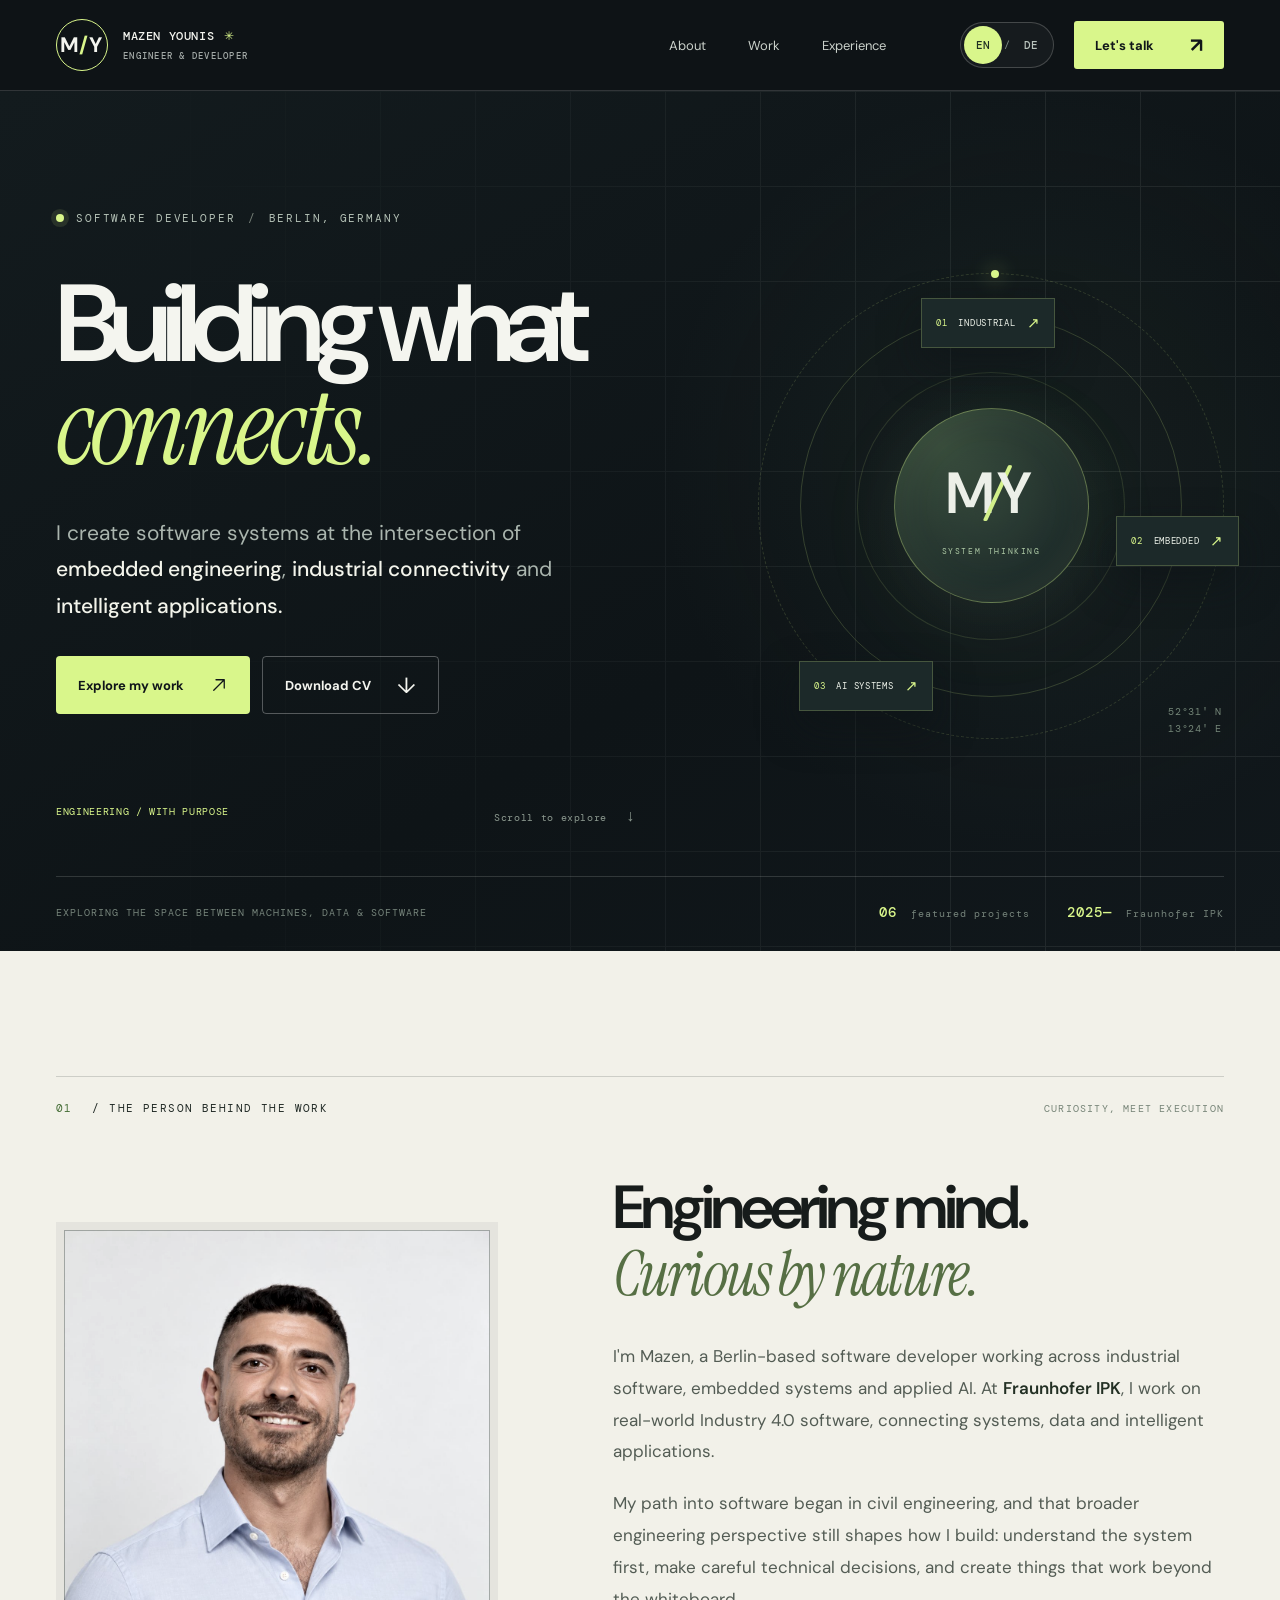
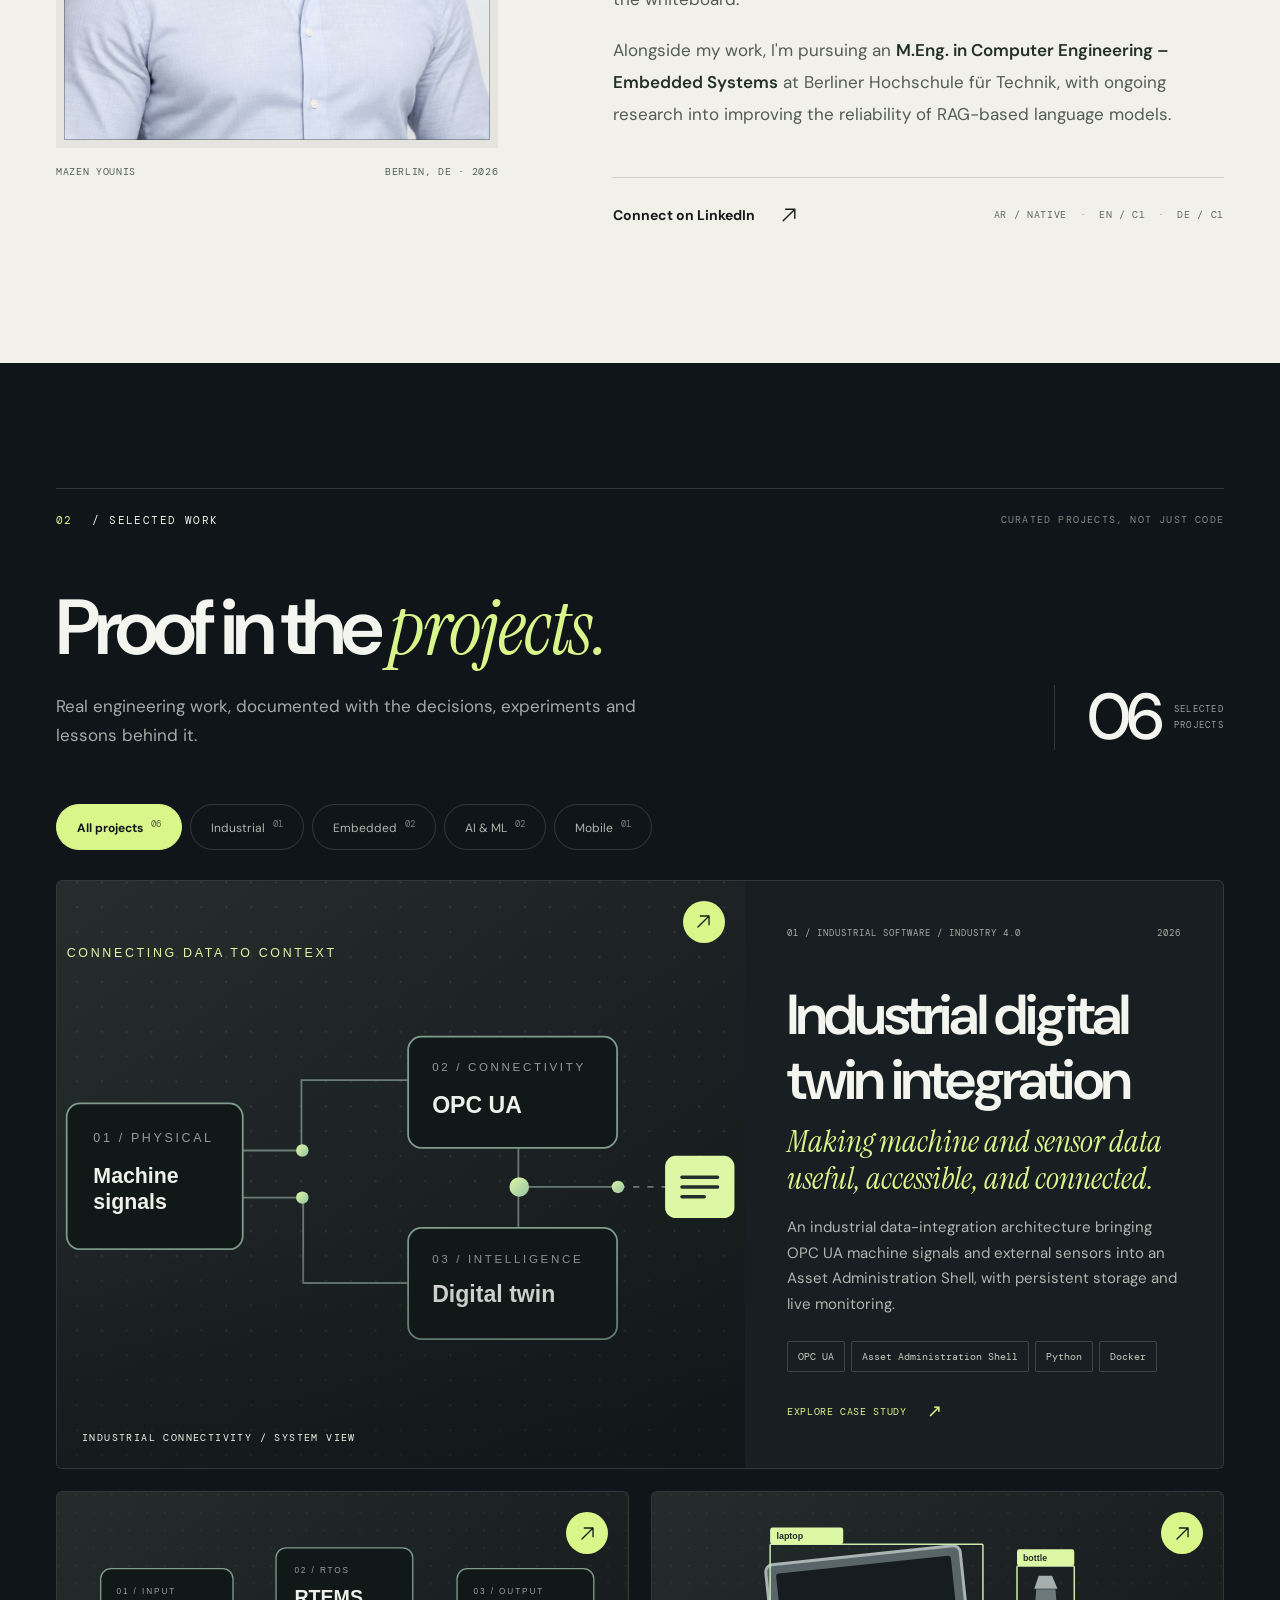
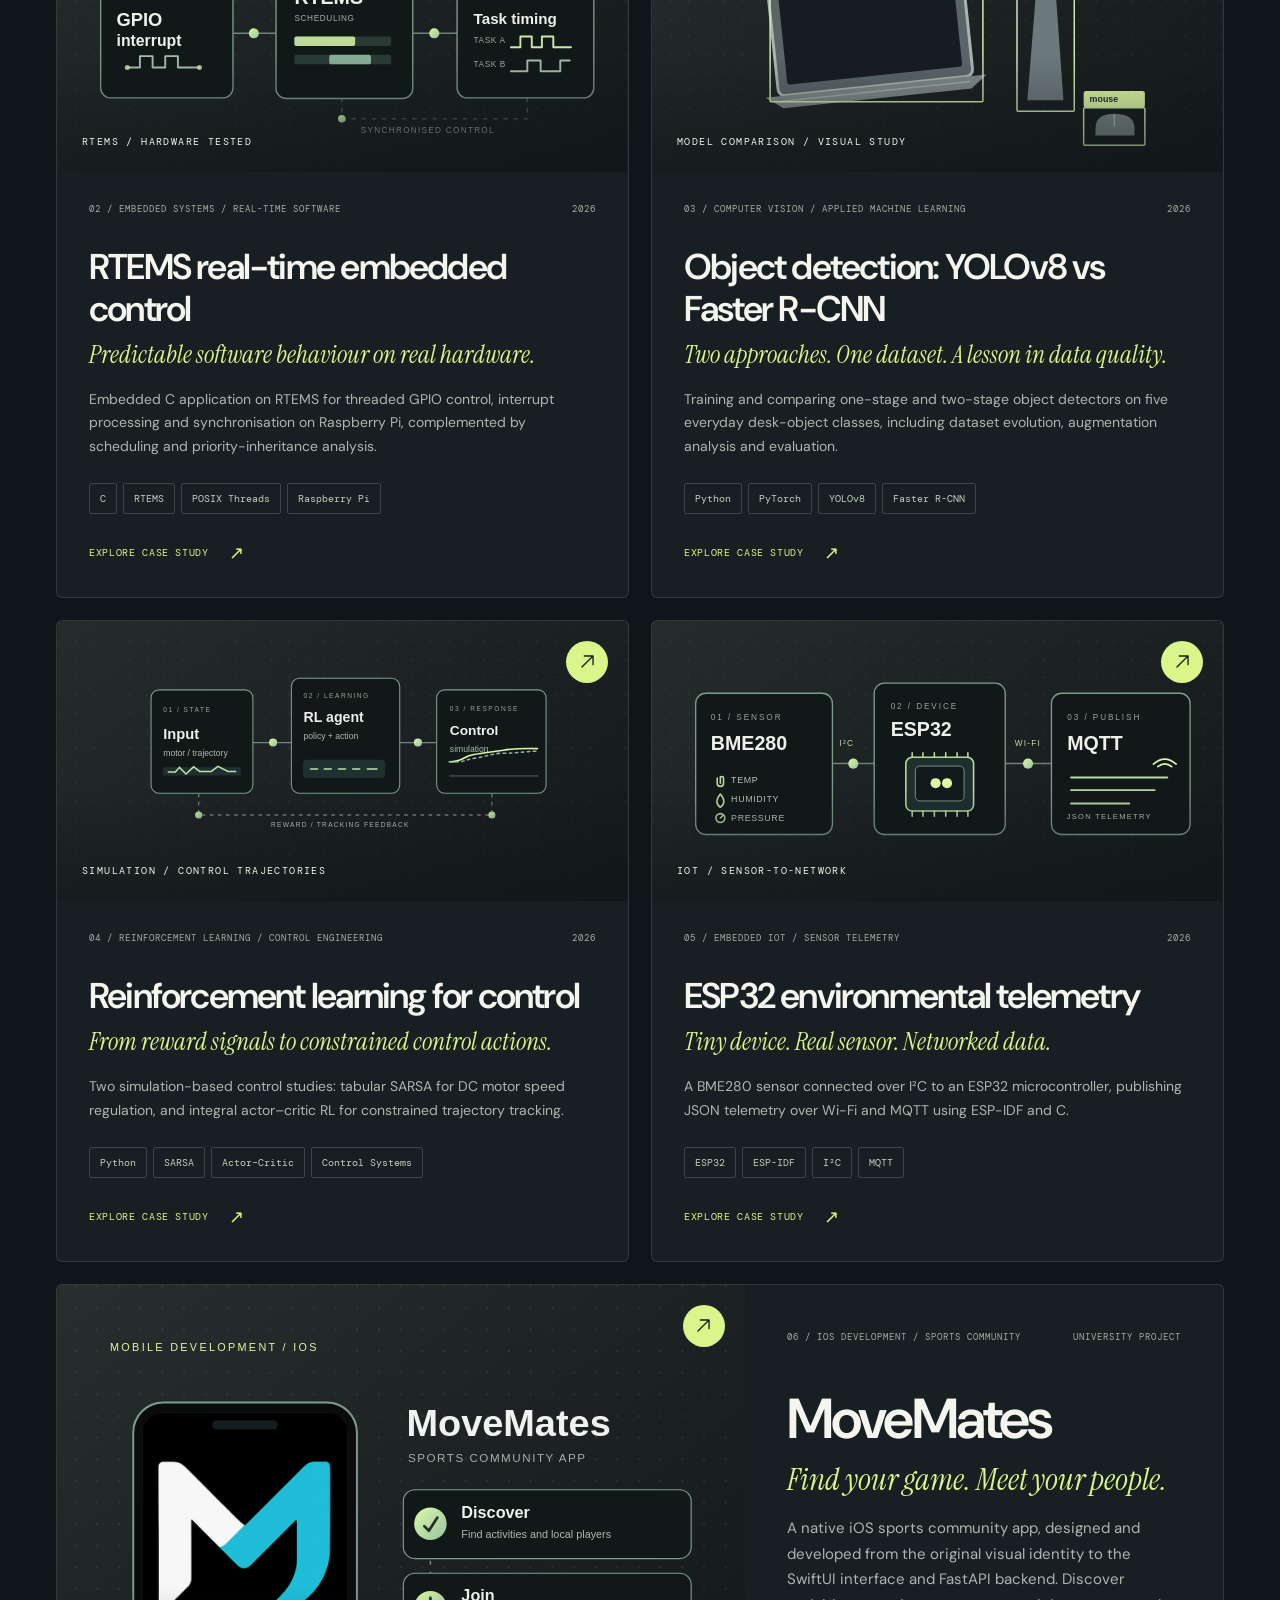
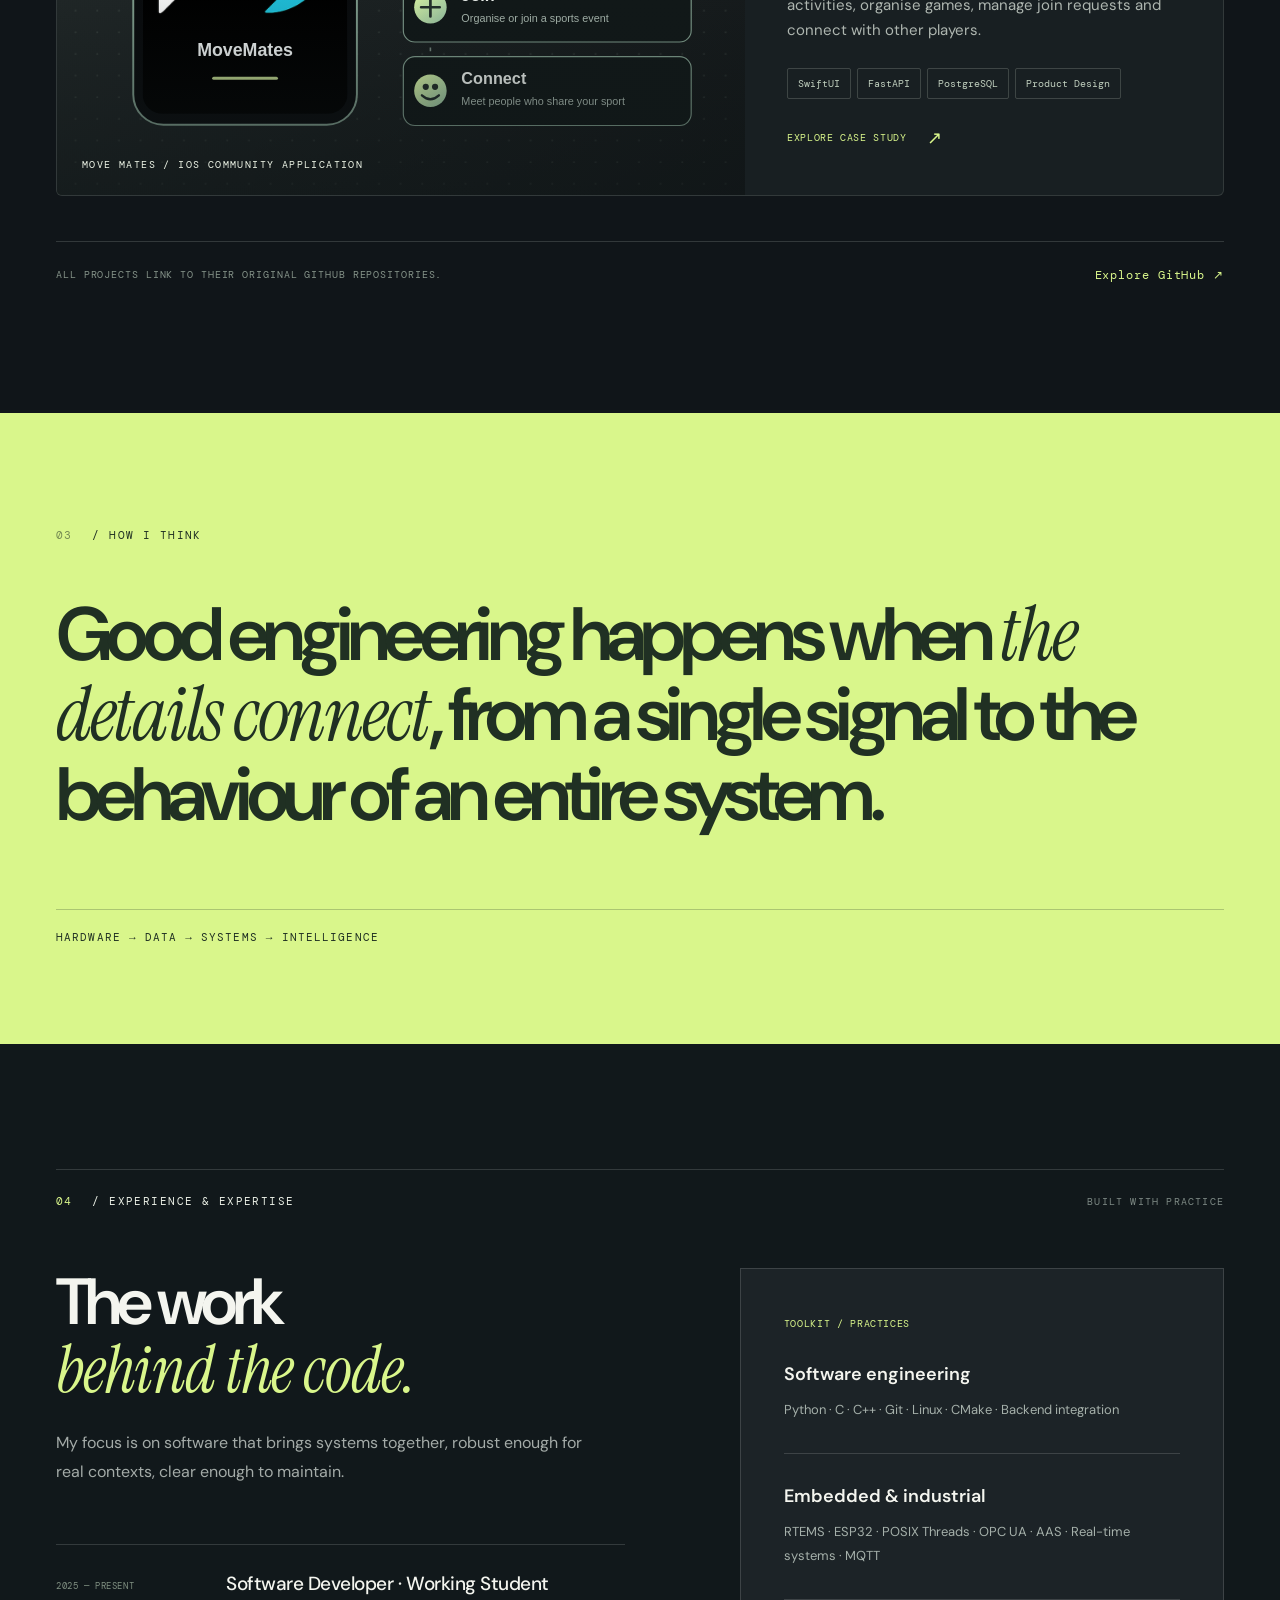
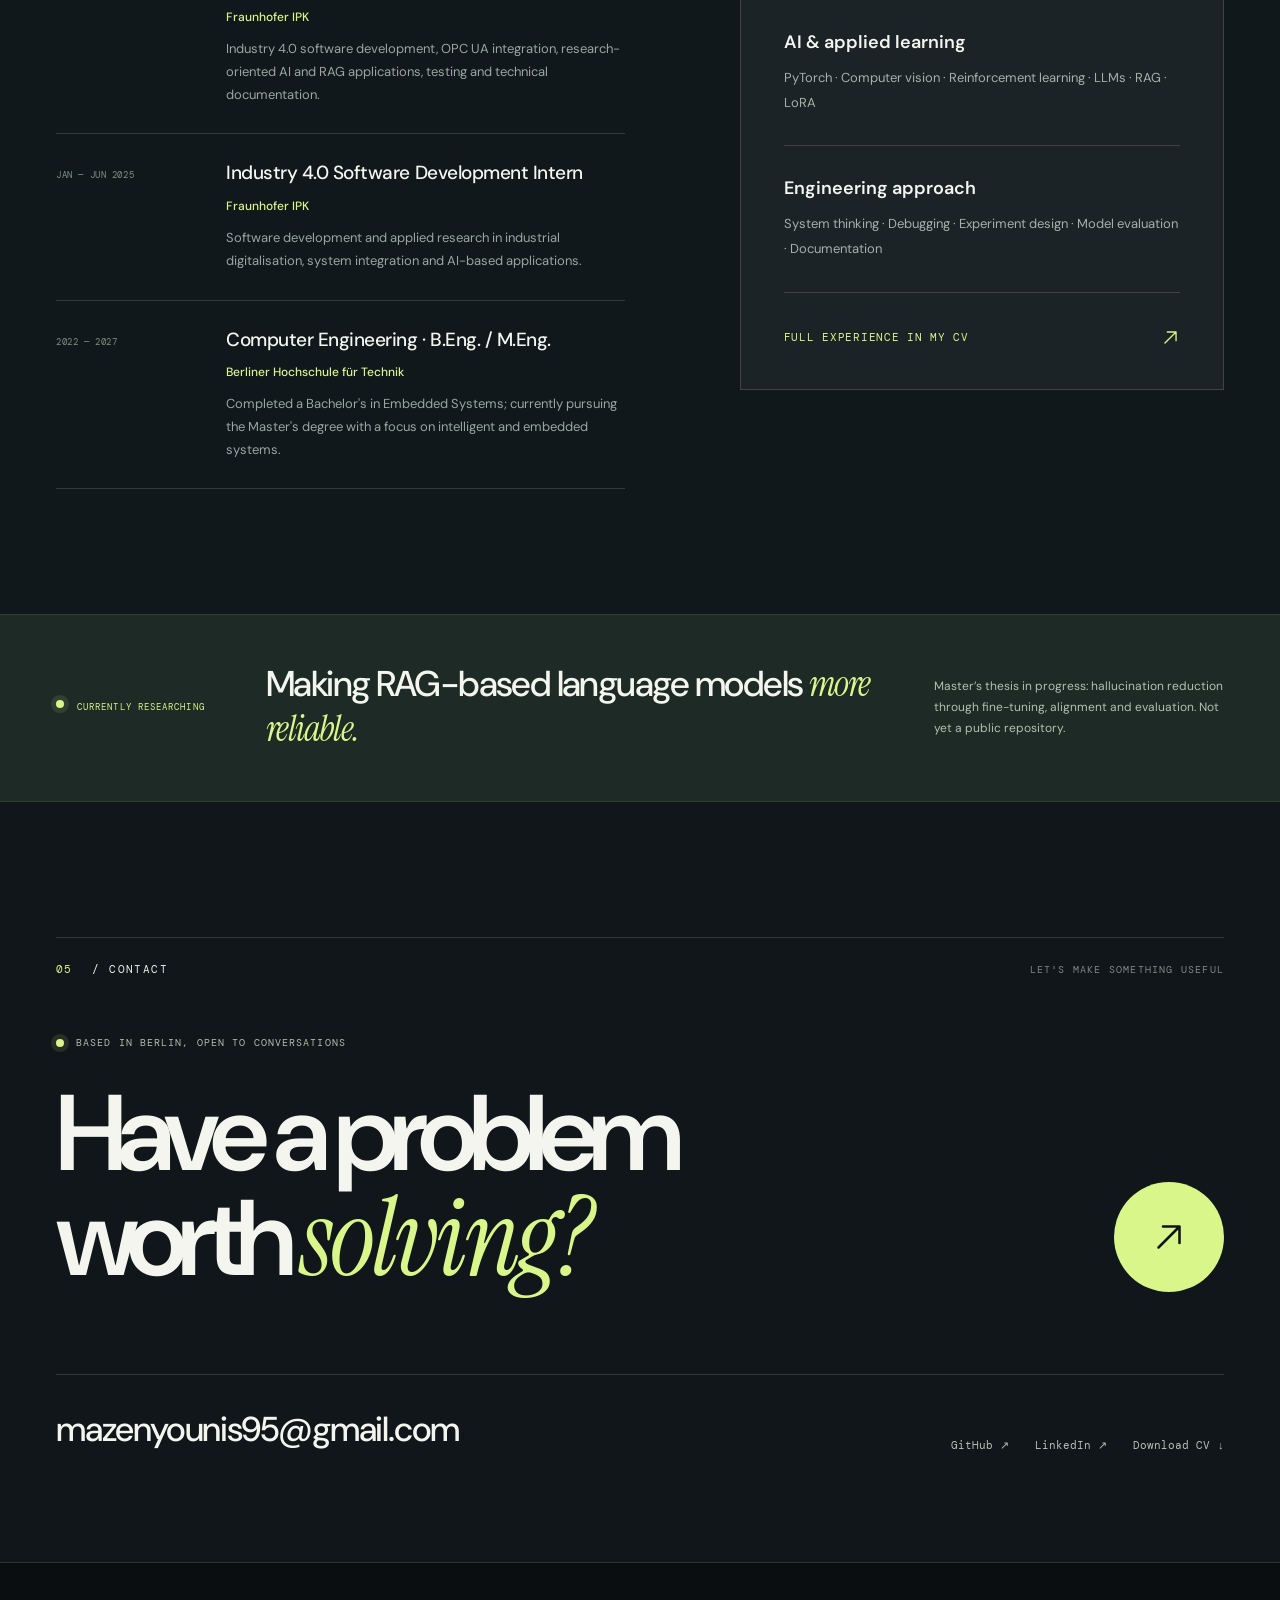
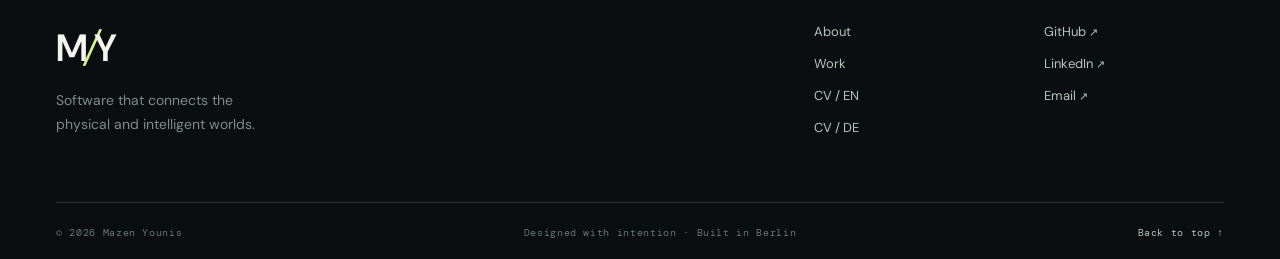
<file: index.html>
<!doctype html>
<html lang="en">
  <head>
    <meta charset="utf-8"/>
    <meta name="viewport" content="width=device-width, initial-scale=1"/>
    <meta name="color-scheme" content="dark light"/>
    <title>Mazen Younis — Software Developer | Embedded Systems & AI</title>
    <meta name="description" content="Mazen Younis is a Berlin-based software developer working across embedded systems, industrial software, real-time systems and applied AI. Explore selected projects and experience."/>
    <!-- English homepage; German equivalent will live at /de/index.html. -->
    <link rel="canonical" href="https://mazen-younis.github.io/"/>
    <link rel="alternate" hreflang="en" href="https://mazen-younis.github.io/"/>
    <link rel="alternate" hreflang="de" href="https://mazen-younis.github.io/de/"/>
    <link rel="alternate" hreflang="x-default" href="https://mazen-younis.github.io/"/>
    <meta property="og:url" content="https://mazen-younis.github.io/"/>
    <meta property="og:locale" content="en_GB"/>
    <meta property="og:locale:alternate" content="de_DE"/>
    <meta property="og:type" content="website"/>
    <meta property="og:title" content="Mazen Younis — Software Developer | Embedded Systems & AI"/>
    <meta property="og:description" content="Mazen Younis is a Berlin-based software developer working across embedded systems, industrial software, real-time systems and applied AI. Explore selected projects and experience."/>
    <meta property="og:image" content="assets/social-preview.png"/>
    <meta name="theme-color" content="#101519"/>
    <link rel="icon" type="image/svg+xml" href="assets/favicon.svg"/>
    <link rel="preconnect" href="https://fonts.googleapis.com"/>
    <link rel="preconnect" href="https://fonts.gstatic.com" crossorigin />
    <link href="https://fonts.googleapis.com/css2?family=DM+Mono:wght@400;500&family=DM+Sans:wght@400;500;600;700&family=Instrument+Serif:ital@0;1&display=swap" rel="stylesheet"/>
    <link rel="stylesheet" href="styles.css"/>
    <script>document.documentElement.classList.add('js')</script>
    <script defer src="script.js"></script>
  </head>
  <body>
    <a class="skip-link" href="#main">Skip to content</a>
    <div class="scroll-progress" id="scroll-progress" aria-hidden="true"></div>
    <header class="site-header" id="site-header">
      <div class="container nav-inner">
        <a class="brand" href="index.html" aria-label="Mazen Younis — home"><span class="brand-glyph">M<span class="brand-slash">/</span>Y</span><span class="brand-name">MAZEN YOUNIS <span class="brand-dot">✳</span><small>ENGINEER &amp; DEVELOPER</small></span></a>
        <nav class="desktop-nav" aria-label="Main navigation">
          <a href="index.html#about">About</a>
          <a href="index.html#work">Work</a>
          <a href="index.html#experience">Experience</a>
        </nav>
        <div class="nav-right">
          <!-- Language links remain usable without JavaScript.
               script.js preserves the current homepage section (e.g. #work). -->
          <nav class="language-switch" aria-label="Website language / Sprache">
            <a
              class="language-switch__link"
              href="index.html"
              lang="en"
              hreflang="en"
              aria-label="English (current language)"
              aria-current="page"
              data-language-switch
              data-preserve-hash
            >EN</a>
            <span class="language-switch__separator" aria-hidden="true">/</span>
            <a
              class="language-switch__link"
              href="de/index.html"
              lang="de"
              hreflang="de"
              aria-label="Deutsch – Zur deutschen Version wechseln"
              data-language-switch
              data-preserve-hash
            >DE</a>
          </nav>
          <a class="nav-contact" href="index.html#contact">Let's talk <span aria-hidden="true">↗</span></a>
          <button class="menu-toggle" type="button" id="menu-toggle" aria-controls="mobile-nav" aria-expanded="false" aria-label="Open menu"><span></span><span></span></button>
        </div>
      </div>
      <nav class="mobile-nav" id="mobile-nav" aria-label="Mobile navigation" hidden>
        <a href="index.html#about">About</a>
        <a href="index.html#work">Work</a>
        <a href="index.html#experience">Experience</a>
        <a href="index.html#contact">Contact</a>
      </nav>
    </header>
    <main id="main">
      <!-- HERO: Introduction and primary calls to action -->
      <section class="hero" id="home">
        <div class="container hero-container">
          <div class="hero-copy">
            <div class="eyebrow hero-eyebrow"><span class="signal-dot"></span> SOFTWARE DEVELOPER <span class="eyebrow-divider">/</span> BERLIN, GERMANY</div>
            <h1>Building what <em>connects.</em></h1>
            <p class="hero-lede">I create software systems at the intersection of <strong>embedded engineering</strong>, <strong>industrial connectivity</strong> and <strong>intelligent applications.</strong></p>
            <div class="hero-actions">
              <a class="button button-accent" href="#work">Explore my work <span><svg viewBox="0 0 24 24" fill="none" stroke="currentColor" stroke-width="1.7" stroke-linecap="round" stroke-linejoin="round" aria-hidden="true"><path d="M5 19 19 5M8 5h11v11"/></svg></span></a>
              <a class="button button-outline" href="assets/cv/Mazen_Younis_CV_EN.pdf" download>Download CV <span class="down-arrow">↓</span></a>
            </div>
            <div class="hero-under">
              <span class="index-tag">ENGINEERING / WITH PURPOSE</span>
              <span>Scroll to explore <span aria-hidden="true">↓</span></span>
            </div>
          </div>
          <div class="hero-object" aria-hidden="true">
            <div class="orbit orbit-one"></div>
            <div class="orbit orbit-two"></div>
            <div class="orbit orbit-three"></div>
            <div class="orbit-core">
              <div class="core-mark">M<span>/</span>Y</div>
              <span>SYSTEM THINKING</span>
            </div>
            <div class="orbit-satellite satellite-top"><span class="sat-index">01</span> INDUSTRIAL <b>↗</b></div>
            <div class="orbit-satellite satellite-right"><span class="sat-index">02</span> EMBEDDED <b>↗</b></div>
            <div class="orbit-satellite satellite-bottom"><span class="sat-index">03</span> AI SYSTEMS <b>↗</b></div>
            <div class="orbit-coordinate">52°31′ N<br/>13°24′ E</div>
          </div>
        </div>
        <div class="hero-bottom container">
          <span>EXPLORING THE SPACE BETWEEN MACHINES, DATA &amp; SOFTWARE</span>
          <div class="hero-metrics">
            <span><b>06</b> featured projects</span>
            <span><b>2025—</b> Fraunhofer IPK</span>
          </div>
        </div>
      </section>
      <!-- ABOUT: Biography and portrait -->
      <section class="section about-section" id="about">
        <div class="container">
          <div class="section-topline">
            <span class="section-label dark-label"><span class="label-no">01</span> / THE PERSON BEHIND THE WORK</span>
            <span class="section-sidenote dark-note">CURIOSITY, MEET EXECUTION</span>
          </div>
          <div class="about-grid">
            <div class="about-photo-wrap">
              <div class="about-photo"><img src="assets/img/mazen-portrait.webp" alt="Portrait of Mazen Younis" loading="lazy"/></div>
              <div class="photo-caption">
                <span>MAZEN YOUNIS</span>
                <span>BERLIN, DE · 2026</span>
              </div>
            </div>
            <div class="about-copy">
              <h2>Engineering mind.<br/><em>Curious by nature.</em></h2>
              <p>I'm Mazen, a Berlin-based software developer working across industrial software, embedded systems and applied AI. At <strong>Fraunhofer IPK</strong>, I work on real-world Industry 4.0 software, connecting systems, data and intelligent applications.</p>
              <p>My path into software began in civil engineering, and that broader engineering perspective still shapes how I build: understand the system first, make careful technical decisions, and create things that work beyond the whiteboard.</p>
              <p>Alongside my work, I'm pursuing an <strong>M.Eng. in Computer Engineering – Embedded Systems</strong> at Berliner Hochschule für Technik, with ongoing research into improving the reliability of RAG-based language models.</p>
              <div class="about-footer">
                <a href="https://www.linkedin.com/in/mazen-younis/" target="_blank" rel="noopener noreferrer" class="dark-text-link">Connect on LinkedIn <svg viewBox="0 0 24 24" fill="none" stroke="currentColor" stroke-width="1.7" stroke-linecap="round" stroke-linejoin="round" aria-hidden="true"><path d="M5 19 19 5M8 5h11v11"/></svg></a>
                <div class="language-note">AR / NATIVE <span>·</span> EN / C1 <span>·</span> DE / C1</div>
              </div>
            </div>
          </div>
        </div>
      </section>
      <!-- PROJECTS: Six selected engineering case studies -->
      <section class="section work-section" id="work">
        <div class="container">
          <div class="section-topline">
            <span class="section-label"><span class="label-no">02</span> / SELECTED WORK</span>
            <span class="section-sidenote">CURATED PROJECTS, NOT JUST CODE</span>
          </div>
          <div class="section-heading-row">
            <div>
              <h2>Proof in the <span class="serif-accent">projects.</span></h2>
              <p>Real engineering work, documented with the decisions, experiments and lessons behind it.</p>
            </div>
            <div class="count-block">
              <strong>06</strong>
              <span>SELECTED<br/>PROJECTS</span>
            </div>
          </div>
          <div class="filter-row" role="group" aria-label="Filter projects">
            <button class="filter-btn active" type="button" data-filter="All" aria-pressed="true">All projects <sup>06</sup></button>
            <button class="filter-btn" type="button" data-filter="Industrial" aria-pressed="false">Industrial <sup>01</sup></button>
            <button class="filter-btn" type="button" data-filter="Embedded" aria-pressed="false">Embedded <sup>02</sup></button>
            <button class="filter-btn" type="button" data-filter="AI" aria-pressed="false">AI &amp; ML <sup>02</sup></button>
            <button class="filter-btn" type="button" data-filter="Mobile" aria-pressed="false">Mobile <sup>01</sup></button>
          </div>
          <div class="projects-grid">
            <article class="project-card featured" data-category="Industrial" data-order="01" tabindex="-1">
              <a class="project-card-link" href="projects/industrial-digital-twin.html" aria-label="Explore project: Industrial digital twin integration">
                <div class="project-art art-industrial art-featured">
                  <img loading="lazy" src="assets/img/industrial-systems.svg" alt="Concept illustration of industrial signal flow into digital twin services"/>
                  <span class="art-label">INDUSTRIAL CONNECTIVITY / SYSTEM VIEW</span>
                  <span class="art-arrow"><svg viewBox="0 0 24 24" fill="none" stroke="currentColor" stroke-width="1.7" stroke-linecap="round" stroke-linejoin="round" aria-hidden="true"><path d="M5 19 19 5M8 5h11v11"/></svg></span>
                </div>
                <div class="project-card-body">
                  <div class="project-meta">
                    <span>01 / Industrial software / Industry 4.0</span>
                    <span>2026</span>
                  </div>
                  <h3>Industrial digital twin integration</h3>
                  <p class="project-sentence">Making machine and sensor data useful, accessible, and connected.</p>
                  <p class="project-summary">An industrial data-integration architecture bringing OPC UA machine signals and external sensors into an Asset Administration Shell, with persistent storage and live monitoring.</p>
                  <div class="tag-list">
                    <span class="tag">OPC UA</span>
                    <span class="tag">Asset Administration Shell</span>
                    <span class="tag">Python</span>
                    <span class="tag">Docker</span>
                  </div>
                  <span class="text-link">Explore case study <span aria-hidden="true">↗</span></span>
                </div>
              </a>
            </article>
            <article class="project-card " data-category="Embedded" data-order="02" tabindex="-1">
              <a class="project-card-link" href="projects/rtems-real-time-control.html" aria-label="Explore project: RTEMS real-time embedded control">
                <div class="project-art art-embedded ">
                  <img loading="lazy" src="assets/img/rtems-systems.svg" alt="Concept illustration of GPIO interrupts, RTEMS scheduling and real-time task timing"/>
                  <span class="art-label">RTEMS / HARDWARE TESTED</span>
                  <span class="art-arrow"><svg viewBox="0 0 24 24" fill="none" stroke="currentColor" stroke-width="1.7" stroke-linecap="round" stroke-linejoin="round" aria-hidden="true"><path d="M5 19 19 5M8 5h11v11"/></svg></span>
                </div>
                <div class="project-card-body">
                  <div class="project-meta">
                    <span>02 / Embedded systems / Real-time software</span>
                    <span>2026</span>
                  </div>
                  <h3>RTEMS real-time embedded control</h3>
                  <p class="project-sentence">Predictable software behaviour on real hardware.</p>
                  <p class="project-summary">Embedded C application on RTEMS for threaded GPIO control, interrupt processing and synchronisation on Raspberry Pi, complemented by scheduling and priority-inheritance analysis.</p>
                  <div class="tag-list">
                    <span class="tag">C</span>
                    <span class="tag">RTEMS</span>
                    <span class="tag">POSIX Threads</span>
                    <span class="tag">Raspberry Pi</span>
                  </div>
                  <span class="text-link">Explore case study <span aria-hidden="true">↗</span></span>
                </div>
              </a>
            </article>
            <article class="project-card " data-category="AI" data-order="03" tabindex="-1">
              <a class="project-card-link" href="projects/computer-vision-detection.html" aria-label="Explore project: Object detection: YOLOv8 vs Faster R-CNN">
                <div class="project-art art-ai ">
                  <img loading="lazy" src="assets/img/vision-concept.svg" alt="Illustration of object detection bounding boxes over desktop objects; not an actual model prediction"/>
                  <span class="art-label">MODEL COMPARISON / VISUAL STUDY</span>
                  <span class="art-arrow"><svg viewBox="0 0 24 24" fill="none" stroke="currentColor" stroke-width="1.7" stroke-linecap="round" stroke-linejoin="round" aria-hidden="true"><path d="M5 19 19 5M8 5h11v11"/></svg></span>
                </div>
                <div class="project-card-body">
                  <div class="project-meta">
                    <span>03 / Computer vision / Applied machine learning</span>
                    <span>2026</span>
                  </div>
                  <h3>Object detection: YOLOv8 vs Faster R-CNN</h3>
                  <p class="project-sentence">Two approaches. One dataset. A lesson in data quality.</p>
                  <p class="project-summary">Training and comparing one-stage and two-stage object detectors on five everyday desk-object classes, including dataset evolution, augmentation analysis and evaluation.</p>
                  <div class="tag-list">
                    <span class="tag">Python</span>
                    <span class="tag">PyTorch</span>
                    <span class="tag">YOLOv8</span>
                    <span class="tag">Faster R-CNN</span>
                  </div>
                  <span class="text-link">Explore case study <span aria-hidden="true">↗</span></span>
                </div>
              </a>
            </article>
            <article class="project-card " data-category="AI" data-order="04" tabindex="-1">
              <a class="project-card-link" href="projects/reinforcement-learning-control.html" aria-label="Explore project: Reinforcement learning for control">
                <div class="project-art art-ai ">
                  <img loading="lazy" src="assets/img/rl-control.svg" alt="Concept illustration of reinforcement learning control, a simulated response and reward feedback"/>
                  <span class="art-label">SIMULATION / CONTROL TRAJECTORIES</span>
                  <span class="art-arrow"><svg viewBox="0 0 24 24" fill="none" stroke="currentColor" stroke-width="1.7" stroke-linecap="round" stroke-linejoin="round" aria-hidden="true"><path d="M5 19 19 5M8 5h11v11"/></svg></span>
                </div>
                <div class="project-card-body">
                  <div class="project-meta">
                    <span>04 / Reinforcement learning / Control engineering</span>
                    <span>2026</span>
                  </div>
                  <h3>Reinforcement learning for control</h3>
                  <p class="project-sentence">From reward signals to constrained control actions.</p>
                  <p class="project-summary">Two simulation-based control studies: tabular SARSA for DC motor speed regulation, and integral actor–critic RL for constrained trajectory tracking.</p>
                  <div class="tag-list">
                    <span class="tag">Python</span>
                    <span class="tag">SARSA</span>
                    <span class="tag">Actor–Critic</span>
                    <span class="tag">Control Systems</span>
                  </div>
                  <span class="text-link">Explore case study <span aria-hidden="true">↗</span></span>
                </div>
              </a>
            </article>
            <article class="project-card " data-category="Embedded" data-order="05" tabindex="-1">
              <a class="project-card-link" href="projects/esp32-iot-telemetry.html" aria-label="Explore project: ESP32 environmental telemetry">
                <div class="project-art art-embedded ">
                  <img loading="lazy" src="assets/img/iot-telemetry.svg" alt="Concept diagram showing BME280 sensor measurements, ESP32 and MQTT telemetry"/>
                  <span class="art-label">IOT / SENSOR-TO-NETWORK</span>
                  <span class="art-arrow"><svg viewBox="0 0 24 24" fill="none" stroke="currentColor" stroke-width="1.7" stroke-linecap="round" stroke-linejoin="round" aria-hidden="true"><path d="M5 19 19 5M8 5h11v11"/></svg></span>
                </div>
                <div class="project-card-body">
                  <div class="project-meta">
                    <span>05 / Embedded IoT / Sensor telemetry</span>
                    <span>2026</span>
                  </div>
                  <h3>ESP32 environmental telemetry</h3>
                  <p class="project-sentence">Tiny device. Real sensor. Networked data.</p>
                  <p class="project-summary">A BME280 sensor connected over I²C to an ESP32 microcontroller, publishing JSON telemetry over Wi-Fi and MQTT using ESP-IDF and C.</p>
                  <div class="tag-list">
                    <span class="tag">ESP32</span>
                    <span class="tag">ESP-IDF</span>
                    <span class="tag">I²C</span>
                    <span class="tag">MQTT</span>
                  </div>
                  <span class="text-link">Explore case study <span aria-hidden="true">↗</span></span>
                </div>
              </a>
            </article>
            <article class="project-card featured" data-category="Mobile" data-order="06" tabindex="-1">
              <a class="project-card-link" href="projects/movemates-ios-app.html" aria-label="Explore project: MoveMates iOS sports community application">
                <div class="project-art art-featured">
                  <img loading="lazy" src="assets/img/movemates-cover.svg" alt="MoveMates original logo within a dark, lime-accented sports app illustration"/>
                  <span class="art-label">MOVE MATES / IOS COMMUNITY APPLICATION</span>
                  <span class="art-arrow"><svg viewBox="0 0 24 24" fill="none" stroke="currentColor" stroke-width="1.7" stroke-linecap="round" stroke-linejoin="round" aria-hidden="true"><path d="M5 19 19 5M8 5h11v11"/></svg></span>
                </div>
                <div class="project-card-body">
                  <div class="project-meta">
                    <span>06 / iOS development / Sports community</span>
                    <span>University project</span>
                  </div>
                  <h3>MoveMates</h3>
                  <p class="project-sentence">Find your game. Meet your people.</p>
                  <p class="project-summary">A native iOS sports community app, designed and developed from the original visual identity to the SwiftUI interface and FastAPI backend. Discover activities, organise games, manage join requests and connect with other players.</p>
                  <div class="tag-list">
                    <span class="tag">SwiftUI</span>
                    <span class="tag">FastAPI</span>
                    <span class="tag">PostgreSQL</span>
                    <span class="tag">Product Design</span>
                  </div>
                  <span class="text-link">Explore case study <span aria-hidden="true">↗</span></span>
                </div>
              </a>
            </article>
          </div>
          <div class="projects-end">
            <span>ALL PROJECTS LINK TO THEIR ORIGINAL GITHUB REPOSITORIES.</span>
            <a href="https://github.com/mazen-younis" target="_blank" rel="noopener noreferrer">Explore GitHub ↗</a>
          </div>
        </div>
      </section>
      <!-- PHILOSOPHY: How I think -->
      <section class="manifesto">
        <div class="container manifesto-inner">
          <span class="section-label light-label"><span class="label-no">03</span> / HOW I THINK</span>
          <p>Good engineering happens when <em>the details connect</em>, from a single signal to the behaviour of an entire system.</p>
          <div class="manifesto-foot"><span>HARDWARE → DATA → SYSTEMS → INTELLIGENCE</span></div>
        </div>
      </section>
      <!-- EXPERIENCE: Timeline and technical skills -->
      <section class="section expertise-section" id="experience">
        <div class="container">
          <div class="section-topline">
            <span class="section-label"><span class="label-no">04</span> / EXPERIENCE &amp; EXPERTISE</span>
            <span class="section-sidenote">BUILT WITH PRACTICE</span>
          </div>
          <div class="experience-grid">
            <div>
              <h2>The work<br/><span class="serif-accent">behind the code.</span></h2>
              <p class="experience-intro">My focus is on software that brings systems together, robust enough for real contexts, clear enough to maintain.</p>
              <div class="timeline">
                <div class="timeline-entry">
                  <span class="timeline-year">2025 — PRESENT</span>
                  <div>
                    <h3>Software Developer · Working Student</h3>
                    <strong>Fraunhofer IPK</strong>
                    <p>Industry 4.0 software development, OPC UA integration, research-oriented AI and RAG applications, testing and technical documentation.</p>
                  </div>
                </div>
                <div class="timeline-entry">
                  <span class="timeline-year">JAN — JUN 2025</span>
                  <div>
                    <h3>Industry 4.0 Software Development Intern</h3>
                    <strong>Fraunhofer IPK</strong>
                    <p>Software development and applied research in industrial digitalisation, system integration and AI-based applications.</p>
                  </div>
                </div>
                <div class="timeline-entry">
                  <span class="timeline-year">2022 — 2027</span>
                  <div>
                    <h3>Computer Engineering · B.Eng. / M.Eng.</h3>
                    <strong>Berliner Hochschule für Technik</strong>
                    <p>Completed a Bachelor's in Embedded Systems; currently pursuing the Master's degree with a focus on intelligent and embedded systems.</p>
                  </div>
                </div>
              </div>
            </div>
            <div class="expertise-panel">
              <span class="tiny-label">TOOLKIT / PRACTICES</span>
              <div class="skill-group">
                <h3>Software engineering</h3>
                <p>Python · C · C++ · Git · Linux · CMake · Backend integration</p>
              </div>
              <div class="skill-group">
                <h3>Embedded &amp; industrial</h3>
                <p>RTEMS · ESP32 · POSIX Threads · OPC UA · AAS · Real-time systems · MQTT</p>
              </div>
              <div class="skill-group">
                <h3>AI &amp; applied learning</h3>
                <p>PyTorch · Computer vision · Reinforcement learning · LLMs · RAG · LoRA</p>
              </div>
              <div class="skill-group">
                <h3>Engineering approach</h3>
                <p>System thinking · Debugging · Experiment design · Model evaluation · Documentation</p>
              </div>
              <a class="skill-bottom" href="assets/cv/Mazen_Younis_CV_EN.pdf" download>Full experience in my CV <span><svg viewBox="0 0 24 24" fill="none" stroke="currentColor" stroke-width="1.7" stroke-linecap="round" stroke-linejoin="round" aria-hidden="true"><path d="M5 19 19 5M8 5h11v11"/></svg></span></a>
            </div>
          </div>
        </div>
      </section>
      <!-- RESEARCH: Master's thesis in progress -->
      <section class="research-strip">
        <div class="container research-inner">
          <div class="research-indicator"><span class="signal-dot"></span> CURRENTLY RESEARCHING</div>
          <h3>Making RAG-based language models <em>more reliable.</em></h3>
          <p>Master’s thesis in progress: hallucination reduction through fine-tuning, alignment and evaluation. Not yet a public repository.</p>
        </div>
      </section>
      <!-- CONTACT: Email and professional profiles -->
      <section class="contact-section" id="contact">
        <div class="container">
          <div class="section-topline">
            <span class="section-label"><span class="label-no">05</span> / CONTACT</span>
            <span class="section-sidenote">LET'S MAKE SOMETHING USEFUL</span>
          </div>
          <div class="contact-main">
            <div>
              <span class="available-line"><span class="signal-dot"></span> BASED IN BERLIN, OPEN TO CONVERSATIONS</span>
              <h2>Have a problem<br/>worth <em>solving?</em></h2>
            </div>
            <a class="contact-mail" href="mailto:mazenyounis95@gmail.com" aria-label="Send Mazen an email"><svg viewBox="0 0 24 24" fill="none" stroke="currentColor" stroke-width="1.7" stroke-linecap="round" stroke-linejoin="round" aria-hidden="true"><path d="M5 19 19 5M8 5h11v11"/></svg></a>
          </div>
          <div class="contact-bottom">
            <a class="contact-email" href="mailto:mazenyounis95@gmail.com">mazenyounis95@gmail.com</a>
            <div class="contact-external">
              <a href="https://github.com/mazen-younis" target="_blank" rel="noopener noreferrer">GitHub ↗</a>
              <a href="https://www.linkedin.com/in/mazen-younis/" target="_blank" rel="noopener noreferrer">LinkedIn ↗</a>
              <a href="assets/cv/Mazen_Younis_CV_EN.pdf" download>Download CV ↓</a>
            </div>
          </div>
        </div>
      </section>
    </main>
    <footer class="site-footer">
      <div class="container">
        <div class="footer-top">
          <div>
            <a href="index.html" class="footer-monogram">M<span>/</span>Y</a>
            <p>Software that connects the<br/>physical and intelligent worlds.</p>
          </div>
          <div class="footer-links">
            <a href="index.html#about">About</a>
            <a href="index.html#work">Work</a>
            <a href="assets/cv/Mazen_Younis_CV_EN.pdf" download>CV / EN</a>
            <a href="assets/cv/Mazen_Younis_CV_DE.pdf" download>CV / DE</a>
          </div>
          <div class="footer-links">
            <a href="https://github.com/mazen-younis" target="_blank" rel="noopener noreferrer">GitHub <span class="footer-arrow" aria-hidden="true">↗</span></a>
            <a href="https://www.linkedin.com/in/mazen-younis/" target="_blank" rel="noopener noreferrer">LinkedIn <span class="footer-arrow" aria-hidden="true">↗</span></a>
            <a href="mailto:mazenyounis95@gmail.com">Email <span class="footer-arrow" aria-hidden="true">↗</span></a>
          </div>
        </div>
        <div class="footer-bottom">
          <span>© 2026 Mazen Younis</span>
          <span>Designed with intention · Built in Berlin</span>
          <a href="#main">Back to top ↑</a>
        </div>
      </div>
    </footer>
  </body>
</html>
</file>
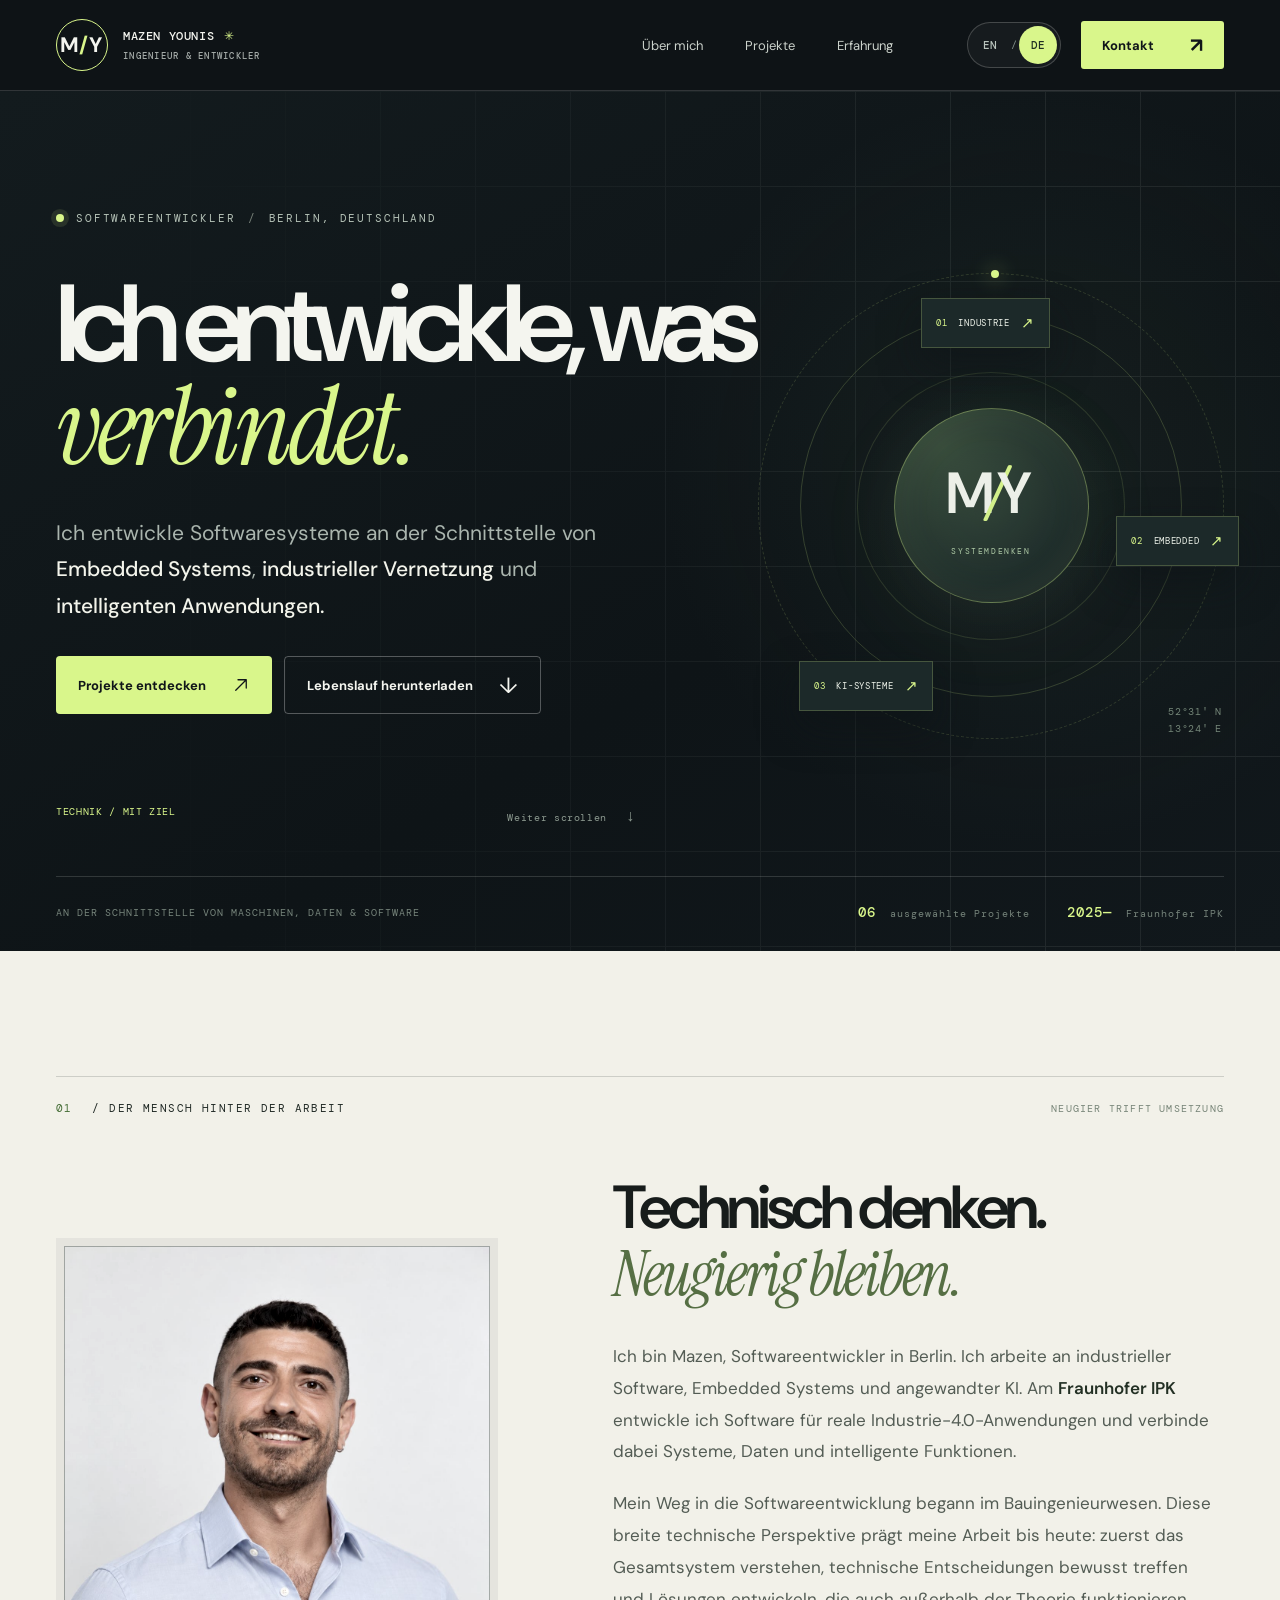
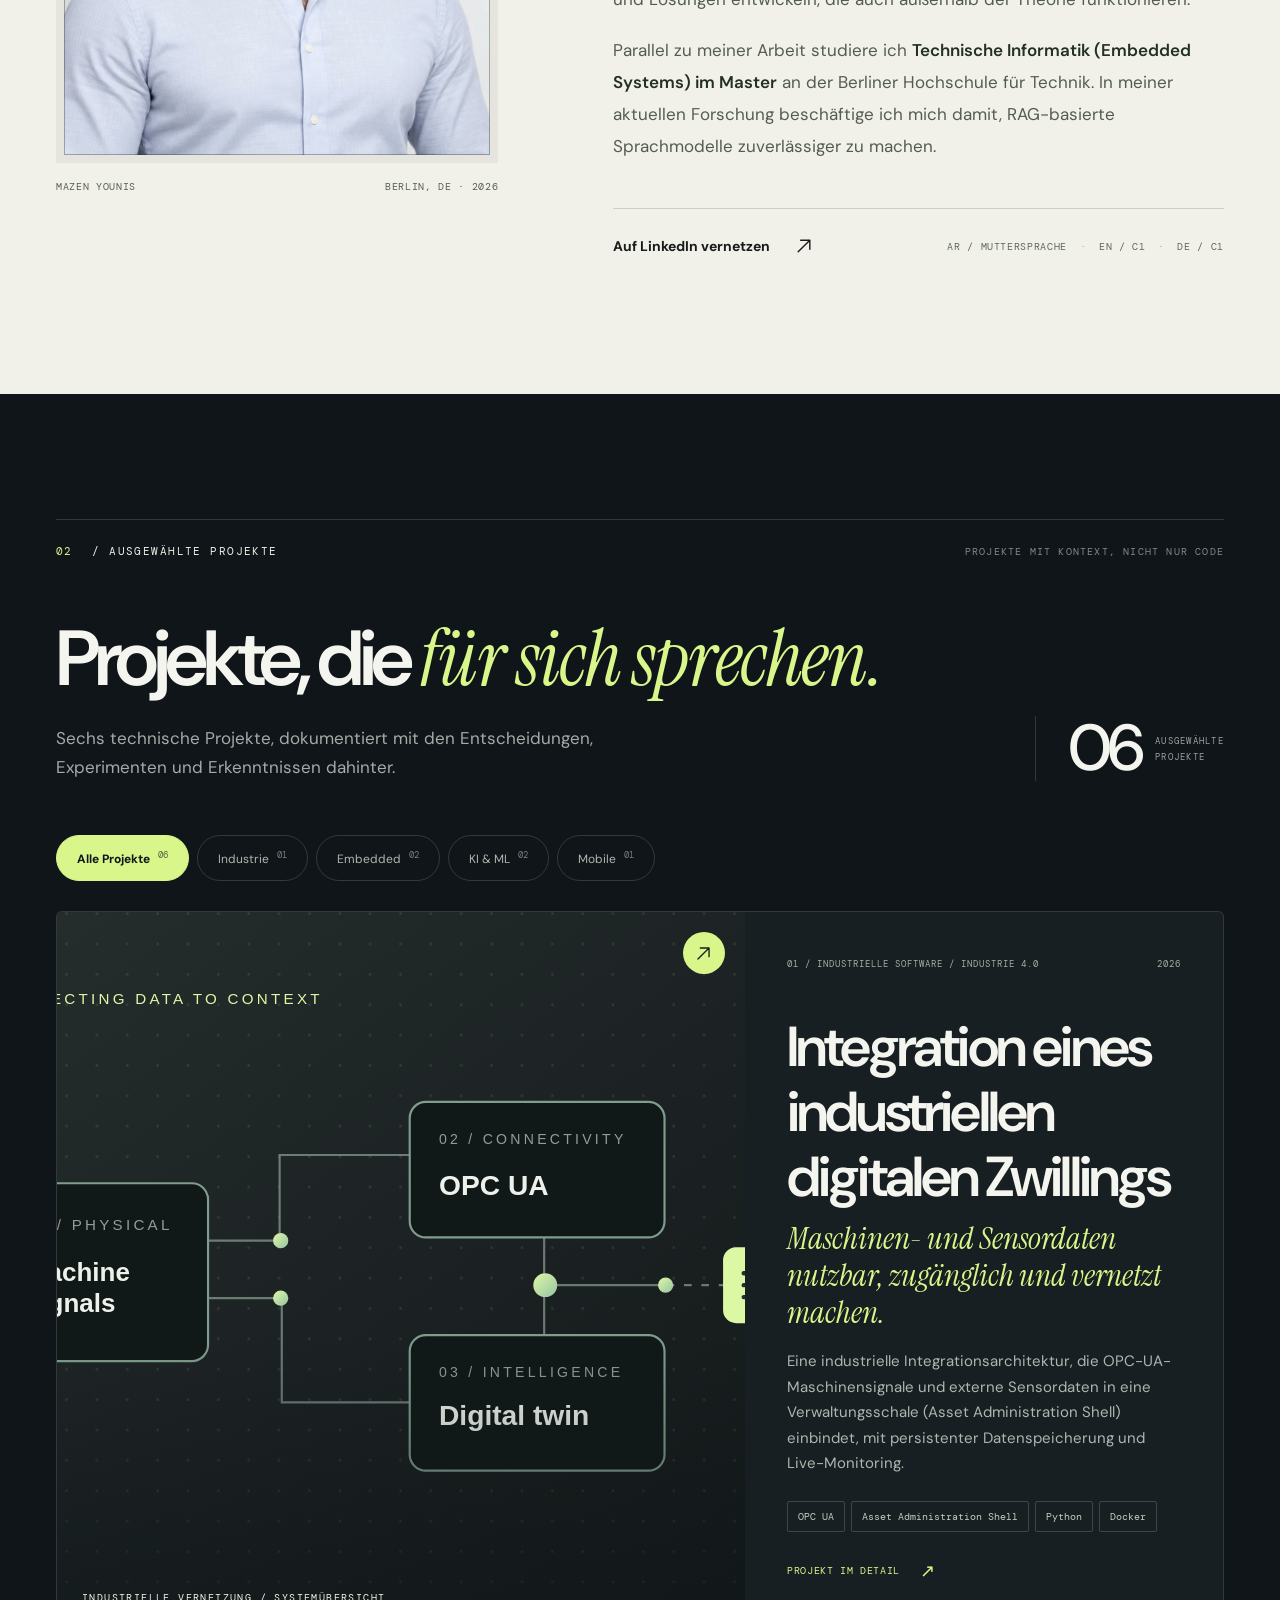
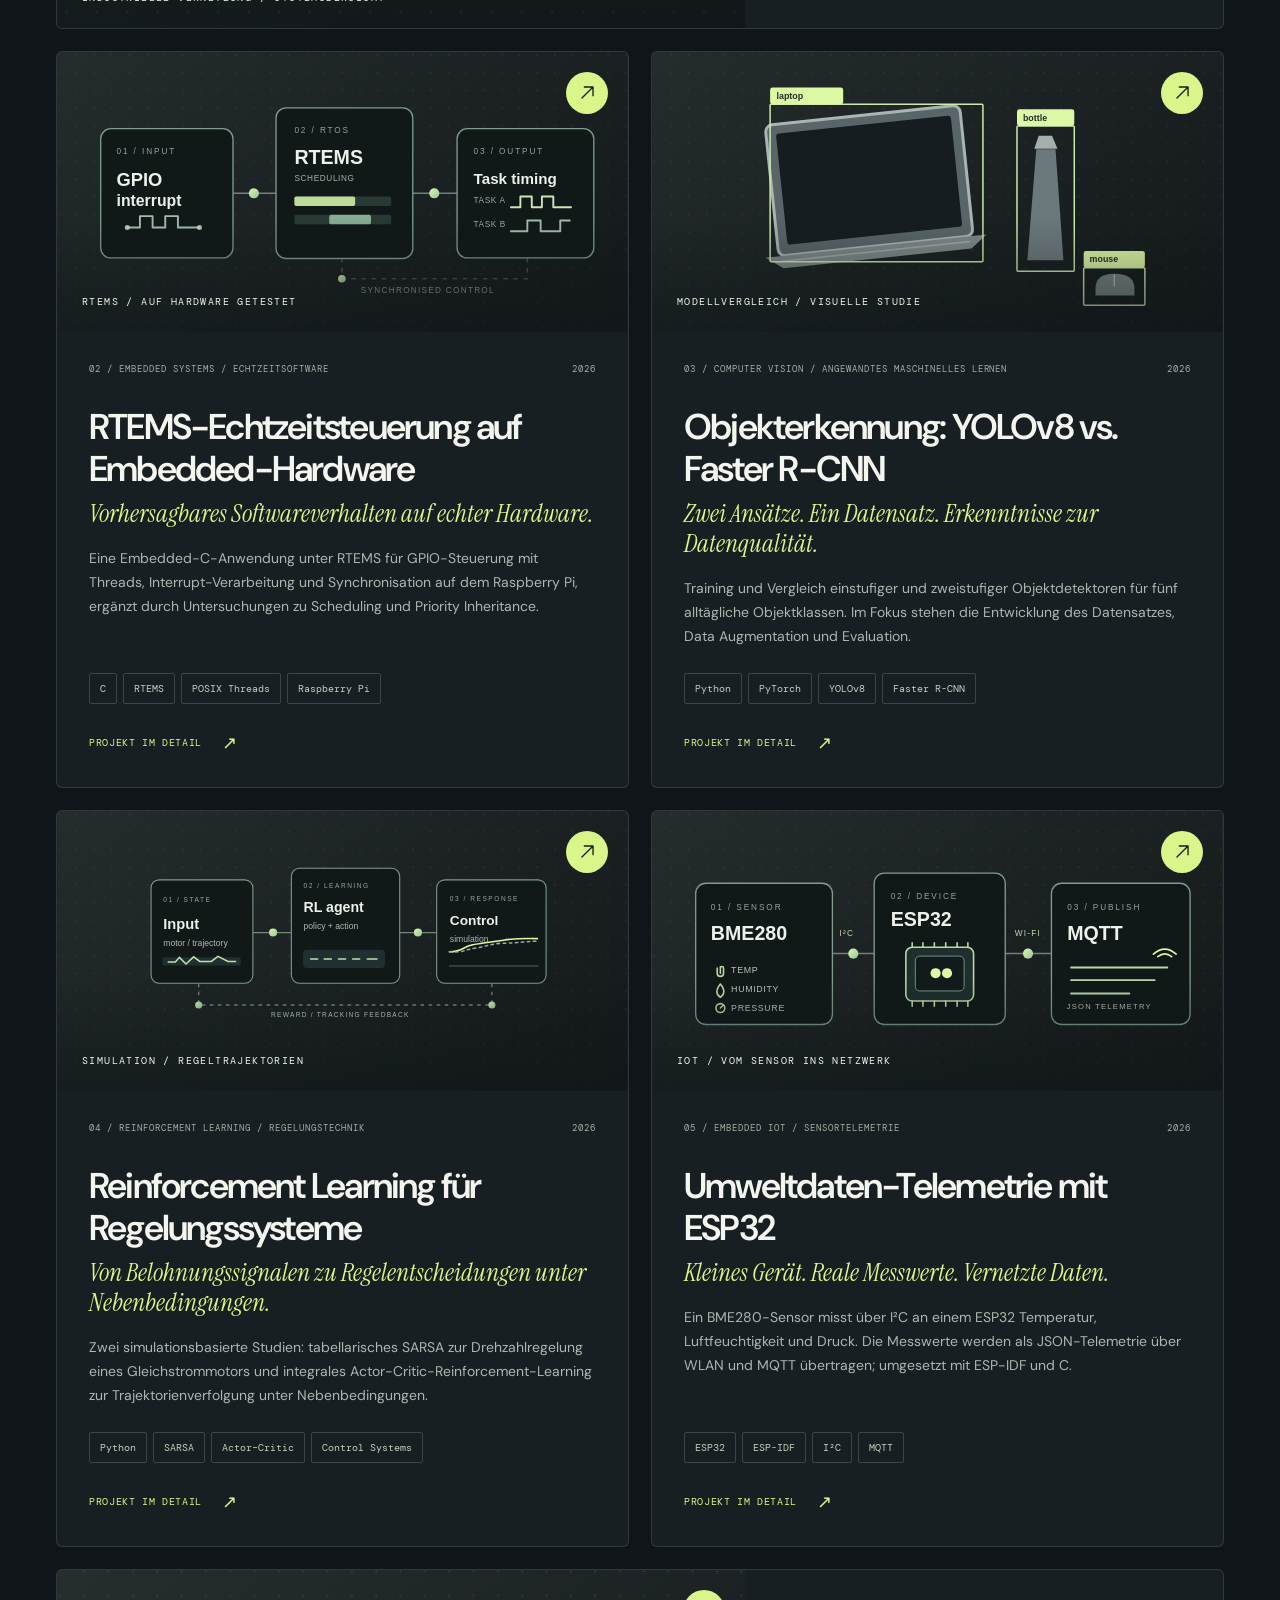
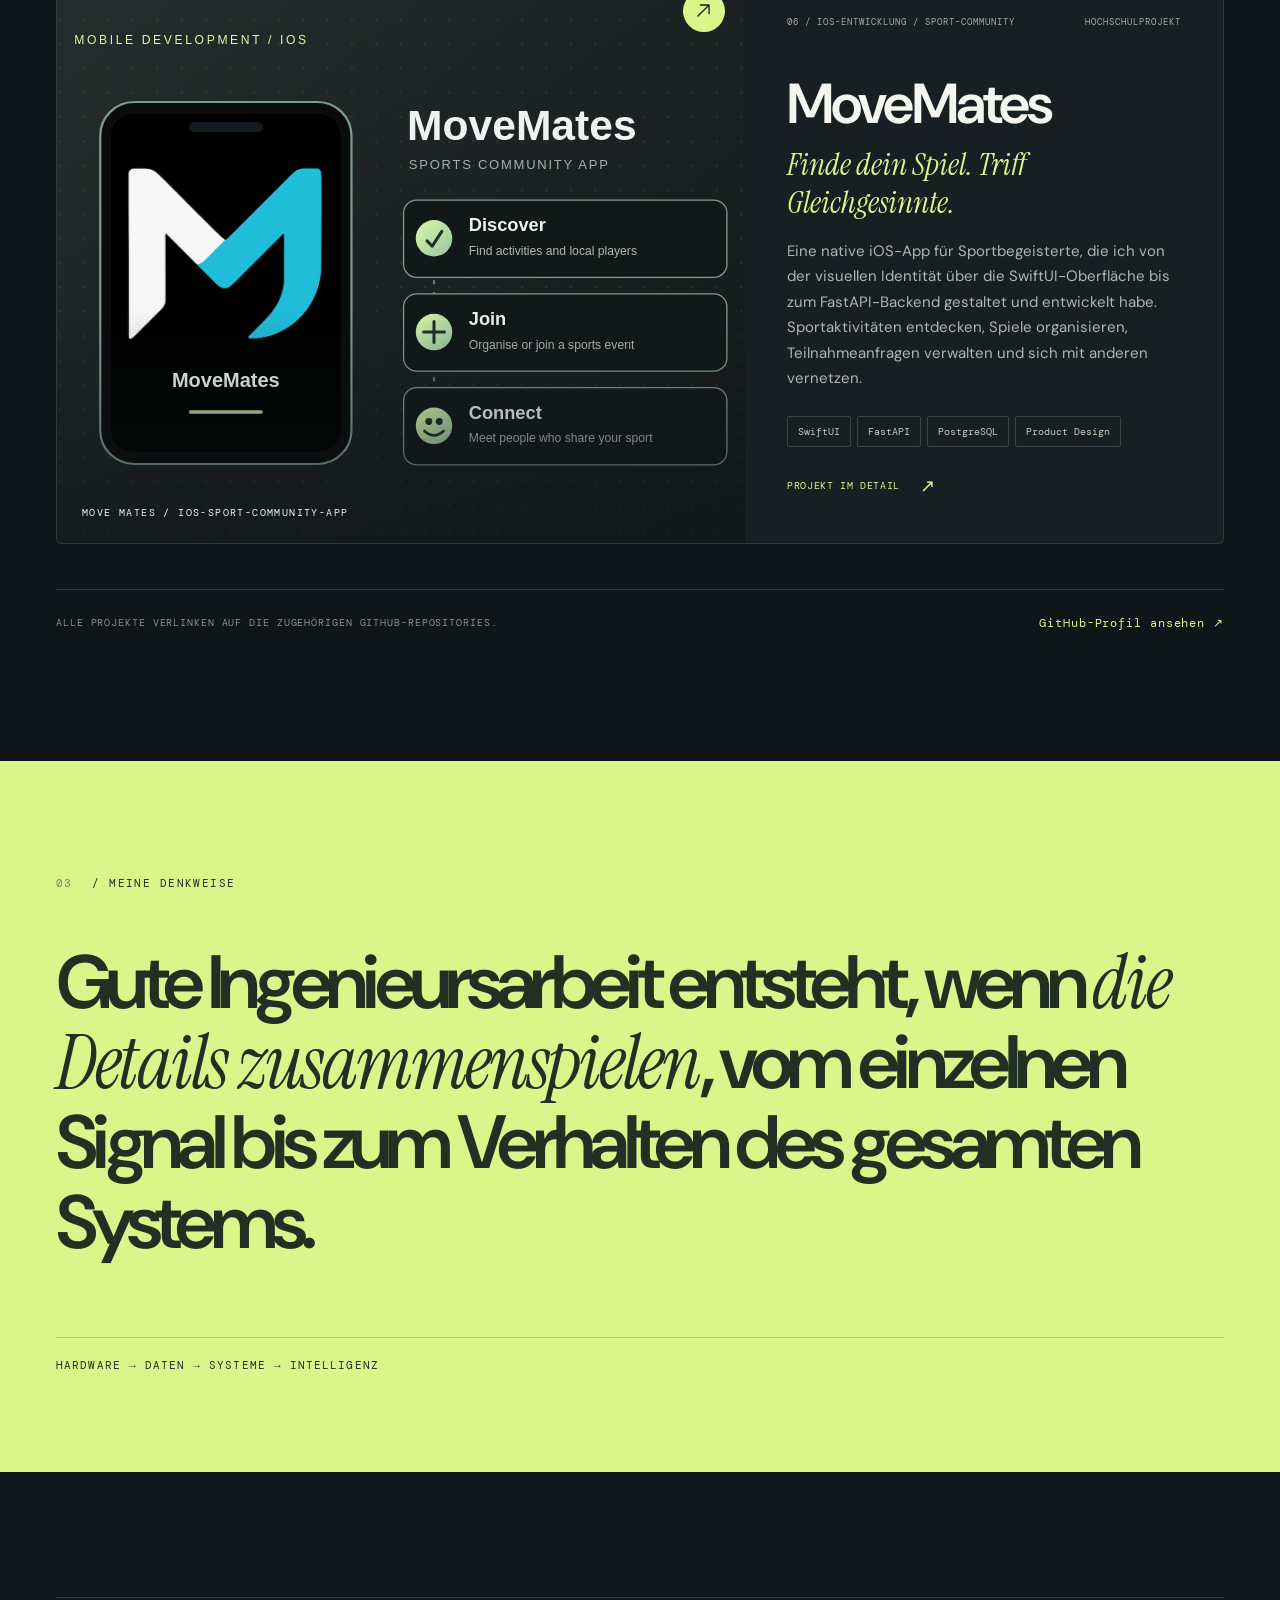
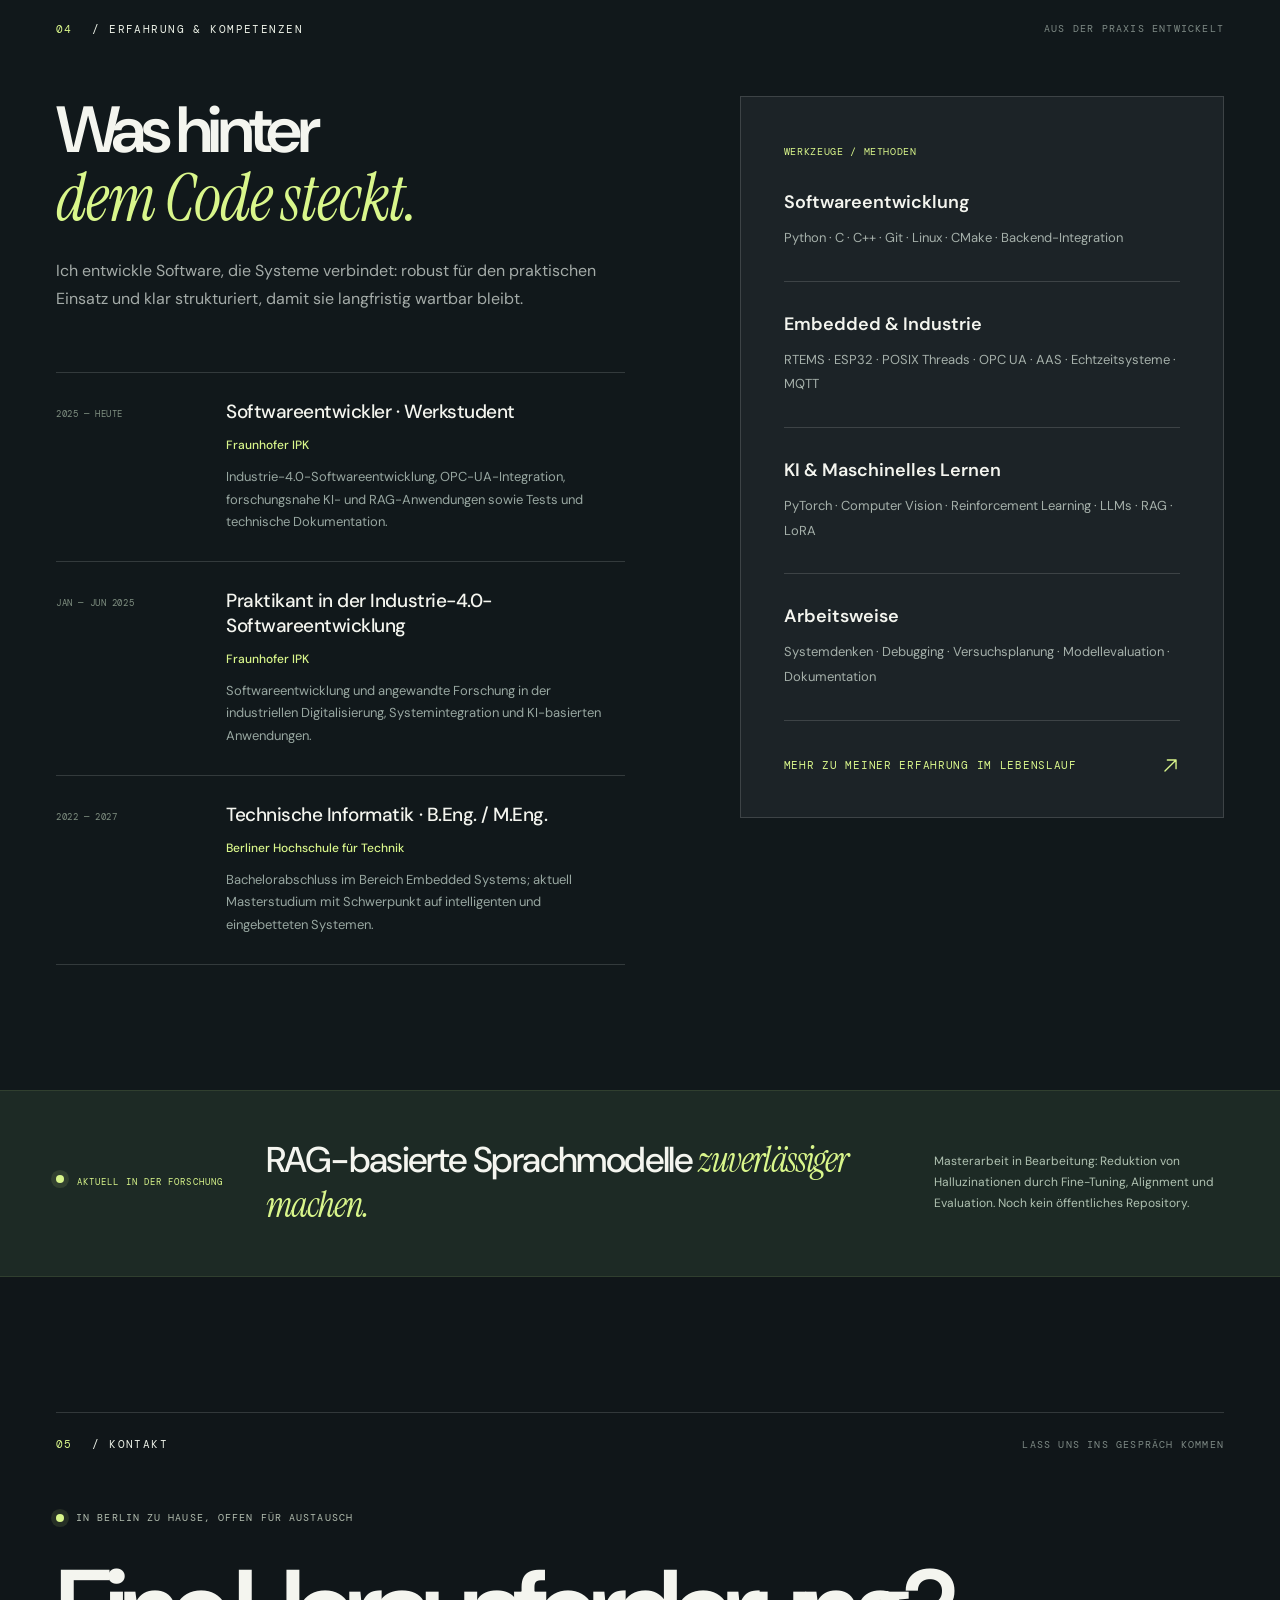
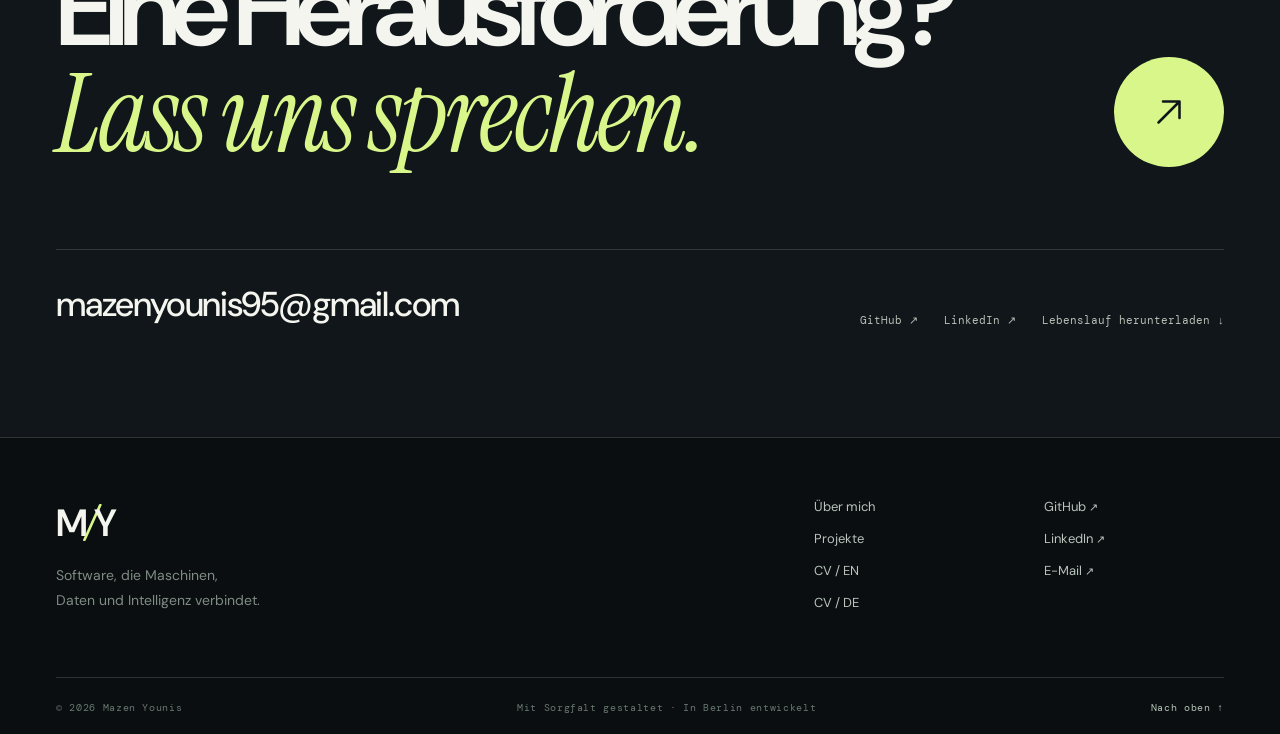
<file: de/index.html>
<!doctype html>
<html lang="de">
  <head>
    <meta charset="utf-8"/>
    <meta name="viewport" content="width=device-width, initial-scale=1"/>
    <meta name="color-scheme" content="dark light"/>
    <title>Mazen Younis — Softwareentwickler | Embedded Systems & KI</title>
    <meta name="description" content="Mazen Younis ist Softwareentwickler in Berlin mit Schwerpunkten in Embedded Systems, industrieller Software, Echtzeitsystemen und angewandter KI. Entdecke Projekte und Berufserfahrung."/>
    <!-- Deutsche Startseite; englische Version unter /index.html. -->
    <link rel="canonical" href="https://mazen-younis.github.io/de/"/>
    <link rel="alternate" hreflang="en" href="https://mazen-younis.github.io/"/>
    <link rel="alternate" hreflang="de" href="https://mazen-younis.github.io/de/"/>
    <link rel="alternate" hreflang="x-default" href="https://mazen-younis.github.io/"/>
    <meta property="og:url" content="https://mazen-younis.github.io/de/"/>
    <meta property="og:locale" content="de_DE"/>
    <meta property="og:locale:alternate" content="en_GB"/>
    <meta property="og:type" content="website"/>
    <meta property="og:title" content="Mazen Younis — Softwareentwickler | Embedded Systems & KI"/>
    <meta property="og:description" content="Mazen Younis ist Softwareentwickler in Berlin mit Schwerpunkten in Embedded Systems, industrieller Software, Echtzeitsystemen und angewandter KI. Entdecke Projekte und Berufserfahrung."/>
    <meta property="og:image" content="https://mazen-younis.github.io/assets/social-preview.png"/>
    <meta name="theme-color" content="#101519"/>
    <link rel="icon" type="image/svg+xml" href="../assets/favicon.svg"/>
    <link rel="preconnect" href="https://fonts.googleapis.com"/>
    <link rel="preconnect" href="https://fonts.gstatic.com" crossorigin />
    <link href="https://fonts.googleapis.com/css2?family=DM+Mono:wght@400;500&family=DM+Sans:wght@400;500;600;700&family=Instrument+Serif:ital@0;1&display=swap" rel="stylesheet"/>
    <link rel="stylesheet" href="../styles.css"/>
    <script>document.documentElement.classList.add('js')</script>
    <script defer src="../script.js"></script>
  </head>
  <body>
    <a class="skip-link" href="#main">Zum Inhalt springen</a>
    <div class="scroll-progress" id="scroll-progress" aria-hidden="true"></div>
    <header class="site-header" id="site-header">
      <div class="container nav-inner">
        <a class="brand" href="index.html" aria-label="Mazen Younis – Startseite"><span class="brand-glyph">M<span class="brand-slash">/</span>Y</span><span class="brand-name">MAZEN YOUNIS <span class="brand-dot">✳</span><small>INGENIEUR &amp; ENTWICKLER</small></span></a>
        <nav class="desktop-nav" aria-label="Hauptnavigation">
          <a href="index.html#about">Über mich</a>
          <a href="index.html#work">Projekte</a>
          <a href="index.html#experience">Erfahrung</a>
        </nav>
        <div class="nav-right">
          <!-- Sprachauswahl bleibt ohne JavaScript nutzbar.
               script.js übernimmt nach Möglichkeit den aktuellen Seitenabschnitt. -->
          <nav class="language-switch" aria-label="Sprache der Website / Website language">
            <a
              class="language-switch__link"
              href="../index.html"
              lang="en"
              hreflang="en"
              aria-label="Switch to English / Zur englischen Version wechseln"
              data-language-switch
              data-preserve-hash
            >EN</a>
            <span class="language-switch__separator" aria-hidden="true">/</span>
            <a
              class="language-switch__link"
              href="index.html"
              lang="de"
              hreflang="de"
              aria-label="Deutsch (aktuelle Sprache)"
              aria-current="page"
              data-language-switch
              data-preserve-hash
            >DE</a>
          </nav>
          <a class="nav-contact" href="index.html#contact">Kontakt <span aria-hidden="true">↗</span></a>
          <button class="menu-toggle" type="button" id="menu-toggle" aria-controls="mobile-nav" aria-expanded="false" aria-label="Menü öffnen"><span></span><span></span></button>
        </div>
      </div>
      <nav class="mobile-nav" id="mobile-nav" aria-label="Mobile Navigation" hidden>
        <a href="index.html#about">Über mich</a>
        <a href="index.html#work">Projekte</a>
        <a href="index.html#experience">Erfahrung</a>
        <a href="index.html#contact">Kontakt</a>
      </nav>
    </header>
    <main id="main">
      <!-- HERO: Introduction and primary calls to action -->
      <section class="hero" id="home">
        <div class="container hero-container">
          <div class="hero-copy">
            <div class="eyebrow hero-eyebrow"><span class="signal-dot"></span> SOFTWAREENTWICKLER <span class="eyebrow-divider">/</span> BERLIN, DEUTSCHLAND</div>
            <h1>Ich entwickle, was <em>verbindet.</em></h1>
            <p class="hero-lede">Ich entwickle Softwaresysteme an der Schnittstelle von <strong>Embedded Systems</strong>, <strong>industrieller Vernetzung</strong> und <strong>intelligenten Anwendungen.</strong></p>
            <div class="hero-actions">
              <a class="button button-accent" href="#work">Projekte entdecken <span><svg viewBox="0 0 24 24" fill="none" stroke="currentColor" stroke-width="1.7" stroke-linecap="round" stroke-linejoin="round" aria-hidden="true"><path d="M5 19 19 5M8 5h11v11"/></svg></span></a>
              <a class="button button-outline" href="../assets/cv/Mazen_Younis_CV_DE.pdf" download>Lebenslauf herunterladen <span class="down-arrow">↓</span></a>
            </div>
            <div class="hero-under">
              <span class="index-tag">TECHNIK / MIT ZIEL</span>
              <span>Weiter scrollen <span aria-hidden="true">↓</span></span>
            </div>
          </div>
          <div class="hero-object" aria-hidden="true">
            <div class="orbit orbit-one"></div>
            <div class="orbit orbit-two"></div>
            <div class="orbit orbit-three"></div>
            <div class="orbit-core">
              <div class="core-mark">M<span>/</span>Y</div>
              <span>SYSTEMDENKEN</span>
            </div>
            <div class="orbit-satellite satellite-top"><span class="sat-index">01</span> INDUSTRIE <b>↗</b></div>
            <div class="orbit-satellite satellite-right"><span class="sat-index">02</span> EMBEDDED <b>↗</b></div>
            <div class="orbit-satellite satellite-bottom"><span class="sat-index">03</span> KI-SYSTEME <b>↗</b></div>
            <div class="orbit-coordinate">52°31′ N<br/>13°24′ E</div>
          </div>
        </div>
        <div class="hero-bottom container">
          <span>AN DER SCHNITTSTELLE VON MASCHINEN, DATEN &amp; SOFTWARE</span>
          <div class="hero-metrics">
            <span><b>06</b> ausgewählte Projekte</span>
            <span><b>2025—</b> Fraunhofer IPK</span>
          </div>
        </div>
      </section>
      <!-- ABOUT: Biography and portrait -->
      <section class="section about-section" id="about">
        <div class="container">
          <div class="section-topline">
            <span class="section-label dark-label"><span class="label-no">01</span> / DER MENSCH HINTER DER ARBEIT</span>
            <span class="section-sidenote dark-note">NEUGIER TRIFFT UMSETZUNG</span>
          </div>
          <div class="about-grid">
            <div class="about-photo-wrap">
              <div class="about-photo"><img src="../assets/img/mazen-portrait.webp" alt="Porträt von Mazen Younis" loading="lazy"/></div>
              <div class="photo-caption">
                <span>MAZEN YOUNIS</span>
                <span>BERLIN, DE · 2026</span>
              </div>
            </div>
            <div class="about-copy">
              <h2>Technisch denken.<br/><em>Neugierig bleiben.</em></h2>
              <p>Ich bin Mazen, Softwareentwickler in Berlin. Ich arbeite an industrieller Software, Embedded Systems und angewandter KI. Am <strong>Fraunhofer IPK</strong> entwickle ich Software für reale Industrie-4.0-Anwendungen und verbinde dabei Systeme, Daten und intelligente Funktionen.</p>
              <p>Mein Weg in die Softwareentwicklung begann im Bauingenieurwesen. Diese breite technische Perspektive prägt meine Arbeit bis heute: zuerst das Gesamtsystem verstehen, technische Entscheidungen bewusst treffen und Lösungen entwickeln, die auch außerhalb der Theorie funktionieren.</p>
              <p>Parallel zu meiner Arbeit studiere ich <strong>Technische Informatik (Embedded Systems) im Master</strong> an der Berliner Hochschule für Technik. In meiner aktuellen Forschung beschäftige ich mich damit, RAG-basierte Sprachmodelle zuverlässiger zu machen.</p>
              <div class="about-footer">
                <a href="https://www.linkedin.com/in/mazen-younis/" target="_blank" rel="noopener noreferrer" class="dark-text-link">Auf LinkedIn vernetzen <svg viewBox="0 0 24 24" fill="none" stroke="currentColor" stroke-width="1.7" stroke-linecap="round" stroke-linejoin="round" aria-hidden="true"><path d="M5 19 19 5M8 5h11v11"/></svg></a>
                <div class="language-note">AR / MUTTERSPRACHE <span>·</span> EN / C1 <span>·</span> DE / C1</div>
              </div>
            </div>
          </div>
        </div>
      </section>
      <!-- PROJECTS: Six selected engineering case studies -->
      <section class="section work-section" id="work">
        <div class="container">
          <div class="section-topline">
            <span class="section-label"><span class="label-no">02</span> / AUSGEWÄHLTE PROJEKTE</span>
            <span class="section-sidenote">PROJEKTE MIT KONTEXT, NICHT NUR CODE</span>
          </div>
          <div class="section-heading-row">
            <div>
              <h2>Projekte, die <span class="serif-accent">für sich sprechen.</span></h2>
              <p>Sechs technische Projekte, dokumentiert mit den Entscheidungen, Experimenten und Erkenntnissen dahinter.</p>
            </div>
            <div class="count-block">
              <strong>06</strong>
              <span>AUSGEWÄHLTE<br/>PROJEKTE</span>
            </div>
          </div>
          <div class="filter-row" role="group" aria-label="Projekte filtern">
            <button class="filter-btn active" type="button" data-filter="All" aria-pressed="true">Alle Projekte <sup>06</sup></button>
            <button class="filter-btn" type="button" data-filter="Industrial" aria-pressed="false">Industrie <sup>01</sup></button>
            <button class="filter-btn" type="button" data-filter="Embedded" aria-pressed="false">Embedded <sup>02</sup></button>
            <button class="filter-btn" type="button" data-filter="AI" aria-pressed="false">KI &amp; ML <sup>02</sup></button>
            <button class="filter-btn" type="button" data-filter="Mobile" aria-pressed="false">Mobile <sup>01</sup></button>
          </div>
          <div class="projects-grid">
            <article class="project-card featured" data-category="Industrial" data-order="01" tabindex="-1">
              <a class="project-card-link" href="projects/industrial-digital-twin.html" aria-label="Projekt ansehen: Integration eines industriellen digitalen Zwillings">
                <div class="project-art art-industrial art-featured">
                  <img loading="lazy" src="../assets/img/industrial-systems.svg" alt="Konzeptgrafik: Industrielle Maschinensignale fließen in Dienste eines digitalen Zwillings"/>
                  <span class="art-label">INDUSTRIELLE VERNETZUNG / SYSTEMÜBERSICHT</span>
                  <span class="art-arrow"><svg viewBox="0 0 24 24" fill="none" stroke="currentColor" stroke-width="1.7" stroke-linecap="round" stroke-linejoin="round" aria-hidden="true"><path d="M5 19 19 5M8 5h11v11"/></svg></span>
                </div>
                <div class="project-card-body">
                  <div class="project-meta">
                    <span>01 / Industrielle Software / Industrie 4.0</span>
                    <span>2026</span>
                  </div>
                  <h3>Integration eines industriellen digitalen Zwillings</h3>
                  <p class="project-sentence">Maschinen- und Sensordaten nutzbar, zugänglich und vernetzt machen.</p>
                  <p class="project-summary">Eine industrielle Integrationsarchitektur, die OPC-UA-Maschinensignale und externe Sensordaten in eine Verwaltungsschale (Asset Administration Shell) einbindet, mit persistenter Datenspeicherung und Live-Monitoring.</p>
                  <div class="tag-list">
                    <span class="tag">OPC UA</span>
                    <span class="tag">Asset Administration Shell</span>
                    <span class="tag">Python</span>
                    <span class="tag">Docker</span>
                  </div>
                  <span class="text-link">Projekt im Detail <span aria-hidden="true">↗</span></span>
                </div>
              </a>
            </article>
            <article class="project-card " data-category="Embedded" data-order="02" tabindex="-1">
              <a class="project-card-link" href="projects/rtems-real-time-control.html" aria-label="Projekt ansehen: RTEMS-Echtzeitsteuerung auf Embedded-Hardware">
                <div class="project-art art-embedded ">
                  <img loading="lazy" src="../assets/img/rtems-systems.svg" alt="Konzeptgrafik zu GPIO-Interrupts, RTEMS-Scheduling und Echtzeit-Task-Timing"/>
                  <span class="art-label">RTEMS / AUF HARDWARE GETESTET</span>
                  <span class="art-arrow"><svg viewBox="0 0 24 24" fill="none" stroke="currentColor" stroke-width="1.7" stroke-linecap="round" stroke-linejoin="round" aria-hidden="true"><path d="M5 19 19 5M8 5h11v11"/></svg></span>
                </div>
                <div class="project-card-body">
                  <div class="project-meta">
                    <span>02 / Embedded Systems / Echtzeitsoftware</span>
                    <span>2026</span>
                  </div>
                  <h3>RTEMS-Echtzeitsteuerung auf Embedded-Hardware</h3>
                  <p class="project-sentence">Vorhersagbares Softwareverhalten auf echter Hardware.</p>
                  <p class="project-summary">Eine Embedded-C-Anwendung unter RTEMS für GPIO-Steuerung mit Threads, Interrupt-Verarbeitung und Synchronisation auf dem Raspberry Pi, ergänzt durch Untersuchungen zu Scheduling und Priority Inheritance.</p>
                  <div class="tag-list">
                    <span class="tag">C</span>
                    <span class="tag">RTEMS</span>
                    <span class="tag">POSIX Threads</span>
                    <span class="tag">Raspberry Pi</span>
                  </div>
                  <span class="text-link">Projekt im Detail <span aria-hidden="true">↗</span></span>
                </div>
              </a>
            </article>
            <article class="project-card " data-category="AI" data-order="03" tabindex="-1">
              <a class="project-card-link" href="projects/computer-vision-detection.html" aria-label="Projekt ansehen: Objekterkennung mit YOLOv8 und Faster R-CNN">
                <div class="project-art art-ai ">
                  <img loading="lazy" src="../assets/img/vision-concept.svg" alt="Konzeptillustration mit Begrenzungsrahmen um Schreibtischobjekte; keine tatsächliche Modellvorhersage"/>
                  <span class="art-label">MODELLVERGLEICH / VISUELLE STUDIE</span>
                  <span class="art-arrow"><svg viewBox="0 0 24 24" fill="none" stroke="currentColor" stroke-width="1.7" stroke-linecap="round" stroke-linejoin="round" aria-hidden="true"><path d="M5 19 19 5M8 5h11v11"/></svg></span>
                </div>
                <div class="project-card-body">
                  <div class="project-meta">
                    <span>03 / Computer Vision / Angewandtes maschinelles Lernen</span>
                    <span>2026</span>
                  </div>
                  <h3>Objekterkennung: YOLOv8 vs. Faster R-CNN</h3>
                  <p class="project-sentence">Zwei Ansätze. Ein Datensatz. Erkenntnisse zur Datenqualität.</p>
                  <p class="project-summary">Training und Vergleich einstufiger und zweistufiger Objektdetektoren für fünf alltägliche Objektklassen. Im Fokus stehen die Entwicklung des Datensatzes, Data Augmentation und Evaluation.</p>
                  <div class="tag-list">
                    <span class="tag">Python</span>
                    <span class="tag">PyTorch</span>
                    <span class="tag">YOLOv8</span>
                    <span class="tag">Faster R-CNN</span>
                  </div>
                  <span class="text-link">Projekt im Detail <span aria-hidden="true">↗</span></span>
                </div>
              </a>
            </article>
            <article class="project-card " data-category="AI" data-order="04" tabindex="-1">
              <a class="project-card-link" href="projects/reinforcement-learning-control.html" aria-label="Projekt ansehen: Reinforcement Learning für Regelungssysteme">
                <div class="project-art art-ai ">
                  <img loading="lazy" src="../assets/img/rl-control.svg" alt="Konzeptillustration zu Reinforcement Learning, simulierter Regelantwort und Belohnungsrückkopplung"/>
                  <span class="art-label">SIMULATION / REGELTRAJEKTORIEN</span>
                  <span class="art-arrow"><svg viewBox="0 0 24 24" fill="none" stroke="currentColor" stroke-width="1.7" stroke-linecap="round" stroke-linejoin="round" aria-hidden="true"><path d="M5 19 19 5M8 5h11v11"/></svg></span>
                </div>
                <div class="project-card-body">
                  <div class="project-meta">
                    <span>04 / Reinforcement Learning / Regelungstechnik</span>
                    <span>2026</span>
                  </div>
                  <h3>Reinforcement Learning für Regelungssysteme</h3>
                  <p class="project-sentence">Von Belohnungssignalen zu Regelentscheidungen unter Nebenbedingungen.</p>
                  <p class="project-summary">Zwei simulationsbasierte Studien: tabellarisches SARSA zur Drehzahlregelung eines Gleichstrommotors und integrales Actor-Critic-Reinforcement-Learning zur Trajektorienverfolgung unter Nebenbedingungen.</p>
                  <div class="tag-list">
                    <span class="tag">Python</span>
                    <span class="tag">SARSA</span>
                    <span class="tag">Actor–Critic</span>
                    <span class="tag">Control Systems</span>
                  </div>
                  <span class="text-link">Projekt im Detail <span aria-hidden="true">↗</span></span>
                </div>
              </a>
            </article>
            <article class="project-card " data-category="Embedded" data-order="05" tabindex="-1">
              <a class="project-card-link" href="projects/esp32-iot-telemetry.html" aria-label="Projekt ansehen: Umweltdaten-Telemetrie mit ESP32">
                <div class="project-art art-embedded ">
                  <img loading="lazy" src="../assets/img/iot-telemetry.svg" alt="Konzeptdiagramm mit BME280-Sensormessungen, ESP32 und MQTT-Telemetrie"/>
                  <span class="art-label">IOT / VOM SENSOR INS NETZWERK</span>
                  <span class="art-arrow"><svg viewBox="0 0 24 24" fill="none" stroke="currentColor" stroke-width="1.7" stroke-linecap="round" stroke-linejoin="round" aria-hidden="true"><path d="M5 19 19 5M8 5h11v11"/></svg></span>
                </div>
                <div class="project-card-body">
                  <div class="project-meta">
                    <span>05 / Embedded IoT / Sensortelemetrie</span>
                    <span>2026</span>
                  </div>
                  <h3>Umweltdaten-Telemetrie mit ESP32</h3>
                  <p class="project-sentence">Kleines Gerät. Reale Messwerte. Vernetzte Daten.</p>
                  <p class="project-summary">Ein BME280-Sensor misst über I²C an einem ESP32 Temperatur, Luftfeuchtigkeit und Druck. Die Messwerte werden als JSON-Telemetrie über WLAN und MQTT übertragen; umgesetzt mit ESP-IDF und C.</p>
                  <div class="tag-list">
                    <span class="tag">ESP32</span>
                    <span class="tag">ESP-IDF</span>
                    <span class="tag">I²C</span>
                    <span class="tag">MQTT</span>
                  </div>
                  <span class="text-link">Projekt im Detail <span aria-hidden="true">↗</span></span>
                </div>
              </a>
            </article>
            <article class="project-card featured" data-category="Mobile" data-order="06" tabindex="-1">
              <a class="project-card-link" href="projects/movemates-ios-app.html" aria-label="Projekt ansehen: MoveMates iOS-Sport-Community-App">
                <div class="project-art art-featured">
                  <img loading="lazy" src="../assets/img/movemates-cover.svg" alt="Originales MoveMates-Logo in einer dunklen Sport-App-Illustration mit limettengrünen Akzenten"/>
                  <span class="art-label">MOVE MATES / IOS-SPORT-COMMUNITY-APP</span>
                  <span class="art-arrow"><svg viewBox="0 0 24 24" fill="none" stroke="currentColor" stroke-width="1.7" stroke-linecap="round" stroke-linejoin="round" aria-hidden="true"><path d="M5 19 19 5M8 5h11v11"/></svg></span>
                </div>
                <div class="project-card-body">
                  <div class="project-meta">
                    <span>06 / iOS-Entwicklung / Sport-Community</span>
                    <span>Hochschulprojekt</span>
                  </div>
                  <h3>MoveMates</h3>
                  <p class="project-sentence">Finde dein Spiel. Triff Gleichgesinnte.</p>
                  <p class="project-summary">Eine native iOS-App für Sportbegeisterte, die ich von der visuellen Identität über die SwiftUI-Oberfläche bis zum FastAPI-Backend gestaltet und entwickelt habe. Sportaktivitäten entdecken, Spiele organisieren, Teilnahmeanfragen verwalten und sich mit anderen vernetzen.</p>
                  <div class="tag-list">
                    <span class="tag">SwiftUI</span>
                    <span class="tag">FastAPI</span>
                    <span class="tag">PostgreSQL</span>
                    <span class="tag">Product Design</span>
                  </div>
                  <span class="text-link">Projekt im Detail <span aria-hidden="true">↗</span></span>
                </div>
              </a>
            </article>
          </div>
          <div class="projects-end">
            <span>ALLE PROJEKTE VERLINKEN AUF DIE ZUGEHÖRIGEN GITHUB-REPOSITORIES.</span>
            <a href="https://github.com/mazen-younis" target="_blank" rel="noopener noreferrer">GitHub-Profil ansehen ↗</a>
          </div>
        </div>
      </section>
      <!-- PHILOSOPHY: How I think -->
      <section class="manifesto">
        <div class="container manifesto-inner">
          <span class="section-label light-label"><span class="label-no">03</span> / MEINE DENKWEISE</span>
          <p>Gute Ingenieursarbeit entsteht, wenn <em>die Details zusammenspielen</em>, vom einzelnen Signal bis zum Verhalten des gesamten Systems.</p>
          <div class="manifesto-foot"><span>HARDWARE → DATEN → SYSTEME → INTELLIGENZ</span></div>
        </div>
      </section>
      <!-- EXPERIENCE: Timeline and technical skills -->
      <section class="section expertise-section" id="experience">
        <div class="container">
          <div class="section-topline">
            <span class="section-label"><span class="label-no">04</span> / ERFAHRUNG &amp; KOMPETENZEN</span>
            <span class="section-sidenote">AUS DER PRAXIS ENTWICKELT</span>
          </div>
          <div class="experience-grid">
            <div>
              <h2>Was hinter<br/><span class="serif-accent">dem Code steckt.</span></h2>
              <p class="experience-intro">Ich entwickle Software, die Systeme verbindet: robust für den praktischen Einsatz und klar strukturiert, damit sie langfristig wartbar bleibt.</p>
              <div class="timeline">
                <div class="timeline-entry">
                  <span class="timeline-year">2025 — HEUTE</span>
                  <div>
                    <h3>Softwareentwickler · Werkstudent</h3>
                    <strong>Fraunhofer IPK</strong>
                    <p>Industrie-4.0-Softwareentwicklung, OPC-UA-Integration, forschungsnahe KI- und RAG-Anwendungen sowie Tests und technische Dokumentation.</p>
                  </div>
                </div>
                <div class="timeline-entry">
                  <span class="timeline-year">JAN — JUN 2025</span>
                  <div>
                    <h3>Praktikant in der Industrie-4.0-Softwareentwicklung</h3>
                    <strong>Fraunhofer IPK</strong>
                    <p>Softwareentwicklung und angewandte Forschung in der industriellen Digitalisierung, Systemintegration und KI-basierten Anwendungen.</p>
                  </div>
                </div>
                <div class="timeline-entry">
                  <span class="timeline-year">2022 — 2027</span>
                  <div>
                    <h3>Technische Informatik · B.Eng. / M.Eng.</h3>
                    <strong>Berliner Hochschule für Technik</strong>
                    <p>Bachelorabschluss im Bereich Embedded Systems; aktuell Masterstudium mit Schwerpunkt auf intelligenten und eingebetteten Systemen.</p>
                  </div>
                </div>
              </div>
            </div>
            <div class="expertise-panel">
              <span class="tiny-label">WERKZEUGE / METHODEN</span>
              <div class="skill-group">
                <h3>Softwareentwicklung</h3>
                <p>Python · C · C++ · Git · Linux · CMake · Backend-Integration</p>
              </div>
              <div class="skill-group">
                <h3>Embedded &amp; Industrie</h3>
                <p>RTEMS · ESP32 · POSIX Threads · OPC UA · AAS · Echtzeitsysteme · MQTT</p>
              </div>
              <div class="skill-group">
                <h3>KI &amp; Maschinelles Lernen</h3>
                <p>PyTorch · Computer Vision · Reinforcement Learning · LLMs · RAG · LoRA</p>
              </div>
              <div class="skill-group">
                <h3>Arbeitsweise</h3>
                <p>Systemdenken · Debugging · Versuchsplanung · Modellevaluation · Dokumentation</p>
              </div>
              <a class="skill-bottom" href="../assets/cv/Mazen_Younis_CV_DE.pdf" download>Mehr zu meiner Erfahrung im Lebenslauf <span><svg viewBox="0 0 24 24" fill="none" stroke="currentColor" stroke-width="1.7" stroke-linecap="round" stroke-linejoin="round" aria-hidden="true"><path d="M5 19 19 5M8 5h11v11"/></svg></span></a>
            </div>
          </div>
        </div>
      </section>
      <!-- RESEARCH: Master's thesis in progress -->
      <section class="research-strip">
        <div class="container research-inner">
          <div class="research-indicator"><span class="signal-dot"></span> AKTUELL IN DER FORSCHUNG</div>
          <h3>RAG-basierte Sprachmodelle <em>zuverlässiger machen.</em></h3>
          <p>Masterarbeit in Bearbeitung: Reduktion von Halluzinationen durch Fine-Tuning, Alignment und Evaluation. Noch kein öffentliches Repository.</p>
        </div>
      </section>
      <!-- CONTACT: Email and professional profiles -->
      <section class="contact-section" id="contact">
        <div class="container">
          <div class="section-topline">
            <span class="section-label"><span class="label-no">05</span> / KONTAKT</span>
            <span class="section-sidenote">LASS UNS INS GESPRÄCH KOMMEN</span>
          </div>
          <div class="contact-main">
            <div>
              <span class="available-line"><span class="signal-dot"></span> IN BERLIN ZU HAUSE, OFFEN FÜR AUSTAUSCH</span>
              <h2>Eine Herausforderung?<br/><em>Lass uns sprechen.</em></h2>
            </div>
            <a class="contact-mail" href="mailto:mazenyounis95@gmail.com" aria-label="E-Mail an Mazen senden"><svg viewBox="0 0 24 24" fill="none" stroke="currentColor" stroke-width="1.7" stroke-linecap="round" stroke-linejoin="round" aria-hidden="true"><path d="M5 19 19 5M8 5h11v11"/></svg></a>
          </div>
          <div class="contact-bottom">
            <a class="contact-email" href="mailto:mazenyounis95@gmail.com">mazenyounis95@gmail.com</a>
            <div class="contact-external">
              <a href="https://github.com/mazen-younis" target="_blank" rel="noopener noreferrer">GitHub ↗</a>
              <a href="https://www.linkedin.com/in/mazen-younis/" target="_blank" rel="noopener noreferrer">LinkedIn ↗</a>
              <a href="../assets/cv/Mazen_Younis_CV_DE.pdf" download>Lebenslauf herunterladen ↓</a>
            </div>
          </div>
        </div>
      </section>
    </main>
    <footer class="site-footer">
      <div class="container">
        <div class="footer-top">
          <div>
            <a href="index.html" class="footer-monogram">M<span>/</span>Y</a>
            <p>Software, die Maschinen,<br/>Daten und Intelligenz verbindet.</p>
          </div>
          <div class="footer-links">
            <a href="index.html#about">Über mich</a>
            <a href="index.html#work">Projekte</a>
            <a href="../assets/cv/Mazen_Younis_CV_EN.pdf" download>CV / EN</a>
            <a href="../assets/cv/Mazen_Younis_CV_DE.pdf" download>CV / DE</a>
          </div>
          <div class="footer-links">
            <a href="https://github.com/mazen-younis" target="_blank" rel="noopener noreferrer">GitHub <span class="footer-arrow" aria-hidden="true">↗</span></a>
            <a href="https://www.linkedin.com/in/mazen-younis/" target="_blank" rel="noopener noreferrer">LinkedIn <span class="footer-arrow" aria-hidden="true">↗</span></a>
            <a href="mailto:mazenyounis95@gmail.com">E-Mail <span class="footer-arrow" aria-hidden="true">↗</span></a>
          </div>
        </div>
        <div class="footer-bottom">
          <span>© 2026 Mazen Younis</span>
          <span>Mit Sorgfalt gestaltet · In Berlin entwickelt</span>
          <a href="#main">Nach oben ↑</a>
        </div>
      </div>
    </footer>
  </body>
</html>
</file>
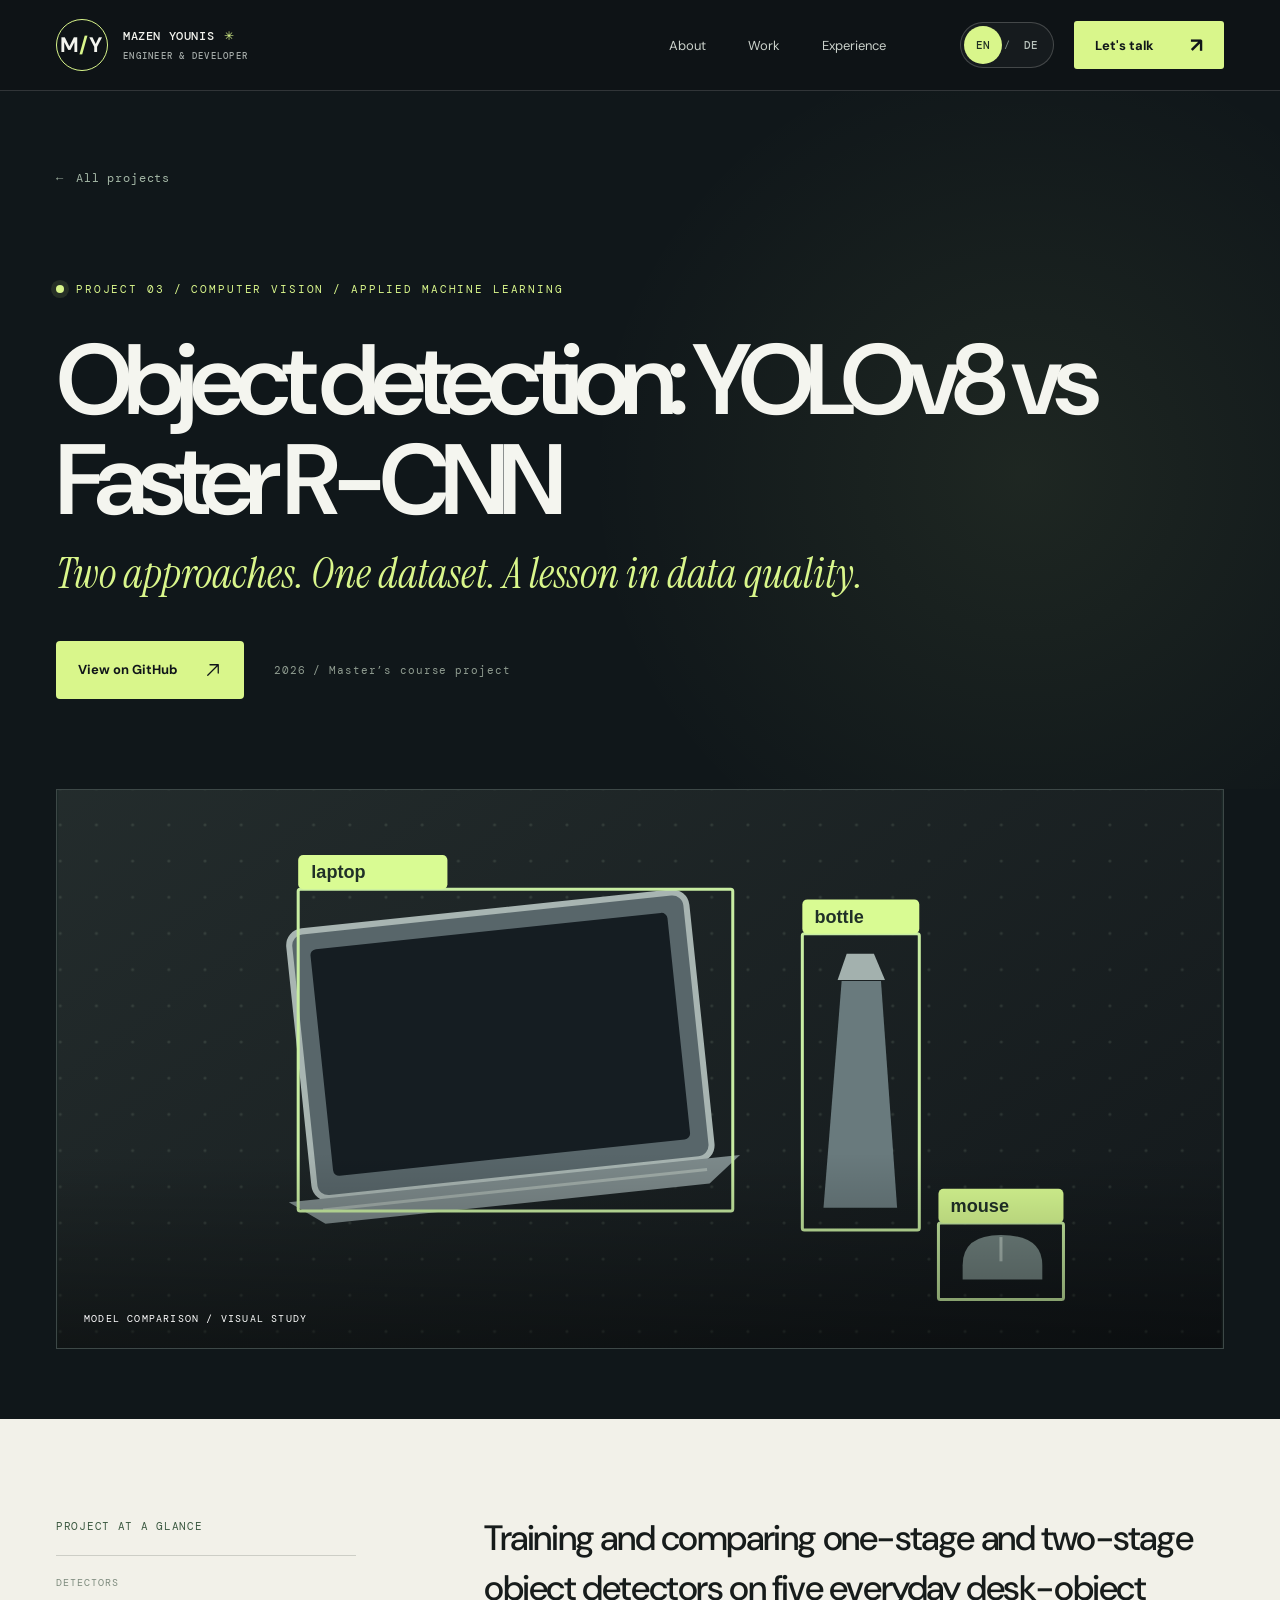
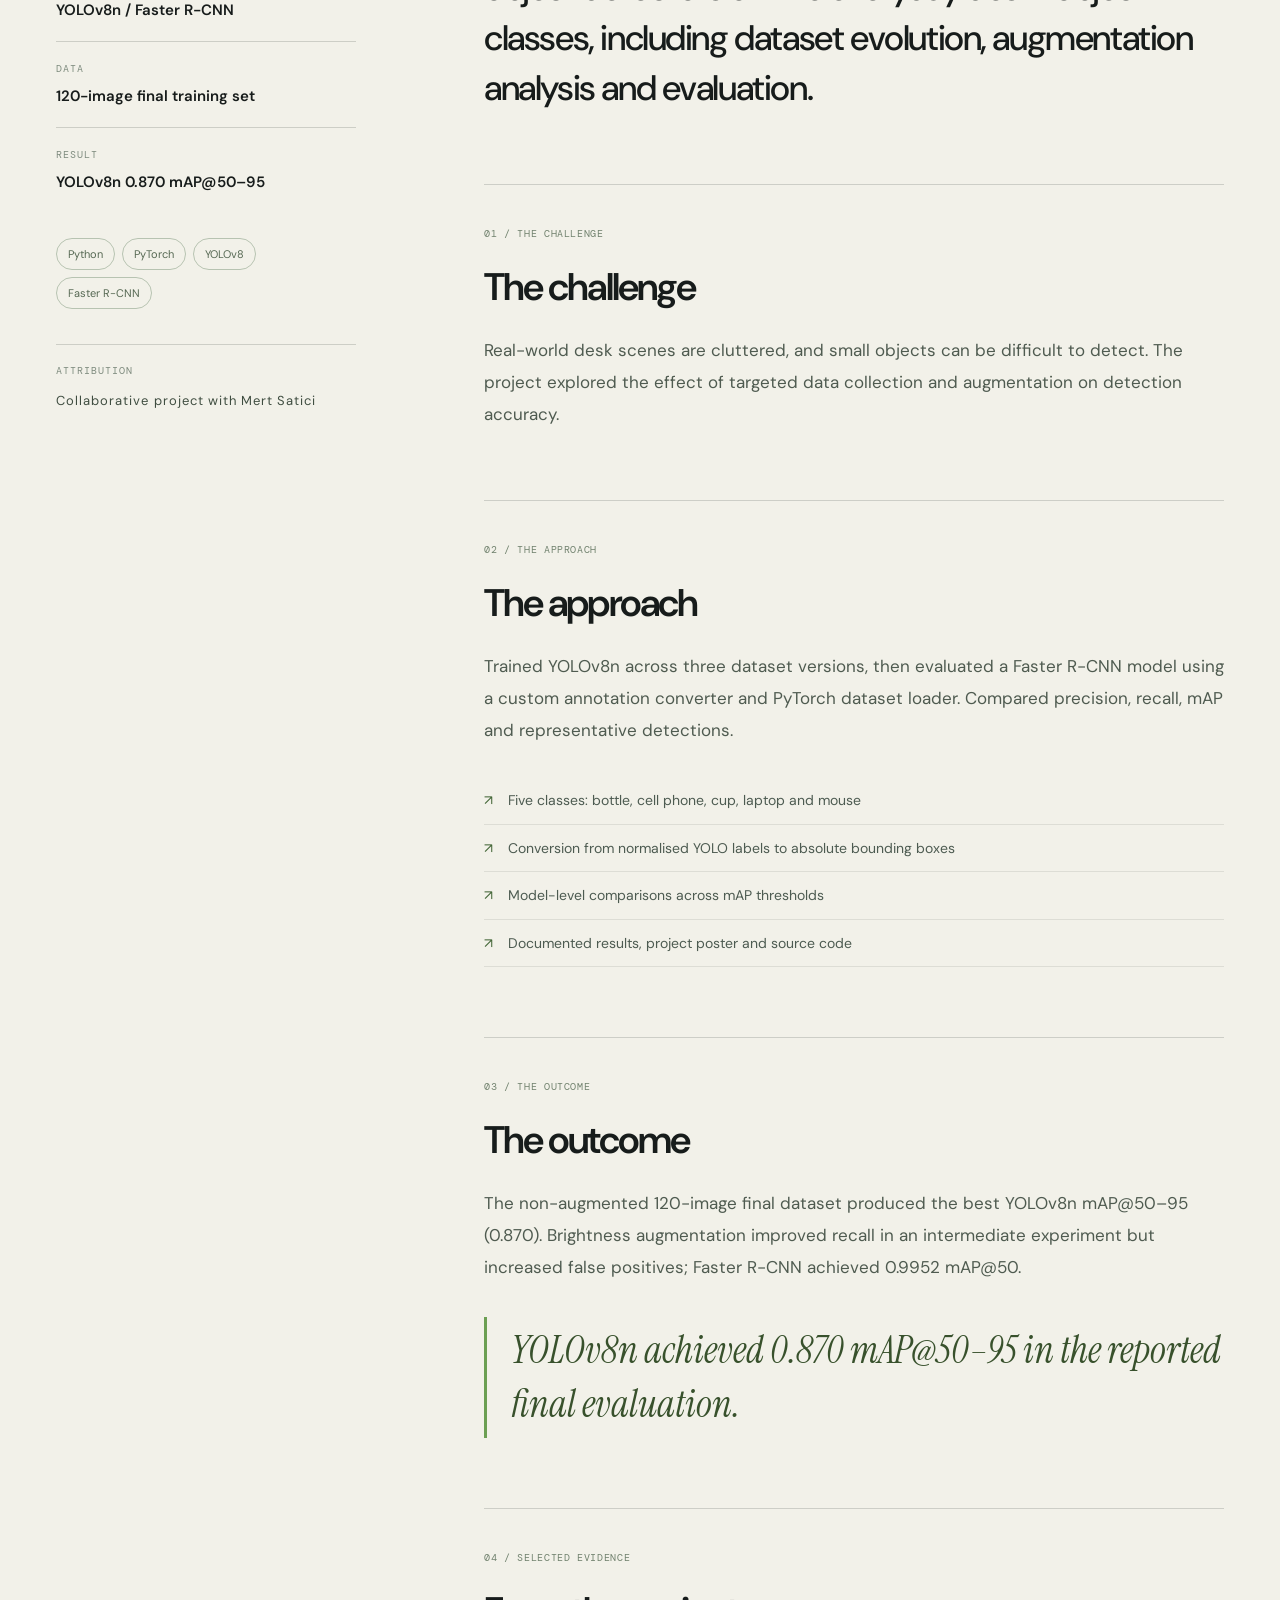
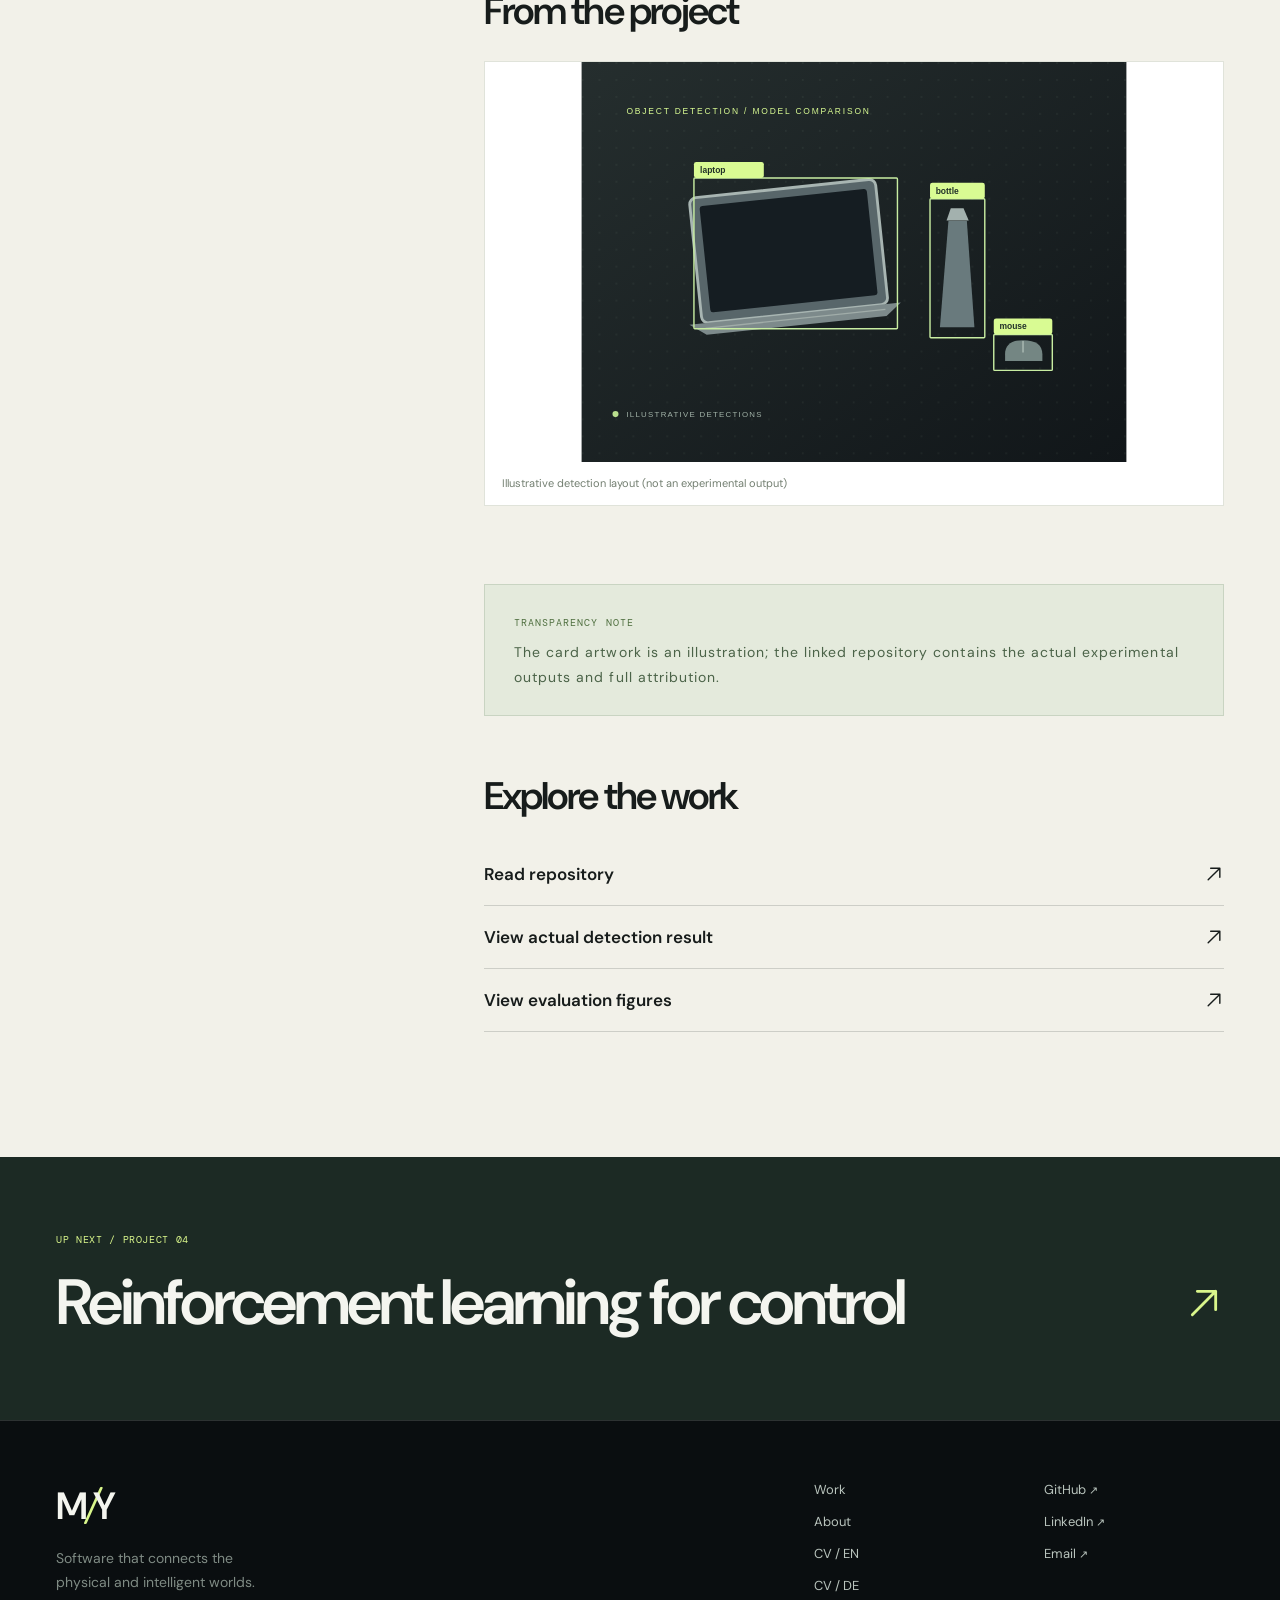
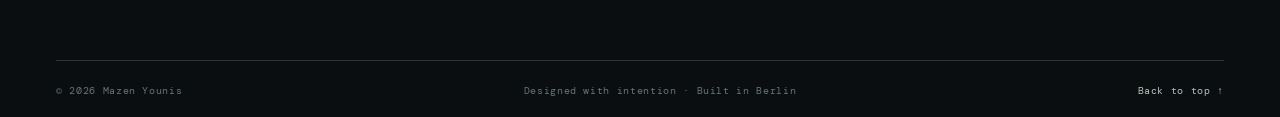
<file: projects/computer-vision-detection.html>
<!DOCTYPE html>
<html lang="en">
 <head>
  <meta charset="utf-8"/>
  <meta content="width=device-width, initial-scale=1" name="viewport"/>
  <meta content="dark light" name="color-scheme"/>
  <title>
   Object detection: YOLOv8 vs Faster R-CNN &mdash; Mazen Younis
  </title>
  <meta content="Training and comparing one-stage and two-stage object detectors on five everyday desk-object classes, including dataset evolution, augmentation analysis and evaluation." name="description"/>
  <meta content="website" property="og:type"/>
  <meta content="Object detection: YOLOv8 vs Faster R-CNN &mdash; Mazen Younis" property="og:title"/>
  <meta content="Training and comparing one-stage and two-stage object detectors on five everyday desk-object classes, including dataset evolution, augmentation analysis and evaluation." property="og:description"/>
  <meta content="https://mazen-younis.github.io/assets/social-preview.png" property="og:image"/>
  <link href="https://mazen-younis.github.io/projects/computer-vision-detection.html" rel="canonical"/>
  <link href="https://mazen-younis.github.io/projects/computer-vision-detection.html" hreflang="en" rel="alternate"/>
  <link href="https://mazen-younis.github.io/de/projects/computer-vision-detection.html" hreflang="de" rel="alternate"/>
  <link href="https://mazen-younis.github.io/projects/computer-vision-detection.html" hreflang="x-default" rel="alternate"/>
  <meta content="https://mazen-younis.github.io/projects/computer-vision-detection.html" property="og:url"/>
  <meta content="en_GB" property="og:locale"/>
  <meta content="#101519" name="theme-color"/>
  <link href="../assets/favicon.svg" rel="icon" type="image/svg+xml"/>
  <link href="https://fonts.googleapis.com" rel="preconnect"/>
  <link crossorigin="" href="https://fonts.gstatic.com" rel="preconnect"/>
  <link href="https://fonts.googleapis.com/css2?family=DM+Mono:wght@400;500&amp;family=DM+Sans:wght@400;500;600;700&amp;family=Instrument+Serif:ital@0;1&amp;display=swap" rel="stylesheet"/>
  <link href="../styles.css" rel="stylesheet"/>
  <script>
   document.documentElement.classList.add('js')
  </script>
  <script defer="" src="../script.js">
  </script>
 </head>
 <body>
  <a class="skip-link" href="#main">
   Skip to content
  </a>
  <div aria-hidden="true" class="scroll-progress" id="scroll-progress">
  </div>
  <header class="site-header" id="site-header">
   <div class="container nav-inner">
    <a aria-label="Mazen Younis &mdash; home" class="brand" href="../index.html">
     <span class="brand-glyph">
      M
      <span class="brand-slash">
       /
      </span>
      Y
     </span>
     <span class="brand-name">
      MAZEN YOUNIS
      <span class="brand-dot">
       ✳
      </span>
      <small>
       ENGINEER &amp; DEVELOPER
      </small>
     </span>
    </a>
    <nav aria-label="Main navigation" class="desktop-nav">
     <a href="../index.html#about">
      About
     </a>
     <a href="../index.html#work">
      Work
     </a>
     <a href="../index.html#experience">
      Experience
     </a>
    </nav>
    <div class="nav-right">
     <nav aria-label="Sprache der Website / Website language" class="language-switch">
      <a aria-current="page" aria-label="English (current language)" class="language-switch__link" data-language-switch="" href="computer-vision-detection.html" hreflang="en" lang="en">
       EN
      </a>
      <span aria-hidden="true" class="language-switch__separator">
       /
      </span>
      <a aria-label="Deutsch &ndash; Zur deutschen Version wechseln" class="language-switch__link" data-language-switch="" href="../de/projects/computer-vision-detection.html" hreflang="de" lang="de">
       DE
      </a>
     </nav>
     <a class="nav-contact" href="../index.html#contact">
      Let's talk
      <span aria-hidden="true">
       &nearrow;
      </span>
     </a>
     <button aria-controls="mobile-nav" aria-expanded="false" aria-label="Open menu" class="menu-toggle" id="menu-toggle" type="button">
      <span>
      </span>
      <span>
      </span>
     </button>
    </div>
   </div>
   <nav aria-label="Mobile navigation" class="mobile-nav" hidden="" id="mobile-nav">
    <a href="../index.html#about">
     About
    </a>
    <a href="../index.html#work">
     Work
    </a>
    <a href="../index.html#experience">
     Experience
    </a>
    <a href="../index.html#contact">
     Contact
    </a>
   </nav>
  </header>
  <main id="main">
   <section class="case-hero">
    <div class="container">
     <a class="back-link" href="../index.html#work">
      <span aria-hidden="true">
       &larr;
      </span>
      All projects
     </a>
     <div class="case-heading">
      <div class="eyebrow">
       <span class="signal-dot">
       </span>
       PROJECT 03 / COMPUTER VISION / APPLIED MACHINE LEARNING
      </div>
      <h1>
       Object detection: YOLOv8 vs Faster R-CNN
      </h1>
      <p class="case-subtitle">
       Two approaches. One dataset. A lesson in data quality.
      </p>
      <div class="case-actions">
       <a class="button button-accent" href="https://github.com/mazen-younis/desk-object-detection-yolov8-faster-rcnn" rel="noopener noreferrer" target="_blank">
        View on GitHub
        <span>
         <svg aria-hidden="true" fill="none" stroke="currentColor" stroke-linecap="round" stroke-linejoin="round" stroke-width="1.7" viewbox="0 0 24 24">
          <path d="M5 19 19 5M8 5h11v11">
          </path>
         </svg>
        </span>
       </a>
       <span>
        2026 / Master&rsquo;s course project
       </span>
      </div>
     </div>
    </div>
   </section>
   <section class="case-media-section">
    <div class="container">
     <div class="case-main-art">
      <img alt="Illustration of object detection bounding boxes over desktop objects; not an actual model prediction" src="../assets/img/vision-concept.svg"/>
      <span>
       MODEL COMPARISON / VISUAL STUDY
      </span>
     </div>
    </div>
   </section>
   <section class="case-body-section">
    <div class="container case-body-grid">
     <aside class="case-sidebar">
      <div class="sidebar-sticky">
       <span class="tiny-label">
        PROJECT AT A GLANCE
       </span>
       <div class="case-facts">
        <div>
         <span>
          DETECTORS
         </span>
         <strong>
          YOLOv8n / Faster R-CNN
         </strong>
        </div>
        <div>
         <span>
          DATA
         </span>
         <strong>
          120-image final training set
         </strong>
        </div>
        <div>
         <span>
          RESULT
         </span>
         <strong>
          YOLOv8n 0.870 mAP@50&ndash;95
         </strong>
        </div>
       </div>
       <div class="case-tags">
        <span>
         Python
        </span>
        <span>
         PyTorch
        </span>
        <span>
         YOLOv8
        </span>
        <span>
         Faster R-CNN
        </span>
       </div>
       <div class="case-credit">
        <span>
         ATTRIBUTION
        </span>
        <p>
         Collaborative project with Mert Satici
        </p>
       </div>
      </div>
     </aside>
     <div class="case-story">
      <div class="case-intro">
       Training and comparing one-stage and two-stage object detectors on five everyday desk-object classes, including dataset evolution, augmentation analysis and evaluation.
      </div>
      <div class="story-block">
       <span class="story-index">
        01 / THE CHALLENGE
       </span>
       <h2>
        The challenge
       </h2>
       <p>
        Real-world desk scenes are cluttered, and small objects can be difficult to detect. The project explored the effect of targeted data collection and augmentation on detection accuracy.
       </p>
      </div>
      <div class="story-block">
       <span class="story-index">
        02 / THE APPROACH
       </span>
       <h2>
        The approach
       </h2>
       <p>
        Trained YOLOv8n across three dataset versions, then evaluated a Faster R-CNN model using a custom annotation converter and PyTorch dataset loader. Compared precision, recall, mAP and representative detections.
       </p>
       <ul>
        <li>
         Five classes: bottle, cell phone, cup, laptop and mouse
        </li>
        <li>
         Conversion from normalised YOLO labels to absolute bounding boxes
        </li>
        <li>
         Model-level comparisons across mAP thresholds
        </li>
        <li>
         Documented results, project poster and source code
        </li>
       </ul>
      </div>
      <div class="story-block">
       <span class="story-index">
        03 / THE OUTCOME
       </span>
       <h2>
        The outcome
       </h2>
       <p>
        The non-augmented 120-image final dataset produced the best YOLOv8n mAP@50&ndash;95 (0.870). Brightness augmentation improved recall in an intermediate experiment but increased false positives; Faster R-CNN achieved 0.9952 mAP@50.
       </p>
       <blockquote>
        YOLOv8n achieved 0.870 mAP@50&ndash;95 in the reported final evaluation.
       </blockquote>
      </div>
      <div class="story-block">
       <span class="story-index">
        04 / SELECTED EVIDENCE
       </span>
       <h2>
        From the project
       </h2>
       <div class="case-gallery">
        <figure>
         <img alt="Illustrative detection layout (not an experimental output)" loading="lazy" src="../assets/img/vision-concept.svg"/>
         <figcaption>
          Illustrative detection layout (not an experimental output)
         </figcaption>
        </figure>
       </div>
      </div>
      <div class="case-note">
       <span>
        TRANSPARENCY NOTE
       </span>
       <p>
        The card artwork is an illustration; the linked repository contains the actual experimental outputs and full attribution.
       </p>
      </div>
      <div class="story-links">
       <h2>
        Explore the work
       </h2>
       <a href="https://github.com/mazen-younis/desk-object-detection-yolov8-faster-rcnn" rel="noopener noreferrer" target="_blank">
        <span>
         Read repository
        </span>
        <span>
         <svg aria-hidden="true" fill="none" stroke="currentColor" stroke-linecap="round" stroke-linejoin="round" stroke-width="1.7" viewbox="0 0 24 24">
          <path d="M5 19 19 5M8 5h11v11">
          </path>
         </svg>
        </span>
       </a>
       <a href="https://github.com/mazen-younis/desk-object-detection-yolov8-faster-rcnn/blob/main/results/faster_rcnn/faster_rcnn_prediction_example.jpg" rel="noopener noreferrer" target="_blank">
        <span>
         View actual detection result
        </span>
        <span>
         <svg aria-hidden="true" fill="none" stroke="currentColor" stroke-linecap="round" stroke-linejoin="round" stroke-width="1.7" viewbox="0 0 24 24">
          <path d="M5 19 19 5M8 5h11v11">
          </path>
         </svg>
        </span>
       </a>
       <a href="https://github.com/mazen-younis/desk-object-detection-yolov8-faster-rcnn/tree/main/results" rel="noopener noreferrer" target="_blank">
        <span>
         View evaluation figures
        </span>
        <span>
         <svg aria-hidden="true" fill="none" stroke="currentColor" stroke-linecap="round" stroke-linejoin="round" stroke-width="1.7" viewbox="0 0 24 24">
          <path d="M5 19 19 5M8 5h11v11">
          </path>
         </svg>
        </span>
       </a>
      </div>
     </div>
    </div>
   </section>
   <section class="next-project">
    <div class="container">
     <div>
      <span class="tiny-label">
       UP NEXT / PROJECT 04
      </span>
      <a href="reinforcement-learning-control.html">
       Reinforcement learning for control
       <span>
        <svg aria-hidden="true" fill="none" stroke="currentColor" stroke-linecap="round" stroke-linejoin="round" stroke-width="1.7" viewbox="0 0 24 24">
         <path d="M5 19 19 5M8 5h11v11">
         </path>
        </svg>
       </span>
      </a>
     </div>
    </div>
   </section>
  </main>
  <footer class="site-footer">
   <div class="container">
    <div class="footer-top">
     <div>
      <a class="footer-monogram" href="../index.html">
       M
       <span>
        /
       </span>
       Y
      </a>
      <p>
       Software that connects the
       <br/>
       physical and intelligent worlds.
      </p>
     </div>
     <div class="footer-links">
      <a href="../index.html#work">
       Work
      </a>
      <a href="../index.html#about">
       About
      </a>
      <a download="" href="../assets/cv/Mazen_Younis_CV_EN.pdf">
       CV / EN
      </a>
      <a download="" href="../assets/cv/Mazen_Younis_CV_DE.pdf">
       CV / DE
      </a>
     </div>
     <div class="footer-links">
      <a href="https://github.com/mazen-younis" rel="noopener noreferrer" target="_blank">
       GitHub
       <span aria-hidden="true" class="footer-arrow">
        &nearrow;
       </span>
      </a>
      <a href="https://www.linkedin.com/in/mazen-younis/" rel="noopener noreferrer" target="_blank">
       LinkedIn
       <span aria-hidden="true" class="footer-arrow">
        &nearrow;
       </span>
      </a>
      <a href="mailto:mazenyounis95@gmail.com">
       Email
       <span aria-hidden="true" class="footer-arrow">
        &nearrow;
       </span>
      </a>
     </div>
    </div>
    <div class="footer-bottom">
     <span>
      &copy; 2026 Mazen Younis
     </span>
     <span>
      Designed with intention &middot; Built in Berlin
     </span>
     <a href="#main">
      Back to top &uarr;
     </a>
    </div>
   </div>
  </footer>
 </body>
</html>
</file>
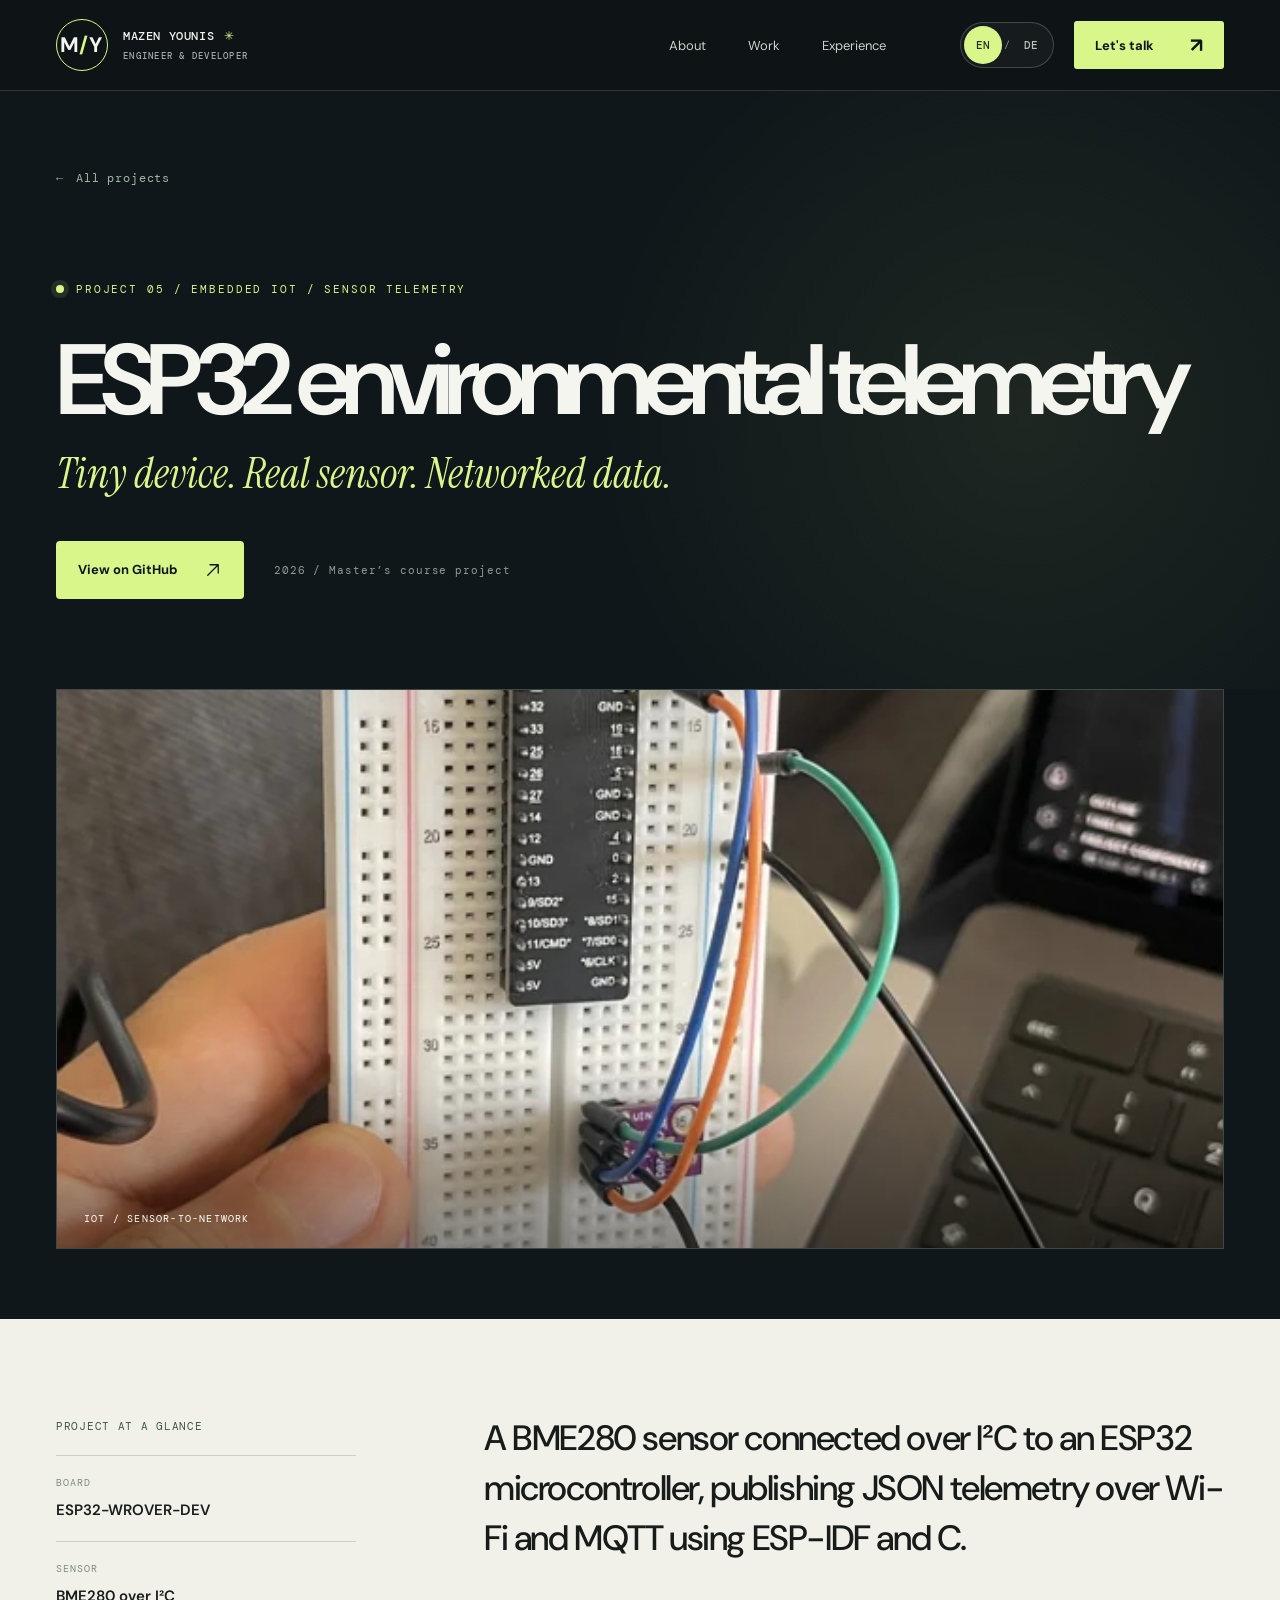
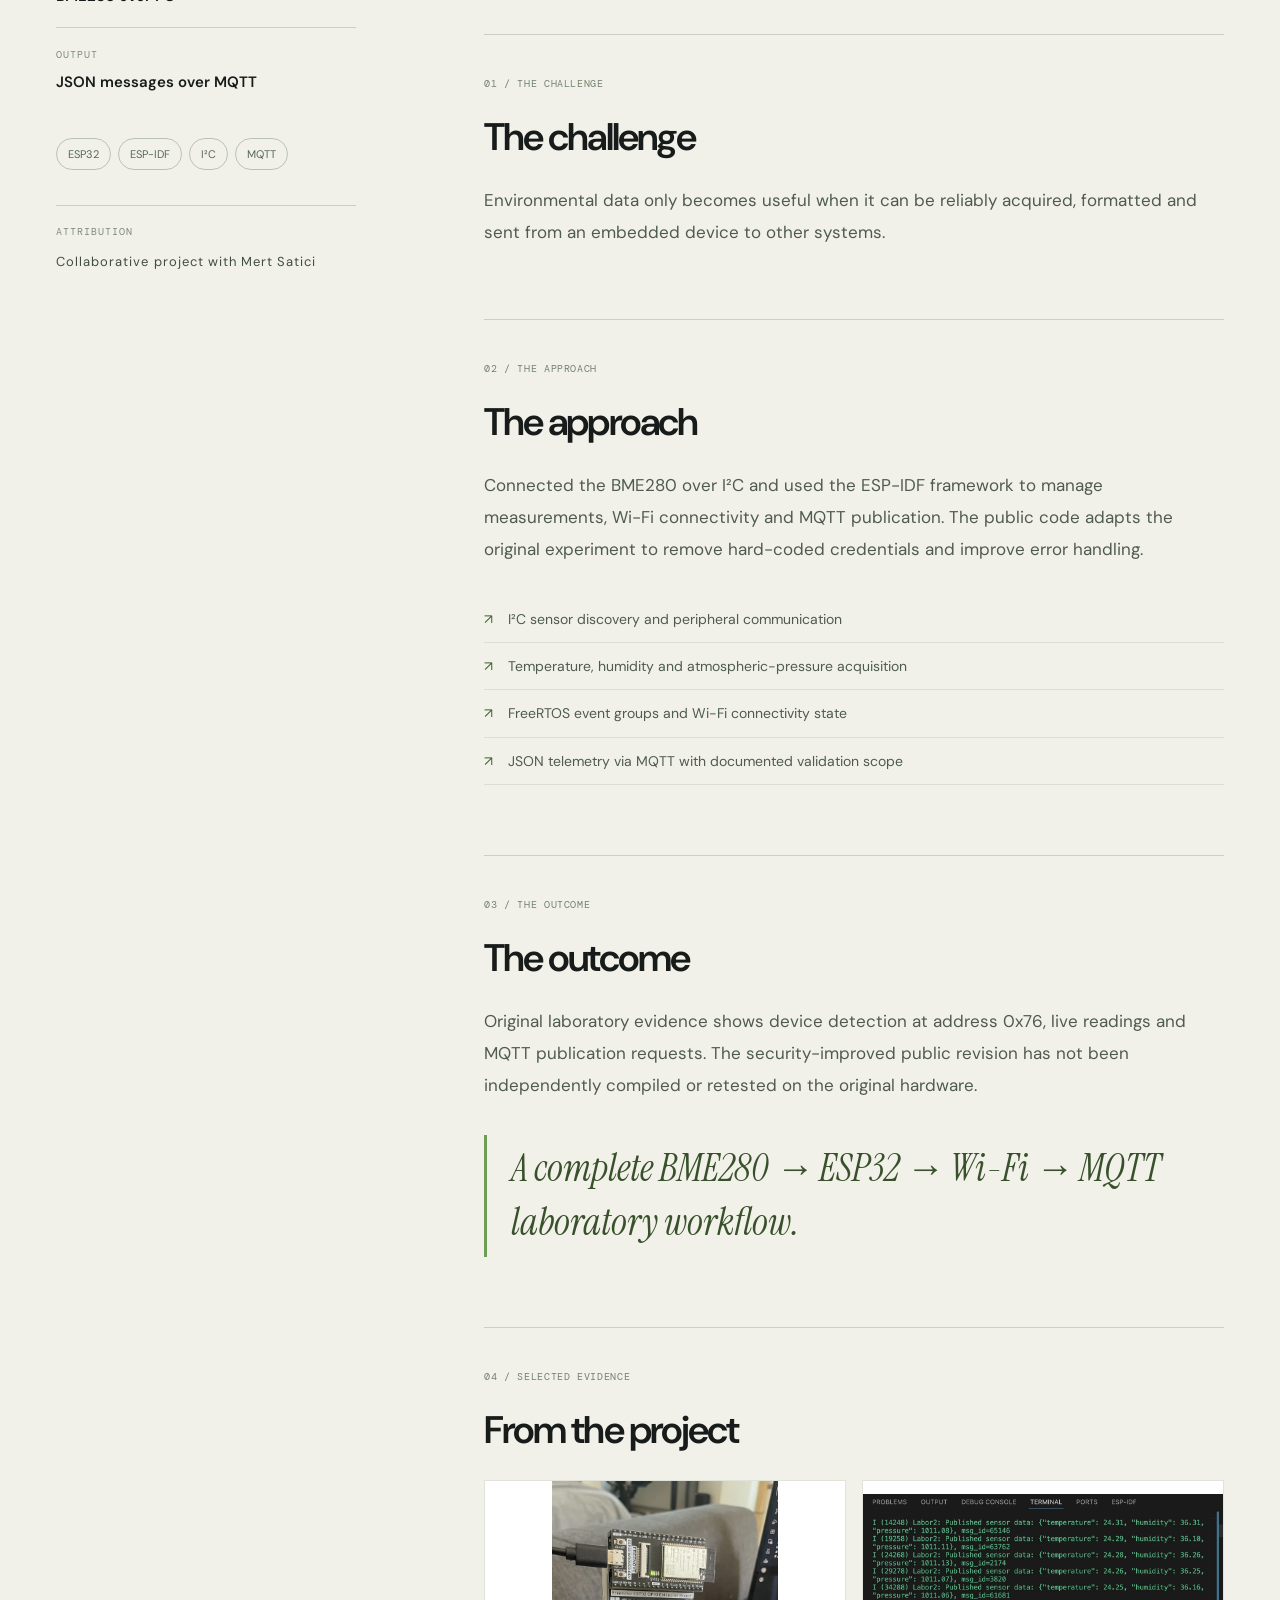
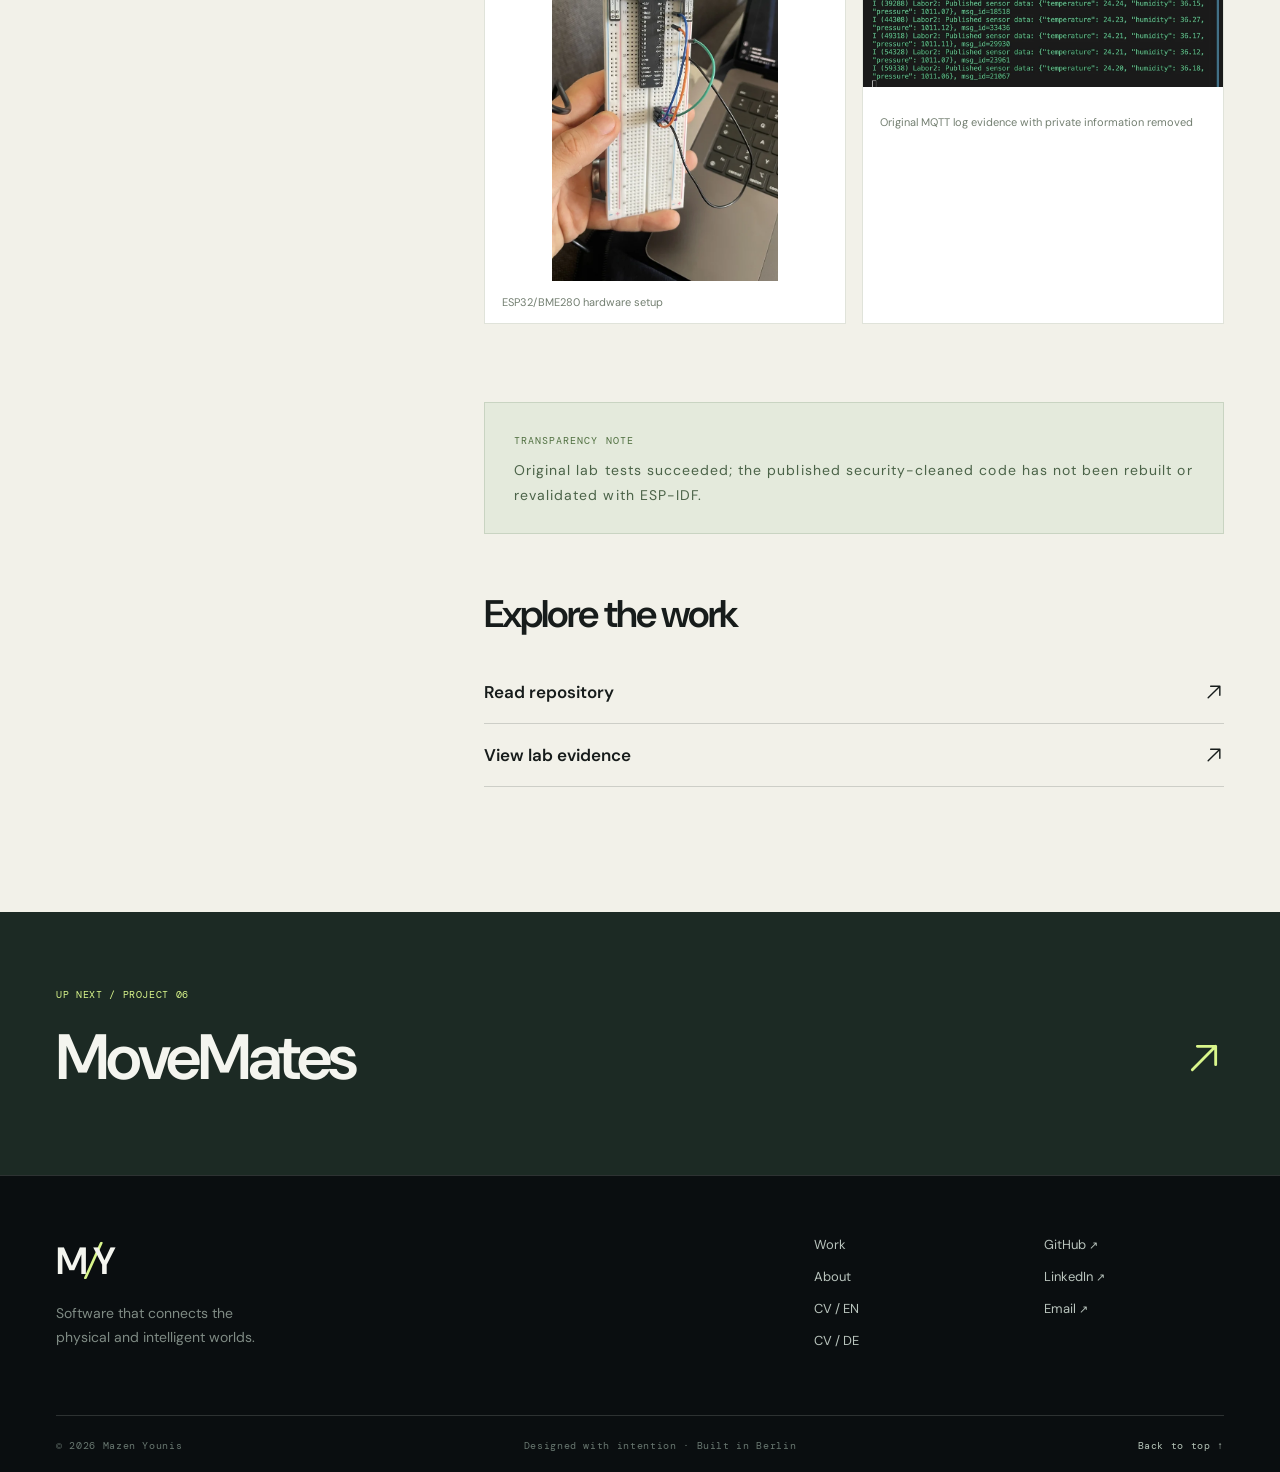
<file: projects/esp32-iot-telemetry.html>
<!DOCTYPE html>
<html lang="en">
 <head>
  <meta charset="utf-8"/>
  <meta content="width=device-width, initial-scale=1" name="viewport"/>
  <meta content="dark light" name="color-scheme"/>
  <title>
   ESP32 environmental telemetry &mdash; Mazen Younis
  </title>
  <meta content="A BME280 sensor connected over I&sup2;C to an ESP32 microcontroller, publishing JSON telemetry over Wi-Fi and MQTT using ESP-IDF and C." name="description"/>
  <meta content="website" property="og:type"/>
  <meta content="ESP32 environmental telemetry &mdash; Mazen Younis" property="og:title"/>
  <meta content="A BME280 sensor connected over I&sup2;C to an ESP32 microcontroller, publishing JSON telemetry over Wi-Fi and MQTT using ESP-IDF and C." property="og:description"/>
  <meta content="https://mazen-younis.github.io/assets/social-preview.png" property="og:image"/>
  <link href="https://mazen-younis.github.io/projects/esp32-iot-telemetry.html" rel="canonical"/>
  <link href="https://mazen-younis.github.io/projects/esp32-iot-telemetry.html" hreflang="en" rel="alternate"/>
  <link href="https://mazen-younis.github.io/de/projects/esp32-iot-telemetry.html" hreflang="de" rel="alternate"/>
  <link href="https://mazen-younis.github.io/projects/esp32-iot-telemetry.html" hreflang="x-default" rel="alternate"/>
  <meta content="https://mazen-younis.github.io/projects/esp32-iot-telemetry.html" property="og:url"/>
  <meta content="en_GB" property="og:locale"/>
  <meta content="#101519" name="theme-color"/>
  <link href="../assets/favicon.svg" rel="icon" type="image/svg+xml"/>
  <link href="https://fonts.googleapis.com" rel="preconnect"/>
  <link crossorigin="" href="https://fonts.gstatic.com" rel="preconnect"/>
  <link href="https://fonts.googleapis.com/css2?family=DM+Mono:wght@400;500&amp;family=DM+Sans:wght@400;500;600;700&amp;family=Instrument+Serif:ital@0;1&amp;display=swap" rel="stylesheet"/>
  <link href="../styles.css" rel="stylesheet"/>
  <script>
   document.documentElement.classList.add('js')
  </script>
  <script defer="" src="../script.js">
  </script>
 </head>
 <body>
  <a class="skip-link" href="#main">
   Skip to content
  </a>
  <div aria-hidden="true" class="scroll-progress" id="scroll-progress">
  </div>
  <header class="site-header" id="site-header">
   <div class="container nav-inner">
    <a aria-label="Mazen Younis &mdash; home" class="brand" href="../index.html">
     <span class="brand-glyph">
      M
      <span class="brand-slash">
       /
      </span>
      Y
     </span>
     <span class="brand-name">
      MAZEN YOUNIS
      <span class="brand-dot">
       ✳
      </span>
      <small>
       ENGINEER &amp; DEVELOPER
      </small>
     </span>
    </a>
    <nav aria-label="Main navigation" class="desktop-nav">
     <a href="../index.html#about">
      About
     </a>
     <a href="../index.html#work">
      Work
     </a>
     <a href="../index.html#experience">
      Experience
     </a>
    </nav>
    <div class="nav-right">
     <nav aria-label="Sprache der Website / Website language" class="language-switch">
      <a aria-current="page" aria-label="English (current language)" class="language-switch__link" data-language-switch="" href="esp32-iot-telemetry.html" hreflang="en" lang="en">
       EN
      </a>
      <span aria-hidden="true" class="language-switch__separator">
       /
      </span>
      <a aria-label="Deutsch &ndash; Zur deutschen Version wechseln" class="language-switch__link" data-language-switch="" href="../de/projects/esp32-iot-telemetry.html" hreflang="de" lang="de">
       DE
      </a>
     </nav>
     <a class="nav-contact" href="../index.html#contact">
      Let's talk
      <span aria-hidden="true">
       &nearrow;
      </span>
     </a>
     <button aria-controls="mobile-nav" aria-expanded="false" aria-label="Open menu" class="menu-toggle" id="menu-toggle" type="button">
      <span>
      </span>
      <span>
      </span>
     </button>
    </div>
   </div>
   <nav aria-label="Mobile navigation" class="mobile-nav" hidden="" id="mobile-nav">
    <a href="../index.html#about">
     About
    </a>
    <a href="../index.html#work">
     Work
    </a>
    <a href="../index.html#experience">
     Experience
    </a>
    <a href="../index.html#contact">
     Contact
    </a>
   </nav>
  </header>
  <main id="main">
   <section class="case-hero">
    <div class="container">
     <a class="back-link" href="../index.html#work">
      <span aria-hidden="true">
       &larr;
      </span>
      All projects
     </a>
     <div class="case-heading">
      <div class="eyebrow">
       <span class="signal-dot">
       </span>
       PROJECT 05 / EMBEDDED IOT / SENSOR TELEMETRY
      </div>
      <h1>
       ESP32 environmental telemetry
      </h1>
      <p class="case-subtitle">
       Tiny device. Real sensor. Networked data.
      </p>
      <div class="case-actions">
       <a class="button button-accent" href="https://github.com/mazen-younis/esp32-bme280-mqtt-iot" rel="noopener noreferrer" target="_blank">
        View on GitHub
        <span>
         <svg aria-hidden="true" fill="none" stroke="currentColor" stroke-linecap="round" stroke-linejoin="round" stroke-width="1.7" viewbox="0 0 24 24">
          <path d="M5 19 19 5M8 5h11v11">
          </path>
         </svg>
        </span>
       </a>
       <span>
        2026 / Master&rsquo;s course project
       </span>
      </div>
     </div>
    </div>
   </section>
   <section class="case-media-section">
    <div class="container">
     <div class="case-main-art">
      <img alt="Original ESP32 and BME280 IoT hardware setup" src="../assets/img/iot-hardware.webp"/>
      <span>
       IOT / SENSOR-TO-NETWORK
      </span>
     </div>
    </div>
   </section>
   <section class="case-body-section">
    <div class="container case-body-grid">
     <aside class="case-sidebar">
      <div class="sidebar-sticky">
       <span class="tiny-label">
        PROJECT AT A GLANCE
       </span>
       <div class="case-facts">
        <div>
         <span>
          BOARD
         </span>
         <strong>
          ESP32-WROVER-DEV
         </strong>
        </div>
        <div>
         <span>
          SENSOR
         </span>
         <strong>
          BME280 over I&sup2;C
         </strong>
        </div>
        <div>
         <span>
          OUTPUT
         </span>
         <strong>
          JSON messages over MQTT
         </strong>
        </div>
       </div>
       <div class="case-tags">
        <span>
         ESP32
        </span>
        <span>
         ESP-IDF
        </span>
        <span>
         I&sup2;C
        </span>
        <span>
         MQTT
        </span>
       </div>
       <div class="case-credit">
        <span>
         ATTRIBUTION
        </span>
        <p>
         Collaborative project with Mert Satici
        </p>
       </div>
      </div>
     </aside>
     <div class="case-story">
      <div class="case-intro">
       A BME280 sensor connected over I&sup2;C to an ESP32 microcontroller, publishing JSON telemetry over Wi-Fi and MQTT using ESP-IDF and C.
      </div>
      <div class="story-block">
       <span class="story-index">
        01 / THE CHALLENGE
       </span>
       <h2>
        The challenge
       </h2>
       <p>
        Environmental data only becomes useful when it can be reliably acquired, formatted and sent from an embedded device to other systems.
       </p>
      </div>
      <div class="story-block">
       <span class="story-index">
        02 / THE APPROACH
       </span>
       <h2>
        The approach
       </h2>
       <p>
        Connected the BME280 over I&sup2;C and used the ESP-IDF framework to manage measurements, Wi-Fi connectivity and MQTT publication. The public code adapts the original experiment to remove hard-coded credentials and improve error handling.
       </p>
       <ul>
        <li>
         I&sup2;C sensor discovery and peripheral communication
        </li>
        <li>
         Temperature, humidity and atmospheric-pressure acquisition
        </li>
        <li>
         FreeRTOS event groups and Wi-Fi connectivity state
        </li>
        <li>
         JSON telemetry via MQTT with documented validation scope
        </li>
       </ul>
      </div>
      <div class="story-block">
       <span class="story-index">
        03 / THE OUTCOME
       </span>
       <h2>
        The outcome
       </h2>
       <p>
        Original laboratory evidence shows device detection at address 0x76, live readings and MQTT publication requests. The security-improved public revision has not been independently compiled or retested on the original hardware.
       </p>
       <blockquote>
        A complete BME280 &rarr; ESP32 &rarr; Wi-Fi &rarr; MQTT laboratory workflow.
       </blockquote>
      </div>
      <div class="story-block">
       <span class="story-index">
        04 / SELECTED EVIDENCE
       </span>
       <h2>
        From the project
       </h2>
       <div class="case-gallery">
        <figure>
         <img alt="ESP32/BME280 hardware setup" loading="lazy" src="../assets/img/iot-hardware.webp"/>
         <figcaption>
          ESP32/BME280 hardware setup
         </figcaption>
        </figure>
        <figure>
         <img alt="Original MQTT log evidence with private information removed" loading="lazy" src="../assets/img/mqtt-log.webp"/>
         <figcaption>
          Original MQTT log evidence with private information removed
         </figcaption>
        </figure>
       </div>
      </div>
      <div class="case-note">
       <span>
        TRANSPARENCY NOTE
       </span>
       <p>
        Original lab tests succeeded; the published security-cleaned code has not been rebuilt or revalidated with ESP-IDF.
       </p>
      </div>
      <div class="story-links">
       <h2>
        Explore the work
       </h2>
       <a href="https://github.com/mazen-younis/esp32-bme280-mqtt-iot" rel="noopener noreferrer" target="_blank">
        <span>
         Read repository
        </span>
        <span>
         <svg aria-hidden="true" fill="none" stroke="currentColor" stroke-linecap="round" stroke-linejoin="round" stroke-width="1.7" viewbox="0 0 24 24">
          <path d="M5 19 19 5M8 5h11v11">
          </path>
         </svg>
        </span>
       </a>
       <a href="https://github.com/mazen-younis/esp32-bme280-mqtt-iot/tree/main/results" rel="noopener noreferrer" target="_blank">
        <span>
         View lab evidence
        </span>
        <span>
         <svg aria-hidden="true" fill="none" stroke="currentColor" stroke-linecap="round" stroke-linejoin="round" stroke-width="1.7" viewbox="0 0 24 24">
          <path d="M5 19 19 5M8 5h11v11">
          </path>
         </svg>
        </span>
       </a>
      </div>
     </div>
    </div>
   </section>
   <section class="next-project">
    <div class="container">
     <div>
      <span class="tiny-label">
       UP NEXT / PROJECT 06
      </span>
      <a href="movemates-ios-app.html">
       MoveMates
       <span>
        <svg aria-hidden="true" fill="none" stroke="currentColor" stroke-linecap="round" stroke-linejoin="round" stroke-width="1.7" viewbox="0 0 24 24">
         <path d="M5 19 19 5M8 5h11v11">
         </path>
        </svg>
       </span>
      </a>
     </div>
    </div>
   </section>
  </main>
  <footer class="site-footer">
   <div class="container">
    <div class="footer-top">
     <div>
      <a class="footer-monogram" href="../index.html">
       M
       <span>
        /
       </span>
       Y
      </a>
      <p>
       Software that connects the
       <br/>
       physical and intelligent worlds.
      </p>
     </div>
     <div class="footer-links">
      <a href="../index.html#work">
       Work
      </a>
      <a href="../index.html#about">
       About
      </a>
      <a download="" href="../assets/cv/Mazen_Younis_CV_EN.pdf">
       CV / EN
      </a>
      <a download="" href="../assets/cv/Mazen_Younis_CV_DE.pdf">
       CV / DE
      </a>
     </div>
     <div class="footer-links">
      <a href="https://github.com/mazen-younis" rel="noopener noreferrer" target="_blank">
       GitHub
       <span aria-hidden="true" class="footer-arrow">
        &nearrow;
       </span>
      </a>
      <a href="https://www.linkedin.com/in/mazen-younis/" rel="noopener noreferrer" target="_blank">
       LinkedIn
       <span aria-hidden="true" class="footer-arrow">
        &nearrow;
       </span>
      </a>
      <a href="mailto:mazenyounis95@gmail.com">
       Email
       <span aria-hidden="true" class="footer-arrow">
        &nearrow;
       </span>
      </a>
     </div>
    </div>
    <div class="footer-bottom">
     <span>
      &copy; 2026 Mazen Younis
     </span>
     <span>
      Designed with intention &middot; Built in Berlin
     </span>
     <a href="#main">
      Back to top &uarr;
     </a>
    </div>
   </div>
  </footer>
 </body>
</html>
</file>
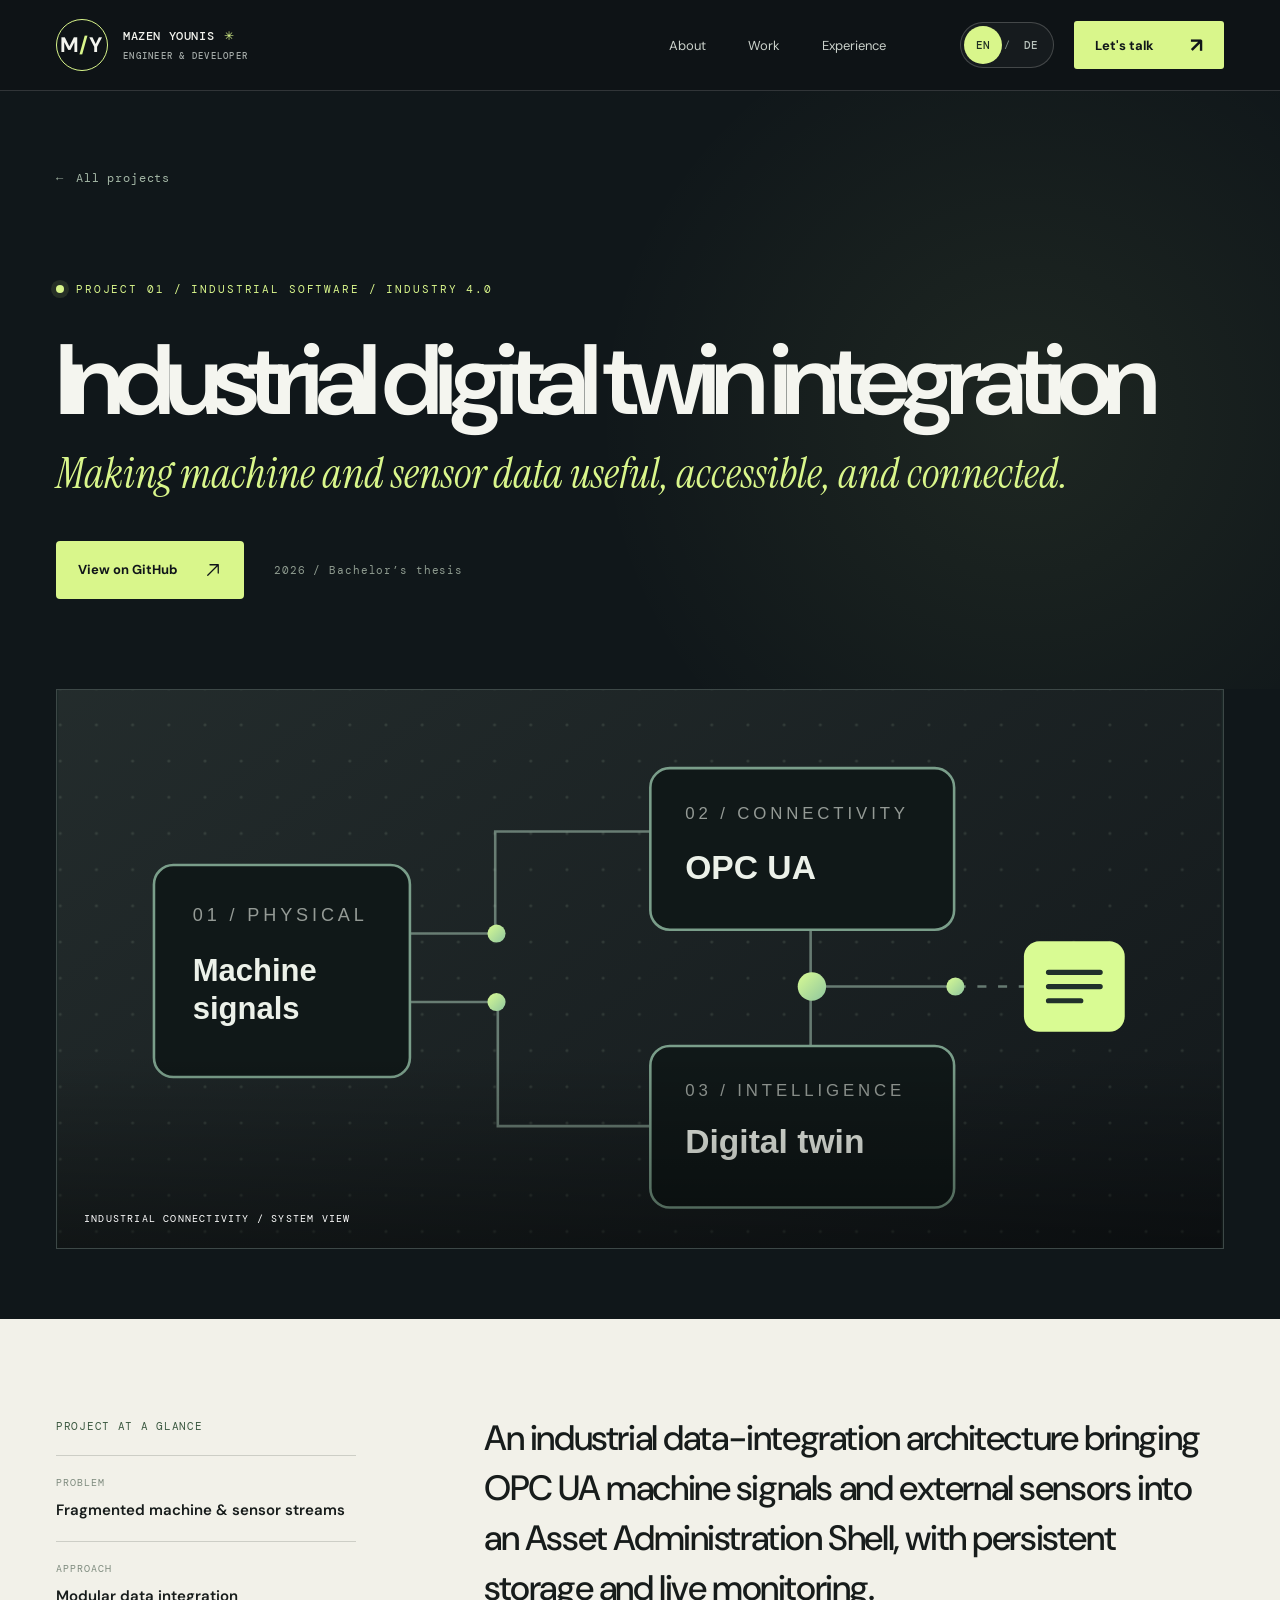
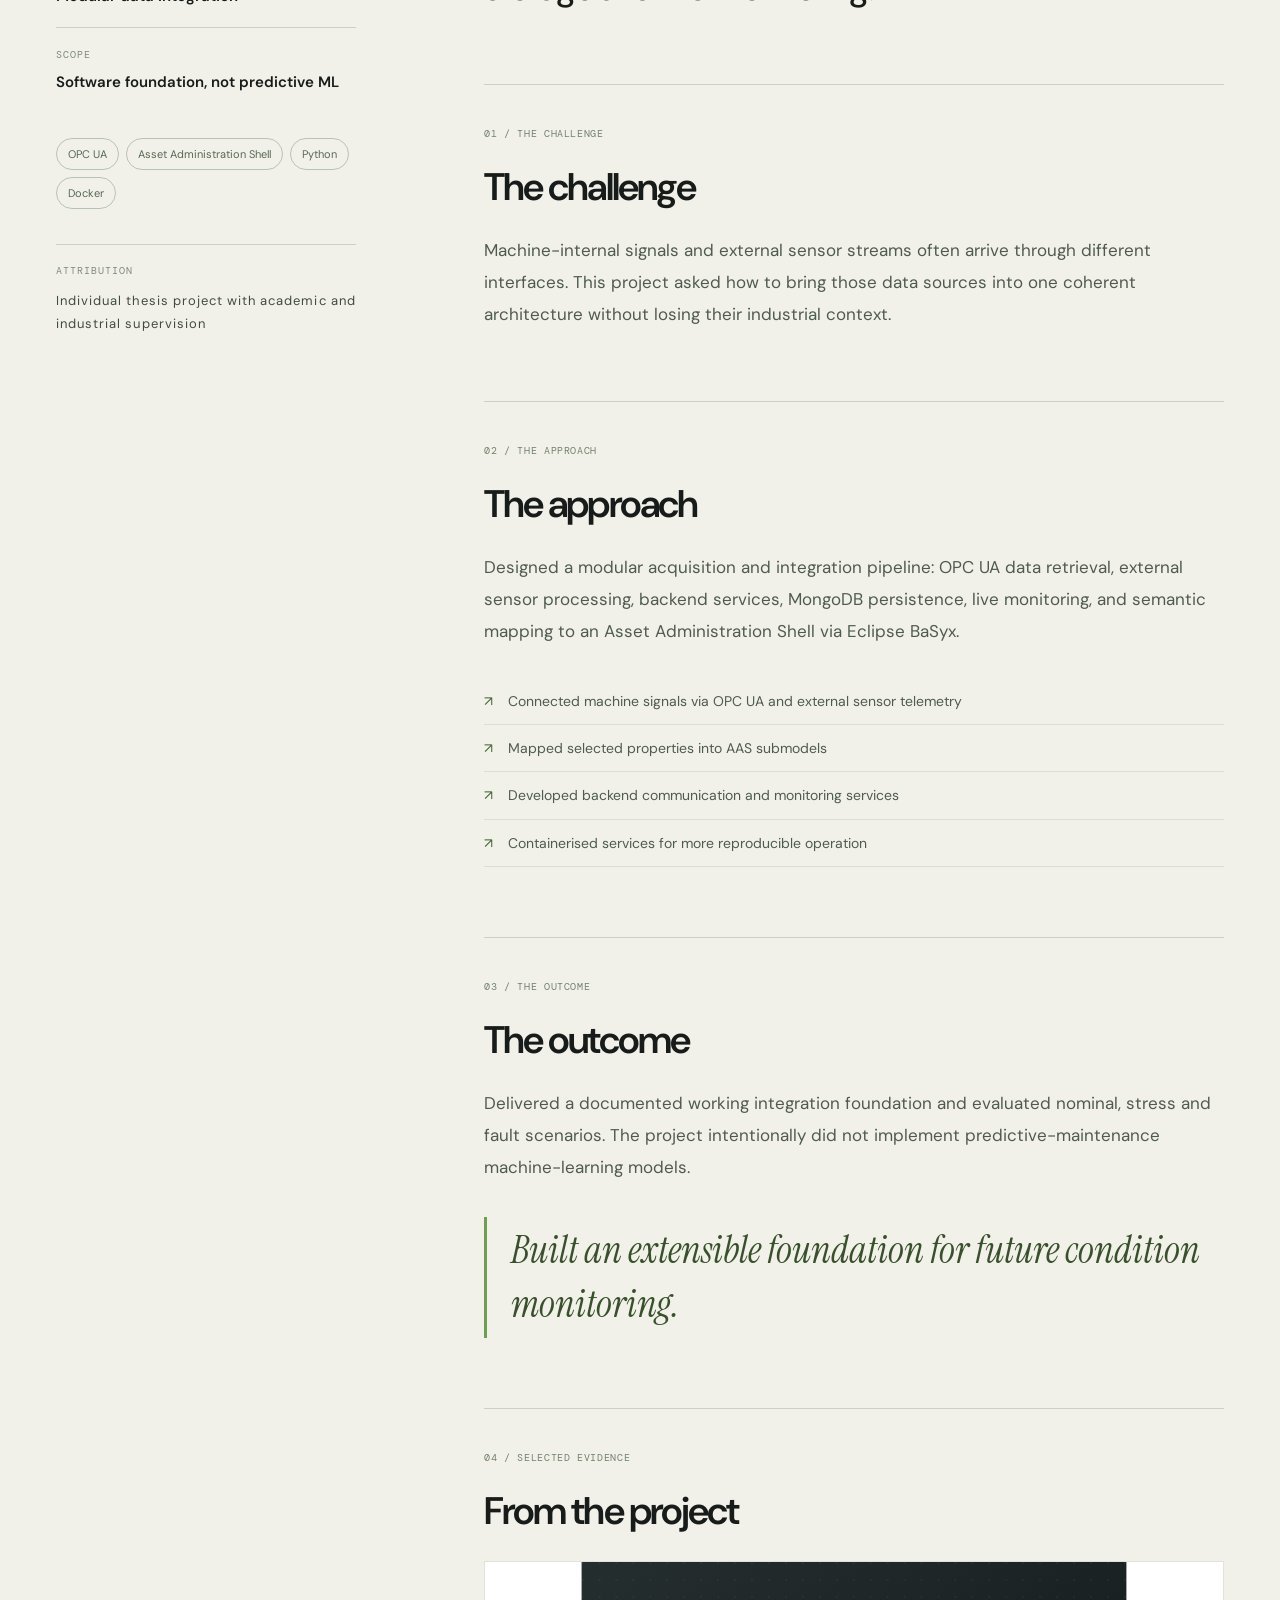
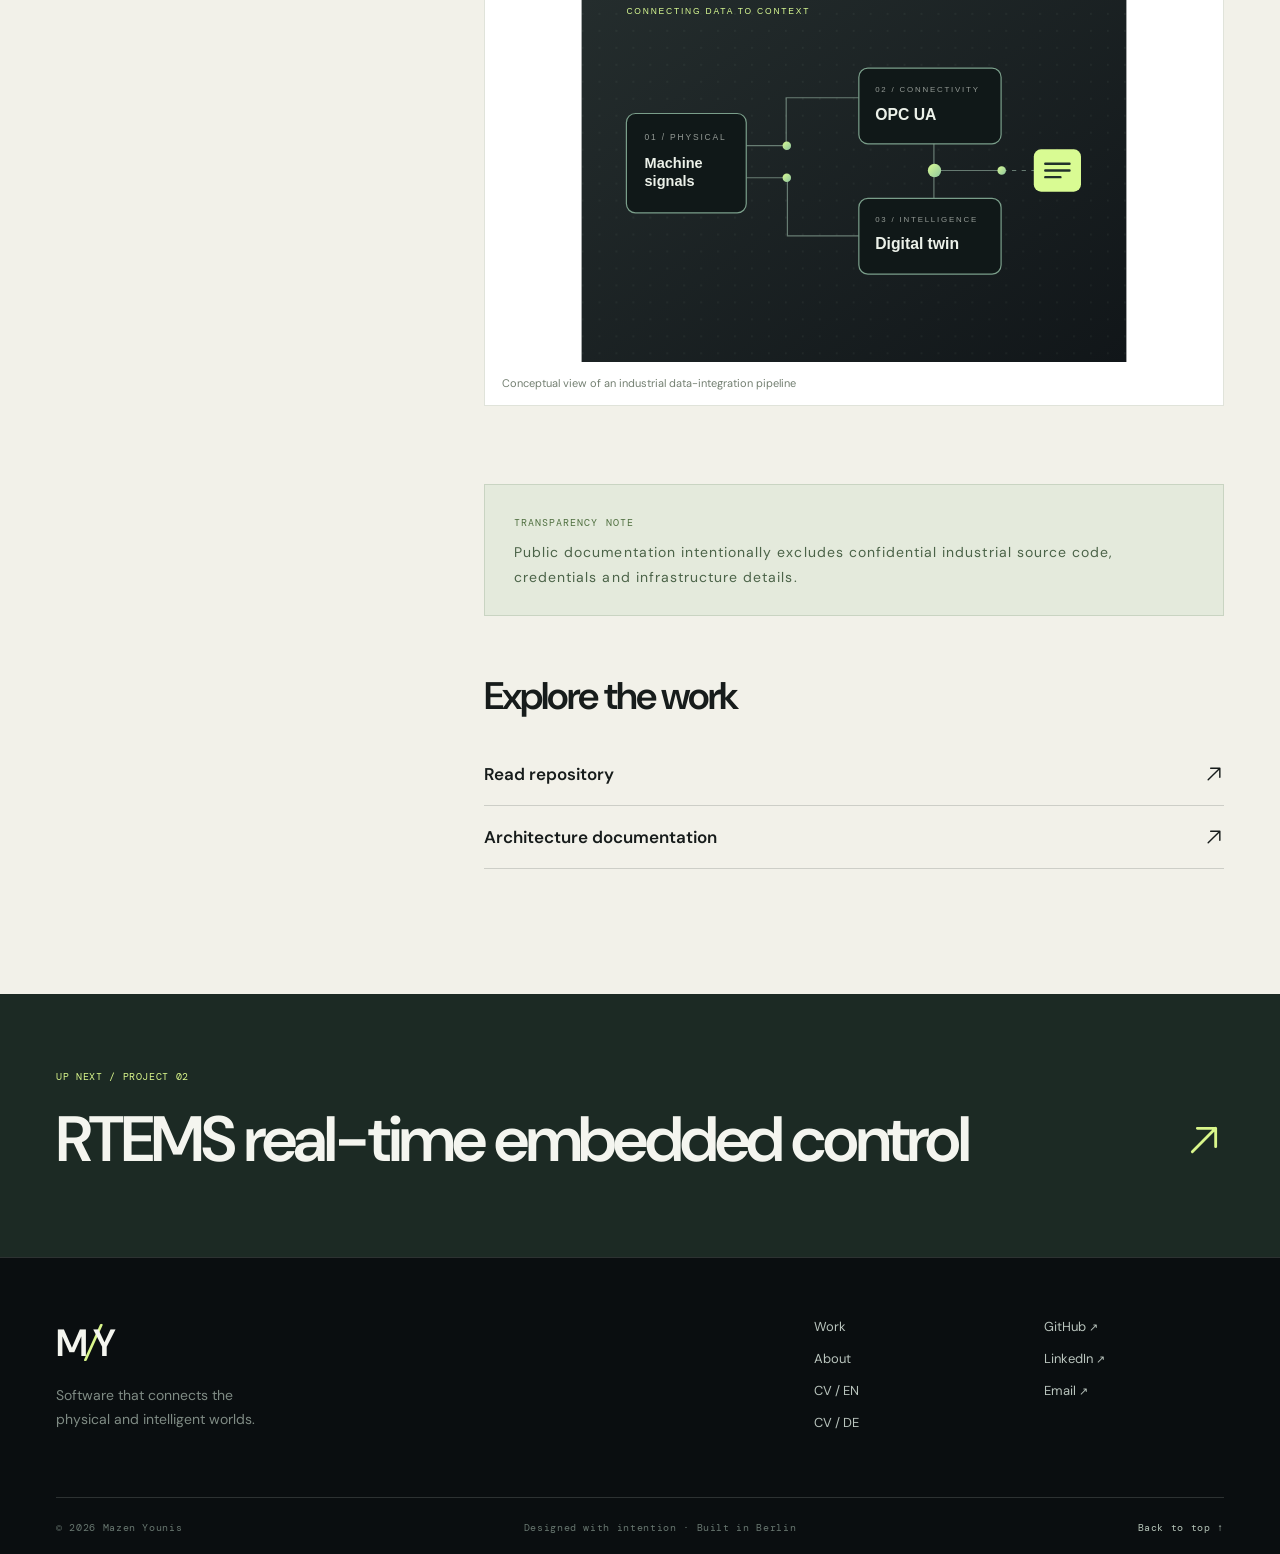
<file: projects/industrial-digital-twin.html>
<!doctype html>
<html lang="en">
 <head>
  <meta charset="utf-8"/>
  <meta content="width=device-width, initial-scale=1" name="viewport"/>
  <meta content="dark light" name="color-scheme"/>
  <title>
   Industrial digital twin integration &mdash; Mazen Younis
  </title>
  <meta content="An industrial data-integration architecture bringing OPC UA machine signals and external sensors into an Asset Administration Shell, with persistent storage and live monitoring." name="description"/>
  <meta content="website" property="og:type"/>
  <meta content="Industrial digital twin integration &mdash; Mazen Younis" property="og:title"/>
  <meta content="An industrial data-integration architecture bringing OPC UA machine signals and external sensors into an Asset Administration Shell, with persistent storage and live monitoring." property="og:description"/>
  <meta content="https://mazen-younis.github.io/assets/social-preview.png" property="og:image"/>
  <link href="https://mazen-younis.github.io/projects/industrial-digital-twin.html" rel="canonical"/>
  <link href="https://mazen-younis.github.io/projects/industrial-digital-twin.html" hreflang="en" rel="alternate"/>
  <link href="https://mazen-younis.github.io/de/projects/industrial-digital-twin.html" hreflang="de" rel="alternate"/>
  <link href="https://mazen-younis.github.io/projects/industrial-digital-twin.html" hreflang="x-default" rel="alternate"/>
  <meta content="https://mazen-younis.github.io/projects/industrial-digital-twin.html" property="og:url"/>
  <meta content="en_GB" property="og:locale"/>
  <meta content="#101519" name="theme-color"/>
  <link href="../assets/favicon.svg" rel="icon" type="image/svg+xml"/>
  <link href="https://fonts.googleapis.com" rel="preconnect"/>
  <link crossorigin="" href="https://fonts.gstatic.com" rel="preconnect"/>
  <link href="https://fonts.googleapis.com/css2?family=DM+Mono:wght@400;500&amp;family=DM+Sans:wght@400;500;600;700&amp;family=Instrument+Serif:ital@0;1&amp;display=swap" rel="stylesheet"/>
  <link href="../styles.css" rel="stylesheet"/>
  <script>
   document.documentElement.classList.add('js')
  </script>
  <script defer="" src="../script.js">
  </script>
 </head>
 <body>
  <a class="skip-link" href="#main">
   Skip to content
  </a>
  <div aria-hidden="true" class="scroll-progress" id="scroll-progress">
  </div>
  <header class="site-header" id="site-header">
   <div class="container nav-inner">
    <a aria-label="Mazen Younis &mdash; home" class="brand" href="../index.html">
     <span class="brand-glyph">
      M
      <span class="brand-slash">
       /
      </span>
      Y
     </span>
     <span class="brand-name">
      MAZEN YOUNIS
      <span class="brand-dot">
       ✳
      </span>
      <small>
       ENGINEER &amp; DEVELOPER
      </small>
     </span>
    </a>
    <nav aria-label="Main navigation" class="desktop-nav">
     <a href="../index.html#about">
      About
     </a>
     <a href="../index.html#work">
      Work
     </a>
     <a href="../index.html#experience">
      Experience
     </a>
    </nav>
    <div class="nav-right">
     <nav aria-label="Sprache der Website / Website language" class="language-switch">
      <a aria-current="page" aria-label="English (current language)" class="language-switch__link" data-language-switch="" href="industrial-digital-twin.html" hreflang="en" lang="en">
       EN
      </a>
      <span aria-hidden="true" class="language-switch__separator">
       /
      </span>
      <a aria-label="Deutsch &ndash; Zur deutschen Version wechseln" class="language-switch__link" data-language-switch="" href="../de/projects/industrial-digital-twin.html" hreflang="de" lang="de">
       DE
      </a>
     </nav>
     <a class="nav-contact" href="../index.html#contact">
      Let's talk
      <span aria-hidden="true">
       &nearrow;
      </span>
     </a>
     <button aria-controls="mobile-nav" aria-expanded="false" aria-label="Open menu" class="menu-toggle" id="menu-toggle" type="button">
      <span>
      </span>
      <span>
      </span>
     </button>
    </div>
   </div>
   <nav aria-label="Mobile navigation" class="mobile-nav" hidden="" id="mobile-nav">
    <a href="../index.html#about">
     About
    </a>
    <a href="../index.html#work">
     Work
    </a>
    <a href="../index.html#experience">
     Experience
    </a>
    <a href="../index.html#contact">
     Contact
    </a>
   </nav>
  </header>
  <main id="main">
   <section class="case-hero">
    <div class="container">
     <a class="back-link" href="../index.html#work">
      <span aria-hidden="true">
       &larr;
      </span>
      All projects
     </a>
     <div class="case-heading">
      <div class="eyebrow">
       <span class="signal-dot">
       </span>
       PROJECT 01 / INDUSTRIAL SOFTWARE / INDUSTRY 4.0
      </div>
      <h1>
       Industrial digital twin integration
      </h1>
      <p class="case-subtitle">
       Making machine and sensor data useful, accessible, and connected.
      </p>
      <div class="case-actions">
       <a class="button button-accent" href="https://github.com/mazen-younis/Sensor-Integration-OPC-UA-AAS" rel="noopener noreferrer" target="_blank">
        View on GitHub
        <span>
         <svg aria-hidden="true" fill="none" stroke="currentColor" stroke-linecap="round" stroke-linejoin="round" stroke-width="1.7" viewbox="0 0 24 24">
          <path d="M5 19 19 5M8 5h11v11">
          </path>
         </svg>
        </span>
       </a>
       <span>
        2026 / Bachelor&rsquo;s thesis
       </span>
      </div>
     </div>
    </div>
   </section>
   <section class="case-media-section">
    <div class="container">
     <div class="case-main-art">
      <img alt="Concept illustration of industrial signal flow into digital twin services" src="../assets/img/industrial-systems.svg"/>
      <span>
       INDUSTRIAL CONNECTIVITY / SYSTEM VIEW
      </span>
     </div>
    </div>
   </section>
   <section class="case-body-section">
    <div class="container case-body-grid">
     <aside class="case-sidebar">
      <div class="sidebar-sticky">
       <span class="tiny-label">
        PROJECT AT A GLANCE
       </span>
       <div class="case-facts">
        <div>
         <span>
          PROBLEM
         </span>
         <strong>
          Fragmented machine &amp; sensor streams
         </strong>
        </div>
        <div>
         <span>
          APPROACH
         </span>
         <strong>
          Modular data integration
         </strong>
        </div>
        <div>
         <span>
          SCOPE
         </span>
         <strong>
          Software foundation, not predictive ML
         </strong>
        </div>
       </div>
       <div class="case-tags">
        <span>
         OPC UA
        </span>
        <span>
         Asset Administration Shell
        </span>
        <span>
         Python
        </span>
        <span>
         Docker
        </span>
       </div>
       <div class="case-credit">
        <span>
         ATTRIBUTION
        </span>
        <p>
         Individual thesis project with academic and industrial supervision
        </p>
       </div>
      </div>
     </aside>
     <div class="case-story">
      <div class="case-intro">
       An industrial data-integration architecture bringing OPC UA machine signals and external sensors into an Asset Administration Shell, with persistent storage and live monitoring.
      </div>
      <div class="story-block">
       <span class="story-index">
        01 / THE CHALLENGE
       </span>
       <h2>
        The challenge
       </h2>
       <p>
        Machine-internal signals and external sensor streams often arrive through different interfaces. This project asked how to bring those data sources into one coherent architecture without losing their industrial context.
       </p>
      </div>
      <div class="story-block">
       <span class="story-index">
        02 / THE APPROACH
       </span>
       <h2>
        The approach
       </h2>
       <p>
        Designed a modular acquisition and integration pipeline: OPC UA data retrieval, external sensor processing, backend services, MongoDB persistence, live monitoring, and semantic mapping to an Asset Administration Shell via Eclipse BaSyx.
       </p>
       <ul>
        <li>
         Connected machine signals via OPC UA and external sensor telemetry
        </li>
        <li>
         Mapped selected properties into AAS submodels
        </li>
        <li>
         Developed backend communication and monitoring services
        </li>
        <li>
         Containerised services for more reproducible operation
        </li>
       </ul>
      </div>
      <div class="story-block">
       <span class="story-index">
        03 / THE OUTCOME
       </span>
       <h2>
        The outcome
       </h2>
       <p>
        Delivered a documented working integration foundation and evaluated nominal, stress and fault scenarios. The project intentionally did not implement predictive-maintenance machine-learning models.
       </p>
       <blockquote>
        Built an extensible foundation for future condition monitoring.
       </blockquote>
      </div>
      <div class="story-block">
       <span class="story-index">
        04 / SELECTED EVIDENCE
       </span>
       <h2>
        From the project
       </h2>
       <div class="case-gallery">
        <figure>
         <img alt="Conceptual view of an industrial data-integration pipeline" loading="lazy" src="../assets/img/industrial-systems.svg"/>
         <figcaption>
          Conceptual view of an industrial data-integration pipeline
         </figcaption>
        </figure>
       </div>
      </div>
      <div class="case-note">
       <span>
        TRANSPARENCY NOTE
       </span>
       <p>
        Public documentation intentionally excludes confidential industrial source code, credentials and infrastructure details.
       </p>
      </div>
      <div class="story-links">
       <h2>
        Explore the work
       </h2>
       <a href="https://github.com/mazen-younis/Sensor-Integration-OPC-UA-AAS" rel="noopener noreferrer" target="_blank">
        <span>
         Read repository
        </span>
        <span>
         <svg aria-hidden="true" fill="none" stroke="currentColor" stroke-linecap="round" stroke-linejoin="round" stroke-width="1.7" viewbox="0 0 24 24">
          <path d="M5 19 19 5M8 5h11v11">
          </path>
         </svg>
        </span>
       </a>
       <a href="https://github.com/mazen-younis/Sensor-Integration-OPC-UA-AAS/tree/main/docs/architecture" rel="noopener noreferrer" target="_blank">
        <span>
         Architecture documentation
        </span>
        <span>
         <svg aria-hidden="true" fill="none" stroke="currentColor" stroke-linecap="round" stroke-linejoin="round" stroke-width="1.7" viewbox="0 0 24 24">
          <path d="M5 19 19 5M8 5h11v11">
          </path>
         </svg>
        </span>
       </a>
      </div>
     </div>
    </div>
   </section>
   <section class="next-project">
    <div class="container">
     <div>
      <span class="tiny-label">
       UP NEXT / PROJECT 02
      </span>
      <a href="rtems-real-time-control.html">
       RTEMS real-time embedded control
       <span>
        <svg aria-hidden="true" fill="none" stroke="currentColor" stroke-linecap="round" stroke-linejoin="round" stroke-width="1.7" viewbox="0 0 24 24">
         <path d="M5 19 19 5M8 5h11v11">
         </path>
        </svg>
       </span>
      </a>
     </div>
    </div>
   </section>
  </main>
  <footer class="site-footer">
   <div class="container">
    <div class="footer-top">
     <div>
      <a class="footer-monogram" href="../index.html">
       M
       <span>
        /
       </span>
       Y
      </a>
      <p>
       Software that connects the
       <br/>
       physical and intelligent worlds.
      </p>
     </div>
     <div class="footer-links">
      <a href="../index.html#work">
       Work
      </a>
      <a href="../index.html#about">
       About
      </a>
      <a download="" href="../assets/cv/Mazen_Younis_CV_EN.pdf">
       CV / EN
      </a>
      <a download="" href="../assets/cv/Mazen_Younis_CV_DE.pdf">
       CV / DE
      </a>
     </div>
     <div class="footer-links">
      <a href="https://github.com/mazen-younis" rel="noopener noreferrer" target="_blank">
       GitHub
       <span aria-hidden="true" class="footer-arrow">
        &nearrow;
       </span>
      </a>
      <a href="https://www.linkedin.com/in/mazen-younis/" rel="noopener noreferrer" target="_blank">
       LinkedIn
       <span aria-hidden="true" class="footer-arrow">
        &nearrow;
       </span>
      </a>
      <a href="mailto:mazenyounis95@gmail.com">
       Email
       <span aria-hidden="true" class="footer-arrow">
        &nearrow;
       </span>
      </a>
     </div>
    </div>
    <div class="footer-bottom">
     <span>
      &copy; 2026 Mazen Younis
     </span>
     <span>
      Designed with intention &middot; Built in Berlin
     </span>
     <a href="#main">
      Back to top &uarr;
     </a>
    </div>
   </div>
  </footer>
 </body>
</html>
</file>
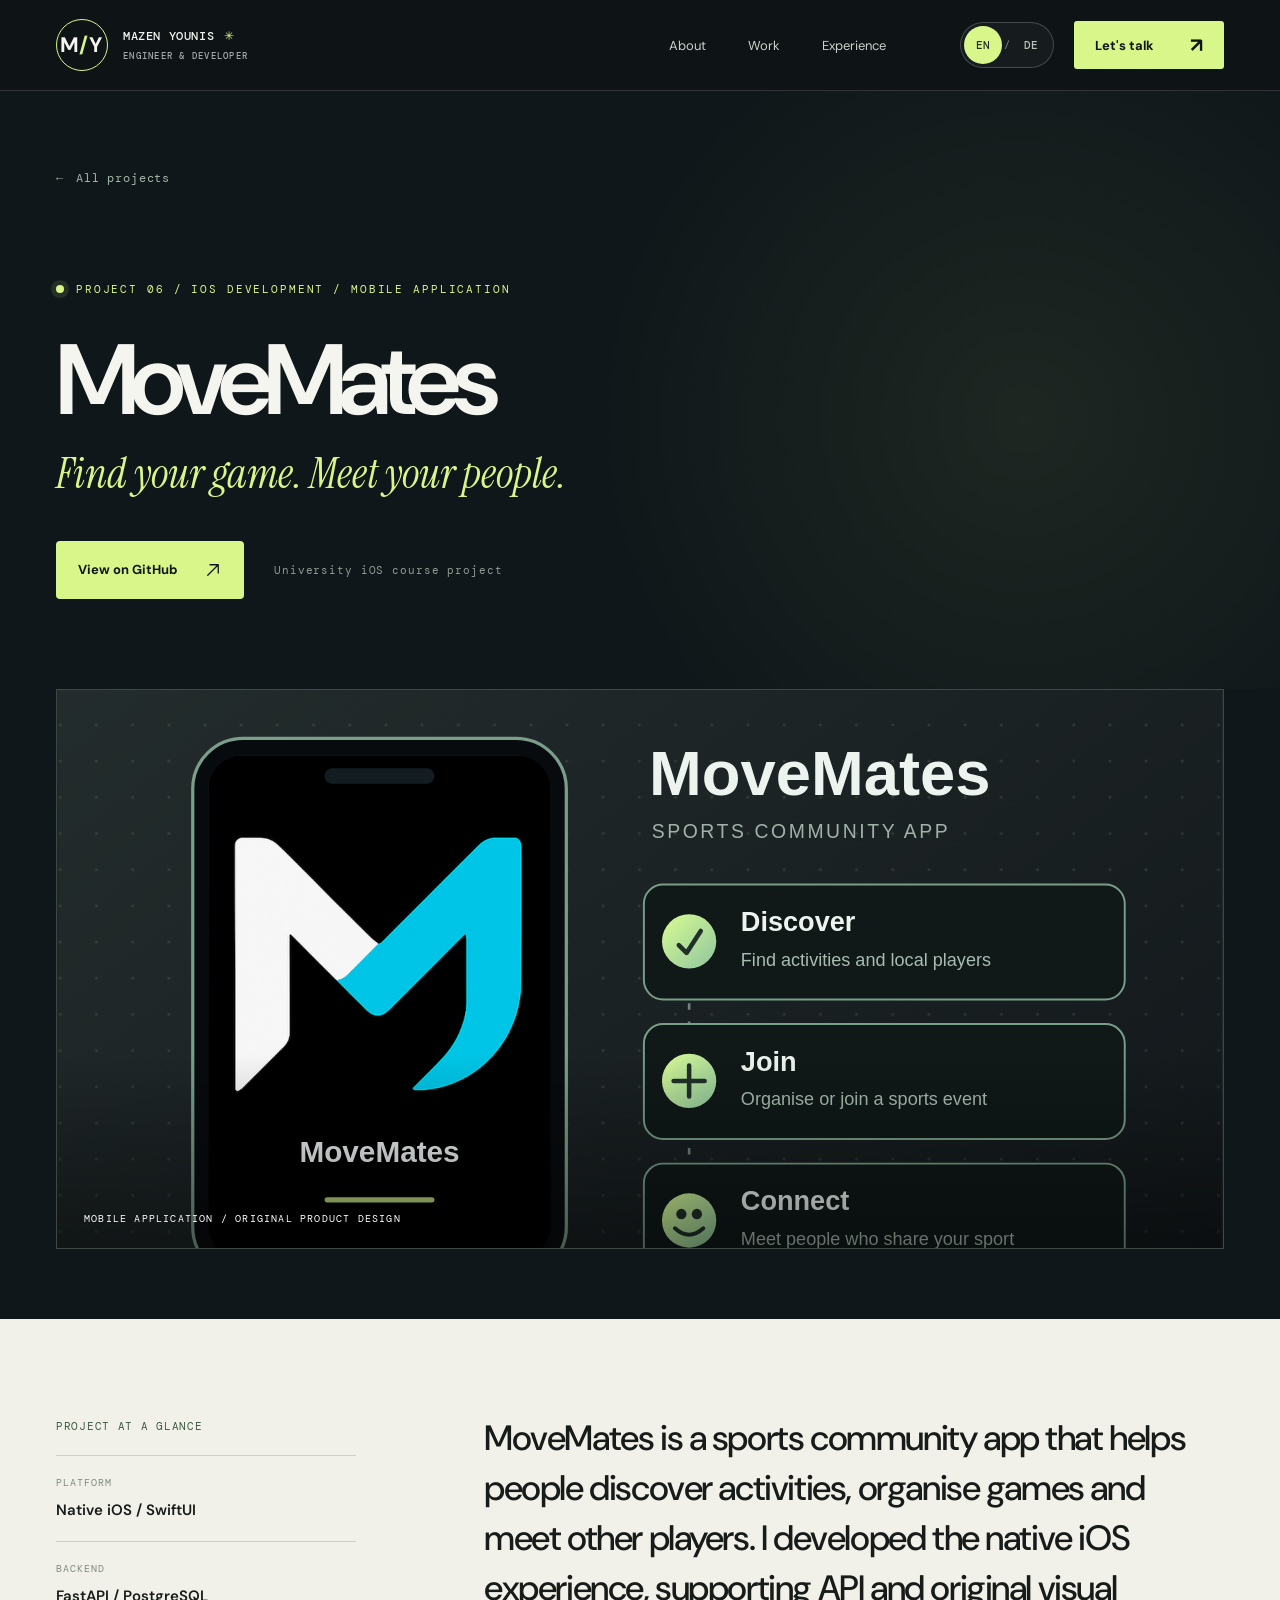
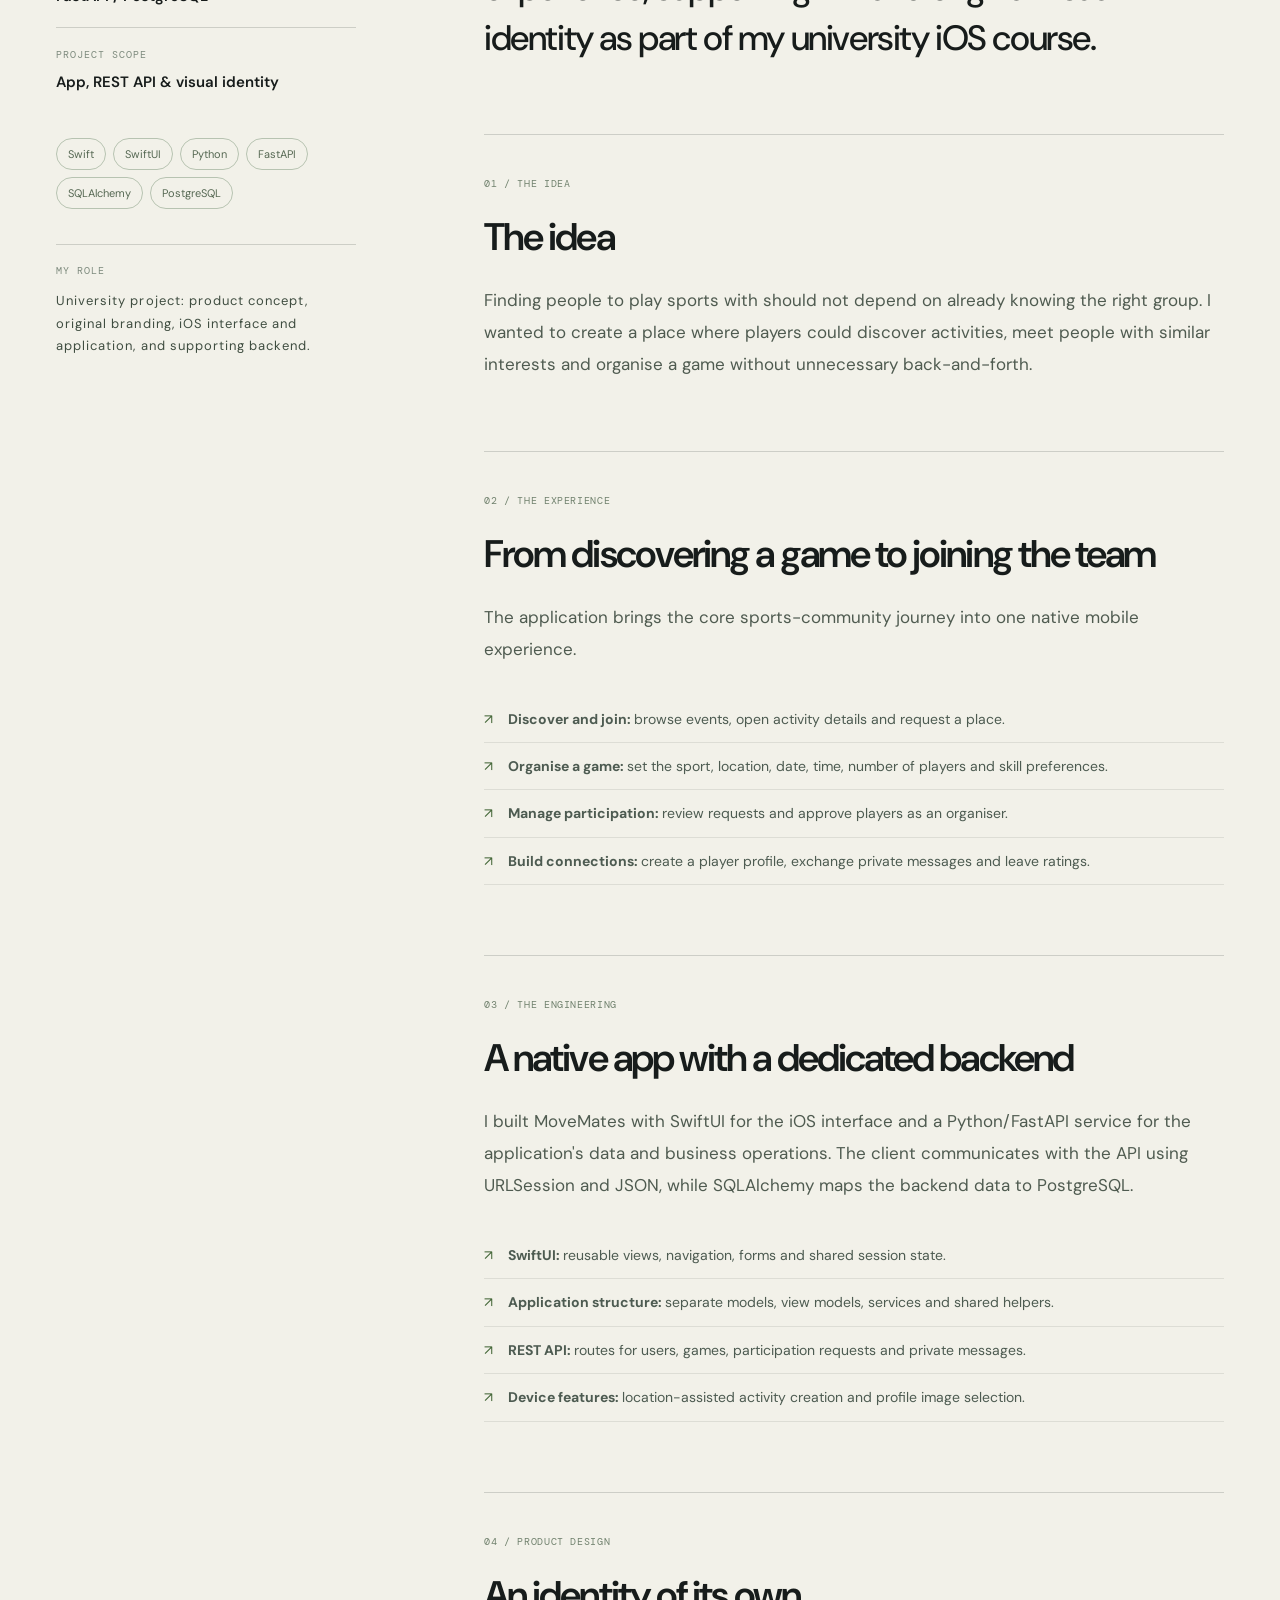
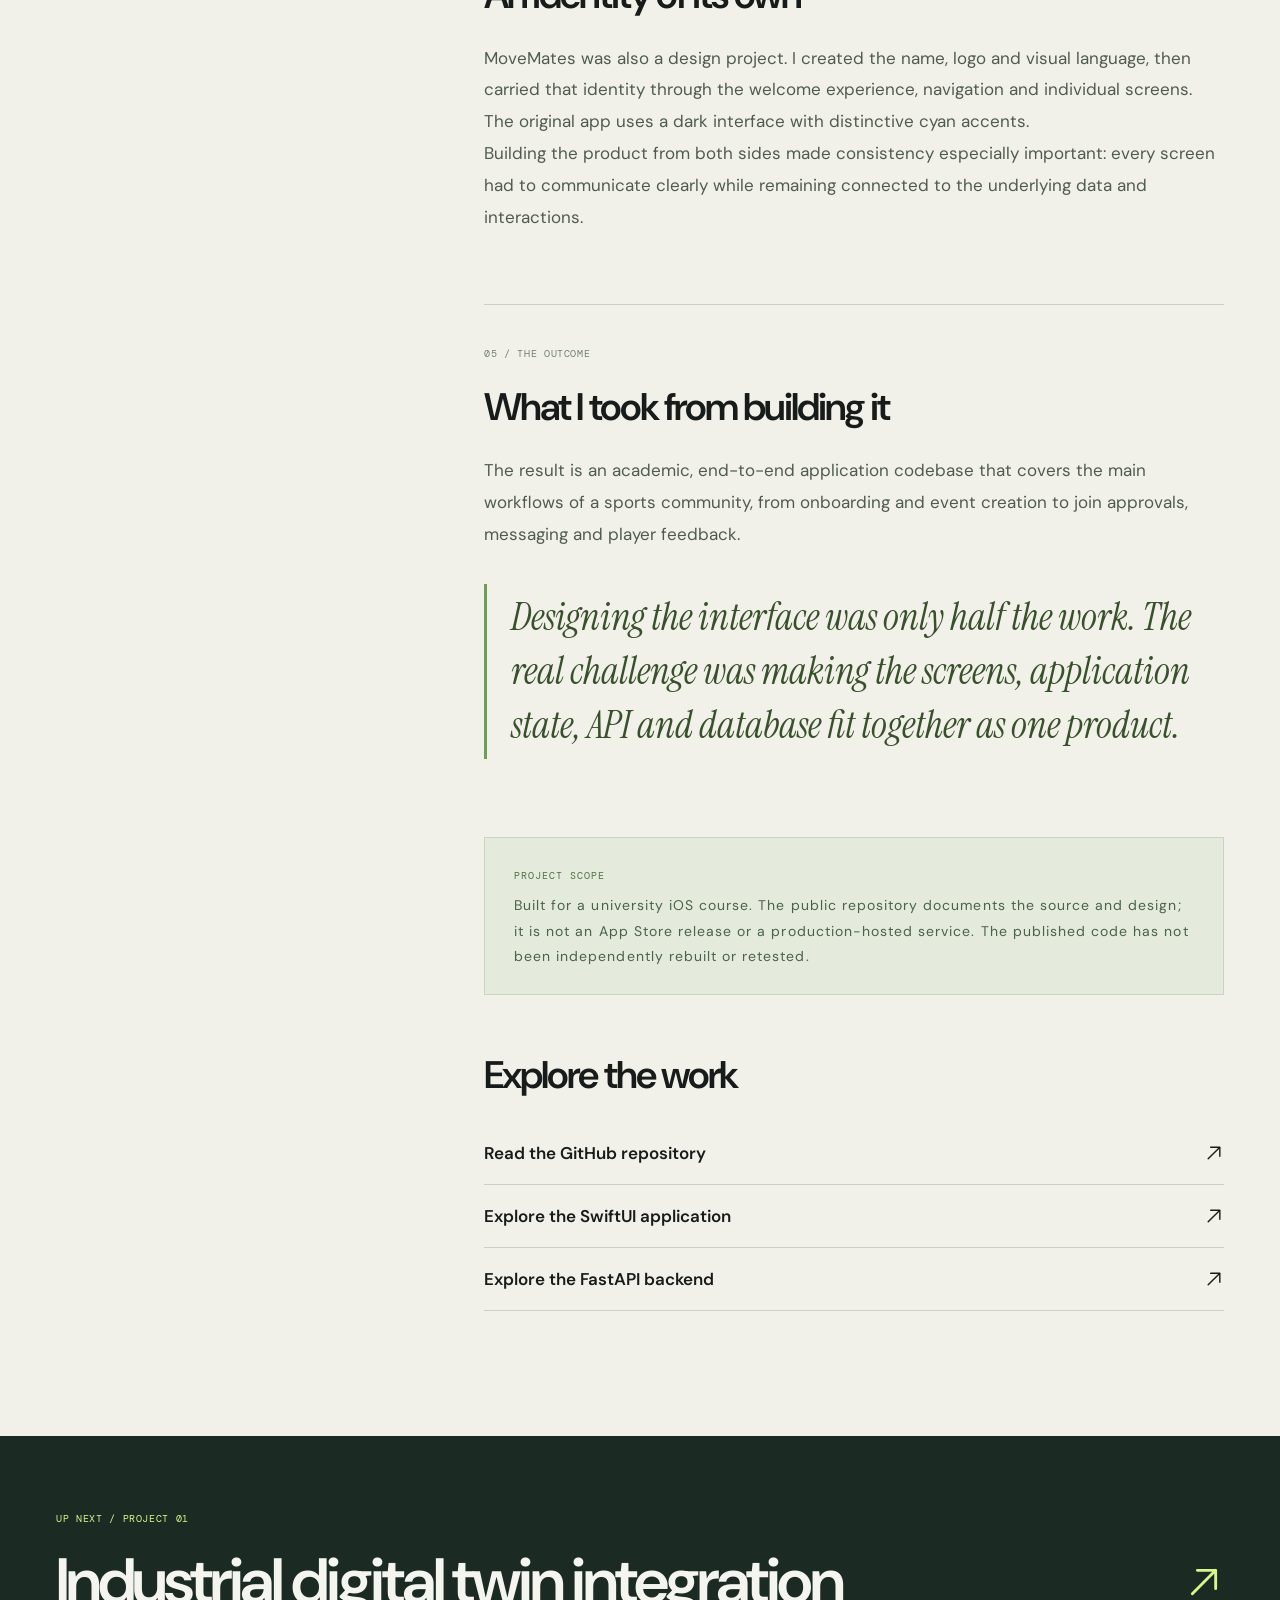
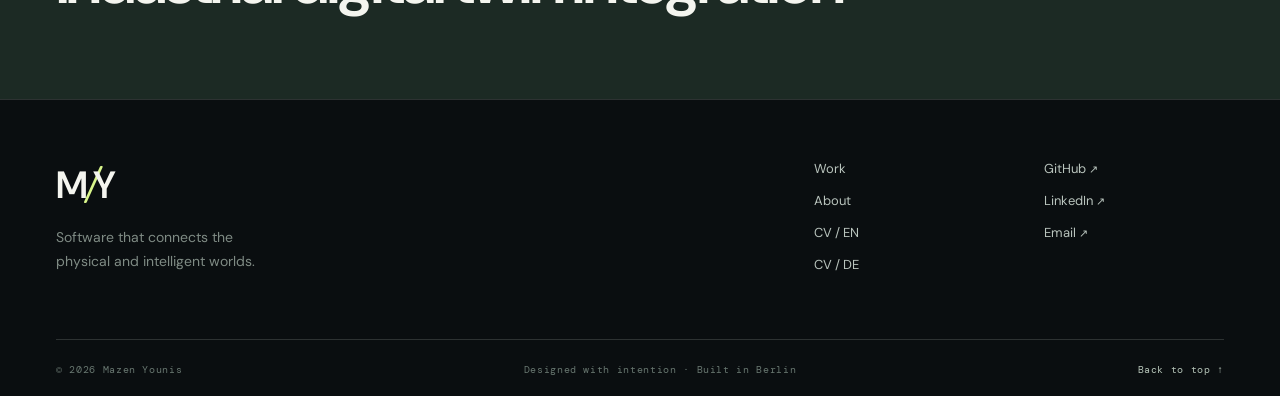
<file: projects/movemates-ios-app.html>
<!doctype html>
<html lang="en">
 <head>
  <meta charset="utf-8"/>
  <meta content="width=device-width, initial-scale=1" name="viewport"/>
  <meta content="dark light" name="color-scheme"/>
  <title>
   MoveMates: iOS sports community application &mdash; Mazen Younis
  </title>
  <meta content="An original native iOS sports community application built with SwiftUI and a Python/FastAPI backend, covering sports events, player profiles, messaging and product design." name="description"/>
  <meta content="website" property="og:type"/>
  <meta content="MoveMates: iOS sports community application &mdash; Mazen Younis" property="og:title"/>
  <meta content="An original native iOS sports community application built with SwiftUI and a Python/FastAPI backend, covering sports events, player profiles, messaging and product design." property="og:description"/>
  <meta content="https://mazen-younis.github.io/assets/social-preview.png" property="og:image"/>
  <link href="https://mazen-younis.github.io/projects/movemates-ios-app.html" rel="canonical"/>
  <link href="https://mazen-younis.github.io/projects/movemates-ios-app.html" hreflang="en" rel="alternate"/>
  <link href="https://mazen-younis.github.io/de/projects/movemates-ios-app.html" hreflang="de" rel="alternate"/>
  <link href="https://mazen-younis.github.io/projects/movemates-ios-app.html" hreflang="x-default" rel="alternate"/>
  <meta content="https://mazen-younis.github.io/projects/movemates-ios-app.html" property="og:url"/>
  <meta content="en_GB" property="og:locale"/>
  <meta content="#101519" name="theme-color"/>
  <link href="../assets/favicon.svg" rel="icon" type="image/svg+xml"/>
  <link href="https://fonts.googleapis.com" rel="preconnect"/>
  <link crossorigin="" href="https://fonts.gstatic.com" rel="preconnect"/>
  <link href="https://fonts.googleapis.com/css2?family=DM+Mono:wght@400;500&amp;family=DM+Sans:wght@400;500;600;700&amp;family=Instrument+Serif:ital@0;1&amp;display=swap" rel="stylesheet"/>
  <link href="../styles.css" rel="stylesheet"/>
  <script>
   document.documentElement.classList.add('js')
  </script>
  <script defer="" src="../script.js">
  </script>
 </head>
 <body>
  <a class="skip-link" href="#main">
   Skip to content
  </a>
  <div aria-hidden="true" class="scroll-progress" id="scroll-progress">
  </div>
  <header class="site-header" id="site-header">
   <div class="container nav-inner">
    <a aria-label="Mazen Younis &mdash; home" class="brand" href="../index.html">
     <span class="brand-glyph">
      M
      <span class="brand-slash">
       /
      </span>
      Y
     </span>
     <span class="brand-name">
      MAZEN YOUNIS
      <span class="brand-dot">
       ✳
      </span>
      <small>
       ENGINEER &amp; DEVELOPER
      </small>
     </span>
    </a>
    <nav aria-label="Main navigation" class="desktop-nav">
     <a href="../index.html#about">
      About
     </a>
     <a href="../index.html#work">
      Work
     </a>
     <a href="../index.html#experience">
      Experience
     </a>
    </nav>
    <div class="nav-right">
     <nav aria-label="Sprache der Website / Website language" class="language-switch">
      <a aria-current="page" aria-label="English (current language)" class="language-switch__link" data-language-switch="" href="movemates-ios-app.html" hreflang="en" lang="en">
       EN
      </a>
      <span aria-hidden="true" class="language-switch__separator">
       /
      </span>
      <a aria-label="Deutsch &ndash; Zur deutschen Version wechseln" class="language-switch__link" data-language-switch="" href="../de/projects/movemates-ios-app.html" hreflang="de" lang="de">
       DE
      </a>
     </nav>
     <a class="nav-contact" href="../index.html#contact">
      Let's talk
      <span aria-hidden="true">
       &nearrow;
      </span>
     </a>
     <button aria-controls="mobile-nav" aria-expanded="false" aria-label="Open menu" class="menu-toggle" id="menu-toggle" type="button">
      <span>
      </span>
      <span>
      </span>
     </button>
    </div>
   </div>
   <nav aria-label="Mobile navigation" class="mobile-nav" hidden="" id="mobile-nav">
    <a href="../index.html#about">
     About
    </a>
    <a href="../index.html#work">
     Work
    </a>
    <a href="../index.html#experience">
     Experience
    </a>
    <a href="../index.html#contact">
     Contact
    </a>
   </nav>
  </header>
  <main id="main">
   <section class="case-hero">
    <div class="container">
     <a class="back-link" href="../index.html#work">
      <span aria-hidden="true">
       &larr;
      </span>
      All projects
     </a>
     <div class="case-heading">
      <div class="eyebrow">
       <span class="signal-dot">
       </span>
       PROJECT 06 / IOS DEVELOPMENT / MOBILE APPLICATION
      </div>
      <h1>
       MoveMates
      </h1>
      <p class="case-subtitle">
       Find your game. Meet your people.
      </p>
      <div class="case-actions">
       <a class="button button-accent" href="https://github.com/Mazen-younis/MoveMates" rel="noopener noreferrer" target="_blank">
        View on GitHub
        <span>
         <svg aria-hidden="true" fill="none" stroke="currentColor" stroke-linecap="round" stroke-linejoin="round" stroke-width="1.7" viewbox="0 0 24 24">
          <path d="M5 19 19 5M8 5h11v11">
          </path>
         </svg>
        </span>
       </a>
       <span>
        University iOS course project
       </span>
      </div>
     </div>
    </div>
   </section>
   <section class="case-media-section">
    <div class="container">
     <div class="case-main-art">
      <img alt="MoveMates original logo with sports community interface elements in the portfolio&rsquo;s dark and lime visual style" src="../assets/img/movemates-cover.svg"/>
      <span>
       MOBILE APPLICATION / ORIGINAL PRODUCT DESIGN
      </span>
     </div>
    </div>
   </section>
   <section class="case-body-section">
    <div class="container case-body-grid">
     <aside class="case-sidebar">
      <div class="sidebar-sticky">
       <span class="tiny-label">
        PROJECT AT A GLANCE
       </span>
       <div class="case-facts">
        <div>
         <span>
          PLATFORM
         </span>
         <strong>
          Native iOS / SwiftUI
         </strong>
        </div>
        <div>
         <span>
          BACKEND
         </span>
         <strong>
          FastAPI / PostgreSQL
         </strong>
        </div>
        <div>
         <span>
          PROJECT SCOPE
         </span>
         <strong>
          App, REST API &amp; visual identity
         </strong>
        </div>
       </div>
       <div class="case-tags">
        <span>
         Swift
        </span>
        <span>
         SwiftUI
        </span>
        <span>
         Python
        </span>
        <span>
         FastAPI
        </span>
        <span>
         SQLAlchemy
        </span>
        <span>
         PostgreSQL
        </span>
       </div>
       <div class="case-credit">
        <span>
         MY ROLE
        </span>
        <p>
         University project: product concept, original branding, iOS interface and application, and supporting backend.
        </p>
       </div>
      </div>
     </aside>
     <div class="case-story">
      <div class="case-intro">
       MoveMates is a sports community app that helps people discover activities, organise games and meet other players. I developed the native iOS experience, supporting API and original visual identity as part of my university iOS course.
      </div>
      <div class="story-block">
       <span class="story-index">
        01 / THE IDEA
       </span>
       <h2>
        The idea
       </h2>
       <p>
        Finding people to play sports with should not depend on already knowing the right group. I wanted to create a place where players could discover activities, meet people with similar interests and organise a game without unnecessary back-and-forth.
       </p>
      </div>
      <div class="story-block">
       <span class="story-index">
        02 / THE EXPERIENCE
       </span>
       <h2>
        From discovering a game to joining the team
       </h2>
       <p>
        The application brings the core sports-community journey into one native mobile experience.
       </p>
       <ul>
        <li>
         <strong>
          Discover and join:
         </strong>
         browse events, open activity details and request a place.
        </li>
        <li>
         <strong>
          Organise a game:
         </strong>
         set the sport, location, date, time, number of players and skill preferences.
        </li>
        <li>
         <strong>
          Manage participation:
         </strong>
         review requests and approve players as an organiser.
        </li>
        <li>
         <strong>
          Build connections:
         </strong>
         create a player profile, exchange private messages and leave ratings.
        </li>
       </ul>
      </div>
      <div class="story-block">
       <span class="story-index">
        03 / THE ENGINEERING
       </span>
       <h2>
        A native app with a dedicated backend
       </h2>
       <p>
        I built MoveMates with SwiftUI for the iOS interface and a Python/FastAPI service for the application's data and business operations. The client communicates with the API using URLSession and JSON, while SQLAlchemy maps the backend data to PostgreSQL.
       </p>
       <ul>
        <li>
         <strong>
          SwiftUI:
         </strong>
         reusable views, navigation, forms and shared session state.
        </li>
        <li>
         <strong>
          Application structure:
         </strong>
         separate models, view models, services and shared helpers.
        </li>
        <li>
         <strong>
          REST API:
         </strong>
         routes for users, games, participation requests and private messages.
        </li>
        <li>
         <strong>
          Device features:
         </strong>
         location-assisted activity creation and profile image selection.
        </li>
       </ul>
      </div>
      <div class="story-block">
       <span class="story-index">
        04 / PRODUCT DESIGN
       </span>
       <h2>
        An identity of its own
       </h2>
       <p>
        MoveMates was also a design project. I created the name, logo and visual language, then carried that identity through the welcome experience, navigation and individual screens. The original app uses a dark interface with distinctive cyan accents.
       </p>
       <p>
        Building the product from both sides made consistency especially important: every screen had to communicate clearly while remaining connected to the underlying data and interactions.
       </p>
      </div>
      <div class="story-block">
       <span class="story-index">
        05 / THE OUTCOME
       </span>
       <h2>
        What I took from building it
       </h2>
       <p>
        The result is an academic, end-to-end application codebase that covers the main workflows of a sports community, from onboarding and event creation to join approvals, messaging and player feedback.
       </p>
       <blockquote>
        Designing the interface was only half the work. The real challenge was making the screens, application state, API and database fit together as one product.
       </blockquote>
      </div>
      <div class="case-note">
       <span>
        PROJECT SCOPE
       </span>
       <p>
        Built for a university iOS course. The public repository documents the source and design; it is not an App Store release or a production-hosted service. The published code has not been independently rebuilt or retested.
       </p>
      </div>
      <div class="story-links">
       <h2>
        Explore the work
       </h2>
       <a href="https://github.com/Mazen-younis/MoveMates" rel="noopener noreferrer" target="_blank">
        <span>
         Read the GitHub repository
        </span>
        <span>
         <svg aria-hidden="true" fill="none" stroke="currentColor" stroke-linecap="round" stroke-linejoin="round" stroke-width="1.7" viewbox="0 0 24 24">
          <path d="M5 19 19 5M8 5h11v11">
          </path>
         </svg>
        </span>
       </a>
       <a href="https://github.com/Mazen-younis/MoveMates/tree/main/MoveMates" rel="noopener noreferrer" target="_blank">
        <span>
         Explore the SwiftUI application
        </span>
        <span>
         <svg aria-hidden="true" fill="none" stroke="currentColor" stroke-linecap="round" stroke-linejoin="round" stroke-width="1.7" viewbox="0 0 24 24">
          <path d="M5 19 19 5M8 5h11v11">
          </path>
         </svg>
        </span>
       </a>
       <a href="https://github.com/Mazen-younis/MoveMates/tree/main/movemates_backend" rel="noopener noreferrer" target="_blank">
        <span>
         Explore the FastAPI backend
        </span>
        <span>
         <svg aria-hidden="true" fill="none" stroke="currentColor" stroke-linecap="round" stroke-linejoin="round" stroke-width="1.7" viewbox="0 0 24 24">
          <path d="M5 19 19 5M8 5h11v11">
          </path>
         </svg>
        </span>
       </a>
      </div>
     </div>
    </div>
   </section>
   <section class="next-project">
    <div class="container">
     <div>
      <span class="tiny-label">
       UP NEXT / PROJECT 01
      </span>
      <a href="industrial-digital-twin.html">
       Industrial digital twin integration
       <span>
        <svg aria-hidden="true" fill="none" stroke="currentColor" stroke-linecap="round" stroke-linejoin="round" stroke-width="1.7" viewbox="0 0 24 24">
         <path d="M5 19 19 5M8 5h11v11">
         </path>
        </svg>
       </span>
      </a>
     </div>
    </div>
   </section>
  </main>
  <footer class="site-footer">
   <div class="container">
    <div class="footer-top">
     <div>
      <a class="footer-monogram" href="../index.html">
       M
       <span>
        /
       </span>
       Y
      </a>
      <p>
       Software that connects the
       <br/>
       physical and intelligent worlds.
      </p>
     </div>
     <div class="footer-links">
      <a href="../index.html#work">
       Work
      </a>
      <a href="../index.html#about">
       About
      </a>
      <a download="" href="../assets/cv/Mazen_Younis_CV_EN.pdf">
       CV / EN
      </a>
      <a download="" href="../assets/cv/Mazen_Younis_CV_DE.pdf">
       CV / DE
      </a>
     </div>
     <div class="footer-links">
      <a href="https://github.com/mazen-younis" rel="noopener noreferrer" target="_blank">
       GitHub
       <span aria-hidden="true" class="footer-arrow">
        &nearrow;
       </span>
      </a>
      <a href="https://www.linkedin.com/in/mazen-younis/" rel="noopener noreferrer" target="_blank">
       LinkedIn
       <span aria-hidden="true" class="footer-arrow">
        &nearrow;
       </span>
      </a>
      <a href="mailto:mazenyounis95@gmail.com">
       Email
       <span aria-hidden="true" class="footer-arrow">
        &nearrow;
       </span>
      </a>
     </div>
    </div>
    <div class="footer-bottom">
     <span>
      &copy; 2026 Mazen Younis
     </span>
     <span>
      Designed with intention &middot; Built in Berlin
     </span>
     <a href="#main">
      Back to top &uarr;
     </a>
    </div>
   </div>
  </footer>
 </body>
</html>
</file>
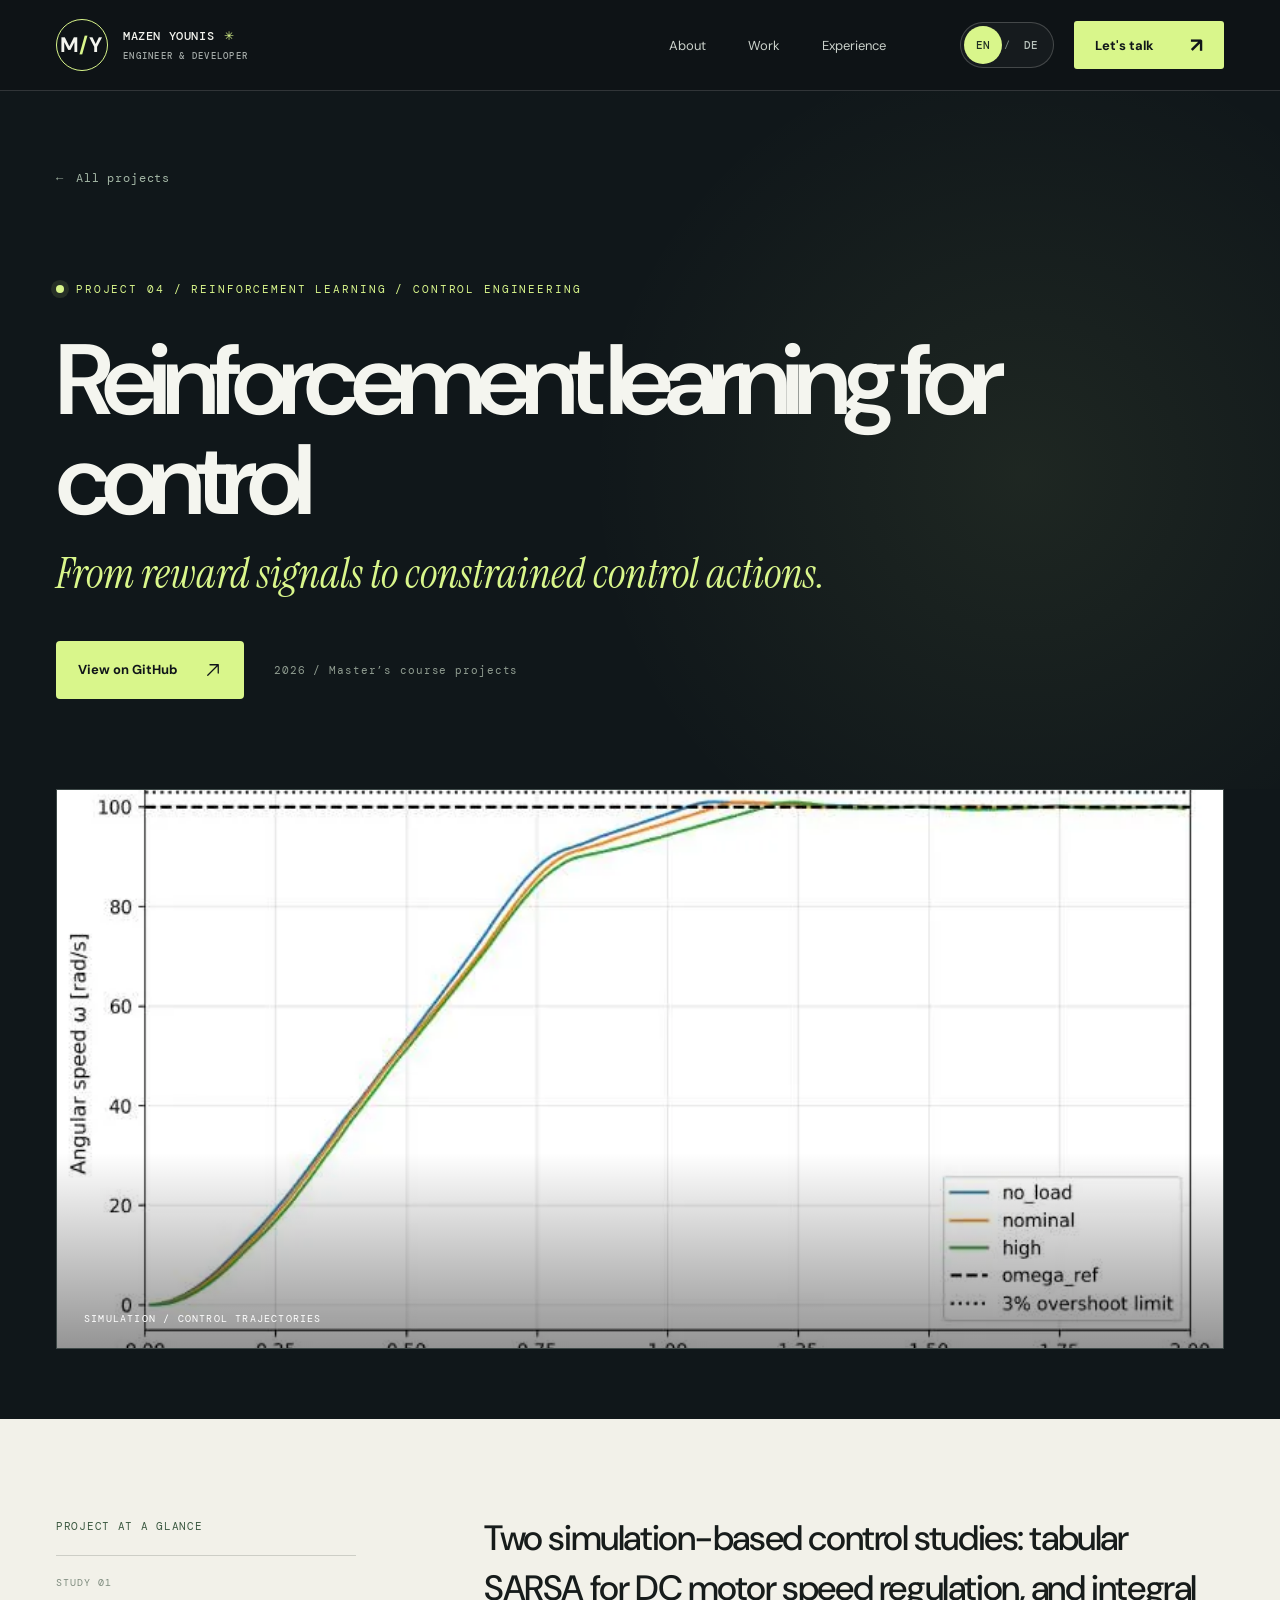
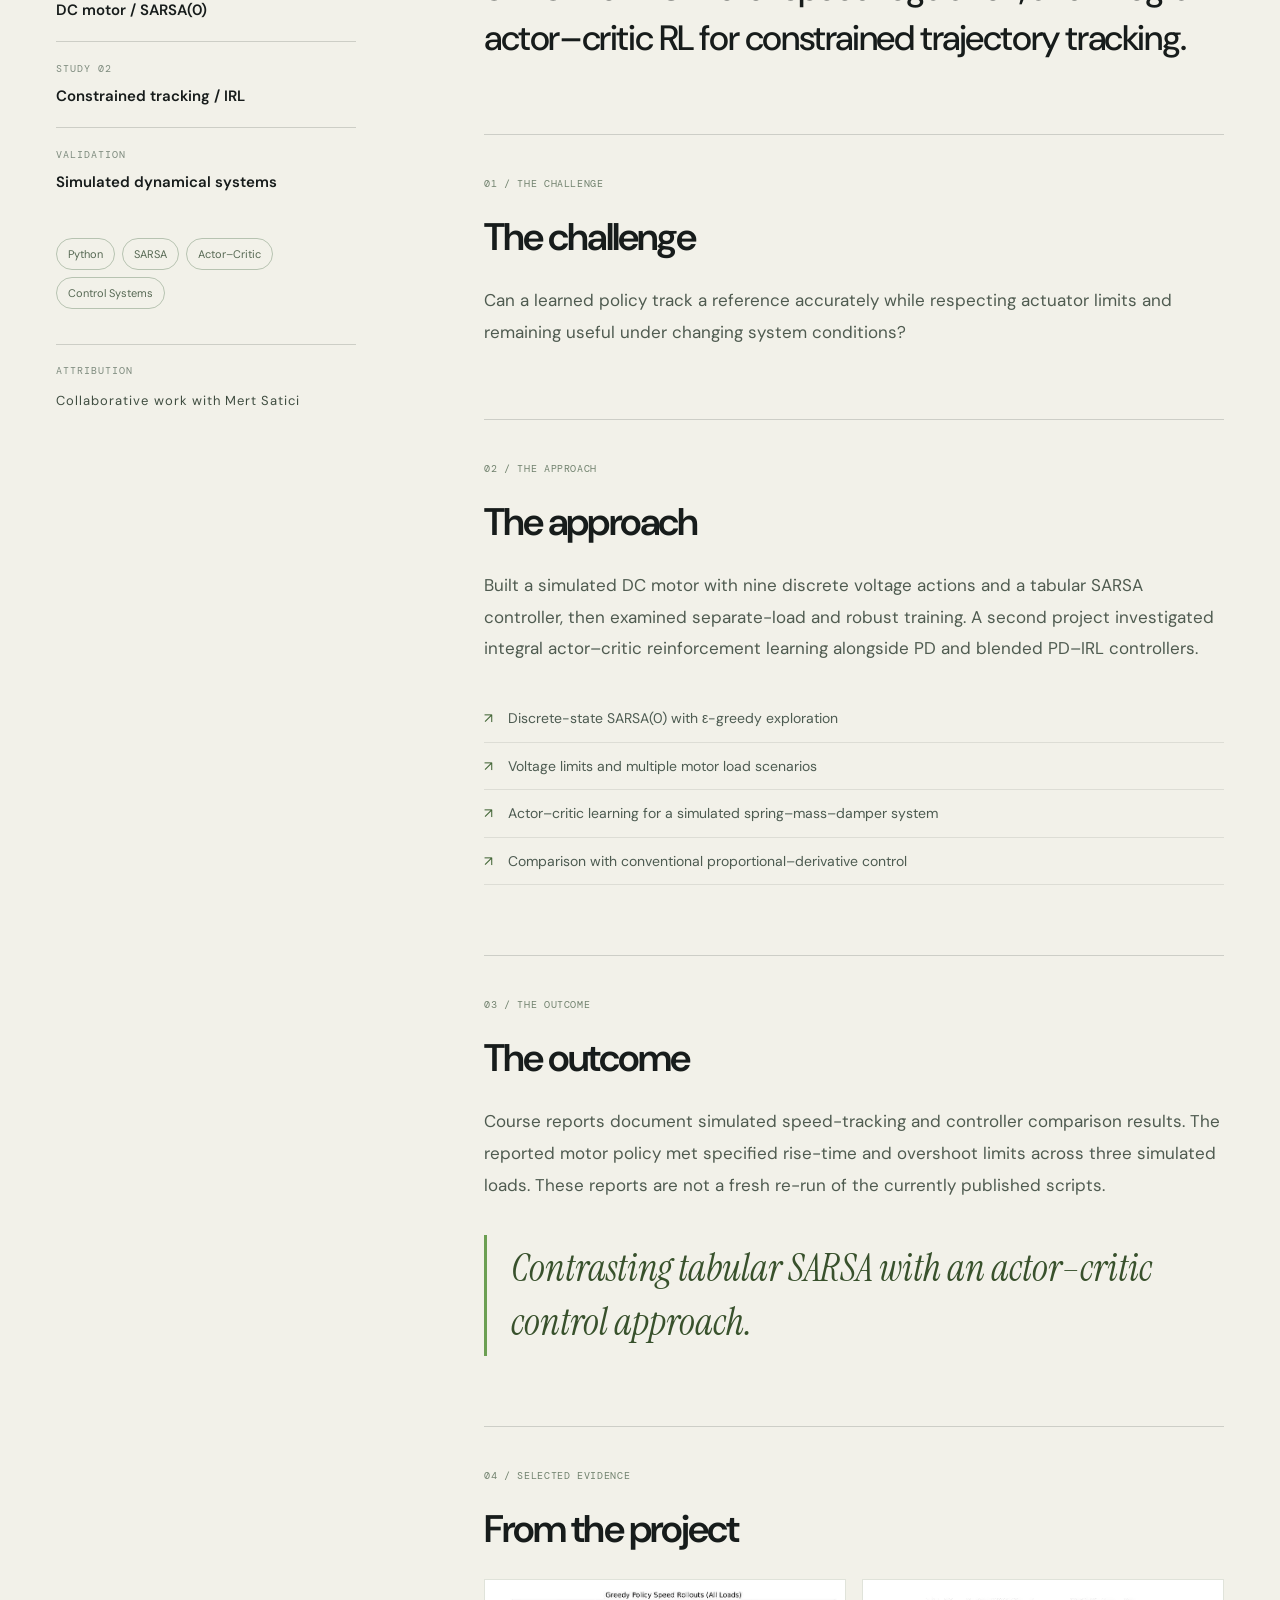
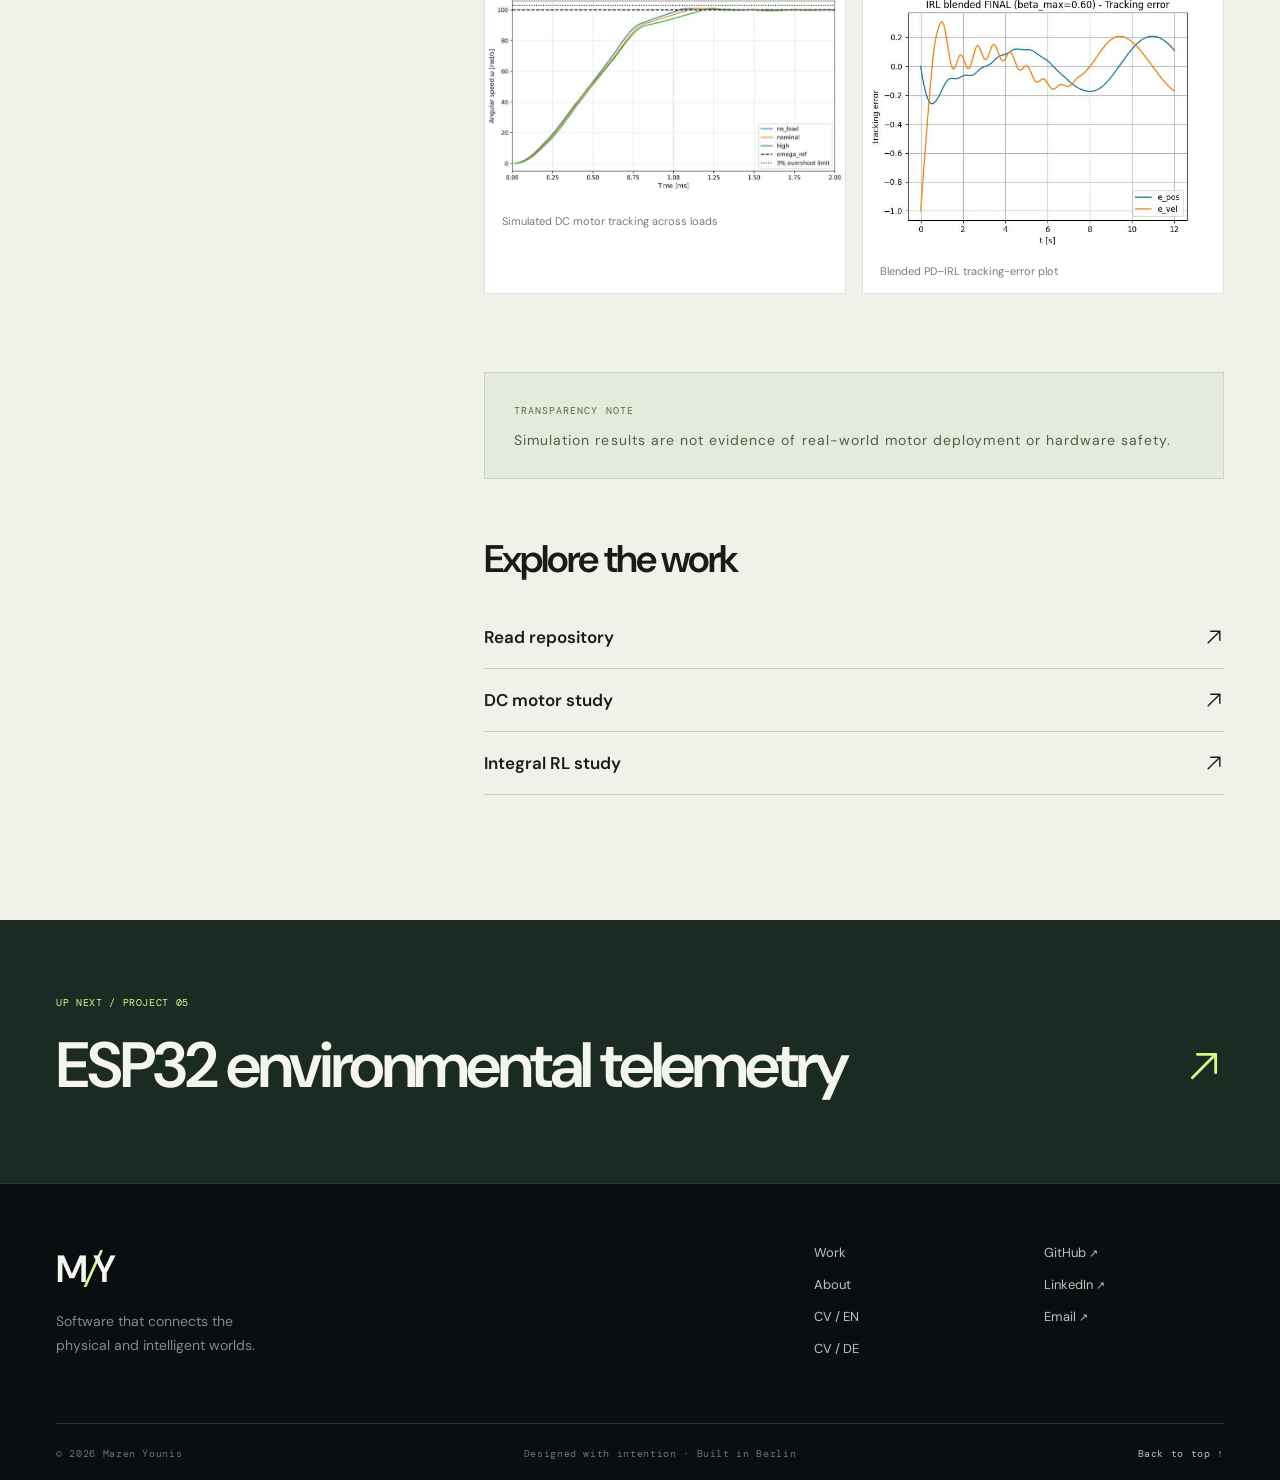
<file: projects/reinforcement-learning-control.html>
<!DOCTYPE html>
<html lang="en">
 <head>
  <meta charset="utf-8"/>
  <meta content="width=device-width, initial-scale=1" name="viewport"/>
  <meta content="dark light" name="color-scheme"/>
  <title>
   Reinforcement learning for control &mdash; Mazen Younis
  </title>
  <meta content="Two simulation-based control studies: tabular SARSA for DC motor speed regulation, and integral actor&ndash;critic RL for constrained trajectory tracking." name="description"/>
  <meta content="website" property="og:type"/>
  <meta content="Reinforcement learning for control &mdash; Mazen Younis" property="og:title"/>
  <meta content="Two simulation-based control studies: tabular SARSA for DC motor speed regulation, and integral actor&ndash;critic RL for constrained trajectory tracking." property="og:description"/>
  <meta content="https://mazen-younis.github.io/assets/social-preview.png" property="og:image"/>
  <link href="https://mazen-younis.github.io/projects/reinforcement-learning-control.html" rel="canonical"/>
  <link href="https://mazen-younis.github.io/projects/reinforcement-learning-control.html" hreflang="en" rel="alternate"/>
  <link href="https://mazen-younis.github.io/de/projects/reinforcement-learning-control.html" hreflang="de" rel="alternate"/>
  <link href="https://mazen-younis.github.io/projects/reinforcement-learning-control.html" hreflang="x-default" rel="alternate"/>
  <meta content="https://mazen-younis.github.io/projects/reinforcement-learning-control.html" property="og:url"/>
  <meta content="en_GB" property="og:locale"/>
  <meta content="#101519" name="theme-color"/>
  <link href="../assets/favicon.svg" rel="icon" type="image/svg+xml"/>
  <link href="https://fonts.googleapis.com" rel="preconnect"/>
  <link crossorigin="" href="https://fonts.gstatic.com" rel="preconnect"/>
  <link href="https://fonts.googleapis.com/css2?family=DM+Mono:wght@400;500&amp;family=DM+Sans:wght@400;500;600;700&amp;family=Instrument+Serif:ital@0;1&amp;display=swap" rel="stylesheet"/>
  <link href="../styles.css" rel="stylesheet"/>
  <script>
   document.documentElement.classList.add('js')
  </script>
  <script defer="" src="../script.js">
  </script>
 </head>
 <body>
  <a class="skip-link" href="#main">
   Skip to content
  </a>
  <div aria-hidden="true" class="scroll-progress" id="scroll-progress">
  </div>
  <header class="site-header" id="site-header">
   <div class="container nav-inner">
    <a aria-label="Mazen Younis &mdash; home" class="brand" href="../index.html">
     <span class="brand-glyph">
      M
      <span class="brand-slash">
       /
      </span>
      Y
     </span>
     <span class="brand-name">
      MAZEN YOUNIS
      <span class="brand-dot">
       ✳
      </span>
      <small>
       ENGINEER &amp; DEVELOPER
      </small>
     </span>
    </a>
    <nav aria-label="Main navigation" class="desktop-nav">
     <a href="../index.html#about">
      About
     </a>
     <a href="../index.html#work">
      Work
     </a>
     <a href="../index.html#experience">
      Experience
     </a>
    </nav>
    <div class="nav-right">
     <nav aria-label="Sprache der Website / Website language" class="language-switch">
      <a aria-current="page" aria-label="English (current language)" class="language-switch__link" data-language-switch="" href="reinforcement-learning-control.html" hreflang="en" lang="en">
       EN
      </a>
      <span aria-hidden="true" class="language-switch__separator">
       /
      </span>
      <a aria-label="Deutsch &ndash; Zur deutschen Version wechseln" class="language-switch__link" data-language-switch="" href="../de/projects/reinforcement-learning-control.html" hreflang="de" lang="de">
       DE
      </a>
     </nav>
     <a class="nav-contact" href="../index.html#contact">
      Let's talk
      <span aria-hidden="true">
       &nearrow;
      </span>
     </a>
     <button aria-controls="mobile-nav" aria-expanded="false" aria-label="Open menu" class="menu-toggle" id="menu-toggle" type="button">
      <span>
      </span>
      <span>
      </span>
     </button>
    </div>
   </div>
   <nav aria-label="Mobile navigation" class="mobile-nav" hidden="" id="mobile-nav">
    <a href="../index.html#about">
     About
    </a>
    <a href="../index.html#work">
     Work
    </a>
    <a href="../index.html#experience">
     Experience
    </a>
    <a href="../index.html#contact">
     Contact
    </a>
   </nav>
  </header>
  <main id="main">
   <section class="case-hero">
    <div class="container">
     <a class="back-link" href="../index.html#work">
      <span aria-hidden="true">
       &larr;
      </span>
      All projects
     </a>
     <div class="case-heading">
      <div class="eyebrow">
       <span class="signal-dot">
       </span>
       PROJECT 04 / REINFORCEMENT LEARNING / CONTROL ENGINEERING
      </div>
      <h1>
       Reinforcement learning for control
      </h1>
      <p class="case-subtitle">
       From reward signals to constrained control actions.
      </p>
      <div class="case-actions">
       <a class="button button-accent" href="https://github.com/mazen-younis/reinforcement-learning-control" rel="noopener noreferrer" target="_blank">
        View on GitHub
        <span>
         <svg aria-hidden="true" fill="none" stroke="currentColor" stroke-linecap="round" stroke-linejoin="round" stroke-width="1.7" viewbox="0 0 24 24">
          <path d="M5 19 19 5M8 5h11v11">
          </path>
         </svg>
        </span>
       </a>
       <span>
        2026 / Master&rsquo;s course projects
       </span>
      </div>
     </div>
    </div>
   </section>
   <section class="case-media-section">
    <div class="container">
     <div class="case-main-art">
      <img alt="Speed-tracking trajectories across three simulated motor loads" src="../assets/img/rl-speed.webp"/>
      <span>
       SIMULATION / CONTROL TRAJECTORIES
      </span>
     </div>
    </div>
   </section>
   <section class="case-body-section">
    <div class="container case-body-grid">
     <aside class="case-sidebar">
      <div class="sidebar-sticky">
       <span class="tiny-label">
        PROJECT AT A GLANCE
       </span>
       <div class="case-facts">
        <div>
         <span>
          STUDY 01
         </span>
         <strong>
          DC motor / SARSA(0)
         </strong>
        </div>
        <div>
         <span>
          STUDY 02
         </span>
         <strong>
          Constrained tracking / IRL
         </strong>
        </div>
        <div>
         <span>
          VALIDATION
         </span>
         <strong>
          Simulated dynamical systems
         </strong>
        </div>
       </div>
       <div class="case-tags">
        <span>
         Python
        </span>
        <span>
         SARSA
        </span>
        <span>
         Actor&ndash;Critic
        </span>
        <span>
         Control Systems
        </span>
       </div>
       <div class="case-credit">
        <span>
         ATTRIBUTION
        </span>
        <p>
         Collaborative work with Mert Satici
        </p>
       </div>
      </div>
     </aside>
     <div class="case-story">
      <div class="case-intro">
       Two simulation-based control studies: tabular SARSA for DC motor speed regulation, and integral actor&ndash;critic RL for constrained trajectory tracking.
      </div>
      <div class="story-block">
       <span class="story-index">
        01 / THE CHALLENGE
       </span>
       <h2>
        The challenge
       </h2>
       <p>
        Can a learned policy track a reference accurately while respecting actuator limits and remaining useful under changing system conditions?
       </p>
      </div>
      <div class="story-block">
       <span class="story-index">
        02 / THE APPROACH
       </span>
       <h2>
        The approach
       </h2>
       <p>
        Built a simulated DC motor with nine discrete voltage actions and a tabular SARSA controller, then examined separate-load and robust training. A second project investigated integral actor&ndash;critic reinforcement learning alongside PD and blended PD&ndash;IRL controllers.
       </p>
       <ul>
        <li>
         Discrete-state SARSA(0) with &epsilon;-greedy exploration
        </li>
        <li>
         Voltage limits and multiple motor load scenarios
        </li>
        <li>
         Actor&ndash;critic learning for a simulated spring&ndash;mass&ndash;damper system
        </li>
        <li>
         Comparison with conventional proportional&ndash;derivative control
        </li>
       </ul>
      </div>
      <div class="story-block">
       <span class="story-index">
        03 / THE OUTCOME
       </span>
       <h2>
        The outcome
       </h2>
       <p>
        Course reports document simulated speed-tracking and controller comparison results. The reported motor policy met specified rise-time and overshoot limits across three simulated loads. These reports are not a fresh re-run of the currently published scripts.
       </p>
       <blockquote>
        Contrasting tabular SARSA with an actor&ndash;critic control approach.
       </blockquote>
      </div>
      <div class="story-block">
       <span class="story-index">
        04 / SELECTED EVIDENCE
       </span>
       <h2>
        From the project
       </h2>
       <div class="case-gallery">
        <figure>
         <img alt="Simulated DC motor tracking across loads" loading="lazy" src="../assets/img/rl-speed.webp"/>
         <figcaption>
          Simulated DC motor tracking across loads
         </figcaption>
        </figure>
        <figure>
         <img alt="Blended PD&ndash;IRL tracking-error plot" loading="lazy" src="../assets/img/irl-tracking.webp"/>
         <figcaption>
          Blended PD&ndash;IRL tracking-error plot
         </figcaption>
        </figure>
       </div>
      </div>
      <div class="case-note">
       <span>
        TRANSPARENCY NOTE
       </span>
       <p>
        Simulation results are not evidence of real-world motor deployment or hardware safety.
       </p>
      </div>
      <div class="story-links">
       <h2>
        Explore the work
       </h2>
       <a href="https://github.com/mazen-younis/reinforcement-learning-control" rel="noopener noreferrer" target="_blank">
        <span>
         Read repository
        </span>
        <span>
         <svg aria-hidden="true" fill="none" stroke="currentColor" stroke-linecap="round" stroke-linejoin="round" stroke-width="1.7" viewbox="0 0 24 24">
          <path d="M5 19 19 5M8 5h11v11">
          </path>
         </svg>
        </span>
       </a>
       <a href="https://github.com/mazen-younis/reinforcement-learning-control/tree/main/dc-motor-sarsa" rel="noopener noreferrer" target="_blank">
        <span>
         DC motor study
        </span>
        <span>
         <svg aria-hidden="true" fill="none" stroke="currentColor" stroke-linecap="round" stroke-linejoin="round" stroke-width="1.7" viewbox="0 0 24 24">
          <path d="M5 19 19 5M8 5h11v11">
          </path>
         </svg>
        </span>
       </a>
       <a href="https://github.com/mazen-younis/reinforcement-learning-control/tree/main/constrained-tracking-irl" rel="noopener noreferrer" target="_blank">
        <span>
         Integral RL study
        </span>
        <span>
         <svg aria-hidden="true" fill="none" stroke="currentColor" stroke-linecap="round" stroke-linejoin="round" stroke-width="1.7" viewbox="0 0 24 24">
          <path d="M5 19 19 5M8 5h11v11">
          </path>
         </svg>
        </span>
       </a>
      </div>
     </div>
    </div>
   </section>
   <section class="next-project">
    <div class="container">
     <div>
      <span class="tiny-label">
       UP NEXT / PROJECT 05
      </span>
      <a href="esp32-iot-telemetry.html">
       ESP32 environmental telemetry
       <span>
        <svg aria-hidden="true" fill="none" stroke="currentColor" stroke-linecap="round" stroke-linejoin="round" stroke-width="1.7" viewbox="0 0 24 24">
         <path d="M5 19 19 5M8 5h11v11">
         </path>
        </svg>
       </span>
      </a>
     </div>
    </div>
   </section>
  </main>
  <footer class="site-footer">
   <div class="container">
    <div class="footer-top">
     <div>
      <a class="footer-monogram" href="../index.html">
       M
       <span>
        /
       </span>
       Y
      </a>
      <p>
       Software that connects the
       <br/>
       physical and intelligent worlds.
      </p>
     </div>
     <div class="footer-links">
      <a href="../index.html#work">
       Work
      </a>
      <a href="../index.html#about">
       About
      </a>
      <a download="" href="../assets/cv/Mazen_Younis_CV_EN.pdf">
       CV / EN
      </a>
      <a download="" href="../assets/cv/Mazen_Younis_CV_DE.pdf">
       CV / DE
      </a>
     </div>
     <div class="footer-links">
      <a href="https://github.com/mazen-younis" rel="noopener noreferrer" target="_blank">
       GitHub
       <span aria-hidden="true" class="footer-arrow">
        &nearrow;
       </span>
      </a>
      <a href="https://www.linkedin.com/in/mazen-younis/" rel="noopener noreferrer" target="_blank">
       LinkedIn
       <span aria-hidden="true" class="footer-arrow">
        &nearrow;
       </span>
      </a>
      <a href="mailto:mazenyounis95@gmail.com">
       Email
       <span aria-hidden="true" class="footer-arrow">
        &nearrow;
       </span>
      </a>
     </div>
    </div>
    <div class="footer-bottom">
     <span>
      &copy; 2026 Mazen Younis
     </span>
     <span>
      Designed with intention &middot; Built in Berlin
     </span>
     <a href="#main">
      Back to top &uarr;
     </a>
    </div>
   </div>
  </footer>
 </body>
</html>
</file>
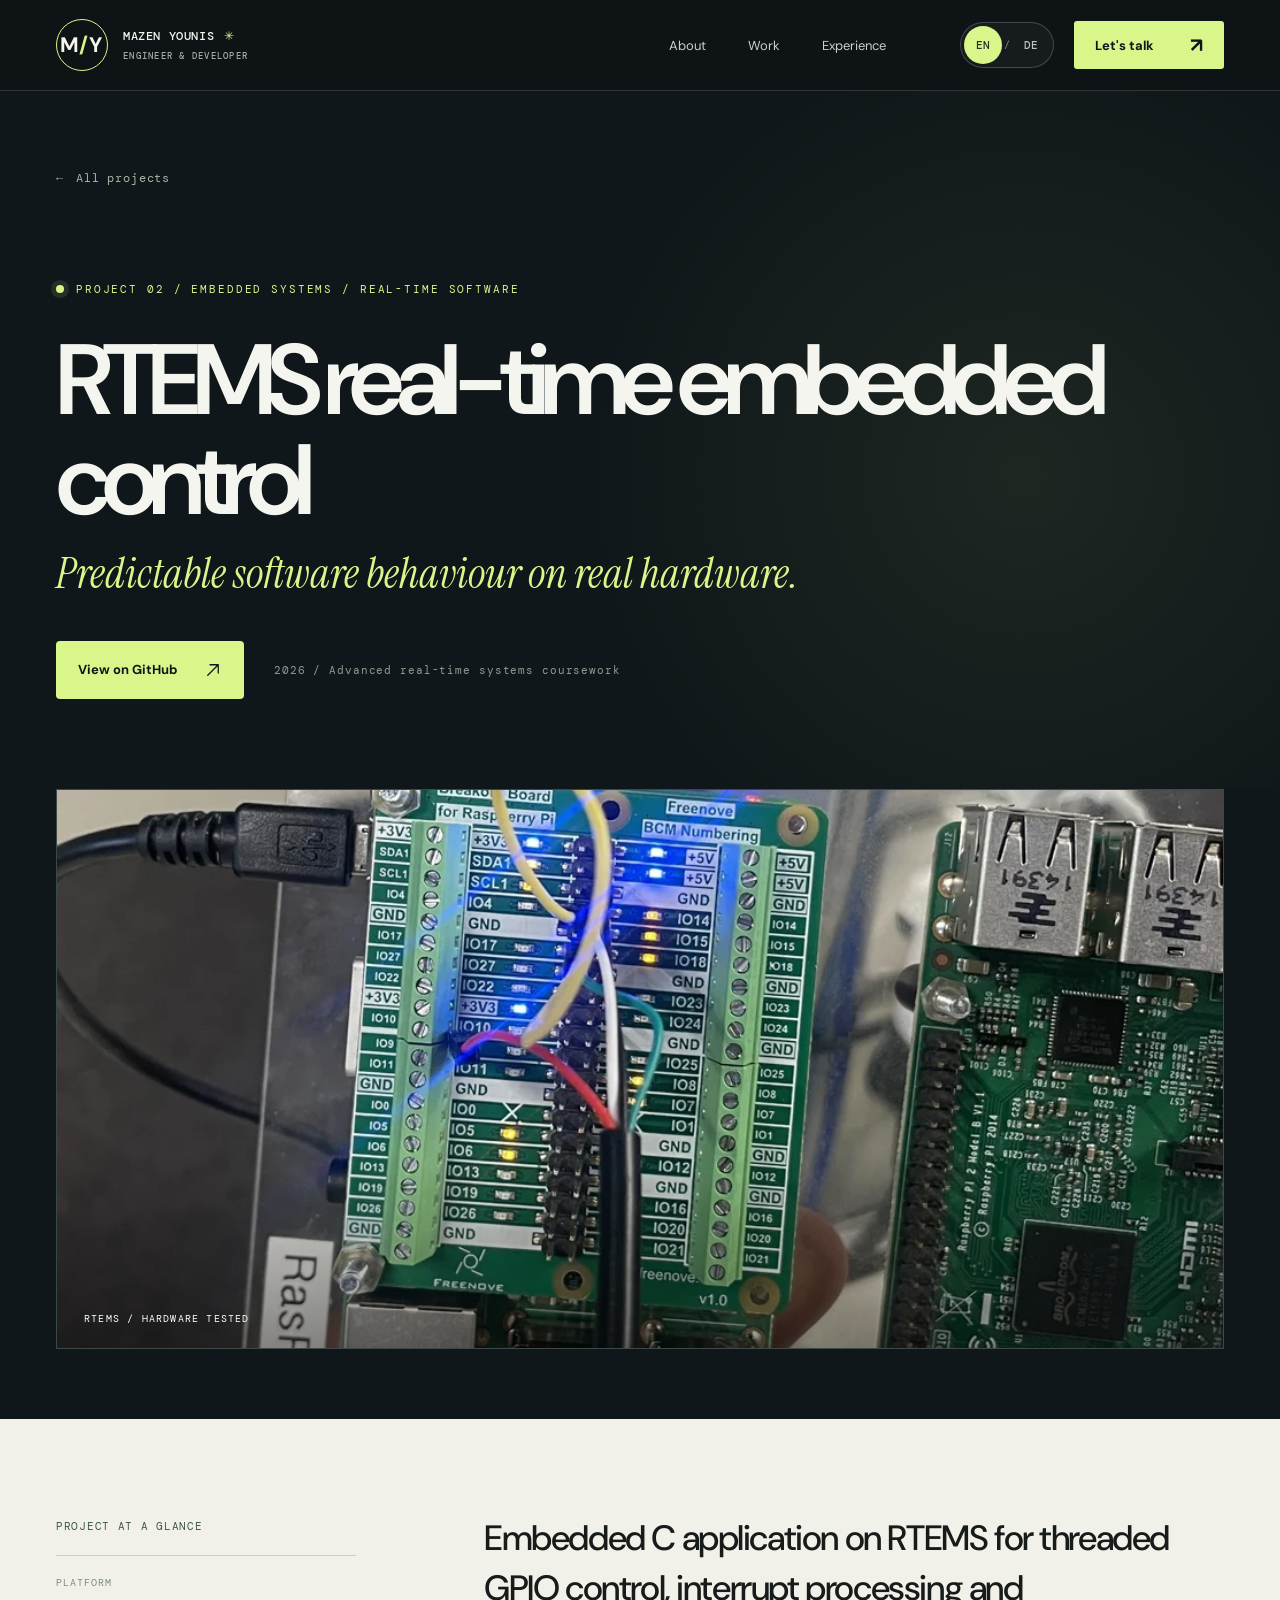
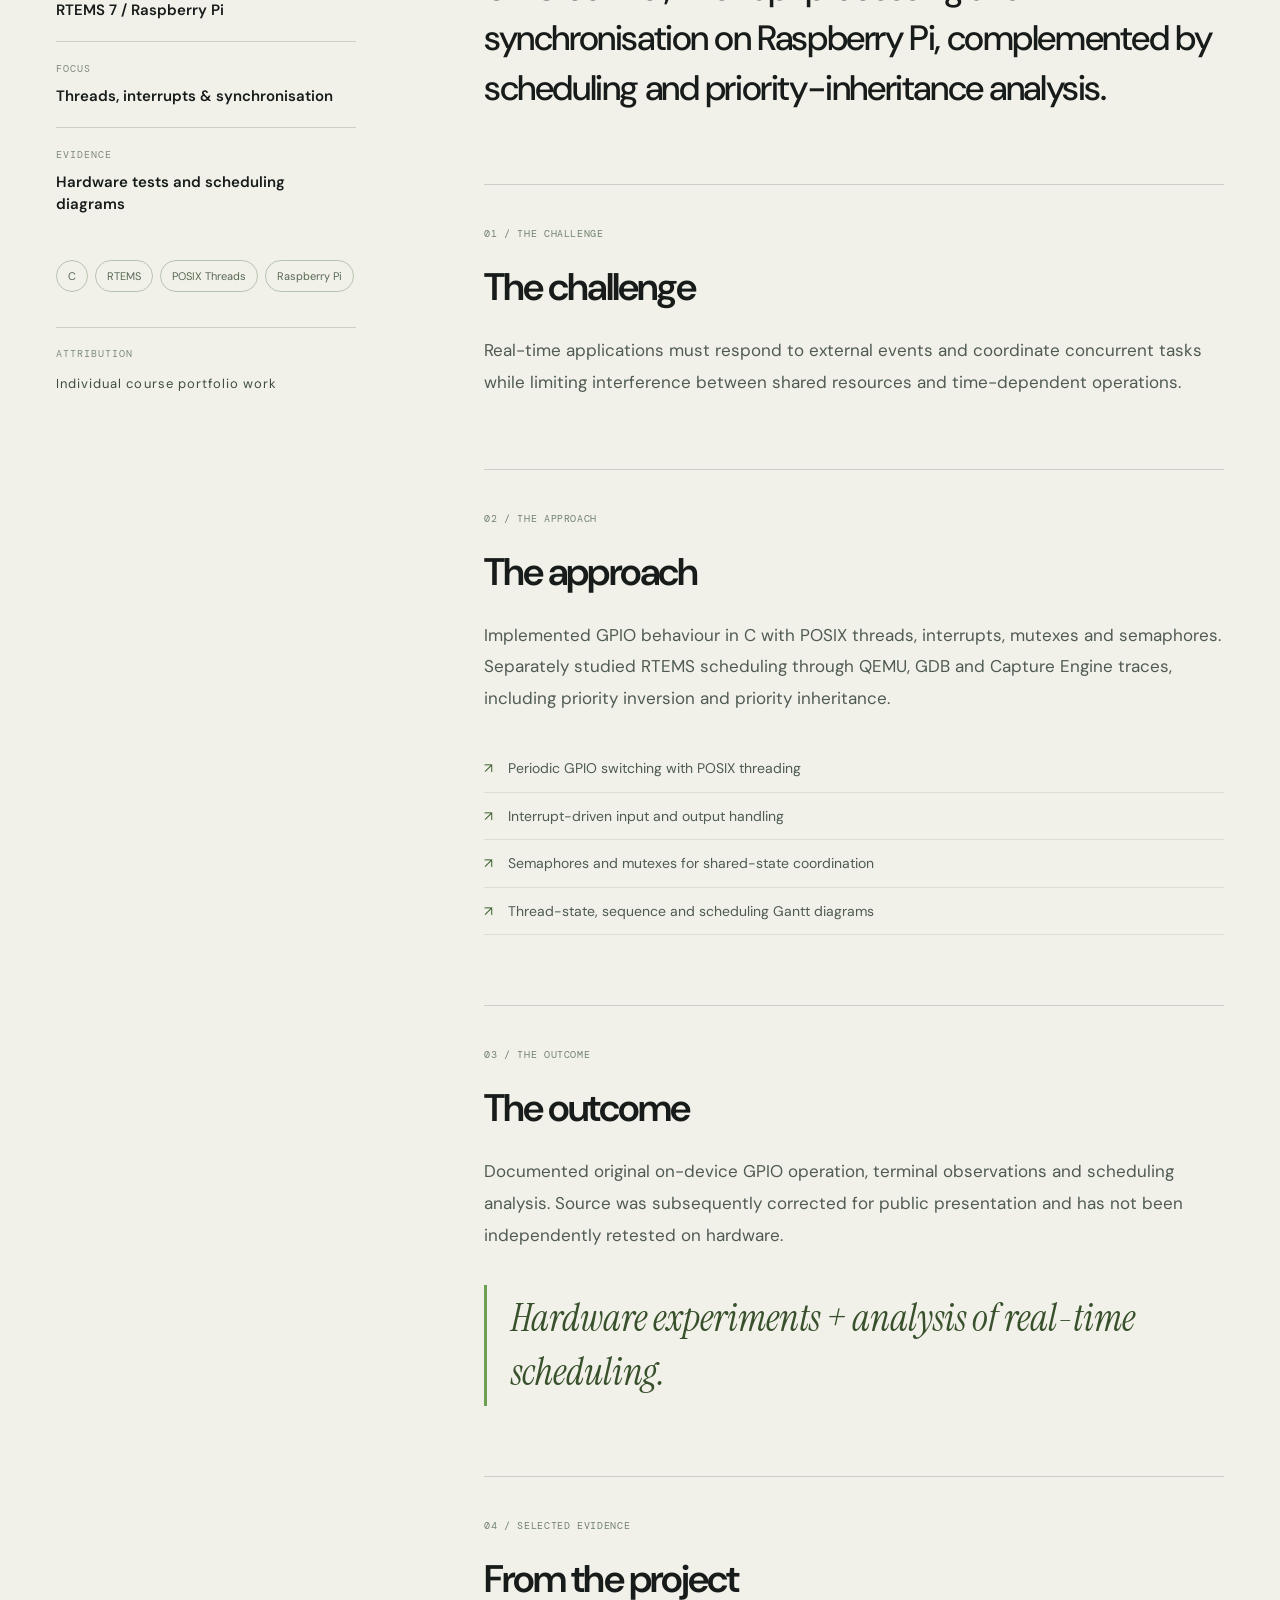
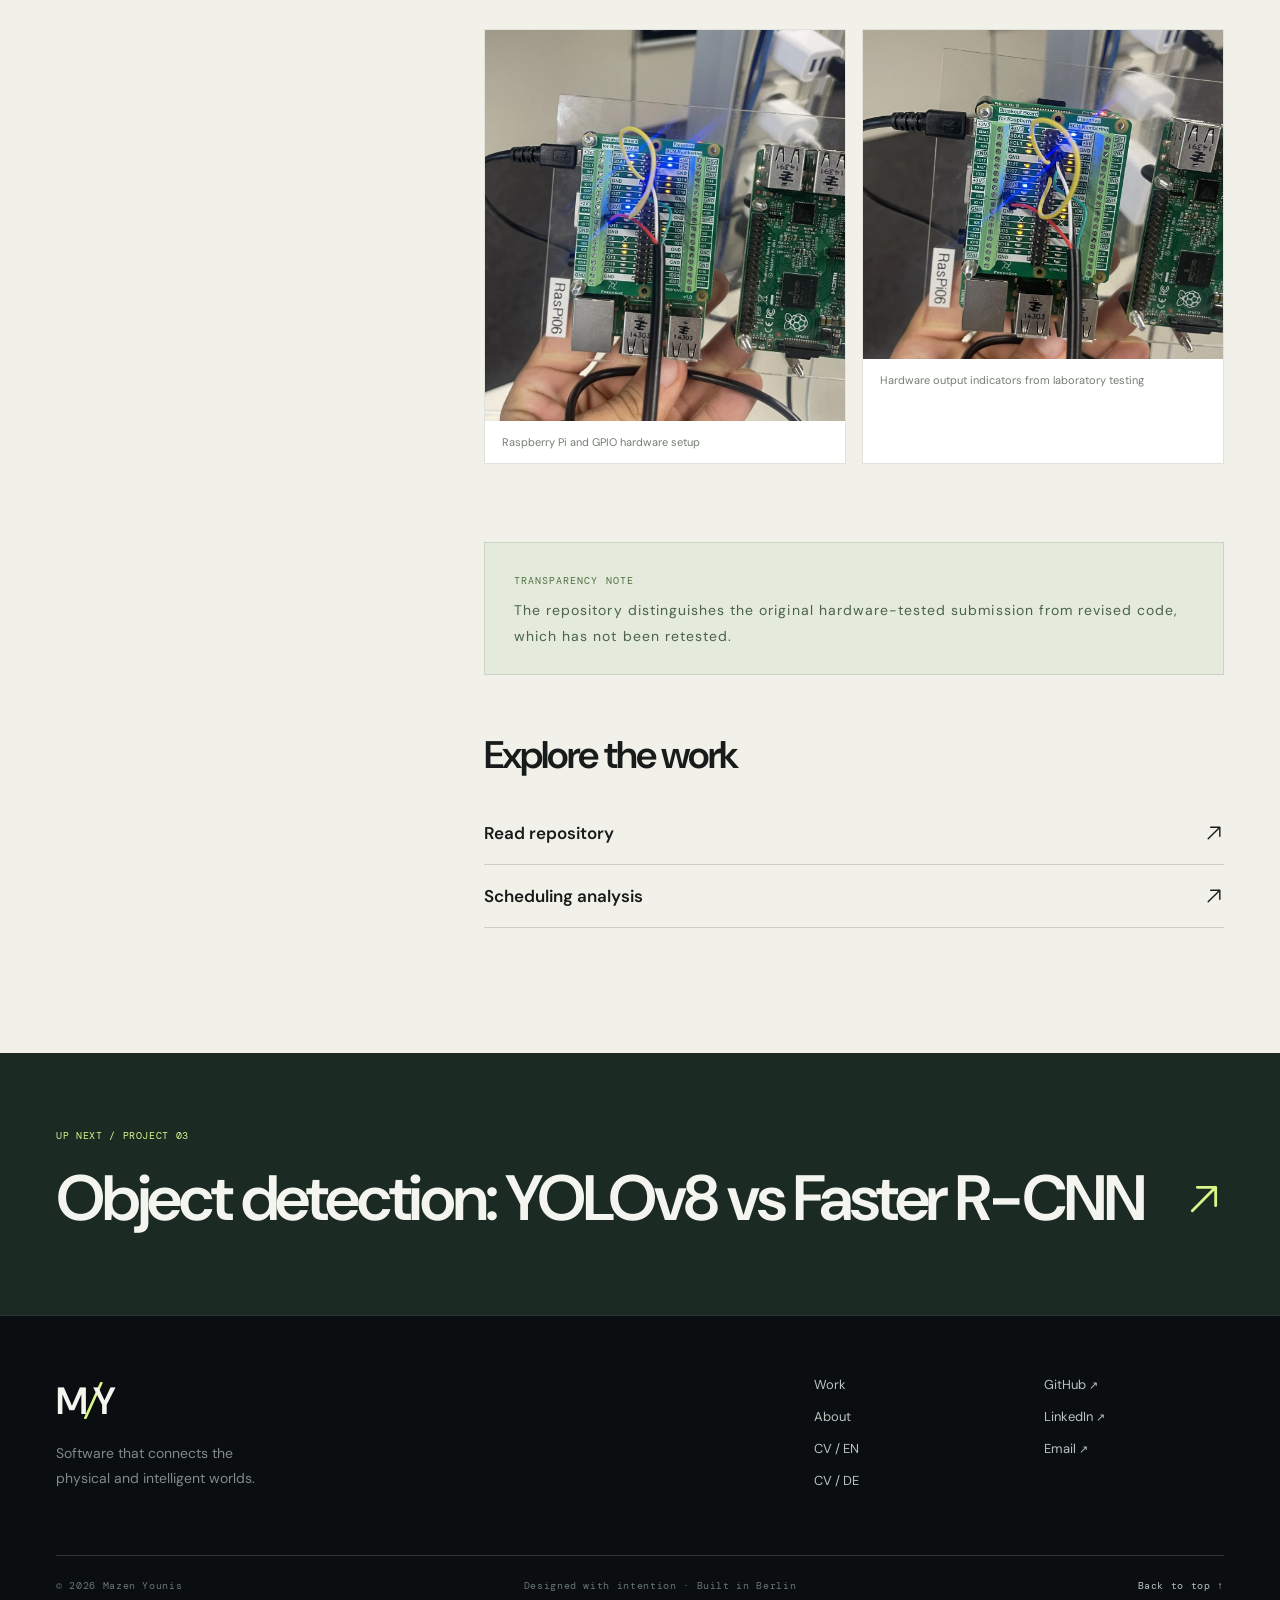
<file: projects/rtems-real-time-control.html>
<!DOCTYPE html>
<html lang="en">
 <head>
  <meta charset="utf-8"/>
  <meta content="width=device-width, initial-scale=1" name="viewport"/>
  <meta content="dark light" name="color-scheme"/>
  <title>
   RTEMS real-time embedded control &mdash; Mazen Younis
  </title>
  <meta content="Embedded C application on RTEMS for threaded GPIO control, interrupt processing and synchronisation on Raspberry Pi, complemented by scheduling and priority-inheritance analysis." name="description"/>
  <meta content="website" property="og:type"/>
  <meta content="RTEMS real-time embedded control &mdash; Mazen Younis" property="og:title"/>
  <meta content="Embedded C application on RTEMS for threaded GPIO control, interrupt processing and synchronisation on Raspberry Pi, complemented by scheduling and priority-inheritance analysis." property="og:description"/>
  <meta content="https://mazen-younis.github.io/assets/social-preview.png" property="og:image"/>
  <link href="https://mazen-younis.github.io/projects/rtems-real-time-control.html" rel="canonical"/>
  <link href="https://mazen-younis.github.io/projects/rtems-real-time-control.html" hreflang="en" rel="alternate"/>
  <link href="https://mazen-younis.github.io/de/projects/rtems-real-time-control.html" hreflang="de" rel="alternate"/>
  <link href="https://mazen-younis.github.io/projects/rtems-real-time-control.html" hreflang="x-default" rel="alternate"/>
  <meta content="https://mazen-younis.github.io/projects/rtems-real-time-control.html" property="og:url"/>
  <meta content="en_GB" property="og:locale"/>
  <meta content="#101519" name="theme-color"/>
  <link href="../assets/favicon.svg" rel="icon" type="image/svg+xml"/>
  <link href="https://fonts.googleapis.com" rel="preconnect"/>
  <link crossorigin="" href="https://fonts.gstatic.com" rel="preconnect"/>
  <link href="https://fonts.googleapis.com/css2?family=DM+Mono:wght@400;500&amp;family=DM+Sans:wght@400;500;600;700&amp;family=Instrument+Serif:ital@0;1&amp;display=swap" rel="stylesheet"/>
  <link href="../styles.css" rel="stylesheet"/>
  <script>
   document.documentElement.classList.add('js')
  </script>
  <script defer="" src="../script.js">
  </script>
 </head>
 <body>
  <a class="skip-link" href="#main">
   Skip to content
  </a>
  <div aria-hidden="true" class="scroll-progress" id="scroll-progress">
  </div>
  <header class="site-header" id="site-header">
   <div class="container nav-inner">
    <a aria-label="Mazen Younis &mdash; home" class="brand" href="../index.html">
     <span class="brand-glyph">
      M
      <span class="brand-slash">
       /
      </span>
      Y
     </span>
     <span class="brand-name">
      MAZEN YOUNIS
      <span class="brand-dot">
       ✳
      </span>
      <small>
       ENGINEER &amp; DEVELOPER
      </small>
     </span>
    </a>
    <nav aria-label="Main navigation" class="desktop-nav">
     <a href="../index.html#about">
      About
     </a>
     <a href="../index.html#work">
      Work
     </a>
     <a href="../index.html#experience">
      Experience
     </a>
    </nav>
    <div class="nav-right">
     <nav aria-label="Sprache der Website / Website language" class="language-switch">
      <a aria-current="page" aria-label="English (current language)" class="language-switch__link" data-language-switch="" href="rtems-real-time-control.html" hreflang="en" lang="en">
       EN
      </a>
      <span aria-hidden="true" class="language-switch__separator">
       /
      </span>
      <a aria-label="Deutsch &ndash; Zur deutschen Version wechseln" class="language-switch__link" data-language-switch="" href="../de/projects/rtems-real-time-control.html" hreflang="de" lang="de">
       DE
      </a>
     </nav>
     <a class="nav-contact" href="../index.html#contact">
      Let's talk
      <span aria-hidden="true">
       &nearrow;
      </span>
     </a>
     <button aria-controls="mobile-nav" aria-expanded="false" aria-label="Open menu" class="menu-toggle" id="menu-toggle" type="button">
      <span>
      </span>
      <span>
      </span>
     </button>
    </div>
   </div>
   <nav aria-label="Mobile navigation" class="mobile-nav" hidden="" id="mobile-nav">
    <a href="../index.html#about">
     About
    </a>
    <a href="../index.html#work">
     Work
    </a>
    <a href="../index.html#experience">
     Experience
    </a>
    <a href="../index.html#contact">
     Contact
    </a>
   </nav>
  </header>
  <main id="main">
   <section class="case-hero">
    <div class="container">
     <a class="back-link" href="../index.html#work">
      <span aria-hidden="true">
       &larr;
      </span>
      All projects
     </a>
     <div class="case-heading">
      <div class="eyebrow">
       <span class="signal-dot">
       </span>
       PROJECT 02 / EMBEDDED SYSTEMS / REAL-TIME SOFTWARE
      </div>
      <h1>
       RTEMS real-time embedded control
      </h1>
      <p class="case-subtitle">
       Predictable software behaviour on real hardware.
      </p>
      <div class="case-actions">
       <a class="button button-accent" href="https://github.com/mazen-younis/rtems-realtime-embedded-control" rel="noopener noreferrer" target="_blank">
        View on GitHub
        <span>
         <svg aria-hidden="true" fill="none" stroke="currentColor" stroke-linecap="round" stroke-linejoin="round" stroke-width="1.7" viewbox="0 0 24 24">
          <path d="M5 19 19 5M8 5h11v11">
          </path>
         </svg>
        </span>
       </a>
       <span>
        2026 / Advanced real-time systems coursework
       </span>
      </div>
     </div>
    </div>
   </section>
   <section class="case-media-section">
    <div class="container">
     <div class="case-main-art">
      <img alt="Raspberry Pi and GPIO lab hardware from original RTEMS experiments" src="../assets/img/rtems-hardware.webp"/>
      <span>
       RTEMS / HARDWARE TESTED
      </span>
     </div>
    </div>
   </section>
   <section class="case-body-section">
    <div class="container case-body-grid">
     <aside class="case-sidebar">
      <div class="sidebar-sticky">
       <span class="tiny-label">
        PROJECT AT A GLANCE
       </span>
       <div class="case-facts">
        <div>
         <span>
          PLATFORM
         </span>
         <strong>
          RTEMS 7 / Raspberry Pi
         </strong>
        </div>
        <div>
         <span>
          FOCUS
         </span>
         <strong>
          Threads, interrupts &amp; synchronisation
         </strong>
        </div>
        <div>
         <span>
          EVIDENCE
         </span>
         <strong>
          Hardware tests and scheduling diagrams
         </strong>
        </div>
       </div>
       <div class="case-tags">
        <span>
         C
        </span>
        <span>
         RTEMS
        </span>
        <span>
         POSIX Threads
        </span>
        <span>
         Raspberry Pi
        </span>
       </div>
       <div class="case-credit">
        <span>
         ATTRIBUTION
        </span>
        <p>
         Individual course portfolio work
        </p>
       </div>
      </div>
     </aside>
     <div class="case-story">
      <div class="case-intro">
       Embedded C application on RTEMS for threaded GPIO control, interrupt processing and synchronisation on Raspberry Pi, complemented by scheduling and priority-inheritance analysis.
      </div>
      <div class="story-block">
       <span class="story-index">
        01 / THE CHALLENGE
       </span>
       <h2>
        The challenge
       </h2>
       <p>
        Real-time applications must respond to external events and coordinate concurrent tasks while limiting interference between shared resources and time-dependent operations.
       </p>
      </div>
      <div class="story-block">
       <span class="story-index">
        02 / THE APPROACH
       </span>
       <h2>
        The approach
       </h2>
       <p>
        Implemented GPIO behaviour in C with POSIX threads, interrupts, mutexes and semaphores. Separately studied RTEMS scheduling through QEMU, GDB and Capture Engine traces, including priority inversion and priority inheritance.
       </p>
       <ul>
        <li>
         Periodic GPIO switching with POSIX threading
        </li>
        <li>
         Interrupt-driven input and output handling
        </li>
        <li>
         Semaphores and mutexes for shared-state coordination
        </li>
        <li>
         Thread-state, sequence and scheduling Gantt diagrams
        </li>
       </ul>
      </div>
      <div class="story-block">
       <span class="story-index">
        03 / THE OUTCOME
       </span>
       <h2>
        The outcome
       </h2>
       <p>
        Documented original on-device GPIO operation, terminal observations and scheduling analysis. Source was subsequently corrected for public presentation and has not been independently retested on hardware.
       </p>
       <blockquote>
        Hardware experiments + analysis of real-time scheduling.
       </blockquote>
      </div>
      <div class="story-block">
       <span class="story-index">
        04 / SELECTED EVIDENCE
       </span>
       <h2>
        From the project
       </h2>
       <div class="case-gallery">
        <figure>
         <img alt="Raspberry Pi and GPIO hardware setup" loading="lazy" src="../assets/img/rtems-hardware.webp"/>
         <figcaption>
          Raspberry Pi and GPIO hardware setup
         </figcaption>
        </figure>
        <figure>
         <img alt="Hardware output indicators from laboratory testing" loading="lazy" src="../assets/img/rtems-leds.webp"/>
         <figcaption>
          Hardware output indicators from laboratory testing
         </figcaption>
        </figure>
       </div>
      </div>
      <div class="case-note">
       <span>
        TRANSPARENCY NOTE
       </span>
       <p>
        The repository distinguishes the original hardware-tested submission from revised code, which has not been retested.
       </p>
      </div>
      <div class="story-links">
       <h2>
        Explore the work
       </h2>
       <a href="https://github.com/mazen-younis/rtems-realtime-embedded-control" rel="noopener noreferrer" target="_blank">
        <span>
         Read repository
        </span>
        <span>
         <svg aria-hidden="true" fill="none" stroke="currentColor" stroke-linecap="round" stroke-linejoin="round" stroke-width="1.7" viewbox="0 0 24 24">
          <path d="M5 19 19 5M8 5h11v11">
          </path>
         </svg>
        </span>
       </a>
       <a href="https://github.com/mazen-younis/rtems-realtime-embedded-control/tree/main/docs/scheduling" rel="noopener noreferrer" target="_blank">
        <span>
         Scheduling analysis
        </span>
        <span>
         <svg aria-hidden="true" fill="none" stroke="currentColor" stroke-linecap="round" stroke-linejoin="round" stroke-width="1.7" viewbox="0 0 24 24">
          <path d="M5 19 19 5M8 5h11v11">
          </path>
         </svg>
        </span>
       </a>
      </div>
     </div>
    </div>
   </section>
   <section class="next-project">
    <div class="container">
     <div>
      <span class="tiny-label">
       UP NEXT / PROJECT 03
      </span>
      <a href="computer-vision-detection.html">
       Object detection: YOLOv8 vs Faster R-CNN
       <span>
        <svg aria-hidden="true" fill="none" stroke="currentColor" stroke-linecap="round" stroke-linejoin="round" stroke-width="1.7" viewbox="0 0 24 24">
         <path d="M5 19 19 5M8 5h11v11">
         </path>
        </svg>
       </span>
      </a>
     </div>
    </div>
   </section>
  </main>
  <footer class="site-footer">
   <div class="container">
    <div class="footer-top">
     <div>
      <a class="footer-monogram" href="../index.html">
       M
       <span>
        /
       </span>
       Y
      </a>
      <p>
       Software that connects the
       <br/>
       physical and intelligent worlds.
      </p>
     </div>
     <div class="footer-links">
      <a href="../index.html#work">
       Work
      </a>
      <a href="../index.html#about">
       About
      </a>
      <a download="" href="../assets/cv/Mazen_Younis_CV_EN.pdf">
       CV / EN
      </a>
      <a download="" href="../assets/cv/Mazen_Younis_CV_DE.pdf">
       CV / DE
      </a>
     </div>
     <div class="footer-links">
      <a href="https://github.com/mazen-younis" rel="noopener noreferrer" target="_blank">
       GitHub
       <span aria-hidden="true" class="footer-arrow">
        &nearrow;
       </span>
      </a>
      <a href="https://www.linkedin.com/in/mazen-younis/" rel="noopener noreferrer" target="_blank">
       LinkedIn
       <span aria-hidden="true" class="footer-arrow">
        &nearrow;
       </span>
      </a>
      <a href="mailto:mazenyounis95@gmail.com">
       Email
       <span aria-hidden="true" class="footer-arrow">
        &nearrow;
       </span>
      </a>
     </div>
    </div>
    <div class="footer-bottom">
     <span>
      &copy; 2026 Mazen Younis
     </span>
     <span>
      Designed with intention &middot; Built in Berlin
     </span>
     <a href="#main">
      Back to top &uarr;
     </a>
    </div>
   </div>
  </footer>
 </body>
</html>
</file>
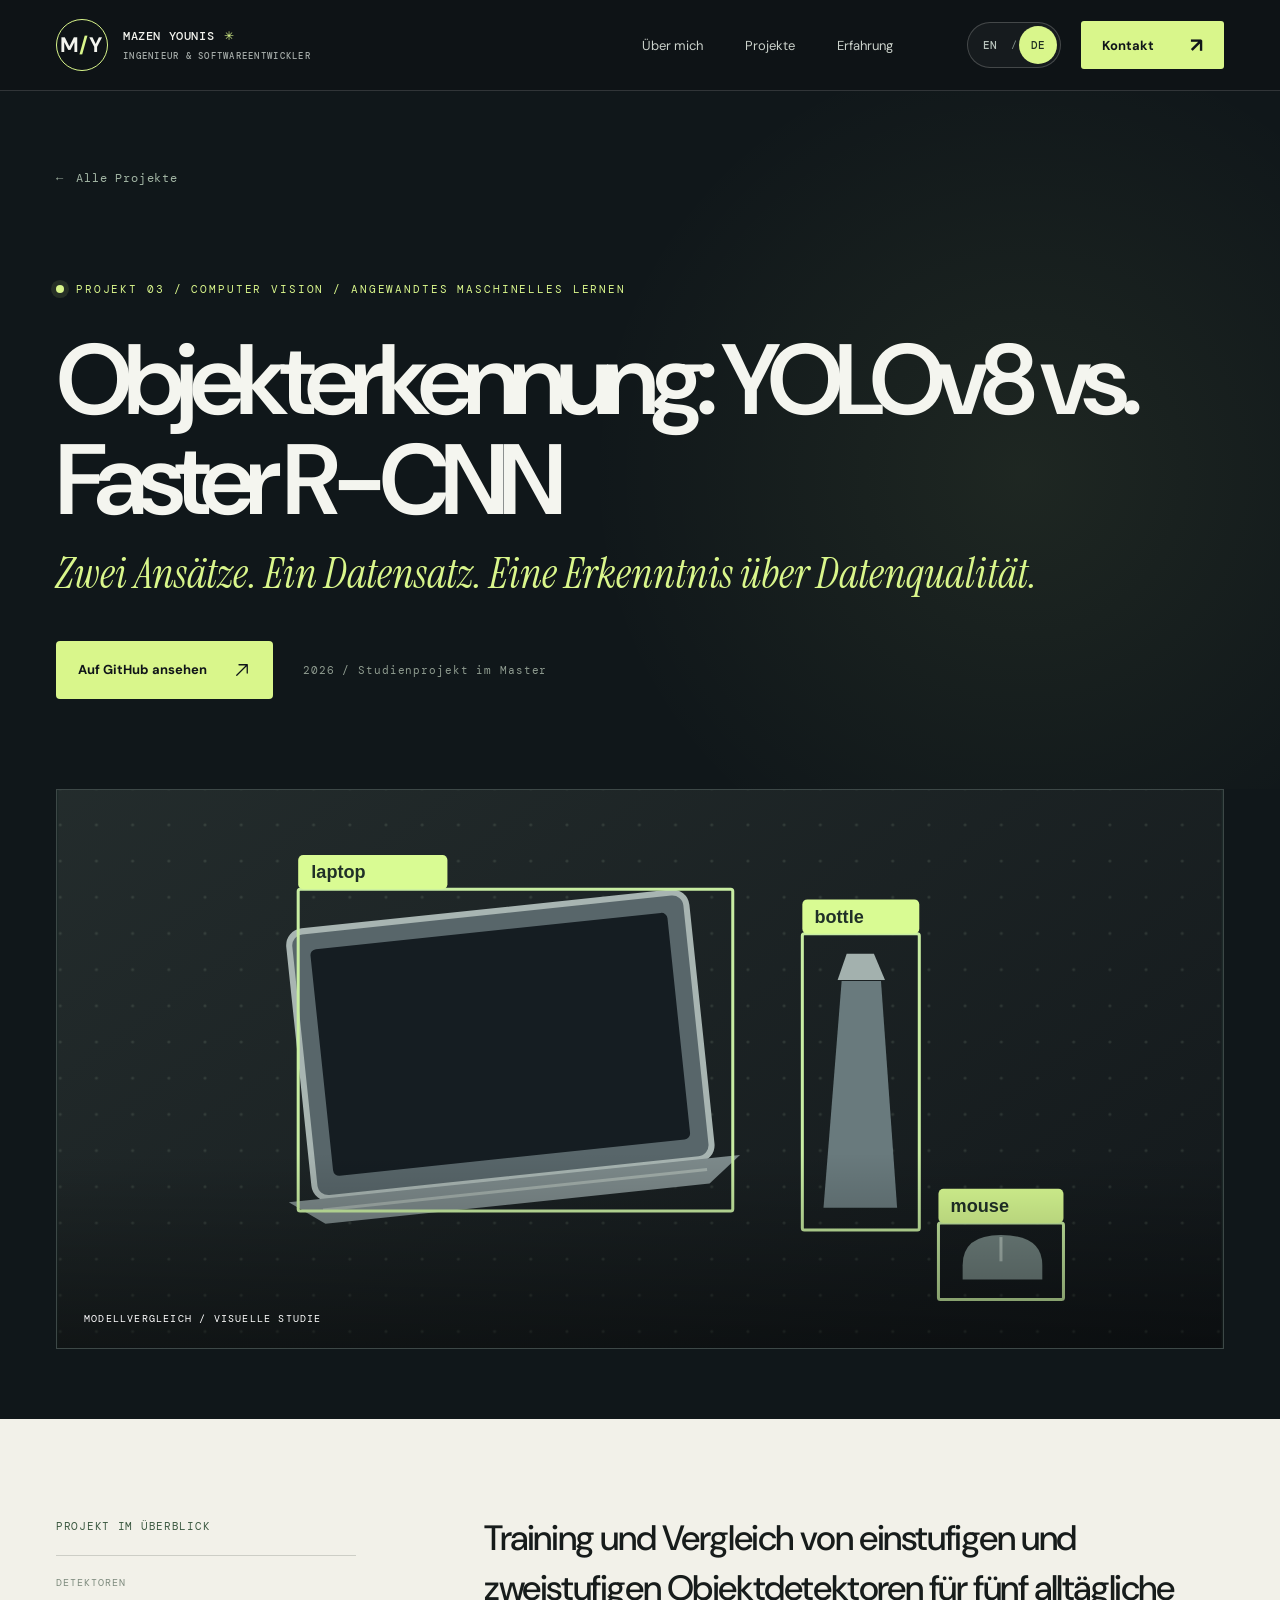
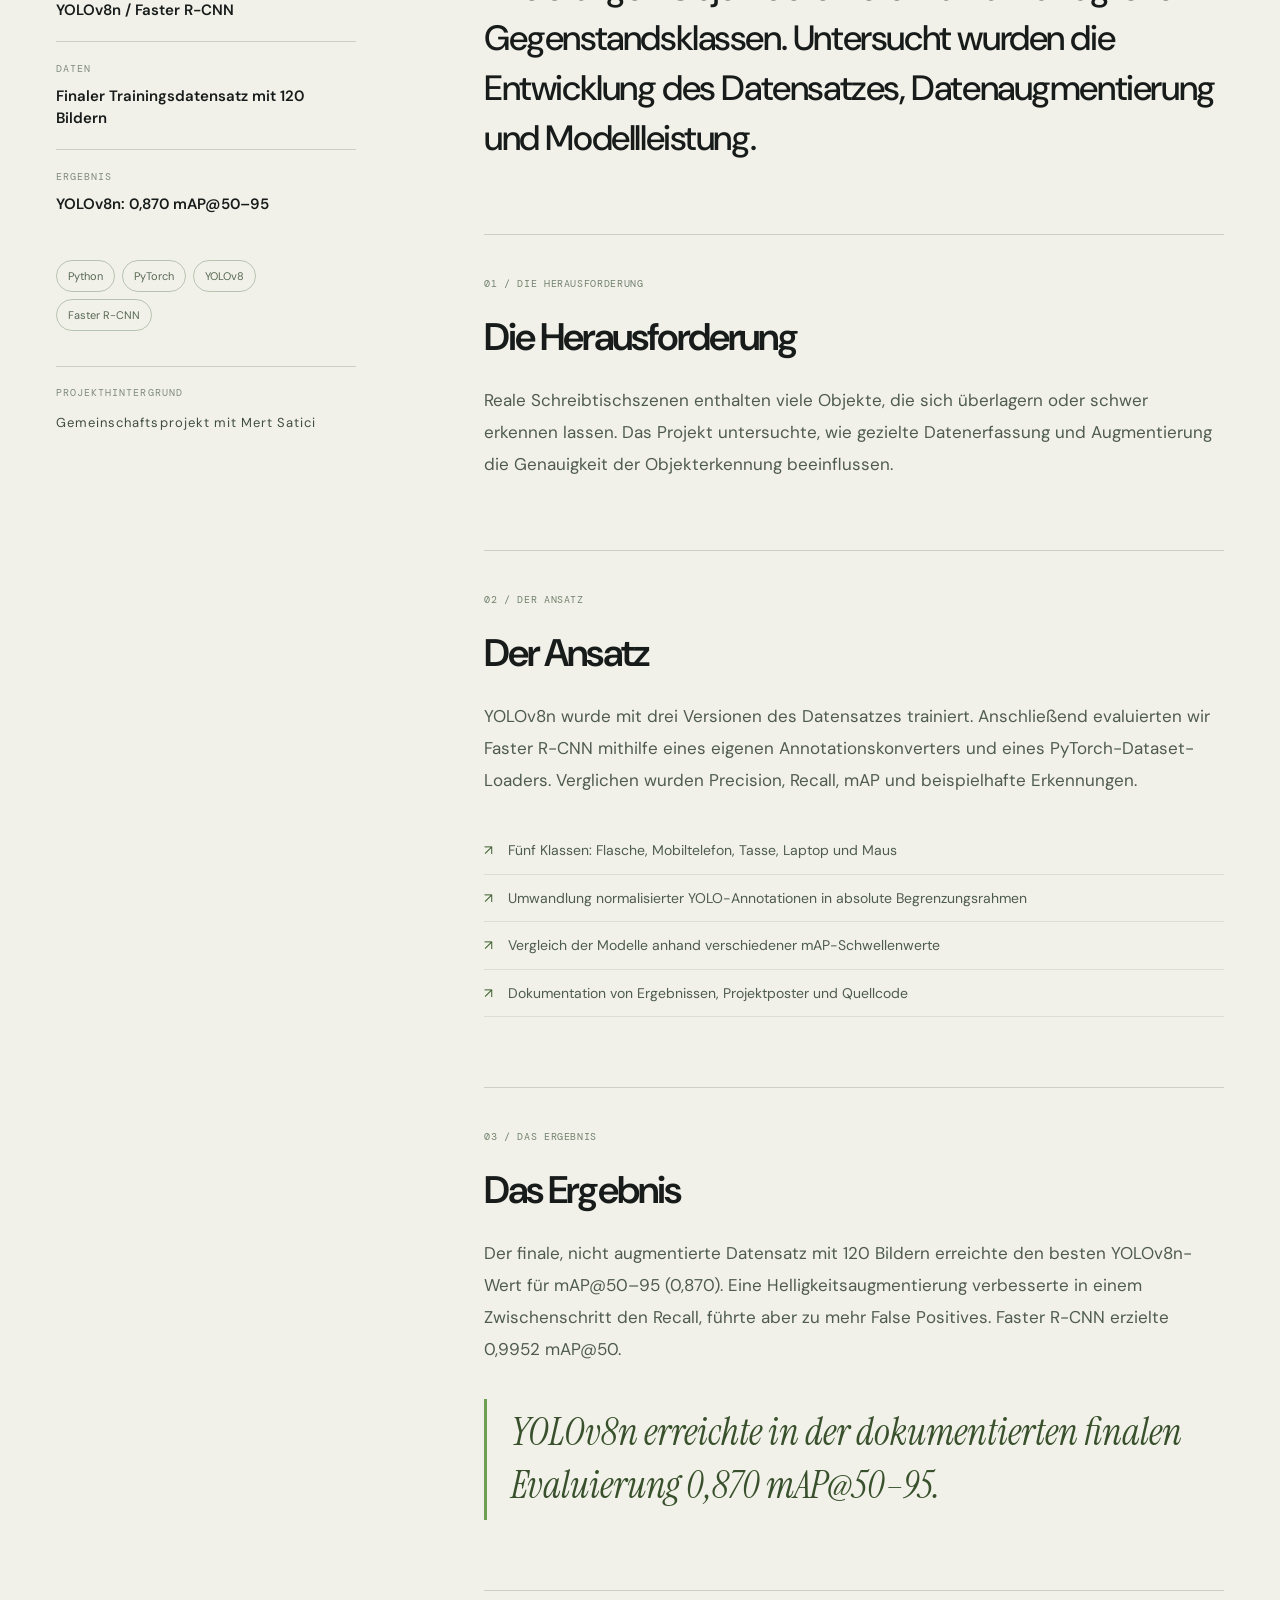
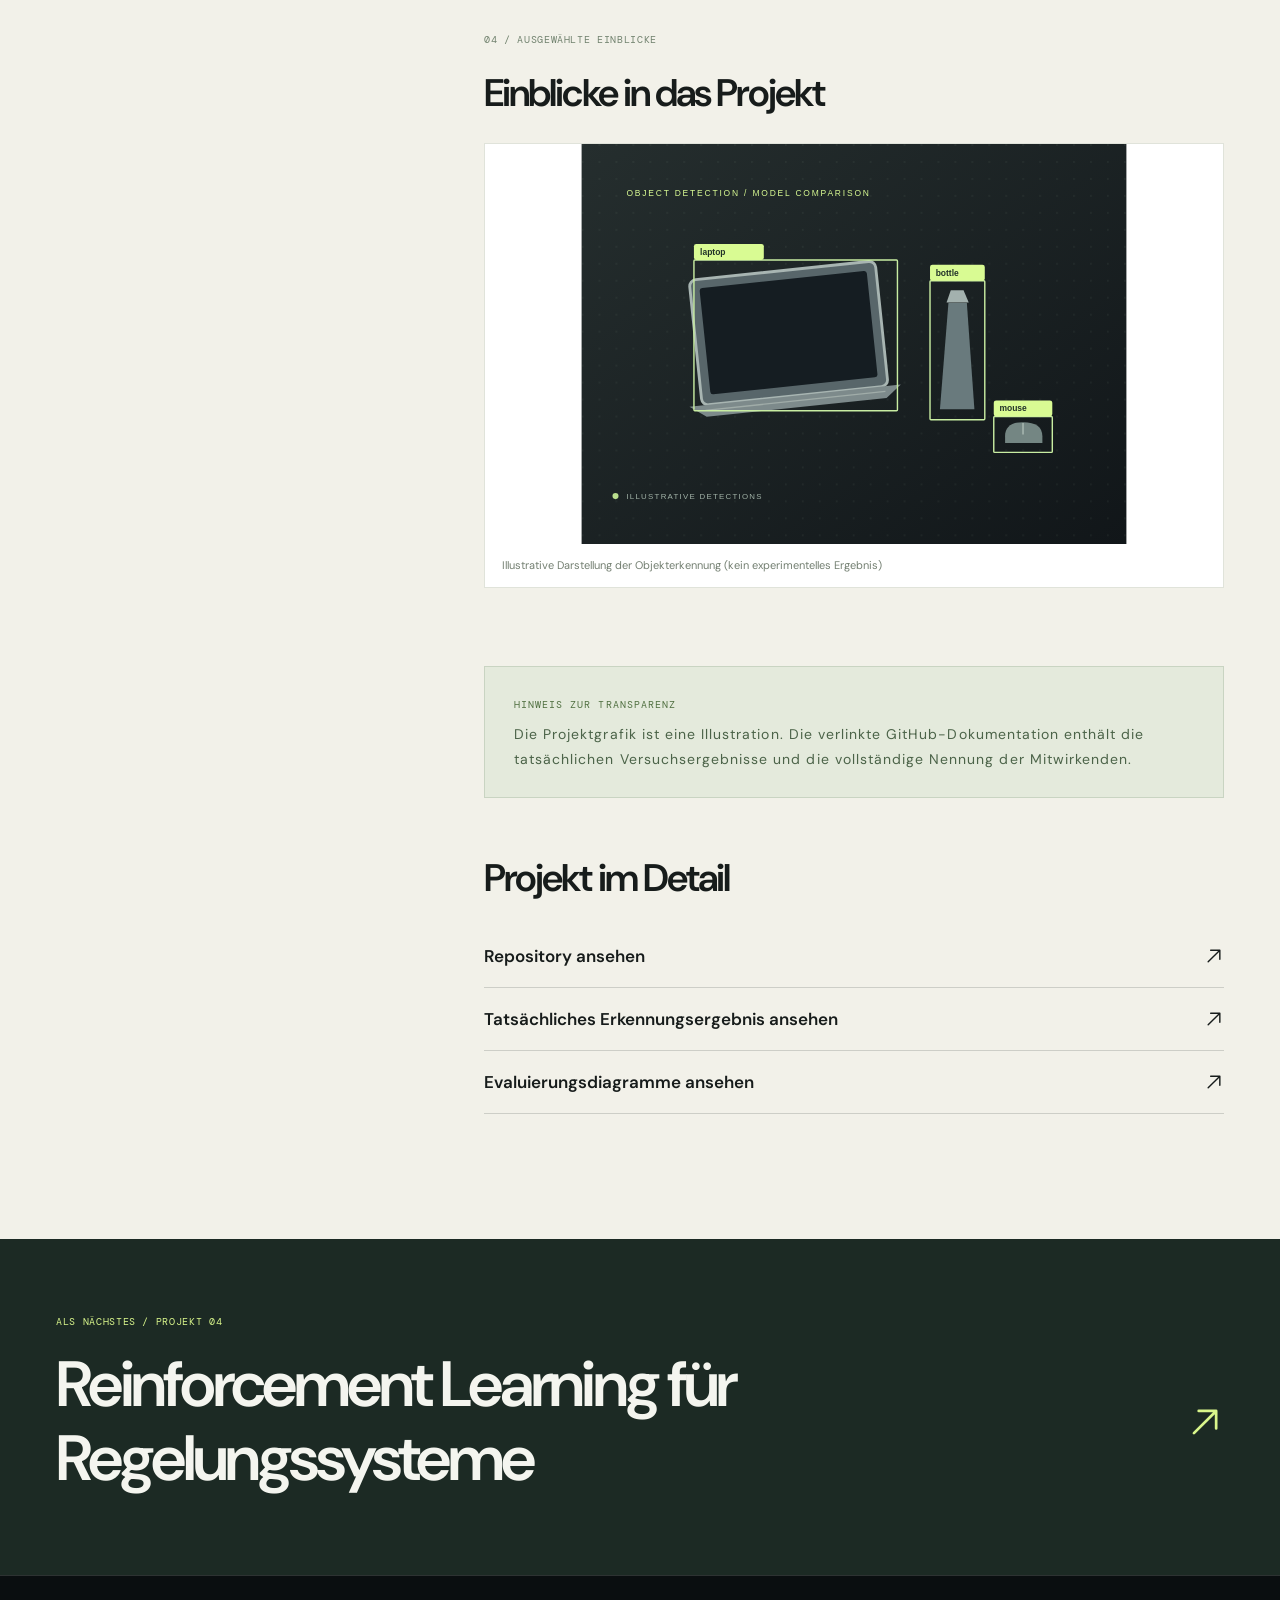
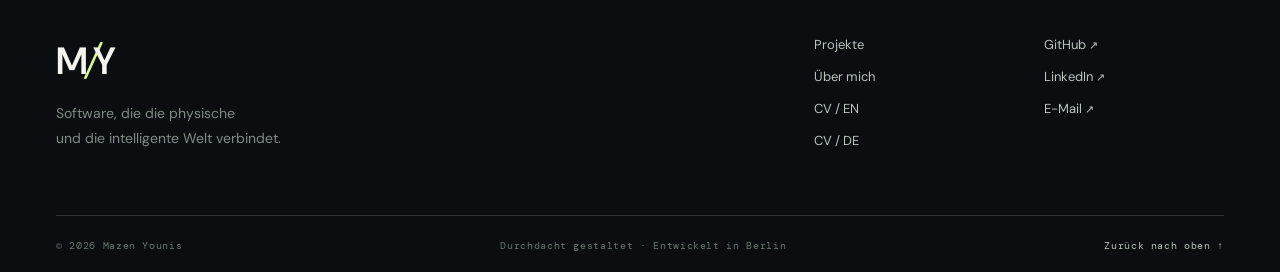
<file: de/projects/computer-vision-detection.html>
<!DOCTYPE html>
<html lang="de">
 <head>
  <meta charset="utf-8"/>
  <meta content="width=device-width, initial-scale=1" name="viewport"/>
  <meta content="dark light" name="color-scheme"/>
  <title>
   Objekterkennung: YOLOv8 vs. Faster R-CNN &mdash; Mazen Younis
  </title>
  <meta content="Training und Vergleich von einstufigen und zweistufigen Objektdetektoren f&uuml;r f&uuml;nf allt&auml;gliche Gegenstandsklassen, einschlie&szlig;lich Datensatzentwicklung, Augmentierung und Evaluierung." name="description"/>
  <meta content="website" property="og:type"/>
  <meta content="Objekterkennung: YOLOv8 vs. Faster R-CNN &mdash; Mazen Younis" property="og:title"/>
  <meta content="Training und Vergleich von einstufigen und zweistufigen Objektdetektoren f&uuml;r f&uuml;nf allt&auml;gliche Gegenstandsklassen, einschlie&szlig;lich Datensatzentwicklung, Augmentierung und Evaluierung." property="og:description"/>
  <meta content="https://mazen-younis.github.io/assets/social-preview.png" property="og:image"/>
  <link href="https://mazen-younis.github.io/de/projects/computer-vision-detection.html" rel="canonical"/>
  <link href="https://mazen-younis.github.io/projects/computer-vision-detection.html" hreflang="en" rel="alternate"/>
  <link href="https://mazen-younis.github.io/de/projects/computer-vision-detection.html" hreflang="de" rel="alternate"/>
  <link href="https://mazen-younis.github.io/projects/computer-vision-detection.html" hreflang="x-default" rel="alternate"/>
  <meta content="https://mazen-younis.github.io/de/projects/computer-vision-detection.html" property="og:url"/>
  <meta content="de_DE" property="og:locale"/>
  <meta content="#101519" name="theme-color"/>
  <link href="../../assets/favicon.svg" rel="icon" type="image/svg+xml"/>
  <link href="https://fonts.googleapis.com" rel="preconnect"/>
  <link crossorigin="" href="https://fonts.gstatic.com" rel="preconnect"/>
  <link href="https://fonts.googleapis.com/css2?family=DM+Mono:wght@400;500&amp;family=DM+Sans:wght@400;500;600;700&amp;family=Instrument+Serif:ital@0;1&amp;display=swap" rel="stylesheet"/>
  <link href="../../styles.css" rel="stylesheet"/>
  <script>
   document.documentElement.classList.add('js')
  </script>
  <script defer="" src="../../script.js">
  </script>
 </head>
 <body>
  <a class="skip-link" href="#main">
   Skip to content
  </a>
  <div aria-hidden="true" class="scroll-progress" id="scroll-progress">
  </div>
  <header class="site-header" id="site-header">
   <div class="container nav-inner">
    <a aria-label="Mazen Younis &mdash; Startseite" class="brand" href="../index.html">
     <span class="brand-glyph">
      M
      <span class="brand-slash">
       /
      </span>
      Y
     </span>
     <span class="brand-name">
      MAZEN YOUNIS
      <span class="brand-dot">
       ✳
      </span>
      <small>
       INGENIEUR &amp; SOFTWAREENTWICKLER
      </small>
     </span>
    </a>
    <nav aria-label="Hauptnavigation" class="desktop-nav">
     <a href="../index.html#about">
      &Uuml;ber mich
     </a>
     <a href="../index.html#work">
      Projekte
     </a>
     <a href="../index.html#experience">
      Erfahrung
     </a>
    </nav>
    <div class="nav-right">
     <nav aria-label="Sprache der Website / Website language" class="language-switch">
      <a aria-label="Switch to English / Zur englischen Version wechseln" class="language-switch__link" data-language-switch="" href="../../projects/computer-vision-detection.html" hreflang="en" lang="en">
       EN
      </a>
      <span aria-hidden="true" class="language-switch__separator">
       /
      </span>
      <a aria-current="page" aria-label="Deutsch (aktuelle Sprache)" class="language-switch__link" data-language-switch="" href="computer-vision-detection.html" hreflang="de" lang="de">
       DE
      </a>
     </nav>
     <a class="nav-contact" href="../index.html#contact">
      Kontakt
      <span aria-hidden="true">
       &nearrow;
      </span>
     </a>
     <button aria-controls="mobile-nav" aria-expanded="false" aria-label="Men&uuml; &ouml;ffnen" class="menu-toggle" id="menu-toggle" type="button">
      <span>
      </span>
      <span>
      </span>
     </button>
    </div>
   </div>
   <nav aria-label="Mobile Navigation" class="mobile-nav" hidden="" id="mobile-nav">
    <a href="../index.html#about">
     &Uuml;ber mich
    </a>
    <a href="../index.html#work">
     Projekte
    </a>
    <a href="../index.html#experience">
     Erfahrung
    </a>
    <a href="../index.html#contact">
     Kontakt
    </a>
   </nav>
  </header>
  <main id="main">
   <section class="case-hero">
    <div class="container">
     <a class="back-link" href="../index.html#work">
      <span aria-hidden="true">
       &larr;
      </span>
      Alle Projekte
     </a>
     <div class="case-heading">
      <div class="eyebrow">
       <span class="signal-dot">
       </span>
       PROJEKT 03 / COMPUTER VISION / ANGEWANDTES MASCHINELLES LERNEN
      </div>
      <h1>
       Objekterkennung: YOLOv8 vs. Faster R-CNN
      </h1>
      <p class="case-subtitle">
       Zwei Ans&auml;tze. Ein Datensatz. Eine Erkenntnis &uuml;ber Datenqualit&auml;t.
      </p>
      <div class="case-actions">
       <a class="button button-accent" href="https://github.com/mazen-younis/desk-object-detection-yolov8-faster-rcnn" rel="noopener noreferrer" target="_blank">
        Auf GitHub ansehen
        <span>
         <svg aria-hidden="true" fill="none" stroke="currentColor" stroke-linecap="round" stroke-linejoin="round" stroke-width="1.7" viewbox="0 0 24 24">
          <path d="M5 19 19 5M8 5h11v11">
          </path>
         </svg>
        </span>
       </a>
       <span>
        2026 / Studienprojekt im Master
       </span>
      </div>
     </div>
    </div>
   </section>
   <section class="case-media-section">
    <div class="container">
     <div class="case-main-art">
      <img alt="Illustration von Begrenzungsrahmen zur Objekterkennung bei Gegenst&auml;nden auf einem Schreibtisch; keine tats&auml;chliche Modellvorhersage" src="../../assets/img/vision-concept.svg"/>
      <span>
       MODELLVERGLEICH / VISUELLE STUDIE
      </span>
     </div>
    </div>
   </section>
   <section class="case-body-section">
    <div class="container case-body-grid">
     <aside class="case-sidebar">
      <div class="sidebar-sticky">
       <span class="tiny-label">
        PROJEKT IM &Uuml;BERBLICK
       </span>
       <div class="case-facts">
        <div>
         <span>
          DETEKTOREN
         </span>
         <strong>
          YOLOv8n / Faster R-CNN
         </strong>
        </div>
        <div>
         <span>
          DATEN
         </span>
         <strong>
          Finaler Trainingsdatensatz mit 120 Bildern
         </strong>
        </div>
        <div>
         <span>
          ERGEBNIS
         </span>
         <strong>
          YOLOv8n: 0,870 mAP@50&ndash;95
         </strong>
        </div>
       </div>
       <div class="case-tags">
        <span>
         Python
        </span>
        <span>
         PyTorch
        </span>
        <span>
         YOLOv8
        </span>
        <span>
         Faster R-CNN
        </span>
       </div>
       <div class="case-credit">
        <span>
         PROJEKTHINTERGRUND
        </span>
        <p>
         Gemeinschaftsprojekt mit Mert Satici
        </p>
       </div>
      </div>
     </aside>
     <div class="case-story">
      <div class="case-intro">
       Training und Vergleich von einstufigen und zweistufigen Objektdetektoren f&uuml;r f&uuml;nf allt&auml;gliche Gegenstandsklassen. Untersucht wurden die Entwicklung des Datensatzes, Datenaugmentierung und Modellleistung.
      </div>
      <div class="story-block">
       <span class="story-index">
        01 / DIE HERAUSFORDERUNG
       </span>
       <h2>
        Die Herausforderung
       </h2>
       <p>
        Reale Schreibtischszenen enthalten viele Objekte, die sich &uuml;berlagern oder schwer erkennen lassen. Das Projekt untersuchte, wie gezielte Datenerfassung und Augmentierung die Genauigkeit der Objekterkennung beeinflussen.
       </p>
      </div>
      <div class="story-block">
       <span class="story-index">
        02 / DER ANSATZ
       </span>
       <h2>
        Der Ansatz
       </h2>
       <p>
        YOLOv8n wurde mit drei Versionen des Datensatzes trainiert. Anschlie&szlig;end evaluierten wir Faster R-CNN mithilfe eines eigenen Annotationskonverters und eines PyTorch-Dataset-Loaders. Verglichen wurden Precision, Recall, mAP und beispielhafte Erkennungen.
       </p>
       <ul>
        <li>
         F&uuml;nf Klassen: Flasche, Mobiltelefon, Tasse, Laptop und Maus
        </li>
        <li>
         Umwandlung normalisierter YOLO-Annotationen in absolute Begrenzungsrahmen
        </li>
        <li>
         Vergleich der Modelle anhand verschiedener mAP-Schwellenwerte
        </li>
        <li>
         Dokumentation von Ergebnissen, Projektposter und Quellcode
        </li>
       </ul>
      </div>
      <div class="story-block">
       <span class="story-index">
        03 / DAS ERGEBNIS
       </span>
       <h2>
        Das Ergebnis
       </h2>
       <p>
        Der finale, nicht augmentierte Datensatz mit 120 Bildern erreichte den besten YOLOv8n-Wert f&uuml;r mAP@50&ndash;95 (0,870). Eine Helligkeitsaugmentierung verbesserte in einem Zwischenschritt den Recall, f&uuml;hrte aber zu mehr False Positives. Faster R-CNN erzielte 0,9952 mAP@50.
       </p>
       <blockquote>
        YOLOv8n erreichte in der dokumentierten finalen Evaluierung 0,870 mAP@50&ndash;95.
       </blockquote>
      </div>
      <div class="story-block">
       <span class="story-index">
        04 / AUSGEW&Auml;HLTE EINBLICKE
       </span>
       <h2>
        Einblicke in das Projekt
       </h2>
       <div class="case-gallery">
        <figure>
         <img alt="Illustrative Darstellung von Objekterkennung, kein experimentelles Ergebnis" loading="lazy" src="../../assets/img/vision-concept.svg"/>
         <figcaption>
          Illustrative Darstellung der Objekterkennung (kein experimentelles Ergebnis)
         </figcaption>
        </figure>
       </div>
      </div>
      <div class="case-note">
       <span>
        HINWEIS ZUR TRANSPARENZ
       </span>
       <p>
        Die Projektgrafik ist eine Illustration. Die verlinkte GitHub-Dokumentation enth&auml;lt die tats&auml;chlichen Versuchsergebnisse und die vollst&auml;ndige Nennung der Mitwirkenden.
       </p>
      </div>
      <div class="story-links">
       <h2>
        Projekt im Detail
       </h2>
       <a href="https://github.com/mazen-younis/desk-object-detection-yolov8-faster-rcnn" rel="noopener noreferrer" target="_blank">
        <span>
         Repository ansehen
        </span>
        <span>
         <svg aria-hidden="true" fill="none" stroke="currentColor" stroke-linecap="round" stroke-linejoin="round" stroke-width="1.7" viewbox="0 0 24 24">
          <path d="M5 19 19 5M8 5h11v11">
          </path>
         </svg>
        </span>
       </a>
       <a href="https://github.com/mazen-younis/desk-object-detection-yolov8-faster-rcnn/blob/main/results/faster_rcnn/faster_rcnn_prediction_example.jpg" rel="noopener noreferrer" target="_blank">
        <span>
         Tats&auml;chliches Erkennungsergebnis ansehen
        </span>
        <span>
         <svg aria-hidden="true" fill="none" stroke="currentColor" stroke-linecap="round" stroke-linejoin="round" stroke-width="1.7" viewbox="0 0 24 24">
          <path d="M5 19 19 5M8 5h11v11">
          </path>
         </svg>
        </span>
       </a>
       <a href="https://github.com/mazen-younis/desk-object-detection-yolov8-faster-rcnn/tree/main/results" rel="noopener noreferrer" target="_blank">
        <span>
         Evaluierungsdiagramme ansehen
        </span>
        <span>
         <svg aria-hidden="true" fill="none" stroke="currentColor" stroke-linecap="round" stroke-linejoin="round" stroke-width="1.7" viewbox="0 0 24 24">
          <path d="M5 19 19 5M8 5h11v11">
          </path>
         </svg>
        </span>
       </a>
      </div>
     </div>
    </div>
   </section>
   <section class="next-project">
    <div class="container">
     <div>
      <span class="tiny-label">
       ALS N&Auml;CHSTES / PROJEKT 04
      </span>
      <a href="reinforcement-learning-control.html">
       Reinforcement Learning f&uuml;r Regelungssysteme
       <span>
        <svg aria-hidden="true" fill="none" stroke="currentColor" stroke-linecap="round" stroke-linejoin="round" stroke-width="1.7" viewbox="0 0 24 24">
         <path d="M5 19 19 5M8 5h11v11">
         </path>
        </svg>
       </span>
      </a>
     </div>
    </div>
   </section>
  </main>
  <footer class="site-footer">
   <div class="container">
    <div class="footer-top">
     <div>
      <a class="footer-monogram" href="../index.html">
       M
       <span>
        /
       </span>
       Y
      </a>
      <p>
       Software, die die physische
       <br/>
       und die intelligente Welt verbindet.
      </p>
     </div>
     <div class="footer-links">
      <a href="../index.html#work">
       Projekte
      </a>
      <a href="../index.html#about">
       &Uuml;ber mich
      </a>
      <a download="" href="../../assets/cv/Mazen_Younis_CV_EN.pdf">
       CV / EN
      </a>
      <a download="" href="../../assets/cv/Mazen_Younis_CV_DE.pdf">
       CV / DE
      </a>
     </div>
     <div class="footer-links">
      <a href="https://github.com/mazen-younis" rel="noopener noreferrer" target="_blank">
       GitHub
       <span aria-hidden="true" class="footer-arrow">
        &nearrow;
       </span>
      </a>
      <a href="https://www.linkedin.com/in/mazen-younis/" rel="noopener noreferrer" target="_blank">
       LinkedIn
       <span aria-hidden="true" class="footer-arrow">
        &nearrow;
       </span>
      </a>
      <a href="mailto:mazenyounis95@gmail.com">
       E-Mail
       <span aria-hidden="true" class="footer-arrow">
        &nearrow;
       </span>
      </a>
     </div>
    </div>
    <div class="footer-bottom">
     <span>
      &copy; 2026 Mazen Younis
     </span>
     <span>
      Durchdacht gestaltet &middot; Entwickelt in Berlin
     </span>
     <a href="#main">
      Zur&uuml;ck nach oben &uarr;
     </a>
    </div>
   </div>
  </footer>
 </body>
</html>
</file>
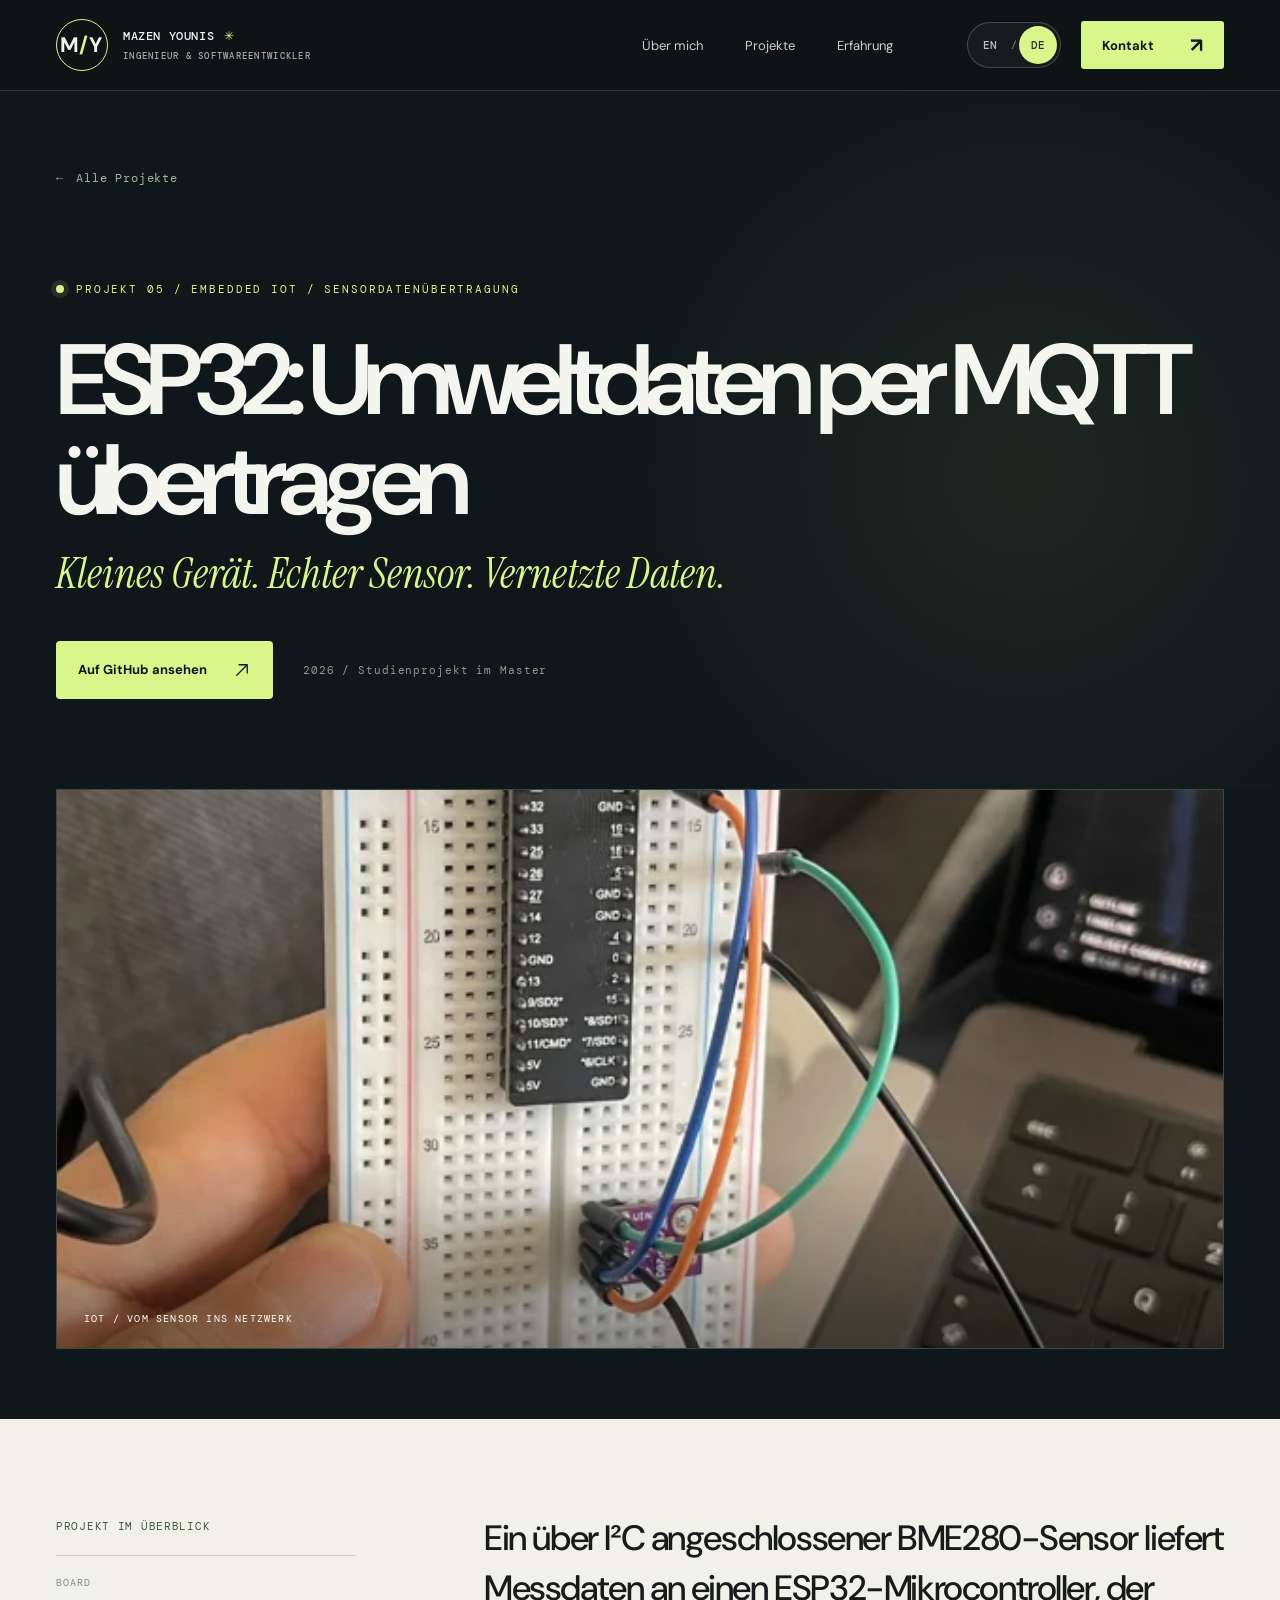
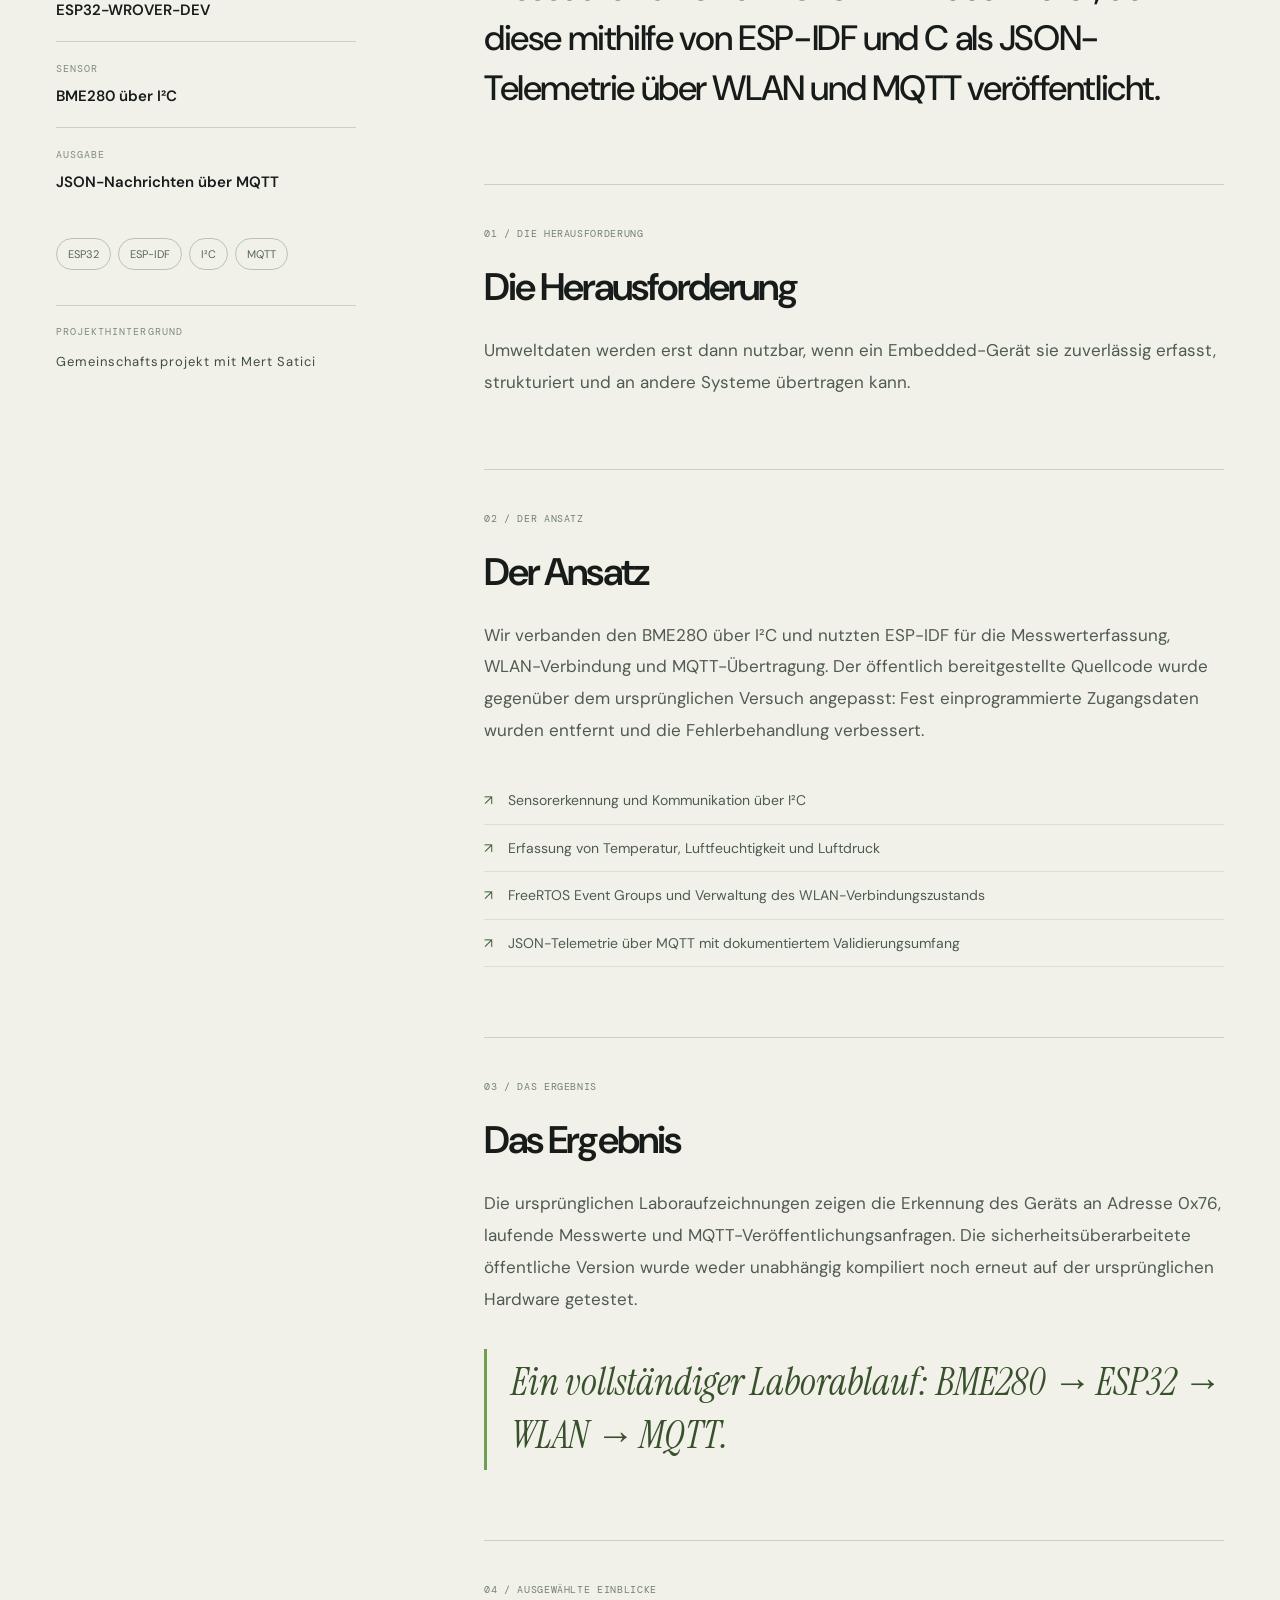
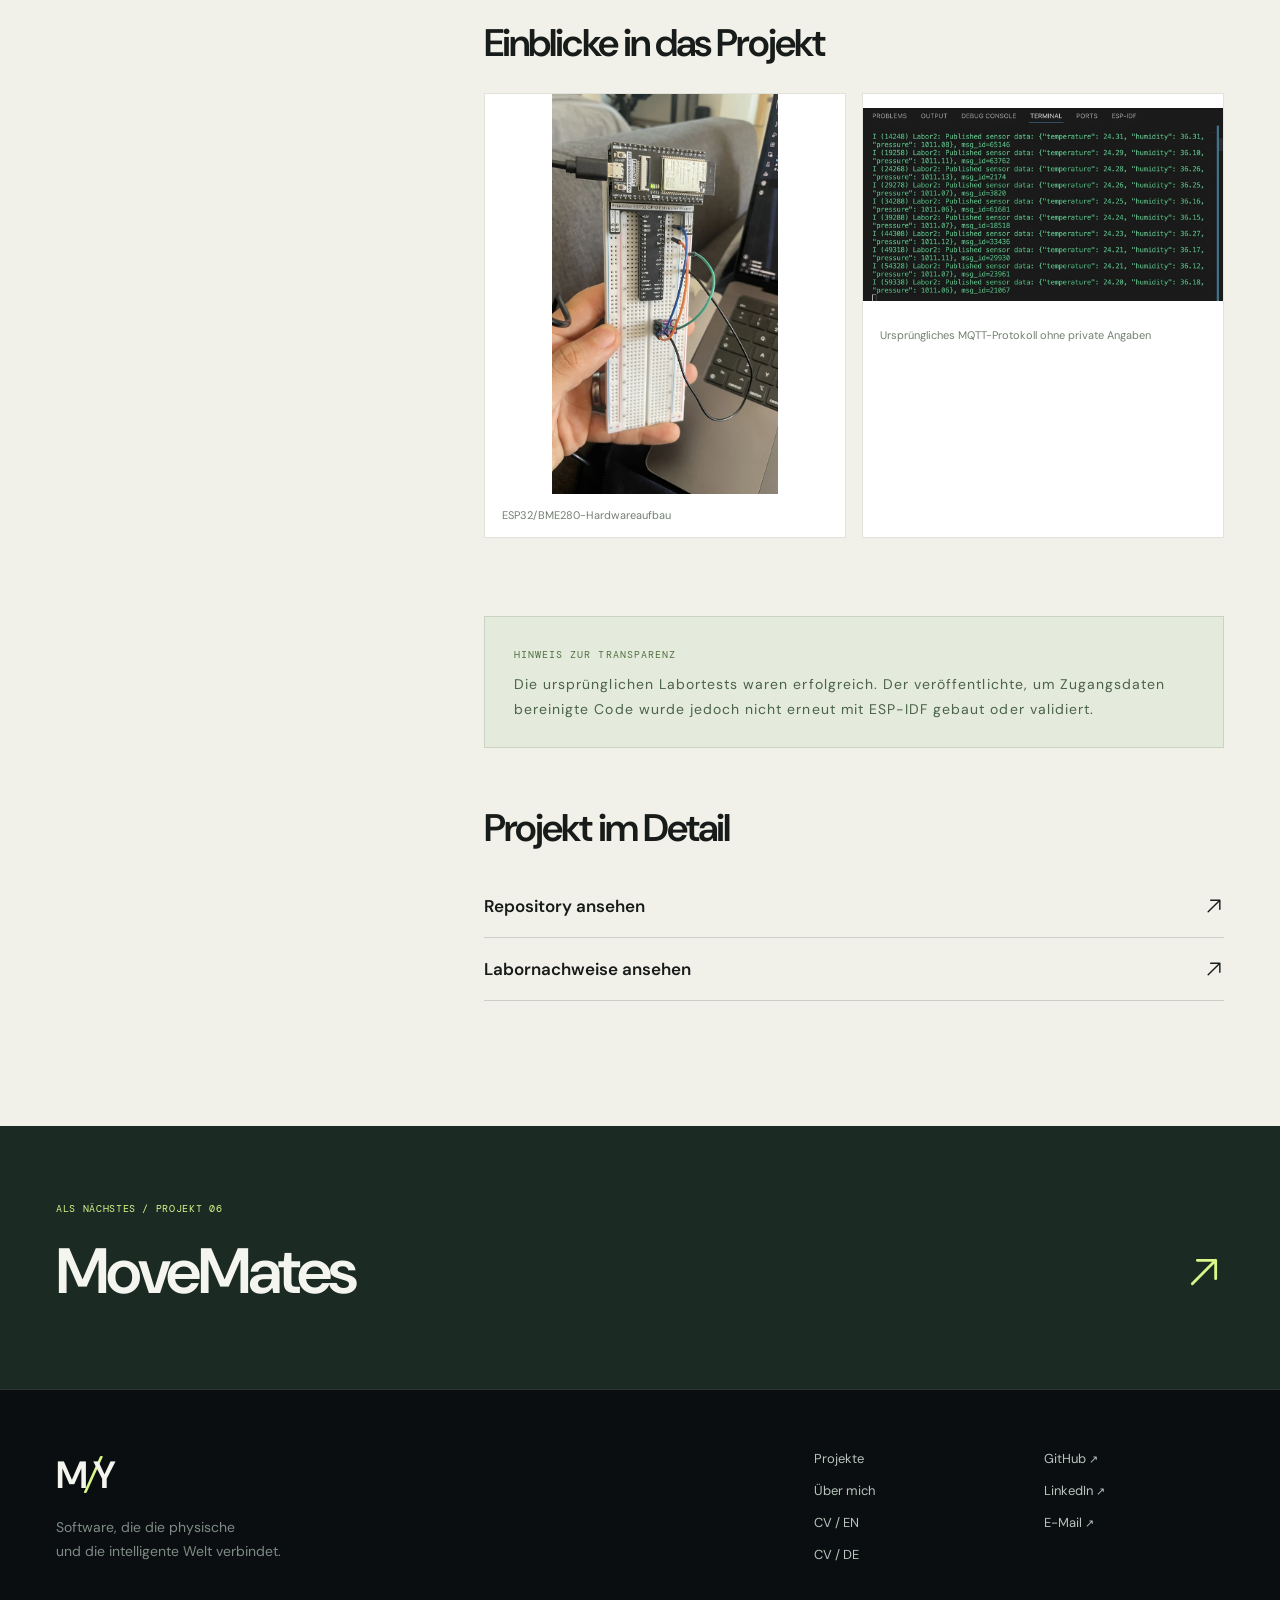
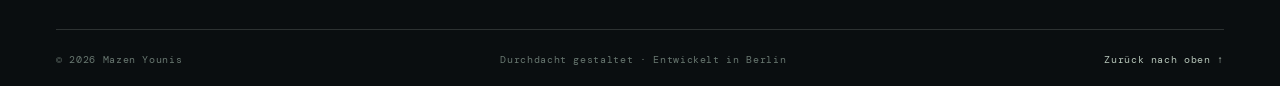
<file: de/projects/esp32-iot-telemetry.html>
<!DOCTYPE html>
<html lang="de">
 <head>
  <meta charset="utf-8"/>
  <meta content="width=device-width, initial-scale=1" name="viewport"/>
  <meta content="dark light" name="color-scheme"/>
  <title>
   ESP32: Umweltdaten per MQTT &uuml;bertragen &mdash; Mazen Younis
  </title>
  <meta content="Ein BME280-Sensor erfasst Messwerte &uuml;ber I&sup2;C an einem ESP32-Mikrocontroller, der sie mit ESP-IDF und C als JSON-Telemetrie &uuml;ber WLAN und MQTT &uuml;bertr&auml;gt." name="description"/>
  <meta content="website" property="og:type"/>
  <meta content="ESP32: Umweltdaten per MQTT &uuml;bertragen &mdash; Mazen Younis" property="og:title"/>
  <meta content="Ein BME280-Sensor erfasst Messwerte &uuml;ber I&sup2;C an einem ESP32-Mikrocontroller, der sie mit ESP-IDF und C als JSON-Telemetrie &uuml;ber WLAN und MQTT &uuml;bertr&auml;gt." property="og:description"/>
  <meta content="https://mazen-younis.github.io/assets/social-preview.png" property="og:image"/>
  <link href="https://mazen-younis.github.io/de/projects/esp32-iot-telemetry.html" rel="canonical"/>
  <link href="https://mazen-younis.github.io/projects/esp32-iot-telemetry.html" hreflang="en" rel="alternate"/>
  <link href="https://mazen-younis.github.io/de/projects/esp32-iot-telemetry.html" hreflang="de" rel="alternate"/>
  <link href="https://mazen-younis.github.io/projects/esp32-iot-telemetry.html" hreflang="x-default" rel="alternate"/>
  <meta content="https://mazen-younis.github.io/de/projects/esp32-iot-telemetry.html" property="og:url"/>
  <meta content="de_DE" property="og:locale"/>
  <meta content="#101519" name="theme-color"/>
  <link href="../../assets/favicon.svg" rel="icon" type="image/svg+xml"/>
  <link href="https://fonts.googleapis.com" rel="preconnect"/>
  <link crossorigin="" href="https://fonts.gstatic.com" rel="preconnect"/>
  <link href="https://fonts.googleapis.com/css2?family=DM+Mono:wght@400;500&amp;family=DM+Sans:wght@400;500;600;700&amp;family=Instrument+Serif:ital@0;1&amp;display=swap" rel="stylesheet"/>
  <link href="../../styles.css" rel="stylesheet"/>
  <script>
   document.documentElement.classList.add('js')
  </script>
  <script defer="" src="../../script.js">
  </script>
 </head>
 <body>
  <a class="skip-link" href="#main">
   Skip to content
  </a>
  <div aria-hidden="true" class="scroll-progress" id="scroll-progress">
  </div>
  <header class="site-header" id="site-header">
   <div class="container nav-inner">
    <a aria-label="Mazen Younis &mdash; Startseite" class="brand" href="../index.html">
     <span class="brand-glyph">
      M
      <span class="brand-slash">
       /
      </span>
      Y
     </span>
     <span class="brand-name">
      MAZEN YOUNIS
      <span class="brand-dot">
       ✳
      </span>
      <small>
       INGENIEUR &amp; SOFTWAREENTWICKLER
      </small>
     </span>
    </a>
    <nav aria-label="Hauptnavigation" class="desktop-nav">
     <a href="../index.html#about">
      &Uuml;ber mich
     </a>
     <a href="../index.html#work">
      Projekte
     </a>
     <a href="../index.html#experience">
      Erfahrung
     </a>
    </nav>
    <div class="nav-right">
     <nav aria-label="Sprache der Website / Website language" class="language-switch">
      <a aria-label="Switch to English / Zur englischen Version wechseln" class="language-switch__link" data-language-switch="" href="../../projects/esp32-iot-telemetry.html" hreflang="en" lang="en">
       EN
      </a>
      <span aria-hidden="true" class="language-switch__separator">
       /
      </span>
      <a aria-current="page" aria-label="Deutsch (aktuelle Sprache)" class="language-switch__link" data-language-switch="" href="esp32-iot-telemetry.html" hreflang="de" lang="de">
       DE
      </a>
     </nav>
     <a class="nav-contact" href="../index.html#contact">
      Kontakt
      <span aria-hidden="true">
       &nearrow;
      </span>
     </a>
     <button aria-controls="mobile-nav" aria-expanded="false" aria-label="Men&uuml; &ouml;ffnen" class="menu-toggle" id="menu-toggle" type="button">
      <span>
      </span>
      <span>
      </span>
     </button>
    </div>
   </div>
   <nav aria-label="Mobile Navigation" class="mobile-nav" hidden="" id="mobile-nav">
    <a href="../index.html#about">
     &Uuml;ber mich
    </a>
    <a href="../index.html#work">
     Projekte
    </a>
    <a href="../index.html#experience">
     Erfahrung
    </a>
    <a href="../index.html#contact">
     Kontakt
    </a>
   </nav>
  </header>
  <main id="main">
   <section class="case-hero">
    <div class="container">
     <a class="back-link" href="../index.html#work">
      <span aria-hidden="true">
       &larr;
      </span>
      Alle Projekte
     </a>
     <div class="case-heading">
      <div class="eyebrow">
       <span class="signal-dot">
       </span>
       PROJEKT 05 / EMBEDDED IOT / SENSORDATEN&Uuml;BERTRAGUNG
      </div>
      <h1>
       ESP32: Umweltdaten per MQTT &uuml;bertragen
      </h1>
      <p class="case-subtitle">
       Kleines Ger&auml;t. Echter Sensor. Vernetzte Daten.
      </p>
      <div class="case-actions">
       <a class="button button-accent" href="https://github.com/mazen-younis/esp32-bme280-mqtt-iot" rel="noopener noreferrer" target="_blank">
        Auf GitHub ansehen
        <span>
         <svg aria-hidden="true" fill="none" stroke="currentColor" stroke-linecap="round" stroke-linejoin="round" stroke-width="1.7" viewbox="0 0 24 24">
          <path d="M5 19 19 5M8 5h11v11">
          </path>
         </svg>
        </span>
       </a>
       <span>
        2026 / Studienprojekt im Master
       </span>
      </div>
     </div>
    </div>
   </section>
   <section class="case-media-section">
    <div class="container">
     <div class="case-main-art">
      <img alt="Urspr&uuml;nglicher Versuchsaufbau mit ESP32 und BME280-Sensor" src="../../assets/img/iot-hardware.webp"/>
      <span>
       IOT / VOM SENSOR INS NETZWERK
      </span>
     </div>
    </div>
   </section>
   <section class="case-body-section">
    <div class="container case-body-grid">
     <aside class="case-sidebar">
      <div class="sidebar-sticky">
       <span class="tiny-label">
        PROJEKT IM &Uuml;BERBLICK
       </span>
       <div class="case-facts">
        <div>
         <span>
          BOARD
         </span>
         <strong>
          ESP32-WROVER-DEV
         </strong>
        </div>
        <div>
         <span>
          SENSOR
         </span>
         <strong>
          BME280 &uuml;ber I&sup2;C
         </strong>
        </div>
        <div>
         <span>
          AUSGABE
         </span>
         <strong>
          JSON-Nachrichten &uuml;ber MQTT
         </strong>
        </div>
       </div>
       <div class="case-tags">
        <span>
         ESP32
        </span>
        <span>
         ESP-IDF
        </span>
        <span>
         I&sup2;C
        </span>
        <span>
         MQTT
        </span>
       </div>
       <div class="case-credit">
        <span>
         PROJEKTHINTERGRUND
        </span>
        <p>
         Gemeinschaftsprojekt mit Mert Satici
        </p>
       </div>
      </div>
     </aside>
     <div class="case-story">
      <div class="case-intro">
       Ein &uuml;ber I&sup2;C angeschlossener BME280-Sensor liefert Messdaten an einen ESP32-Mikrocontroller, der diese mithilfe von ESP-IDF und C als JSON-Telemetrie &uuml;ber WLAN und MQTT ver&ouml;ffentlicht.
      </div>
      <div class="story-block">
       <span class="story-index">
        01 / DIE HERAUSFORDERUNG
       </span>
       <h2>
        Die Herausforderung
       </h2>
       <p>
        Umweltdaten werden erst dann nutzbar, wenn ein Embedded-Ger&auml;t sie zuverl&auml;ssig erfasst, strukturiert und an andere Systeme &uuml;bertragen kann.
       </p>
      </div>
      <div class="story-block">
       <span class="story-index">
        02 / DER ANSATZ
       </span>
       <h2>
        Der Ansatz
       </h2>
       <p>
        Wir verbanden den BME280 &uuml;ber I&sup2;C und nutzten ESP-IDF f&uuml;r die Messwerterfassung, WLAN-Verbindung und MQTT-&Uuml;bertragung. Der &ouml;ffentlich bereitgestellte Quellcode wurde gegen&uuml;ber dem urspr&uuml;nglichen Versuch angepasst: Fest einprogrammierte Zugangsdaten wurden entfernt und die Fehlerbehandlung verbessert.
       </p>
       <ul>
        <li>
         Sensorerkennung und Kommunikation &uuml;ber I&sup2;C
        </li>
        <li>
         Erfassung von Temperatur, Luftfeuchtigkeit und Luftdruck
        </li>
        <li>
         FreeRTOS Event Groups und Verwaltung des WLAN-Verbindungszustands
        </li>
        <li>
         JSON-Telemetrie &uuml;ber MQTT mit dokumentiertem Validierungsumfang
        </li>
       </ul>
      </div>
      <div class="story-block">
       <span class="story-index">
        03 / DAS ERGEBNIS
       </span>
       <h2>
        Das Ergebnis
       </h2>
       <p>
        Die urspr&uuml;nglichen Laboraufzeichnungen zeigen die Erkennung des Ger&auml;ts an Adresse 0x76, laufende Messwerte und MQTT-Ver&ouml;ffentlichungsanfragen. Die sicherheits&uuml;berarbeitete &ouml;ffentliche Version wurde weder unabh&auml;ngig kompiliert noch erneut auf der urspr&uuml;nglichen Hardware getestet.
       </p>
       <blockquote>
        Ein vollst&auml;ndiger Laborablauf: BME280 &rarr; ESP32 &rarr; WLAN &rarr; MQTT.
       </blockquote>
      </div>
      <div class="story-block">
       <span class="story-index">
        04 / AUSGEW&Auml;HLTE EINBLICKE
       </span>
       <h2>
        Einblicke in das Projekt
       </h2>
       <div class="case-gallery">
        <figure>
         <img alt="ESP32/BME280-Hardwareaufbau" loading="lazy" src="../../assets/img/iot-hardware.webp"/>
         <figcaption>
          ESP32/BME280-Hardwareaufbau
         </figcaption>
        </figure>
        <figure>
         <img alt="Urspr&uuml;ngliches MQTT-Protokoll mit entfernten privaten Angaben" loading="lazy" src="../../assets/img/mqtt-log.webp"/>
         <figcaption>
          Urspr&uuml;ngliches MQTT-Protokoll ohne private Angaben
         </figcaption>
        </figure>
       </div>
      </div>
      <div class="case-note">
       <span>
        HINWEIS ZUR TRANSPARENZ
       </span>
       <p>
        Die urspr&uuml;nglichen Labortests waren erfolgreich. Der ver&ouml;ffentlichte, um Zugangsdaten bereinigte Code wurde jedoch nicht erneut mit ESP-IDF gebaut oder validiert.
       </p>
      </div>
      <div class="story-links">
       <h2>
        Projekt im Detail
       </h2>
       <a href="https://github.com/mazen-younis/esp32-bme280-mqtt-iot" rel="noopener noreferrer" target="_blank">
        <span>
         Repository ansehen
        </span>
        <span>
         <svg aria-hidden="true" fill="none" stroke="currentColor" stroke-linecap="round" stroke-linejoin="round" stroke-width="1.7" viewbox="0 0 24 24">
          <path d="M5 19 19 5M8 5h11v11">
          </path>
         </svg>
        </span>
       </a>
       <a href="https://github.com/mazen-younis/esp32-bme280-mqtt-iot/tree/main/results" rel="noopener noreferrer" target="_blank">
        <span>
         Labornachweise ansehen
        </span>
        <span>
         <svg aria-hidden="true" fill="none" stroke="currentColor" stroke-linecap="round" stroke-linejoin="round" stroke-width="1.7" viewbox="0 0 24 24">
          <path d="M5 19 19 5M8 5h11v11">
          </path>
         </svg>
        </span>
       </a>
      </div>
     </div>
    </div>
   </section>
   <section class="next-project">
    <div class="container">
     <div>
      <span class="tiny-label">
       ALS N&Auml;CHSTES / PROJEKT 06
      </span>
      <a href="movemates-ios-app.html">
       MoveMates
       <span>
        <svg aria-hidden="true" fill="none" stroke="currentColor" stroke-linecap="round" stroke-linejoin="round" stroke-width="1.7" viewbox="0 0 24 24">
         <path d="M5 19 19 5M8 5h11v11">
         </path>
        </svg>
       </span>
      </a>
     </div>
    </div>
   </section>
  </main>
  <footer class="site-footer">
   <div class="container">
    <div class="footer-top">
     <div>
      <a class="footer-monogram" href="../index.html">
       M
       <span>
        /
       </span>
       Y
      </a>
      <p>
       Software, die die physische
       <br/>
       und die intelligente Welt verbindet.
      </p>
     </div>
     <div class="footer-links">
      <a href="../index.html#work">
       Projekte
      </a>
      <a href="../index.html#about">
       &Uuml;ber mich
      </a>
      <a download="" href="../../assets/cv/Mazen_Younis_CV_EN.pdf">
       CV / EN
      </a>
      <a download="" href="../../assets/cv/Mazen_Younis_CV_DE.pdf">
       CV / DE
      </a>
     </div>
     <div class="footer-links">
      <a href="https://github.com/mazen-younis" rel="noopener noreferrer" target="_blank">
       GitHub
       <span aria-hidden="true" class="footer-arrow">
        &nearrow;
       </span>
      </a>
      <a href="https://www.linkedin.com/in/mazen-younis/" rel="noopener noreferrer" target="_blank">
       LinkedIn
       <span aria-hidden="true" class="footer-arrow">
        &nearrow;
       </span>
      </a>
      <a href="mailto:mazenyounis95@gmail.com">
       E-Mail
       <span aria-hidden="true" class="footer-arrow">
        &nearrow;
       </span>
      </a>
     </div>
    </div>
    <div class="footer-bottom">
     <span>
      &copy; 2026 Mazen Younis
     </span>
     <span>
      Durchdacht gestaltet &middot; Entwickelt in Berlin
     </span>
     <a href="#main">
      Zur&uuml;ck nach oben &uarr;
     </a>
    </div>
   </div>
  </footer>
 </body>
</html>
</file>
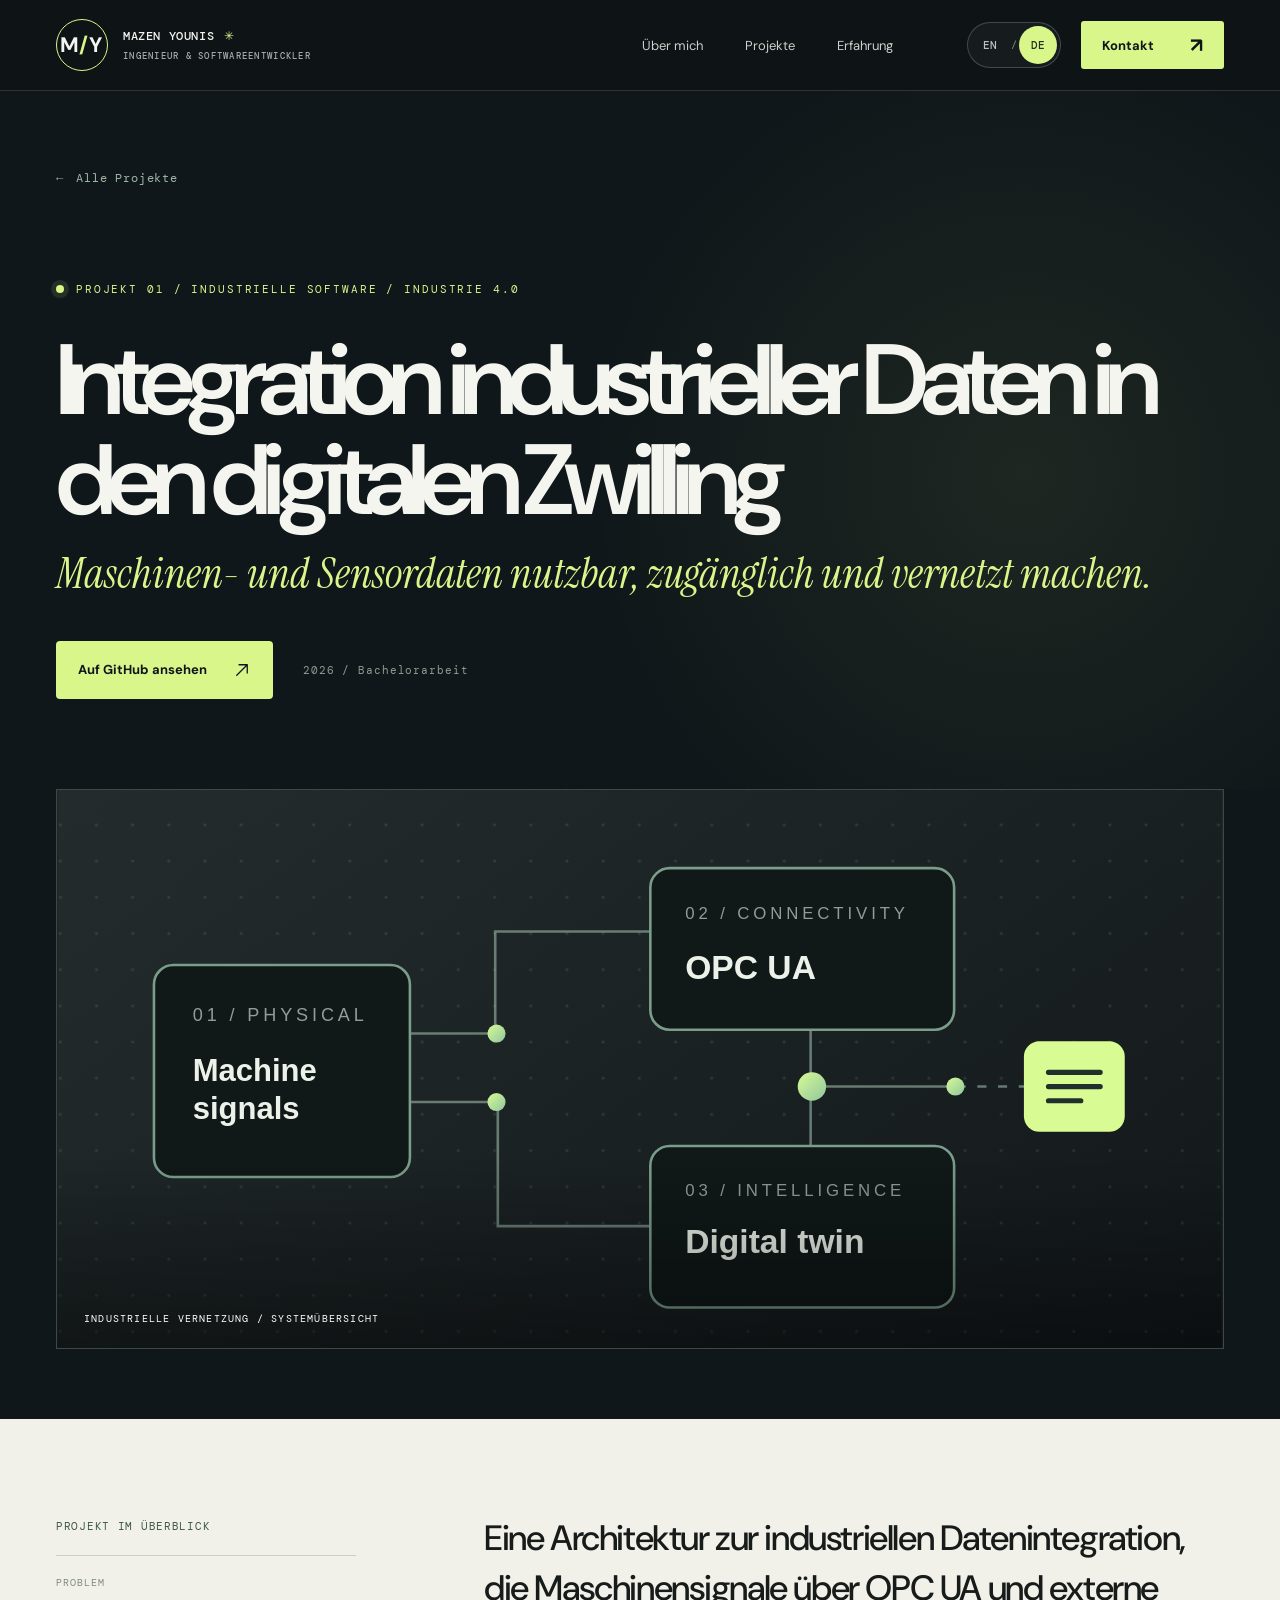
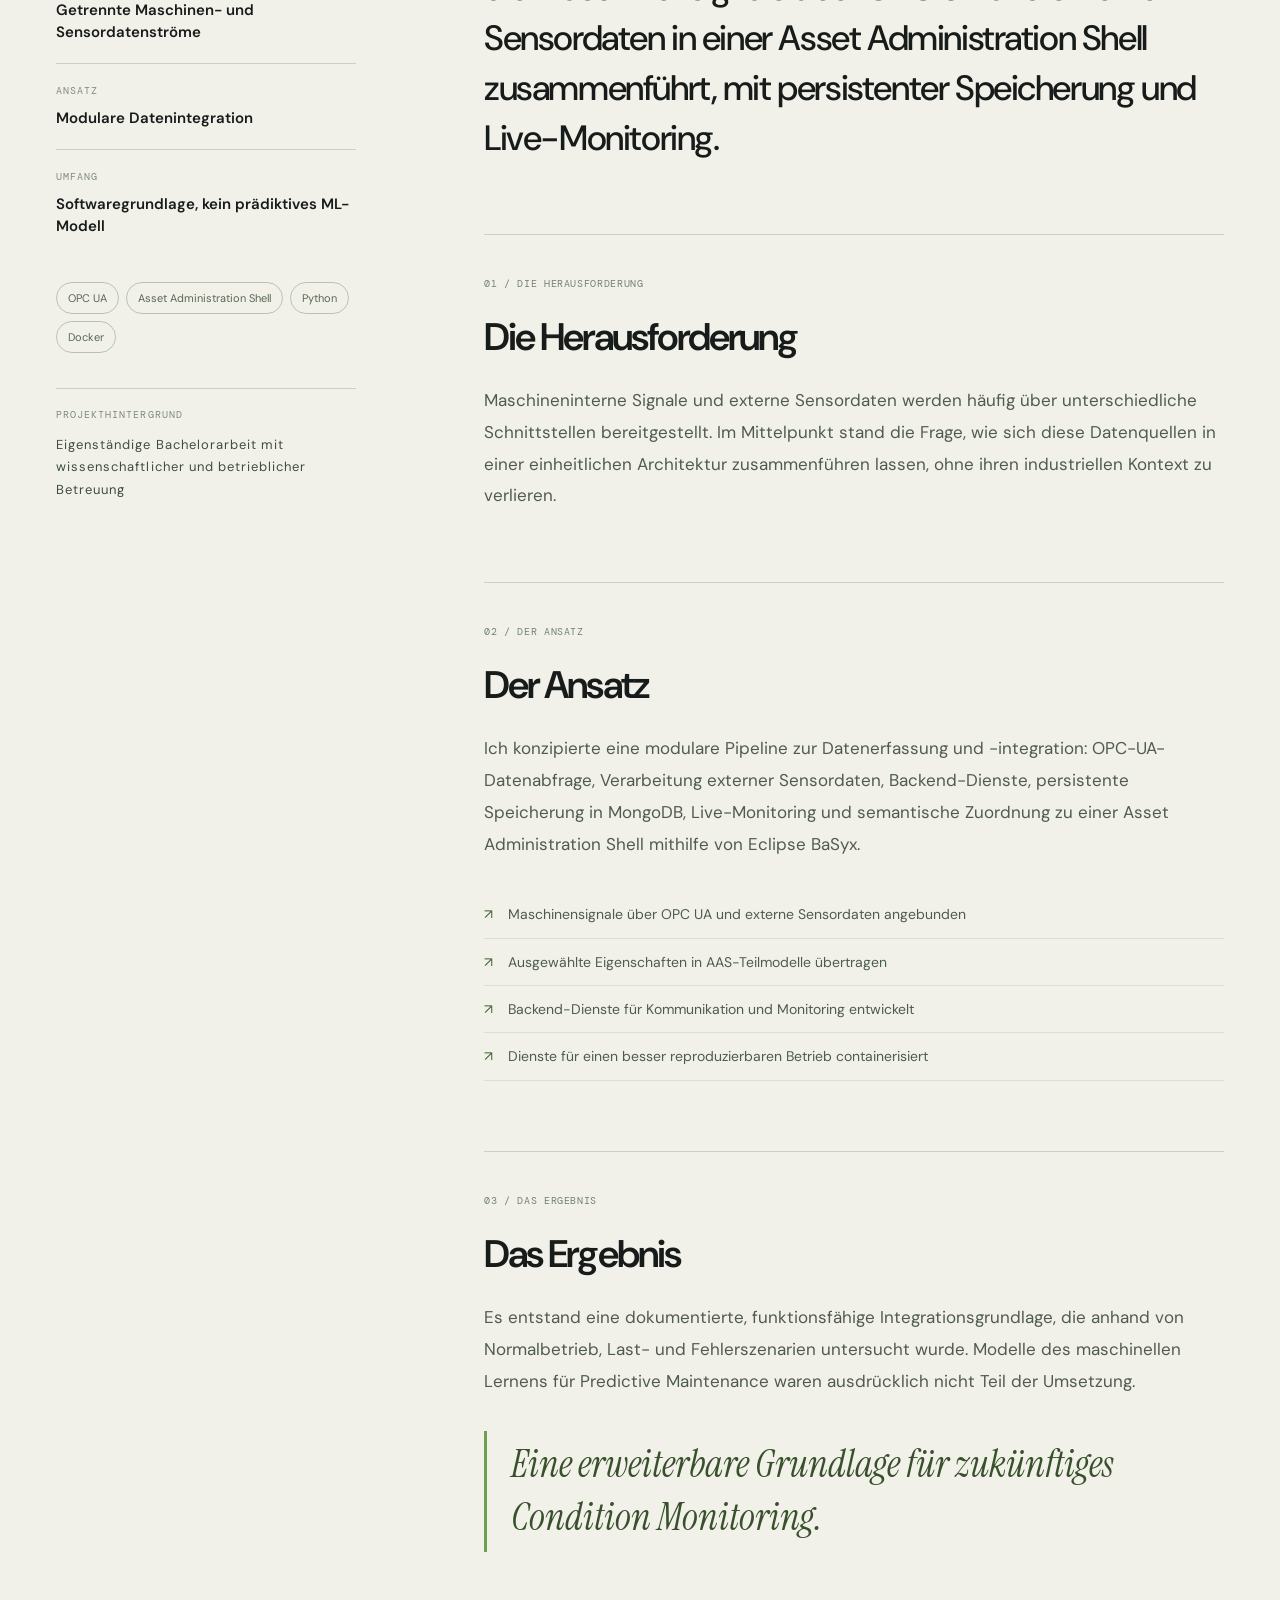
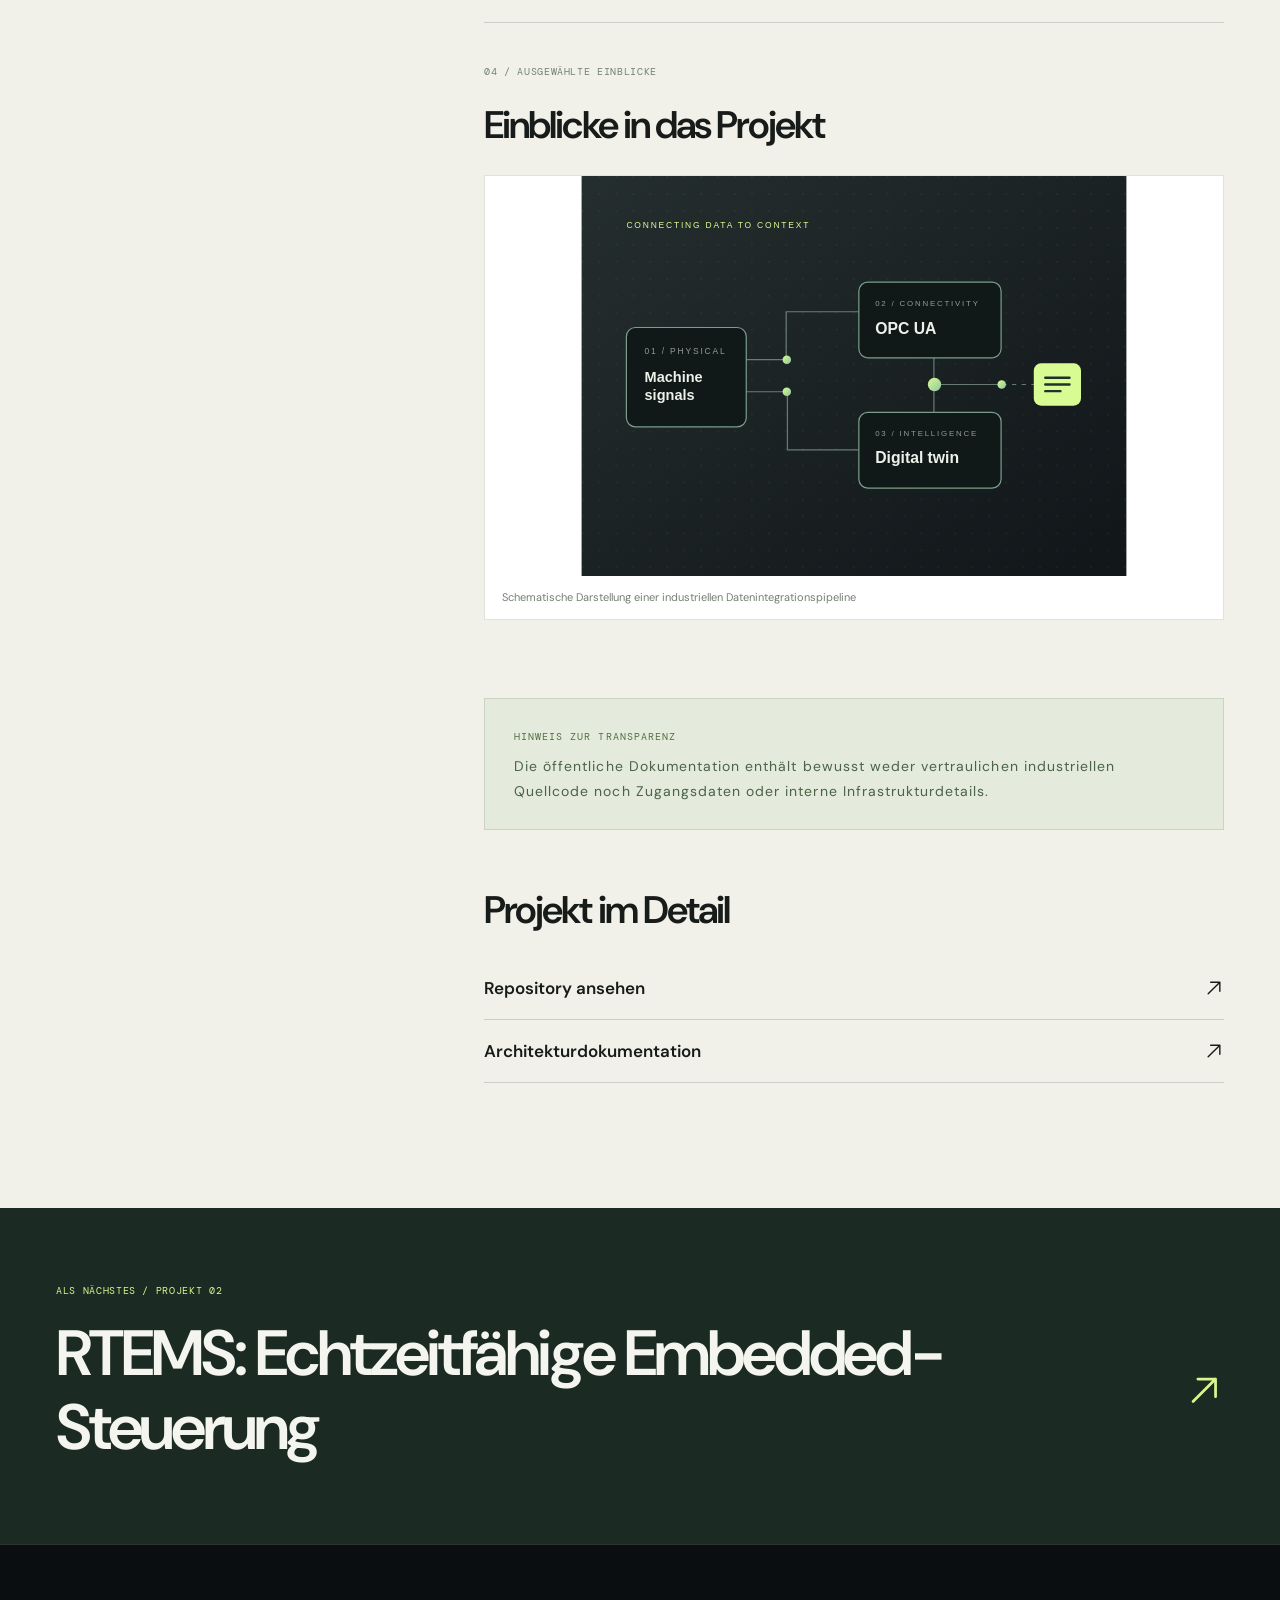
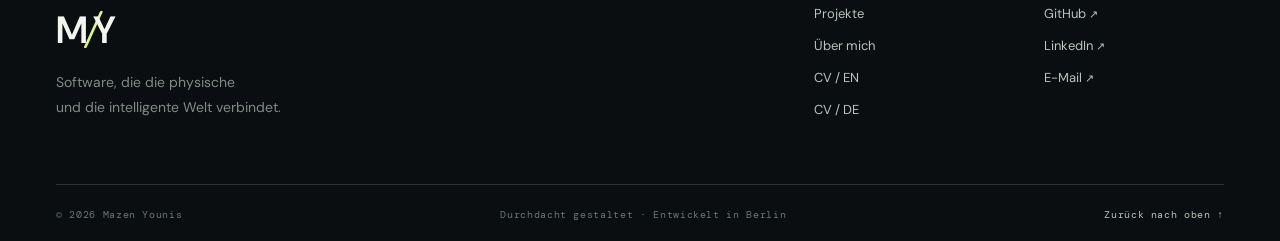
<file: de/projects/industrial-digital-twin.html>
<!doctype html>
<html lang="de">
 <head>
  <meta charset="utf-8"/>
  <meta content="width=device-width, initial-scale=1" name="viewport"/>
  <meta content="dark light" name="color-scheme"/>
  <title>
   Integration industrieller Daten in den digitalen Zwilling &mdash; Mazen Younis
  </title>
  <meta content="Wie Maschinensignale &uuml;ber OPC UA und externe Sensordaten in einer Asset Administration Shell zusammengef&uuml;hrt und f&uuml;r Monitoring und persistente Speicherung bereitgestellt werden." name="description"/>
  <meta content="website" property="og:type"/>
  <meta content="Integration industrieller Daten in den digitalen Zwilling &mdash; Mazen Younis" property="og:title"/>
  <meta content="Wie Maschinensignale &uuml;ber OPC UA und externe Sensordaten in einer Asset Administration Shell zusammengef&uuml;hrt und f&uuml;r Monitoring und persistente Speicherung bereitgestellt werden." property="og:description"/>
  <meta content="https://mazen-younis.github.io/assets/social-preview.png" property="og:image"/>
  <link href="https://mazen-younis.github.io/de/projects/industrial-digital-twin.html" rel="canonical"/>
  <link href="https://mazen-younis.github.io/projects/industrial-digital-twin.html" hreflang="en" rel="alternate"/>
  <link href="https://mazen-younis.github.io/de/projects/industrial-digital-twin.html" hreflang="de" rel="alternate"/>
  <link href="https://mazen-younis.github.io/projects/industrial-digital-twin.html" hreflang="x-default" rel="alternate"/>
  <meta content="https://mazen-younis.github.io/de/projects/industrial-digital-twin.html" property="og:url"/>
  <meta content="de_DE" property="og:locale"/>
  <meta content="#101519" name="theme-color"/>
  <link href="../../assets/favicon.svg" rel="icon" type="image/svg+xml"/>
  <link href="https://fonts.googleapis.com" rel="preconnect"/>
  <link crossorigin="" href="https://fonts.gstatic.com" rel="preconnect"/>
  <link href="https://fonts.googleapis.com/css2?family=DM+Mono:wght@400;500&amp;family=DM+Sans:wght@400;500;600;700&amp;family=Instrument+Serif:ital@0;1&amp;display=swap" rel="stylesheet"/>
  <link href="../../styles.css" rel="stylesheet"/>
  <script>
   document.documentElement.classList.add('js')
  </script>
  <script defer="" src="../../script.js">
  </script>
 </head>
 <body>
  <a class="skip-link" href="#main">
   Zum Inhalt springen
  </a>
  <div aria-hidden="true" class="scroll-progress" id="scroll-progress">
  </div>
  <header class="site-header" id="site-header">
   <div class="container nav-inner">
    <a aria-label="Mazen Younis &mdash; Startseite" class="brand" href="../index.html">
     <span class="brand-glyph">
      M
      <span class="brand-slash">
       /
      </span>
      Y
     </span>
     <span class="brand-name">
      MAZEN YOUNIS
      <span class="brand-dot">
       ✳
      </span>
      <small>
       INGENIEUR &amp; SOFTWAREENTWICKLER
      </small>
     </span>
    </a>
    <nav aria-label="Hauptnavigation" class="desktop-nav">
     <a href="../index.html#about">
      &Uuml;ber mich
     </a>
     <a href="../index.html#work">
      Projekte
     </a>
     <a href="../index.html#experience">
      Erfahrung
     </a>
    </nav>
    <div class="nav-right">
     <nav aria-label="Sprache der Website / Website language" class="language-switch">
      <a aria-label="Switch to English / Zur englischen Version wechseln" class="language-switch__link" data-language-switch="" href="../../projects/industrial-digital-twin.html" hreflang="en" lang="en">
       EN
      </a>
      <span aria-hidden="true" class="language-switch__separator">
       /
      </span>
      <a aria-current="page" aria-label="Deutsch (aktuelle Sprache)" class="language-switch__link" data-language-switch="" href="industrial-digital-twin.html" hreflang="de" lang="de">
       DE
      </a>
     </nav>
     <a class="nav-contact" href="../index.html#contact">
      Kontakt
      <span aria-hidden="true">
       &nearrow;
      </span>
     </a>
     <button aria-controls="mobile-nav" aria-expanded="false" aria-label="Men&uuml; &ouml;ffnen" class="menu-toggle" id="menu-toggle" type="button">
      <span>
      </span>
      <span>
      </span>
     </button>
    </div>
   </div>
   <nav aria-label="Mobile Navigation" class="mobile-nav" hidden="" id="mobile-nav">
    <a href="../index.html#about">
     &Uuml;ber mich
    </a>
    <a href="../index.html#work">
     Projekte
    </a>
    <a href="../index.html#experience">
     Erfahrung
    </a>
    <a href="../index.html#contact">
     Kontakt
    </a>
   </nav>
  </header>
  <main id="main">
   <section class="case-hero">
    <div class="container">
     <a class="back-link" href="../index.html#work">
      <span aria-hidden="true">
       &larr;
      </span>
      Alle Projekte
     </a>
     <div class="case-heading">
      <div class="eyebrow">
       <span class="signal-dot">
       </span>
       PROJEKT 01 / INDUSTRIELLE SOFTWARE / INDUSTRIE 4.0
      </div>
      <h1>
       Integration industrieller Daten in den digitalen Zwilling
      </h1>
      <p class="case-subtitle">
       Maschinen- und Sensordaten nutzbar, zug&auml;nglich und vernetzt machen.
      </p>
      <div class="case-actions">
       <a class="button button-accent" href="https://github.com/mazen-younis/Sensor-Integration-OPC-UA-AAS" rel="noopener noreferrer" target="_blank">
        Auf GitHub ansehen
        <span>
         <svg aria-hidden="true" fill="none" stroke="currentColor" stroke-linecap="round" stroke-linejoin="round" stroke-width="1.7" viewbox="0 0 24 24">
          <path d="M5 19 19 5M8 5h11v11">
          </path>
         </svg>
        </span>
       </a>
       <span>
        2026 / Bachelorarbeit
       </span>
      </div>
     </div>
    </div>
   </section>
   <section class="case-media-section">
    <div class="container">
     <div class="case-main-art">
      <img alt="Schematische Illustration der industriellen Signalverarbeitung f&uuml;r einen digitalen Zwilling" src="../../assets/img/industrial-systems.svg"/>
      <span>
       INDUSTRIELLE VERNETZUNG / SYSTEM&Uuml;BERSICHT
      </span>
     </div>
    </div>
   </section>
   <section class="case-body-section">
    <div class="container case-body-grid">
     <aside class="case-sidebar">
      <div class="sidebar-sticky">
       <span class="tiny-label">
        PROJEKT IM &Uuml;BERBLICK
       </span>
       <div class="case-facts">
        <div>
         <span>
          PROBLEM
         </span>
         <strong>
          Getrennte Maschinen- und Sensordatenstr&ouml;me
         </strong>
        </div>
        <div>
         <span>
          ANSATZ
         </span>
         <strong>
          Modulare Datenintegration
         </strong>
        </div>
        <div>
         <span>
          UMFANG
         </span>
         <strong>
          Softwaregrundlage, kein pr&auml;diktives ML-Modell
         </strong>
        </div>
       </div>
       <div class="case-tags">
        <span>
         OPC UA
        </span>
        <span>
         Asset Administration Shell
        </span>
        <span>
         Python
        </span>
        <span>
         Docker
        </span>
       </div>
       <div class="case-credit">
        <span>
         PROJEKTHINTERGRUND
        </span>
        <p>
         Eigenst&auml;ndige Bachelorarbeit mit wissenschaftlicher und betrieblicher Betreuung
        </p>
       </div>
      </div>
     </aside>
     <div class="case-story">
      <div class="case-intro">
       Eine Architektur zur industriellen Datenintegration, die Maschinensignale &uuml;ber OPC UA und externe Sensordaten in einer Asset Administration Shell zusammenf&uuml;hrt, mit persistenter Speicherung und Live-Monitoring.
      </div>
      <div class="story-block">
       <span class="story-index">
        01 / DIE HERAUSFORDERUNG
       </span>
       <h2>
        Die Herausforderung
       </h2>
       <p>
        Maschineninterne Signale und externe Sensordaten werden h&auml;ufig &uuml;ber unterschiedliche Schnittstellen bereitgestellt. Im Mittelpunkt stand die Frage, wie sich diese Datenquellen in einer einheitlichen Architektur zusammenf&uuml;hren lassen, ohne ihren industriellen Kontext zu verlieren.
       </p>
      </div>
      <div class="story-block">
       <span class="story-index">
        02 / DER ANSATZ
       </span>
       <h2>
        Der Ansatz
       </h2>
       <p>
        Ich konzipierte eine modulare Pipeline zur Datenerfassung und -integration: OPC-UA-Datenabfrage, Verarbeitung externer Sensordaten, Backend-Dienste, persistente Speicherung in MongoDB, Live-Monitoring und semantische Zuordnung zu einer Asset Administration Shell mithilfe von Eclipse BaSyx.
       </p>
       <ul>
        <li>
         Maschinensignale &uuml;ber OPC UA und externe Sensordaten angebunden
        </li>
        <li>
         Ausgew&auml;hlte Eigenschaften in AAS-Teilmodelle &uuml;bertragen
        </li>
        <li>
         Backend-Dienste f&uuml;r Kommunikation und Monitoring entwickelt
        </li>
        <li>
         Dienste f&uuml;r einen besser reproduzierbaren Betrieb containerisiert
        </li>
       </ul>
      </div>
      <div class="story-block">
       <span class="story-index">
        03 / DAS ERGEBNIS
       </span>
       <h2>
        Das Ergebnis
       </h2>
       <p>
        Es entstand eine dokumentierte, funktionsf&auml;hige Integrationsgrundlage, die anhand von Normalbetrieb, Last- und Fehlerszenarien untersucht wurde. Modelle des maschinellen Lernens f&uuml;r Predictive Maintenance waren ausdr&uuml;cklich nicht Teil der Umsetzung.
       </p>
       <blockquote>
        Eine erweiterbare Grundlage f&uuml;r zuk&uuml;nftiges Condition Monitoring.
       </blockquote>
      </div>
      <div class="story-block">
       <span class="story-index">
        04 / AUSGEW&Auml;HLTE EINBLICKE
       </span>
       <h2>
        Einblicke in das Projekt
       </h2>
       <div class="case-gallery">
        <figure>
         <img alt="Schematische Darstellung einer industriellen Datenintegrationspipeline" loading="lazy" src="../../assets/img/industrial-systems.svg"/>
         <figcaption>
          Schematische Darstellung einer industriellen Datenintegrationspipeline
         </figcaption>
        </figure>
       </div>
      </div>
      <div class="case-note">
       <span>
        HINWEIS ZUR TRANSPARENZ
       </span>
       <p>
        Die &ouml;ffentliche Dokumentation enth&auml;lt bewusst weder vertraulichen industriellen Quellcode noch Zugangsdaten oder interne Infrastrukturdetails.
       </p>
      </div>
      <div class="story-links">
       <h2>
        Projekt im Detail
       </h2>
       <a href="https://github.com/mazen-younis/Sensor-Integration-OPC-UA-AAS" rel="noopener noreferrer" target="_blank">
        <span>
         Repository ansehen
        </span>
        <span>
         <svg aria-hidden="true" fill="none" stroke="currentColor" stroke-linecap="round" stroke-linejoin="round" stroke-width="1.7" viewbox="0 0 24 24">
          <path d="M5 19 19 5M8 5h11v11">
          </path>
         </svg>
        </span>
       </a>
       <a href="https://github.com/mazen-younis/Sensor-Integration-OPC-UA-AAS/tree/main/docs/architecture" rel="noopener noreferrer" target="_blank">
        <span>
         Architekturdokumentation
        </span>
        <span>
         <svg aria-hidden="true" fill="none" stroke="currentColor" stroke-linecap="round" stroke-linejoin="round" stroke-width="1.7" viewbox="0 0 24 24">
          <path d="M5 19 19 5M8 5h11v11">
          </path>
         </svg>
        </span>
       </a>
      </div>
     </div>
    </div>
   </section>
   <section class="next-project">
    <div class="container">
     <div>
      <span class="tiny-label">
       ALS N&Auml;CHSTES / PROJEKT 02
      </span>
      <a href="rtems-real-time-control.html">
       RTEMS: Echtzeitf&auml;hige Embedded-Steuerung
       <span>
        <svg aria-hidden="true" fill="none" stroke="currentColor" stroke-linecap="round" stroke-linejoin="round" stroke-width="1.7" viewbox="0 0 24 24">
         <path d="M5 19 19 5M8 5h11v11">
         </path>
        </svg>
       </span>
      </a>
     </div>
    </div>
   </section>
  </main>
  <footer class="site-footer">
   <div class="container">
    <div class="footer-top">
     <div>
      <a class="footer-monogram" href="../index.html">
       M
       <span>
        /
       </span>
       Y
      </a>
      <p>
       Software, die die physische
       <br/>
       und die intelligente Welt verbindet.
      </p>
     </div>
     <div class="footer-links">
      <a href="../index.html#work">
       Projekte
      </a>
      <a href="../index.html#about">
       &Uuml;ber mich
      </a>
      <a download="" href="../../assets/cv/Mazen_Younis_CV_EN.pdf">
       CV / EN
      </a>
      <a download="" href="../../assets/cv/Mazen_Younis_CV_DE.pdf">
       CV / DE
      </a>
     </div>
     <div class="footer-links">
      <a href="https://github.com/mazen-younis" rel="noopener noreferrer" target="_blank">
       GitHub
       <span aria-hidden="true" class="footer-arrow">
        &nearrow;
       </span>
      </a>
      <a href="https://www.linkedin.com/in/mazen-younis/" rel="noopener noreferrer" target="_blank">
       LinkedIn
       <span aria-hidden="true" class="footer-arrow">
        &nearrow;
       </span>
      </a>
      <a href="mailto:mazenyounis95@gmail.com">
       E-Mail
       <span aria-hidden="true" class="footer-arrow">
        &nearrow;
       </span>
      </a>
     </div>
    </div>
    <div class="footer-bottom">
     <span>
      &copy; 2026 Mazen Younis
     </span>
     <span>
      Durchdacht gestaltet &middot; Entwickelt in Berlin
     </span>
     <a href="#main">
      Zur&uuml;ck nach oben &uarr;
     </a>
    </div>
   </div>
  </footer>
 </body>
</html>
</file>
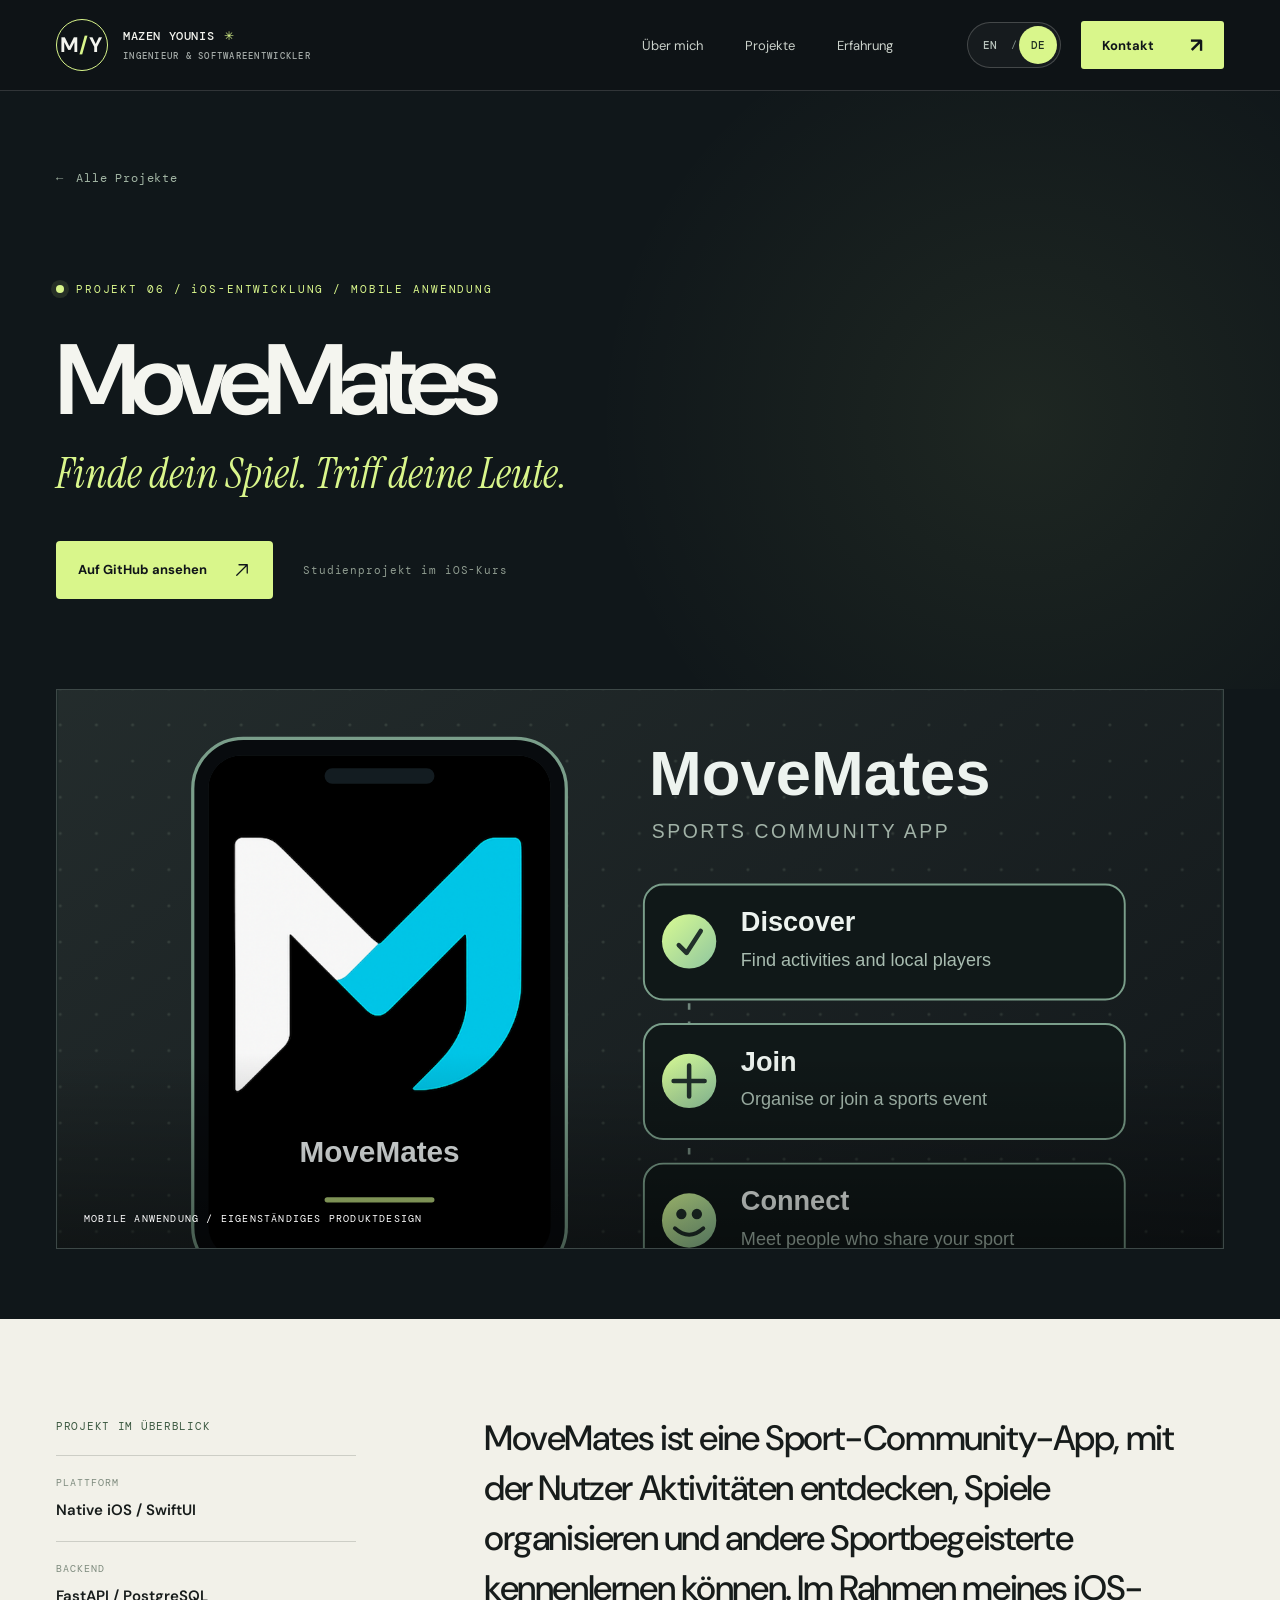
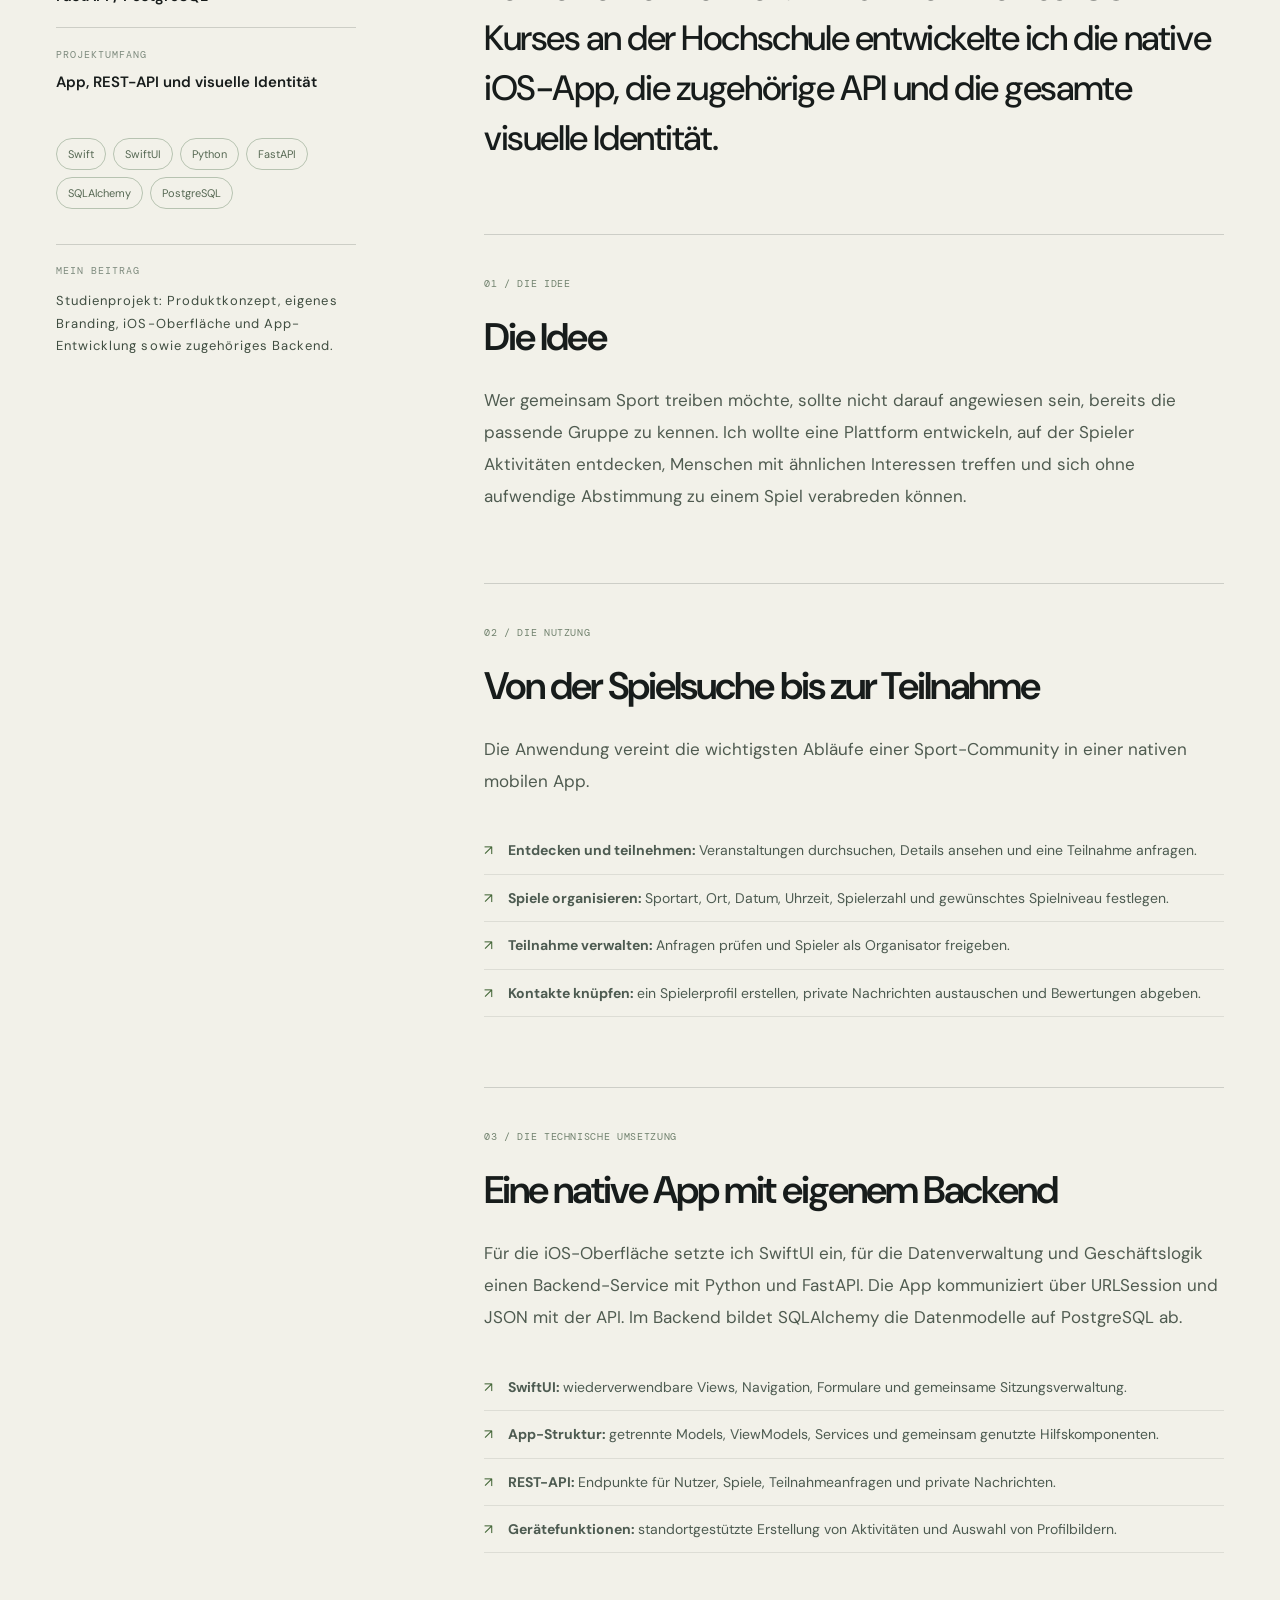
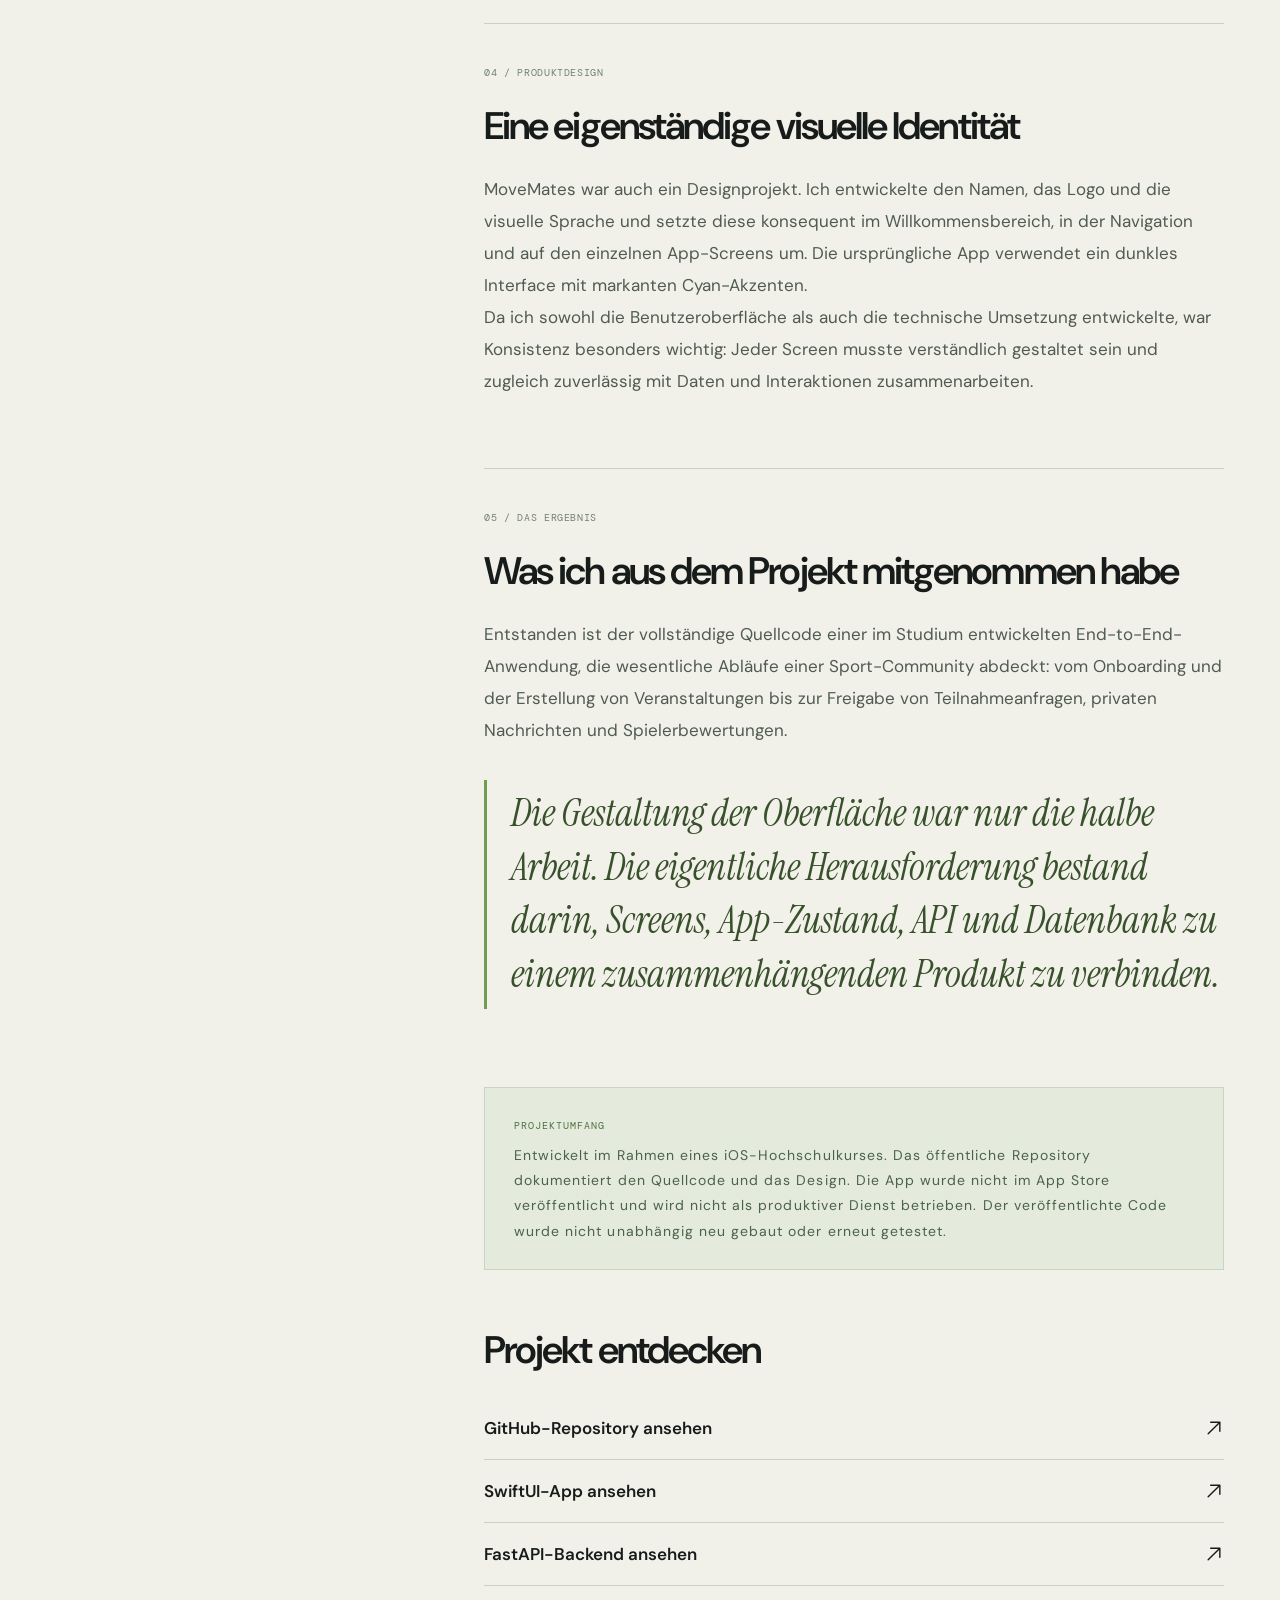
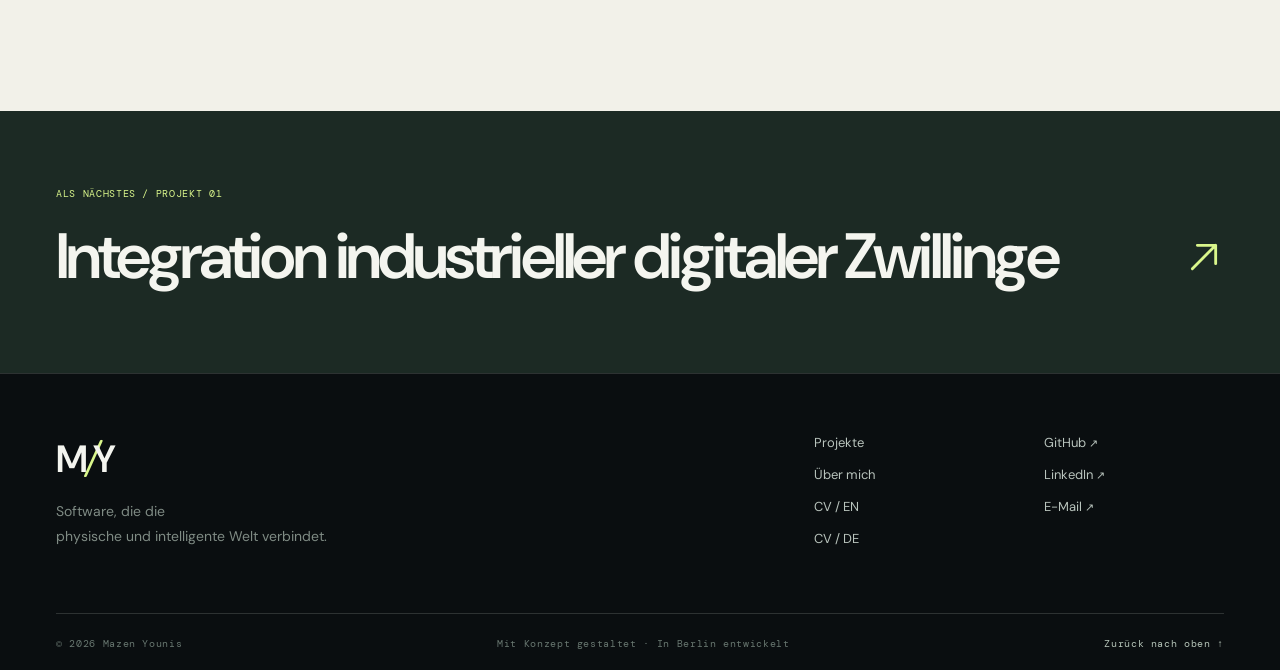
<file: de/projects/movemates-ios-app.html>
<!DOCTYPE html>
<html lang="de">
 <head>
  <meta charset="utf-8"/>
  <meta content="width=device-width, initial-scale=1" name="viewport"/>
  <meta content="dark light" name="color-scheme"/>
  <title>
   MoveMates: iOS-Sport-Community-App &mdash; Mazen Younis
  </title>
  <meta content="Native iOS-Sport-Community-App mit SwiftUI und Python/FastAPI-Backend. Umfasst Sportveranstaltungen, Spielerprofile, Messaging sowie ein eigenst&auml;ndig entwickeltes Produktdesign." name="description"/>
  <meta content="website" property="og:type"/>
  <meta content="MoveMates: iOS-Sport-Community-App &mdash; Mazen Younis" property="og:title"/>
  <meta content="Native iOS-Sport-Community-App mit SwiftUI und Python/FastAPI-Backend. Umfasst Sportveranstaltungen, Spielerprofile, Messaging sowie ein eigenst&auml;ndig entwickeltes Produktdesign." property="og:description"/>
  <meta content="https://mazen-younis.github.io/assets/social-preview.png" property="og:image"/>
  <link href="https://mazen-younis.github.io/de/projects/movemates-ios-app.html" rel="canonical"/>
  <link href="https://mazen-younis.github.io/projects/movemates-ios-app.html" hreflang="en" rel="alternate"/>
  <link href="https://mazen-younis.github.io/de/projects/movemates-ios-app.html" hreflang="de" rel="alternate"/>
  <link href="https://mazen-younis.github.io/projects/movemates-ios-app.html" hreflang="x-default" rel="alternate"/>
  <meta content="https://mazen-younis.github.io/de/projects/movemates-ios-app.html" property="og:url"/>
  <meta content="de_DE" property="og:locale"/>
  <meta content="#101519" name="theme-color"/>
  <link href="../../assets/favicon.svg" rel="icon" type="image/svg+xml"/>
  <link href="https://fonts.googleapis.com" rel="preconnect"/>
  <link crossorigin="" href="https://fonts.gstatic.com" rel="preconnect"/>
  <link href="https://fonts.googleapis.com/css2?family=DM+Mono:wght@400;500&amp;family=DM+Sans:wght@400;500;600;700&amp;family=Instrument+Serif:ital@0;1&amp;display=swap" rel="stylesheet"/>
  <link href="../../styles.css" rel="stylesheet"/>
  <script>
   document.documentElement.classList.add('js')
  </script>
  <script defer="" src="../../script.js">
  </script>
 </head>
 <body>
  <a class="skip-link" href="#main">
   Zum Inhalt springen
  </a>
  <div aria-hidden="true" class="scroll-progress" id="scroll-progress">
  </div>
  <header class="site-header" id="site-header">
   <div class="container nav-inner">
    <a aria-label="Mazen Younis &mdash; Startseite" class="brand" href="../index.html">
     <span class="brand-glyph">
      M
      <span class="brand-slash">
       /
      </span>
      Y
     </span>
     <span class="brand-name">
      MAZEN YOUNIS
      <span class="brand-dot">
       ✳
      </span>
      <small>
       INGENIEUR &amp; SOFTWAREENTWICKLER
      </small>
     </span>
    </a>
    <nav aria-label="Hauptnavigation" class="desktop-nav">
     <a href="../index.html#about">
      &Uuml;ber mich
     </a>
     <a href="../index.html#work">
      Projekte
     </a>
     <a href="../index.html#experience">
      Erfahrung
     </a>
    </nav>
    <div class="nav-right">
     <nav aria-label="Sprache der Website / Website language" class="language-switch">
      <a aria-label="Switch to English / Zur englischen Version wechseln" class="language-switch__link" data-language-switch="" href="../../projects/movemates-ios-app.html" hreflang="en" lang="en">
       EN
      </a>
      <span aria-hidden="true" class="language-switch__separator">
       /
      </span>
      <a aria-current="page" aria-label="Deutsch (aktuelle Sprache)" class="language-switch__link" data-language-switch="" href="movemates-ios-app.html" hreflang="de" lang="de">
       DE
      </a>
     </nav>
     <a class="nav-contact" href="../index.html#contact">
      Kontakt
      <span aria-hidden="true">
       &nearrow;
      </span>
     </a>
     <button aria-controls="mobile-nav" aria-expanded="false" aria-label="Men&uuml; &ouml;ffnen" class="menu-toggle" id="menu-toggle" type="button">
      <span>
      </span>
      <span>
      </span>
     </button>
    </div>
   </div>
   <nav aria-label="Mobile Navigation" class="mobile-nav" hidden="" id="mobile-nav">
    <a href="../index.html#about">
     &Uuml;ber mich
    </a>
    <a href="../index.html#work">
     Projekte
    </a>
    <a href="../index.html#experience">
     Erfahrung
    </a>
    <a href="../index.html#contact">
     Kontakt
    </a>
   </nav>
  </header>
  <main id="main">
   <section class="case-hero">
    <div class="container">
     <a class="back-link" href="../index.html#work">
      <span aria-hidden="true">
       &larr;
      </span>
      Alle Projekte
     </a>
     <div class="case-heading">
      <div class="eyebrow">
       <span class="signal-dot">
       </span>
       PROJEKT 06 / iOS-ENTWICKLUNG / MOBILE ANWENDUNG
      </div>
      <h1>
       MoveMates
      </h1>
      <p class="case-subtitle">
       Finde dein Spiel. Triff deine Leute.
      </p>
      <div class="case-actions">
       <a class="button button-accent" href="https://github.com/Mazen-younis/MoveMates" rel="noopener noreferrer" target="_blank">
        Auf GitHub ansehen
        <span>
         <svg aria-hidden="true" fill="none" stroke="currentColor" stroke-linecap="round" stroke-linejoin="round" stroke-width="1.7" viewbox="0 0 24 24">
          <path d="M5 19 19 5M8 5h11v11">
          </path>
         </svg>
        </span>
       </a>
       <span>
        Studienprojekt im iOS-Kurs
       </span>
      </div>
     </div>
    </div>
   </section>
   <section class="case-media-section">
    <div class="container">
     <div class="case-main-art">
      <img alt="Originales MoveMates-Logo mit Elementen einer Sport-Community-Oberfl&auml;che, umgesetzt im dunklen Portfolio-Stil mit limettengr&uuml;nen Akzenten" src="../../assets/img/movemates-cover.svg"/>
      <span>
       MOBILE ANWENDUNG / EIGENST&Auml;NDIGES PRODUKTDESIGN
      </span>
     </div>
    </div>
   </section>
   <section class="case-body-section">
    <div class="container case-body-grid">
     <aside class="case-sidebar">
      <div class="sidebar-sticky">
       <span class="tiny-label">
        PROJEKT IM &Uuml;BERBLICK
       </span>
       <div class="case-facts">
        <div>
         <span>
          PLATTFORM
         </span>
         <strong>
          Native iOS / SwiftUI
         </strong>
        </div>
        <div>
         <span>
          BACKEND
         </span>
         <strong>
          FastAPI / PostgreSQL
         </strong>
        </div>
        <div>
         <span>
          PROJEKTUMFANG
         </span>
         <strong>
          App, REST-API und visuelle Identit&auml;t
         </strong>
        </div>
       </div>
       <div class="case-tags">
        <span>
         Swift
        </span>
        <span>
         SwiftUI
        </span>
        <span>
         Python
        </span>
        <span>
         FastAPI
        </span>
        <span>
         SQLAlchemy
        </span>
        <span>
         PostgreSQL
        </span>
       </div>
       <div class="case-credit">
        <span>
         MEIN BEITRAG
        </span>
        <p>
         Studienprojekt: Produktkonzept, eigenes Branding, iOS-Oberfl&auml;che und App-Entwicklung sowie zugeh&ouml;riges Backend.
        </p>
       </div>
      </div>
     </aside>
     <div class="case-story">
      <div class="case-intro">
       MoveMates ist eine Sport-Community-App, mit der Nutzer Aktivit&auml;ten entdecken, Spiele organisieren und andere Sportbegeisterte kennenlernen k&ouml;nnen. Im Rahmen meines iOS-Kurses an der Hochschule entwickelte ich die native iOS-App, die zugeh&ouml;rige API und die gesamte visuelle Identit&auml;t.
      </div>
      <div class="story-block">
       <span class="story-index">
        01 / DIE IDEE
       </span>
       <h2>
        Die Idee
       </h2>
       <p>
        Wer gemeinsam Sport treiben m&ouml;chte, sollte nicht darauf angewiesen sein, bereits die passende Gruppe zu kennen. Ich wollte eine Plattform entwickeln, auf der Spieler Aktivit&auml;ten entdecken, Menschen mit &auml;hnlichen Interessen treffen und sich ohne aufwendige Abstimmung zu einem Spiel verabreden k&ouml;nnen.
       </p>
      </div>
      <div class="story-block">
       <span class="story-index">
        02 / DIE NUTZUNG
       </span>
       <h2>
        Von der Spielsuche bis zur Teilnahme
       </h2>
       <p>
        Die Anwendung vereint die wichtigsten Abl&auml;ufe einer Sport-Community in einer nativen mobilen App.
       </p>
       <ul>
        <li>
         <strong>
          Entdecken und teilnehmen:
         </strong>
         Veranstaltungen durchsuchen, Details ansehen und eine Teilnahme anfragen.
        </li>
        <li>
         <strong>
          Spiele organisieren:
         </strong>
         Sportart, Ort, Datum, Uhrzeit, Spielerzahl und gew&uuml;nschtes Spielniveau festlegen.
        </li>
        <li>
         <strong>
          Teilnahme verwalten:
         </strong>
         Anfragen pr&uuml;fen und Spieler als Organisator freigeben.
        </li>
        <li>
         <strong>
          Kontakte kn&uuml;pfen:
         </strong>
         ein Spielerprofil erstellen, private Nachrichten austauschen und Bewertungen abgeben.
        </li>
       </ul>
      </div>
      <div class="story-block">
       <span class="story-index">
        03 / DIE TECHNISCHE UMSETZUNG
       </span>
       <h2>
        Eine native App mit eigenem Backend
       </h2>
       <p>
        F&uuml;r die iOS-Oberfl&auml;che setzte ich SwiftUI ein, f&uuml;r die Datenverwaltung und Gesch&auml;ftslogik einen Backend-Service mit Python und FastAPI. Die App kommuniziert &uuml;ber URLSession und JSON mit der API. Im Backend bildet SQLAlchemy die Datenmodelle auf PostgreSQL ab.
       </p>
       <ul>
        <li>
         <strong>
          SwiftUI:
         </strong>
         wiederverwendbare Views, Navigation, Formulare und gemeinsame Sitzungsverwaltung.
        </li>
        <li>
         <strong>
          App-Struktur:
         </strong>
         getrennte Models, ViewModels, Services und gemeinsam genutzte Hilfskomponenten.
        </li>
        <li>
         <strong>
          REST-API:
         </strong>
         Endpunkte f&uuml;r Nutzer, Spiele, Teilnahmeanfragen und private Nachrichten.
        </li>
        <li>
         <strong>
          Ger&auml;tefunktionen:
         </strong>
         standortgest&uuml;tzte Erstellung von Aktivit&auml;ten und Auswahl von Profilbildern.
        </li>
       </ul>
      </div>
      <div class="story-block">
       <span class="story-index">
        04 / PRODUKTDESIGN
       </span>
       <h2>
        Eine eigenst&auml;ndige visuelle Identit&auml;t
       </h2>
       <p>
        MoveMates war auch ein Designprojekt. Ich entwickelte den Namen, das Logo und die visuelle Sprache und setzte diese konsequent im Willkommensbereich, in der Navigation und auf den einzelnen App-Screens um. Die urspr&uuml;ngliche App verwendet ein dunkles Interface mit markanten Cyan-Akzenten.
       </p>
       <p>
        Da ich sowohl die Benutzeroberfl&auml;che als auch die technische Umsetzung entwickelte, war Konsistenz besonders wichtig: Jeder Screen musste verst&auml;ndlich gestaltet sein und zugleich zuverl&auml;ssig mit Daten und Interaktionen zusammenarbeiten.
       </p>
      </div>
      <div class="story-block">
       <span class="story-index">
        05 / DAS ERGEBNIS
       </span>
       <h2>
        Was ich aus dem Projekt mitgenommen habe
       </h2>
       <p>
        Entstanden ist der vollst&auml;ndige Quellcode einer im Studium entwickelten End-to-End-Anwendung, die wesentliche Abl&auml;ufe einer Sport-Community abdeckt: vom Onboarding und der Erstellung von Veranstaltungen bis zur Freigabe von Teilnahmeanfragen, privaten Nachrichten und Spielerbewertungen.
       </p>
       <blockquote>
        Die Gestaltung der Oberfl&auml;che war nur die halbe Arbeit. Die eigentliche Herausforderung bestand darin, Screens, App-Zustand, API und Datenbank zu einem zusammenh&auml;ngenden Produkt zu verbinden.
       </blockquote>
      </div>
      <div class="case-note">
       <span>
        PROJEKTUMFANG
       </span>
       <p>
        Entwickelt im Rahmen eines iOS-Hochschulkurses. Das &ouml;ffentliche Repository dokumentiert den Quellcode und das Design. Die App wurde nicht im App Store ver&ouml;ffentlicht und wird nicht als produktiver Dienst betrieben. Der ver&ouml;ffentlichte Code wurde nicht unabh&auml;ngig neu gebaut oder erneut getestet.
       </p>
      </div>
      <div class="story-links">
       <h2>
        Projekt entdecken
       </h2>
       <a href="https://github.com/Mazen-younis/MoveMates" rel="noopener noreferrer" target="_blank">
        <span>
         GitHub-Repository ansehen
        </span>
        <span>
         <svg aria-hidden="true" fill="none" stroke="currentColor" stroke-linecap="round" stroke-linejoin="round" stroke-width="1.7" viewbox="0 0 24 24">
          <path d="M5 19 19 5M8 5h11v11">
          </path>
         </svg>
        </span>
       </a>
       <a href="https://github.com/Mazen-younis/MoveMates/tree/main/MoveMates" rel="noopener noreferrer" target="_blank">
        <span>
         SwiftUI-App ansehen
        </span>
        <span>
         <svg aria-hidden="true" fill="none" stroke="currentColor" stroke-linecap="round" stroke-linejoin="round" stroke-width="1.7" viewbox="0 0 24 24">
          <path d="M5 19 19 5M8 5h11v11">
          </path>
         </svg>
        </span>
       </a>
       <a href="https://github.com/Mazen-younis/MoveMates/tree/main/movemates_backend" rel="noopener noreferrer" target="_blank">
        <span>
         FastAPI-Backend ansehen
        </span>
        <span>
         <svg aria-hidden="true" fill="none" stroke="currentColor" stroke-linecap="round" stroke-linejoin="round" stroke-width="1.7" viewbox="0 0 24 24">
          <path d="M5 19 19 5M8 5h11v11">
          </path>
         </svg>
        </span>
       </a>
      </div>
     </div>
    </div>
   </section>
   <section class="next-project">
    <div class="container">
     <div>
      <span class="tiny-label">
       ALS N&Auml;CHSTES / PROJEKT 01
      </span>
      <a href="industrial-digital-twin.html">
       Integration industrieller digitaler Zwillinge
       <span>
        <svg aria-hidden="true" fill="none" stroke="currentColor" stroke-linecap="round" stroke-linejoin="round" stroke-width="1.7" viewbox="0 0 24 24">
         <path d="M5 19 19 5M8 5h11v11">
         </path>
        </svg>
       </span>
      </a>
     </div>
    </div>
   </section>
  </main>
  <footer class="site-footer">
   <div class="container">
    <div class="footer-top">
     <div>
      <a class="footer-monogram" href="../index.html">
       M
       <span>
        /
       </span>
       Y
      </a>
      <p>
       Software, die die
       <br/>
       physische und intelligente Welt verbindet.
      </p>
     </div>
     <div class="footer-links">
      <a href="../index.html#work">
       Projekte
      </a>
      <a href="../index.html#about">
       &Uuml;ber mich
      </a>
      <a download="" href="../../assets/cv/Mazen_Younis_CV_EN.pdf">
       CV / EN
      </a>
      <a download="" href="../../assets/cv/Mazen_Younis_CV_DE.pdf">
       CV / DE
      </a>
     </div>
     <div class="footer-links">
      <a href="https://github.com/mazen-younis" rel="noopener noreferrer" target="_blank">
       GitHub
       <span aria-hidden="true" class="footer-arrow">
        &nearrow;
       </span>
      </a>
      <a href="https://www.linkedin.com/in/mazen-younis/" rel="noopener noreferrer" target="_blank">
       LinkedIn
       <span aria-hidden="true" class="footer-arrow">
        &nearrow;
       </span>
      </a>
      <a href="mailto:mazenyounis95@gmail.com">
       E-Mail
       <span aria-hidden="true" class="footer-arrow">
        &nearrow;
       </span>
      </a>
     </div>
    </div>
    <div class="footer-bottom">
     <span>
      &copy; 2026 Mazen Younis
     </span>
     <span>
      Mit Konzept gestaltet &middot; In Berlin entwickelt
     </span>
     <a href="#main">
      Zur&uuml;ck nach oben &uarr;
     </a>
    </div>
   </div>
  </footer>
 </body>
</html>
</file>
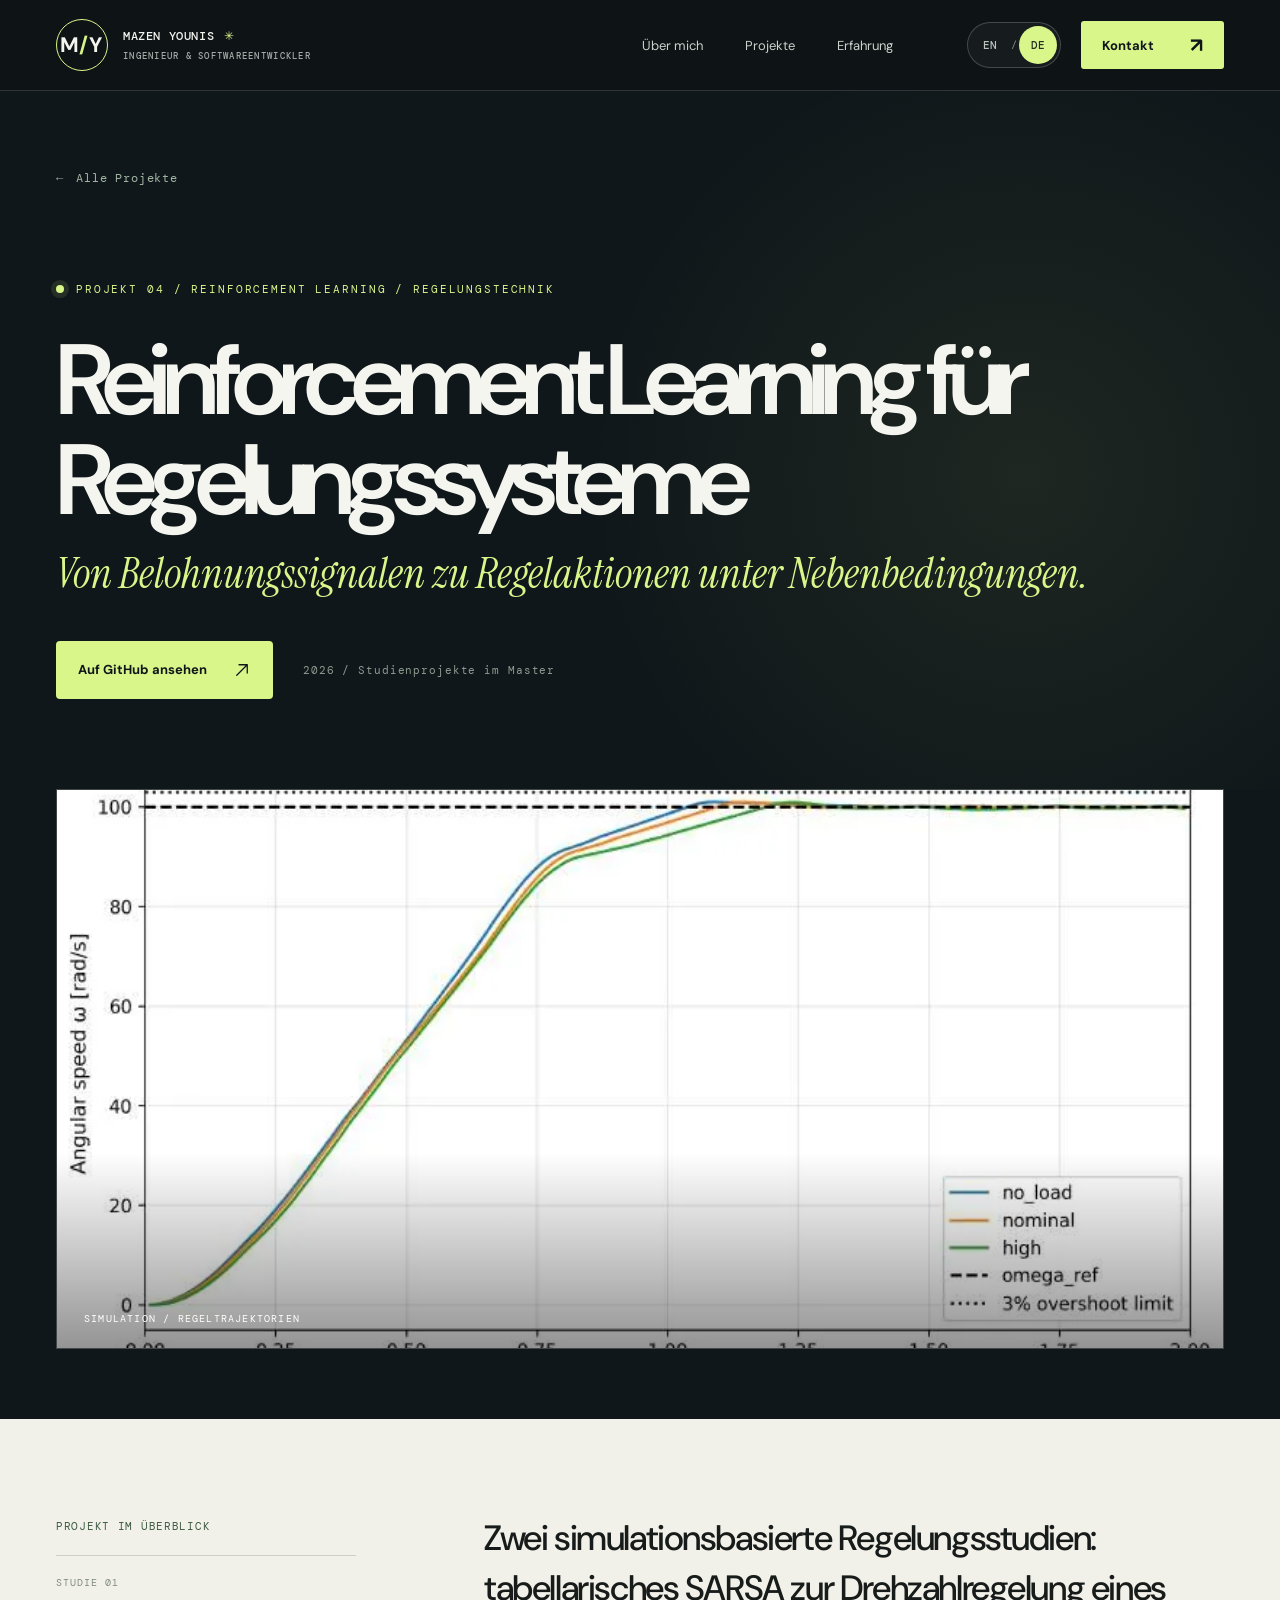
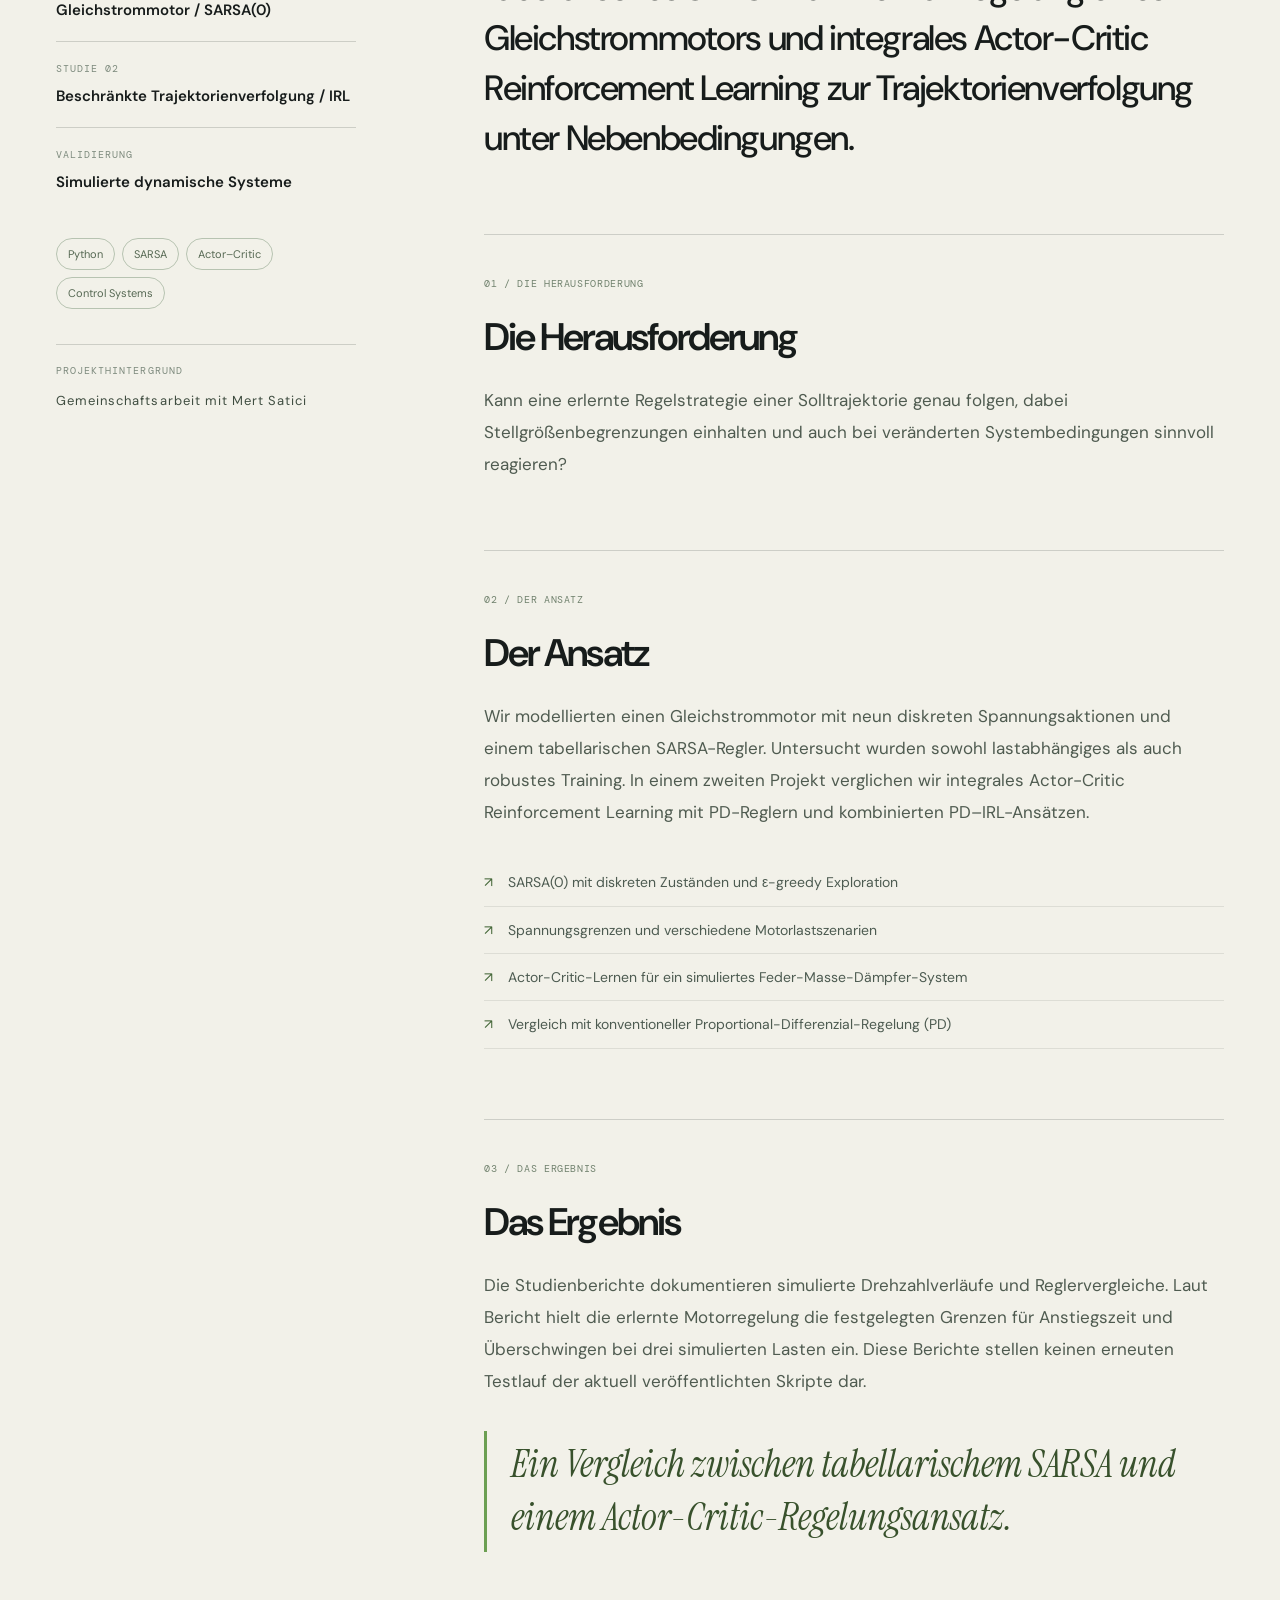
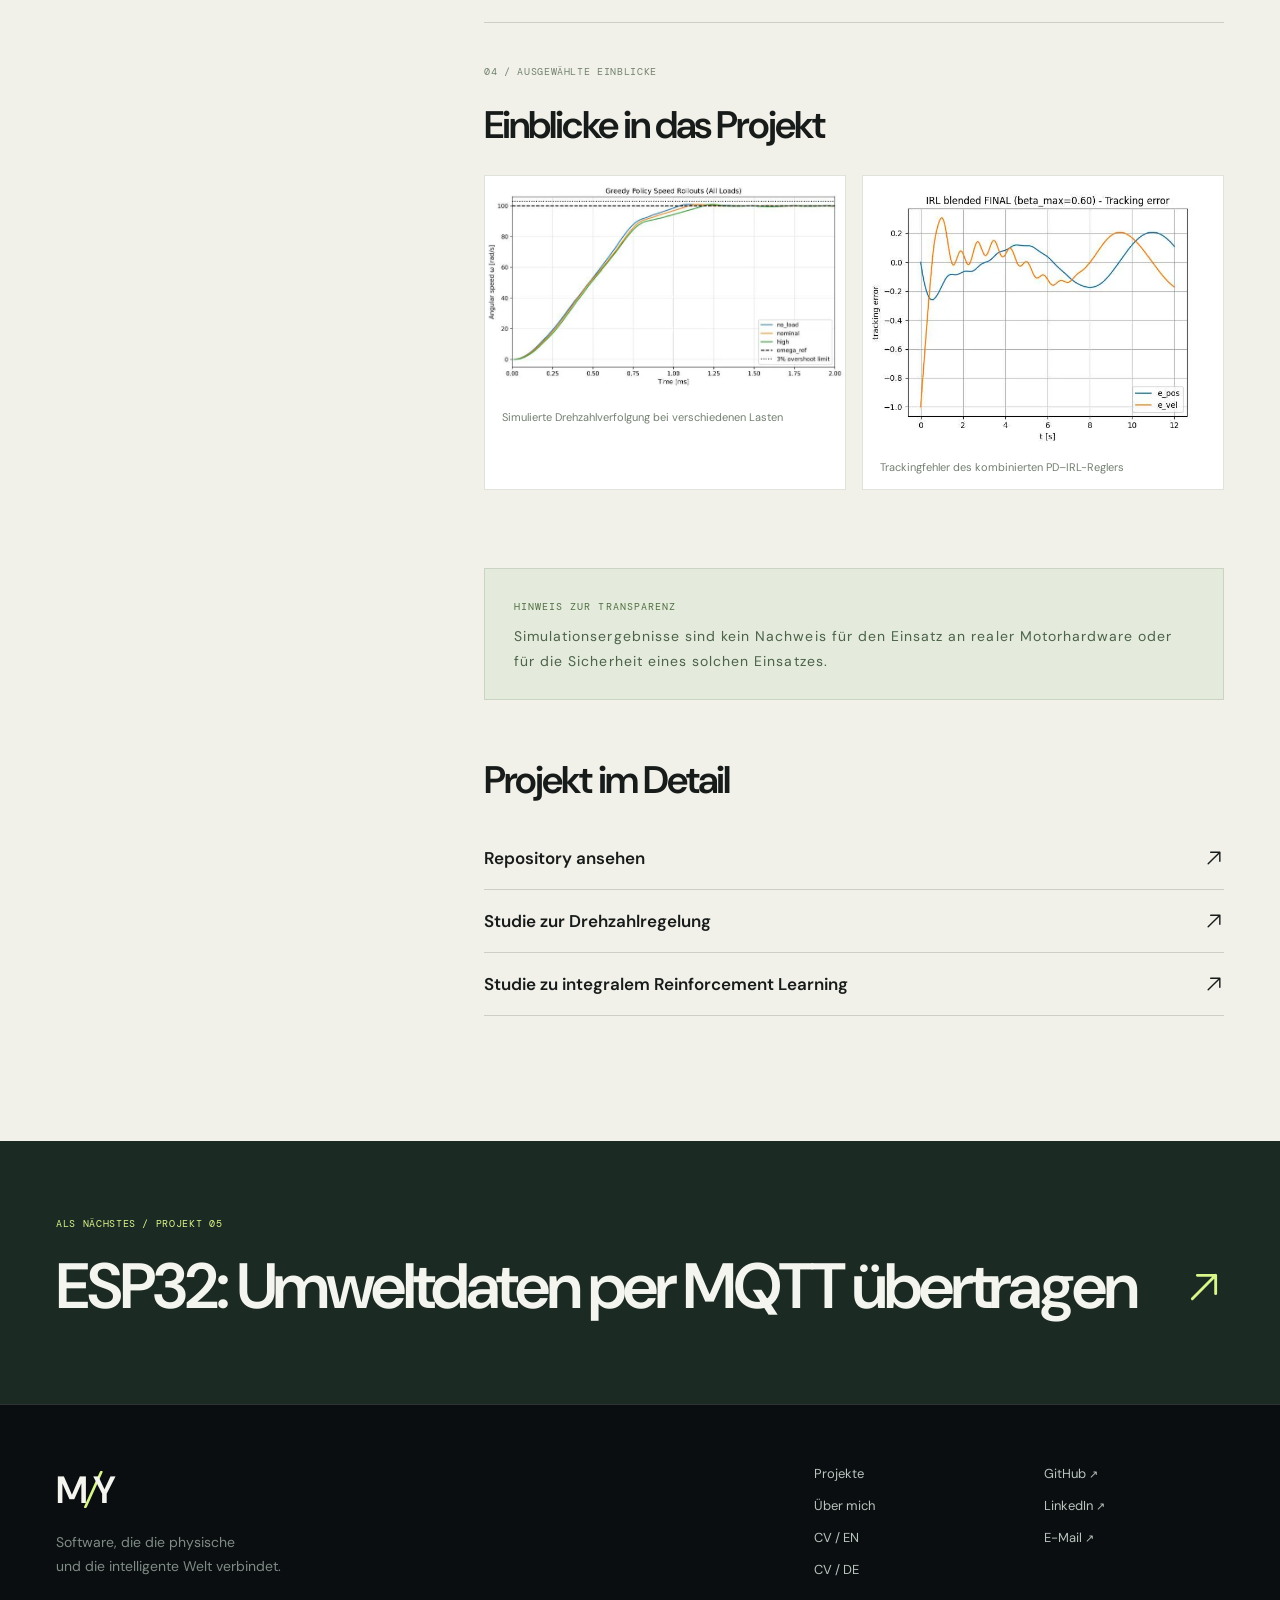
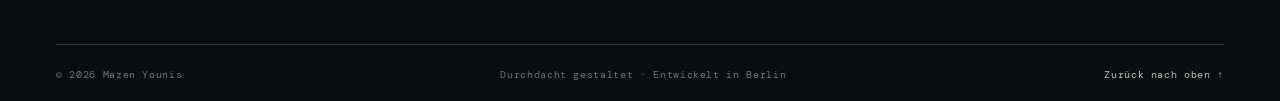
<file: de/projects/reinforcement-learning-control.html>
<!DOCTYPE html>
<html lang="de">
 <head>
  <meta charset="utf-8"/>
  <meta content="width=device-width, initial-scale=1" name="viewport"/>
  <meta content="dark light" name="color-scheme"/>
  <title>
   Reinforcement Learning f&uuml;r Regelungssysteme &mdash; Mazen Younis
  </title>
  <meta content="Zwei simulationsbasierte Regelungsstudien: tabellarisches SARSA zur Drehzahlregelung eines Gleichstrommotors und integrales Actor-Critic Reinforcement Learning f&uuml;r die beschr&auml;nkte Trajektorienverfolgung." name="description"/>
  <meta content="website" property="og:type"/>
  <meta content="Reinforcement Learning f&uuml;r Regelungssysteme &mdash; Mazen Younis" property="og:title"/>
  <meta content="Zwei simulationsbasierte Regelungsstudien: tabellarisches SARSA zur Drehzahlregelung eines Gleichstrommotors und integrales Actor-Critic Reinforcement Learning f&uuml;r die beschr&auml;nkte Trajektorienverfolgung." property="og:description"/>
  <meta content="https://mazen-younis.github.io/assets/social-preview.png" property="og:image"/>
  <link href="https://mazen-younis.github.io/de/projects/reinforcement-learning-control.html" rel="canonical"/>
  <link href="https://mazen-younis.github.io/projects/reinforcement-learning-control.html" hreflang="en" rel="alternate"/>
  <link href="https://mazen-younis.github.io/de/projects/reinforcement-learning-control.html" hreflang="de" rel="alternate"/>
  <link href="https://mazen-younis.github.io/projects/reinforcement-learning-control.html" hreflang="x-default" rel="alternate"/>
  <meta content="https://mazen-younis.github.io/de/projects/reinforcement-learning-control.html" property="og:url"/>
  <meta content="de_DE" property="og:locale"/>
  <meta content="#101519" name="theme-color"/>
  <link href="../../assets/favicon.svg" rel="icon" type="image/svg+xml"/>
  <link href="https://fonts.googleapis.com" rel="preconnect"/>
  <link crossorigin="" href="https://fonts.gstatic.com" rel="preconnect"/>
  <link href="https://fonts.googleapis.com/css2?family=DM+Mono:wght@400;500&amp;family=DM+Sans:wght@400;500;600;700&amp;family=Instrument+Serif:ital@0;1&amp;display=swap" rel="stylesheet"/>
  <link href="../../styles.css" rel="stylesheet"/>
  <script>
   document.documentElement.classList.add('js')
  </script>
  <script defer="" src="../../script.js">
  </script>
 </head>
 <body>
  <a class="skip-link" href="#main">
   Skip to content
  </a>
  <div aria-hidden="true" class="scroll-progress" id="scroll-progress">
  </div>
  <header class="site-header" id="site-header">
   <div class="container nav-inner">
    <a aria-label="Mazen Younis &mdash; Startseite" class="brand" href="../index.html">
     <span class="brand-glyph">
      M
      <span class="brand-slash">
       /
      </span>
      Y
     </span>
     <span class="brand-name">
      MAZEN YOUNIS
      <span class="brand-dot">
       ✳
      </span>
      <small>
       INGENIEUR &amp; SOFTWAREENTWICKLER
      </small>
     </span>
    </a>
    <nav aria-label="Hauptnavigation" class="desktop-nav">
     <a href="../index.html#about">
      &Uuml;ber mich
     </a>
     <a href="../index.html#work">
      Projekte
     </a>
     <a href="../index.html#experience">
      Erfahrung
     </a>
    </nav>
    <div class="nav-right">
     <nav aria-label="Sprache der Website / Website language" class="language-switch">
      <a aria-label="Switch to English / Zur englischen Version wechseln" class="language-switch__link" data-language-switch="" href="../../projects/reinforcement-learning-control.html" hreflang="en" lang="en">
       EN
      </a>
      <span aria-hidden="true" class="language-switch__separator">
       /
      </span>
      <a aria-current="page" aria-label="Deutsch (aktuelle Sprache)" class="language-switch__link" data-language-switch="" href="reinforcement-learning-control.html" hreflang="de" lang="de">
       DE
      </a>
     </nav>
     <a class="nav-contact" href="../index.html#contact">
      Kontakt
      <span aria-hidden="true">
       &nearrow;
      </span>
     </a>
     <button aria-controls="mobile-nav" aria-expanded="false" aria-label="Men&uuml; &ouml;ffnen" class="menu-toggle" id="menu-toggle" type="button">
      <span>
      </span>
      <span>
      </span>
     </button>
    </div>
   </div>
   <nav aria-label="Mobile Navigation" class="mobile-nav" hidden="" id="mobile-nav">
    <a href="../index.html#about">
     &Uuml;ber mich
    </a>
    <a href="../index.html#work">
     Projekte
    </a>
    <a href="../index.html#experience">
     Erfahrung
    </a>
    <a href="../index.html#contact">
     Kontakt
    </a>
   </nav>
  </header>
  <main id="main">
   <section class="case-hero">
    <div class="container">
     <a class="back-link" href="../index.html#work">
      <span aria-hidden="true">
       &larr;
      </span>
      Alle Projekte
     </a>
     <div class="case-heading">
      <div class="eyebrow">
       <span class="signal-dot">
       </span>
       PROJEKT 04 / REINFORCEMENT LEARNING / REGELUNGSTECHNIK
      </div>
      <h1>
       Reinforcement Learning f&uuml;r Regelungssysteme
      </h1>
      <p class="case-subtitle">
       Von Belohnungssignalen zu Regelaktionen unter Nebenbedingungen.
      </p>
      <div class="case-actions">
       <a class="button button-accent" href="https://github.com/mazen-younis/reinforcement-learning-control" rel="noopener noreferrer" target="_blank">
        Auf GitHub ansehen
        <span>
         <svg aria-hidden="true" fill="none" stroke="currentColor" stroke-linecap="round" stroke-linejoin="round" stroke-width="1.7" viewbox="0 0 24 24">
          <path d="M5 19 19 5M8 5h11v11">
          </path>
         </svg>
        </span>
       </a>
       <span>
        2026 / Studienprojekte im Master
       </span>
      </div>
     </div>
    </div>
   </section>
   <section class="case-media-section">
    <div class="container">
     <div class="case-main-art">
      <img alt="Simulierte Drehzahlregelung bei drei unterschiedlichen Motorlasten" src="../../assets/img/rl-speed.webp"/>
      <span>
       SIMULATION / REGELTRAJEKTORIEN
      </span>
     </div>
    </div>
   </section>
   <section class="case-body-section">
    <div class="container case-body-grid">
     <aside class="case-sidebar">
      <div class="sidebar-sticky">
       <span class="tiny-label">
        PROJEKT IM &Uuml;BERBLICK
       </span>
       <div class="case-facts">
        <div>
         <span>
          STUDIE 01
         </span>
         <strong>
          Gleichstrommotor / SARSA(0)
         </strong>
        </div>
        <div>
         <span>
          STUDIE 02
         </span>
         <strong>
          Beschr&auml;nkte Trajektorienverfolgung / IRL
         </strong>
        </div>
        <div>
         <span>
          VALIDIERUNG
         </span>
         <strong>
          Simulierte dynamische Systeme
         </strong>
        </div>
       </div>
       <div class="case-tags">
        <span>
         Python
        </span>
        <span>
         SARSA
        </span>
        <span>
         Actor&ndash;Critic
        </span>
        <span>
         Control Systems
        </span>
       </div>
       <div class="case-credit">
        <span>
         PROJEKTHINTERGRUND
        </span>
        <p>
         Gemeinschaftsarbeit mit Mert Satici
        </p>
       </div>
      </div>
     </aside>
     <div class="case-story">
      <div class="case-intro">
       Zwei simulationsbasierte Regelungsstudien: tabellarisches SARSA zur Drehzahlregelung eines Gleichstrommotors und integrales Actor-Critic Reinforcement Learning zur Trajektorienverfolgung unter Nebenbedingungen.
      </div>
      <div class="story-block">
       <span class="story-index">
        01 / DIE HERAUSFORDERUNG
       </span>
       <h2>
        Die Herausforderung
       </h2>
       <p>
        Kann eine erlernte Regelstrategie einer Solltrajektorie genau folgen, dabei Stellgr&ouml;&szlig;enbegrenzungen einhalten und auch bei ver&auml;nderten Systembedingungen sinnvoll reagieren?
       </p>
      </div>
      <div class="story-block">
       <span class="story-index">
        02 / DER ANSATZ
       </span>
       <h2>
        Der Ansatz
       </h2>
       <p>
        Wir modellierten einen Gleichstrommotor mit neun diskreten Spannungsaktionen und einem tabellarischen SARSA-Regler. Untersucht wurden sowohl lastabh&auml;ngiges als auch robustes Training. In einem zweiten Projekt verglichen wir integrales Actor-Critic Reinforcement Learning mit PD-Reglern und kombinierten PD&ndash;IRL-Ans&auml;tzen.
       </p>
       <ul>
        <li>
         SARSA(0) mit diskreten Zust&auml;nden und &epsilon;-greedy Exploration
        </li>
        <li>
         Spannungsgrenzen und verschiedene Motorlastszenarien
        </li>
        <li>
         Actor-Critic-Lernen f&uuml;r ein simuliertes Feder-Masse-D&auml;mpfer-System
        </li>
        <li>
         Vergleich mit konventioneller Proportional-Differenzial-Regelung (PD)
        </li>
       </ul>
      </div>
      <div class="story-block">
       <span class="story-index">
        03 / DAS ERGEBNIS
       </span>
       <h2>
        Das Ergebnis
       </h2>
       <p>
        Die Studienberichte dokumentieren simulierte Drehzahlverl&auml;ufe und Reglervergleiche. Laut Bericht hielt die erlernte Motorregelung die festgelegten Grenzen f&uuml;r Anstiegszeit und &Uuml;berschwingen bei drei simulierten Lasten ein. Diese Berichte stellen keinen erneuten Testlauf der aktuell ver&ouml;ffentlichten Skripte dar.
       </p>
       <blockquote>
        Ein Vergleich zwischen tabellarischem SARSA und einem Actor-Critic-Regelungsansatz.
       </blockquote>
      </div>
      <div class="story-block">
       <span class="story-index">
        04 / AUSGEW&Auml;HLTE EINBLICKE
       </span>
       <h2>
        Einblicke in das Projekt
       </h2>
       <div class="case-gallery">
        <figure>
         <img alt="Simulierte Drehzahlverfolgung des Gleichstrommotors bei verschiedenen Lasten" loading="lazy" src="../../assets/img/rl-speed.webp"/>
         <figcaption>
          Simulierte Drehzahlverfolgung bei verschiedenen Lasten
         </figcaption>
        </figure>
        <figure>
         <img alt="Verlauf des Trackingfehlers beim kombinierten PD&ndash;IRL-Regler" loading="lazy" src="../../assets/img/irl-tracking.webp"/>
         <figcaption>
          Trackingfehler des kombinierten PD&ndash;IRL-Reglers
         </figcaption>
        </figure>
       </div>
      </div>
      <div class="case-note">
       <span>
        HINWEIS ZUR TRANSPARENZ
       </span>
       <p>
        Simulationsergebnisse sind kein Nachweis f&uuml;r den Einsatz an realer Motorhardware oder f&uuml;r die Sicherheit eines solchen Einsatzes.
       </p>
      </div>
      <div class="story-links">
       <h2>
        Projekt im Detail
       </h2>
       <a href="https://github.com/mazen-younis/reinforcement-learning-control" rel="noopener noreferrer" target="_blank">
        <span>
         Repository ansehen
        </span>
        <span>
         <svg aria-hidden="true" fill="none" stroke="currentColor" stroke-linecap="round" stroke-linejoin="round" stroke-width="1.7" viewbox="0 0 24 24">
          <path d="M5 19 19 5M8 5h11v11">
          </path>
         </svg>
        </span>
       </a>
       <a href="https://github.com/mazen-younis/reinforcement-learning-control/tree/main/dc-motor-sarsa" rel="noopener noreferrer" target="_blank">
        <span>
         Studie zur Drehzahlregelung
        </span>
        <span>
         <svg aria-hidden="true" fill="none" stroke="currentColor" stroke-linecap="round" stroke-linejoin="round" stroke-width="1.7" viewbox="0 0 24 24">
          <path d="M5 19 19 5M8 5h11v11">
          </path>
         </svg>
        </span>
       </a>
       <a href="https://github.com/mazen-younis/reinforcement-learning-control/tree/main/constrained-tracking-irl" rel="noopener noreferrer" target="_blank">
        <span>
         Studie zu integralem Reinforcement Learning
        </span>
        <span>
         <svg aria-hidden="true" fill="none" stroke="currentColor" stroke-linecap="round" stroke-linejoin="round" stroke-width="1.7" viewbox="0 0 24 24">
          <path d="M5 19 19 5M8 5h11v11">
          </path>
         </svg>
        </span>
       </a>
      </div>
     </div>
    </div>
   </section>
   <section class="next-project">
    <div class="container">
     <div>
      <span class="tiny-label">
       ALS N&Auml;CHSTES / PROJEKT 05
      </span>
      <a href="esp32-iot-telemetry.html">
       ESP32: Umweltdaten per MQTT &uuml;bertragen
       <span>
        <svg aria-hidden="true" fill="none" stroke="currentColor" stroke-linecap="round" stroke-linejoin="round" stroke-width="1.7" viewbox="0 0 24 24">
         <path d="M5 19 19 5M8 5h11v11">
         </path>
        </svg>
       </span>
      </a>
     </div>
    </div>
   </section>
  </main>
  <footer class="site-footer">
   <div class="container">
    <div class="footer-top">
     <div>
      <a class="footer-monogram" href="../index.html">
       M
       <span>
        /
       </span>
       Y
      </a>
      <p>
       Software, die die physische
       <br/>
       und die intelligente Welt verbindet.
      </p>
     </div>
     <div class="footer-links">
      <a href="../index.html#work">
       Projekte
      </a>
      <a href="../index.html#about">
       &Uuml;ber mich
      </a>
      <a download="" href="../../assets/cv/Mazen_Younis_CV_EN.pdf">
       CV / EN
      </a>
      <a download="" href="../../assets/cv/Mazen_Younis_CV_DE.pdf">
       CV / DE
      </a>
     </div>
     <div class="footer-links">
      <a href="https://github.com/mazen-younis" rel="noopener noreferrer" target="_blank">
       GitHub
       <span aria-hidden="true" class="footer-arrow">
        &nearrow;
       </span>
      </a>
      <a href="https://www.linkedin.com/in/mazen-younis/" rel="noopener noreferrer" target="_blank">
       LinkedIn
       <span aria-hidden="true" class="footer-arrow">
        &nearrow;
       </span>
      </a>
      <a href="mailto:mazenyounis95@gmail.com">
       E-Mail
       <span aria-hidden="true" class="footer-arrow">
        &nearrow;
       </span>
      </a>
     </div>
    </div>
    <div class="footer-bottom">
     <span>
      &copy; 2026 Mazen Younis
     </span>
     <span>
      Durchdacht gestaltet &middot; Entwickelt in Berlin
     </span>
     <a href="#main">
      Zur&uuml;ck nach oben &uarr;
     </a>
    </div>
   </div>
  </footer>
 </body>
</html>
</file>
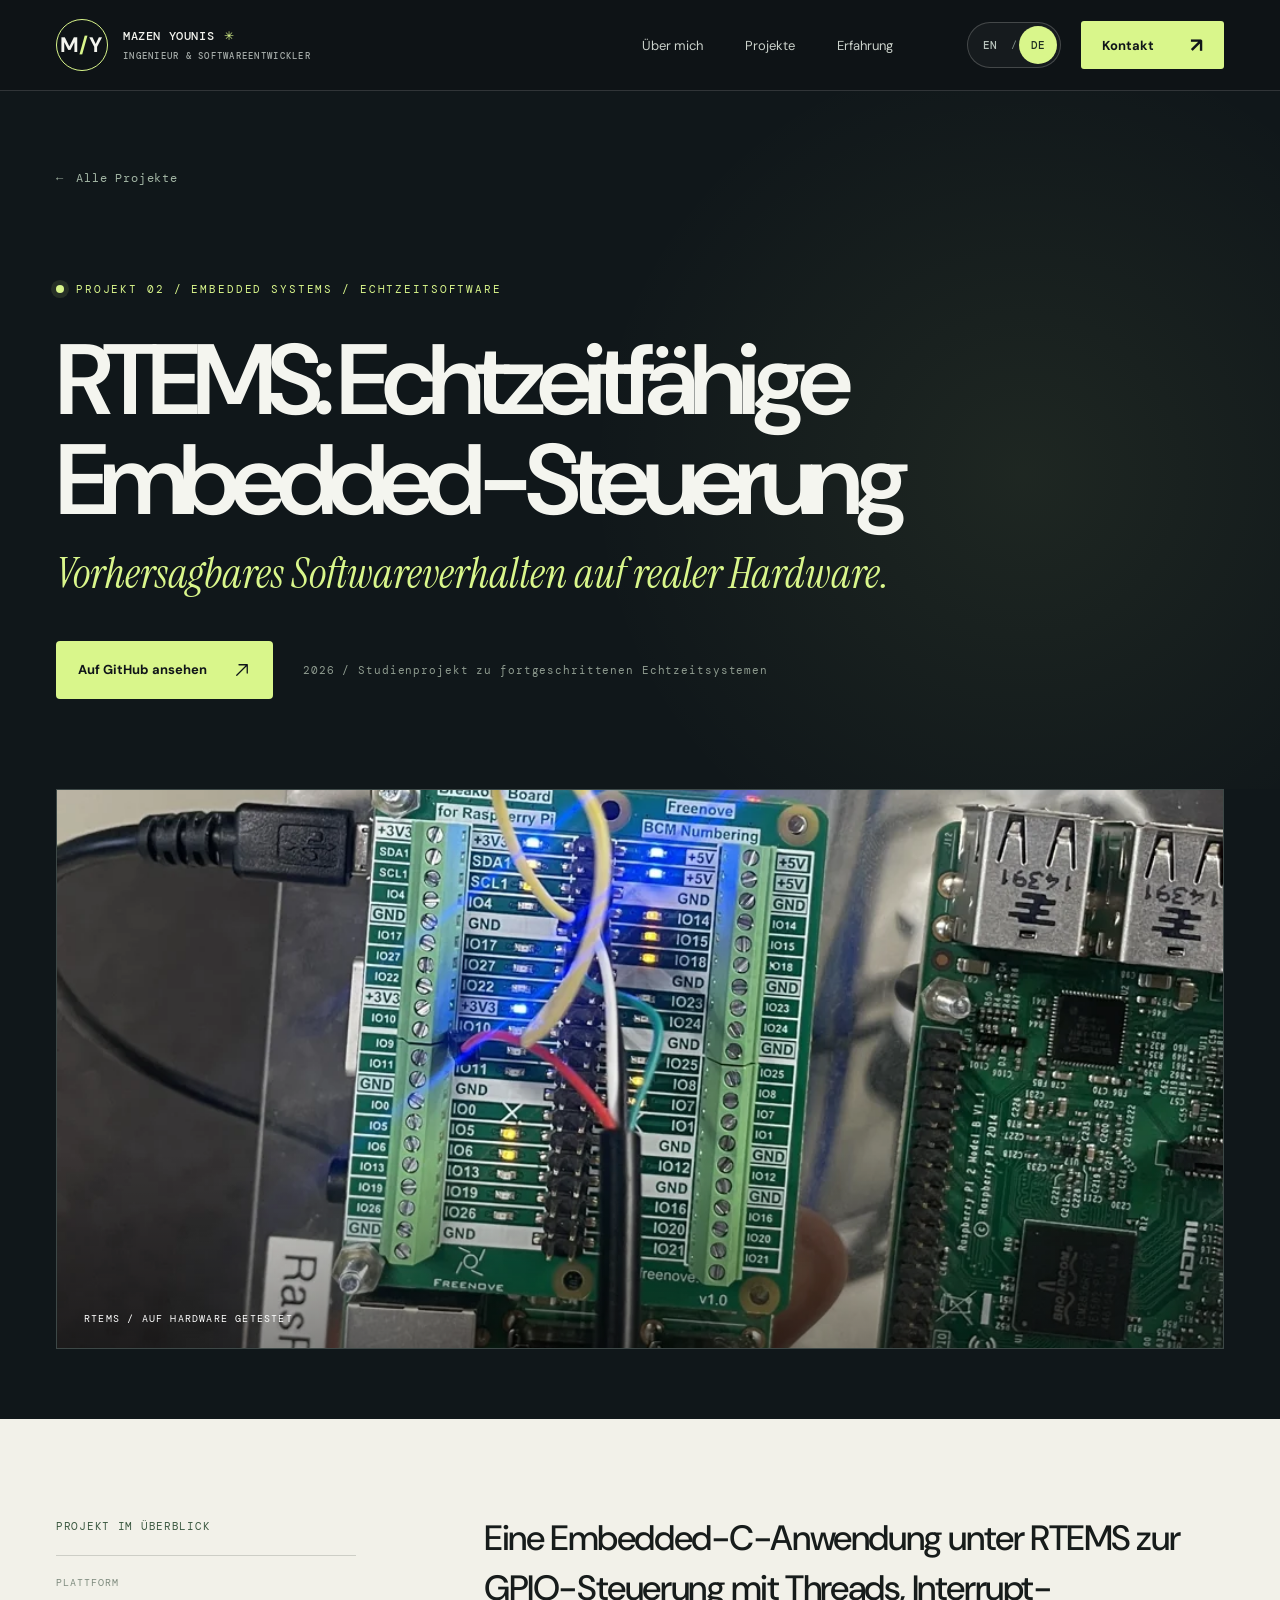
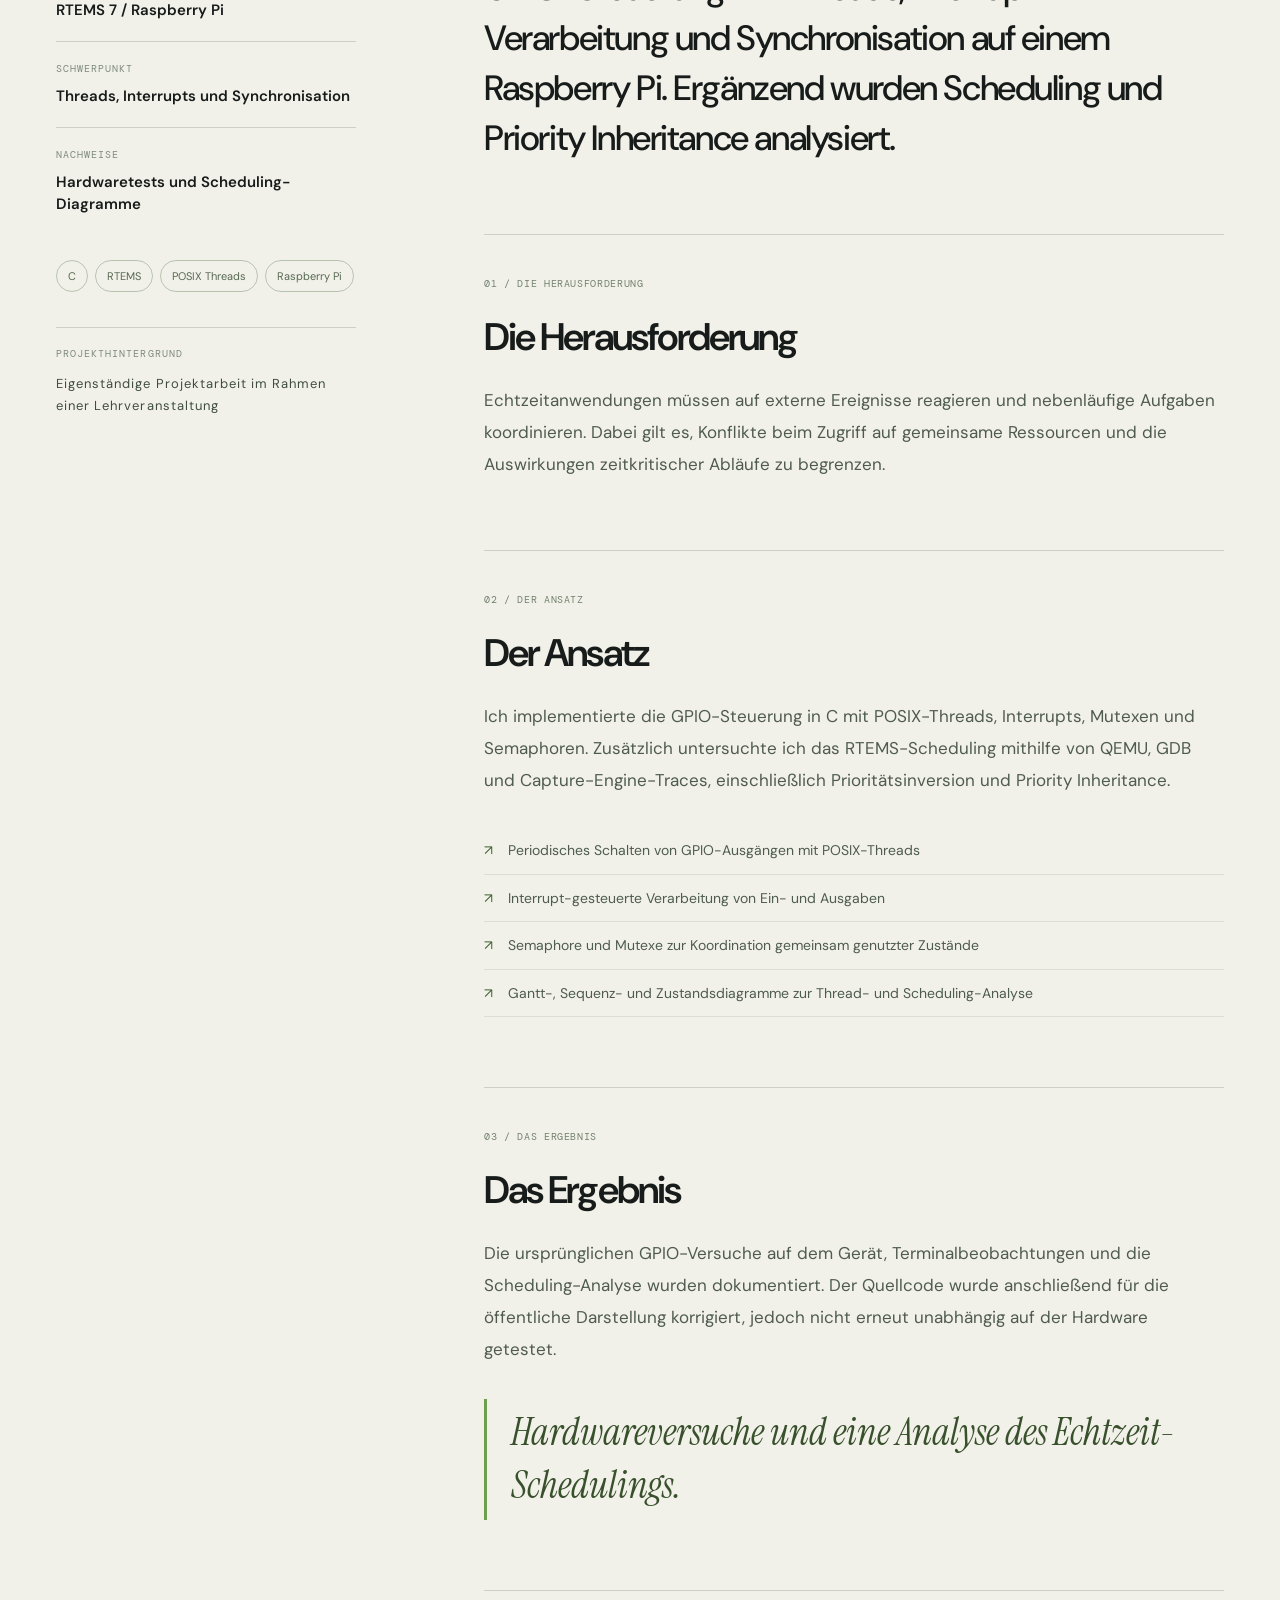
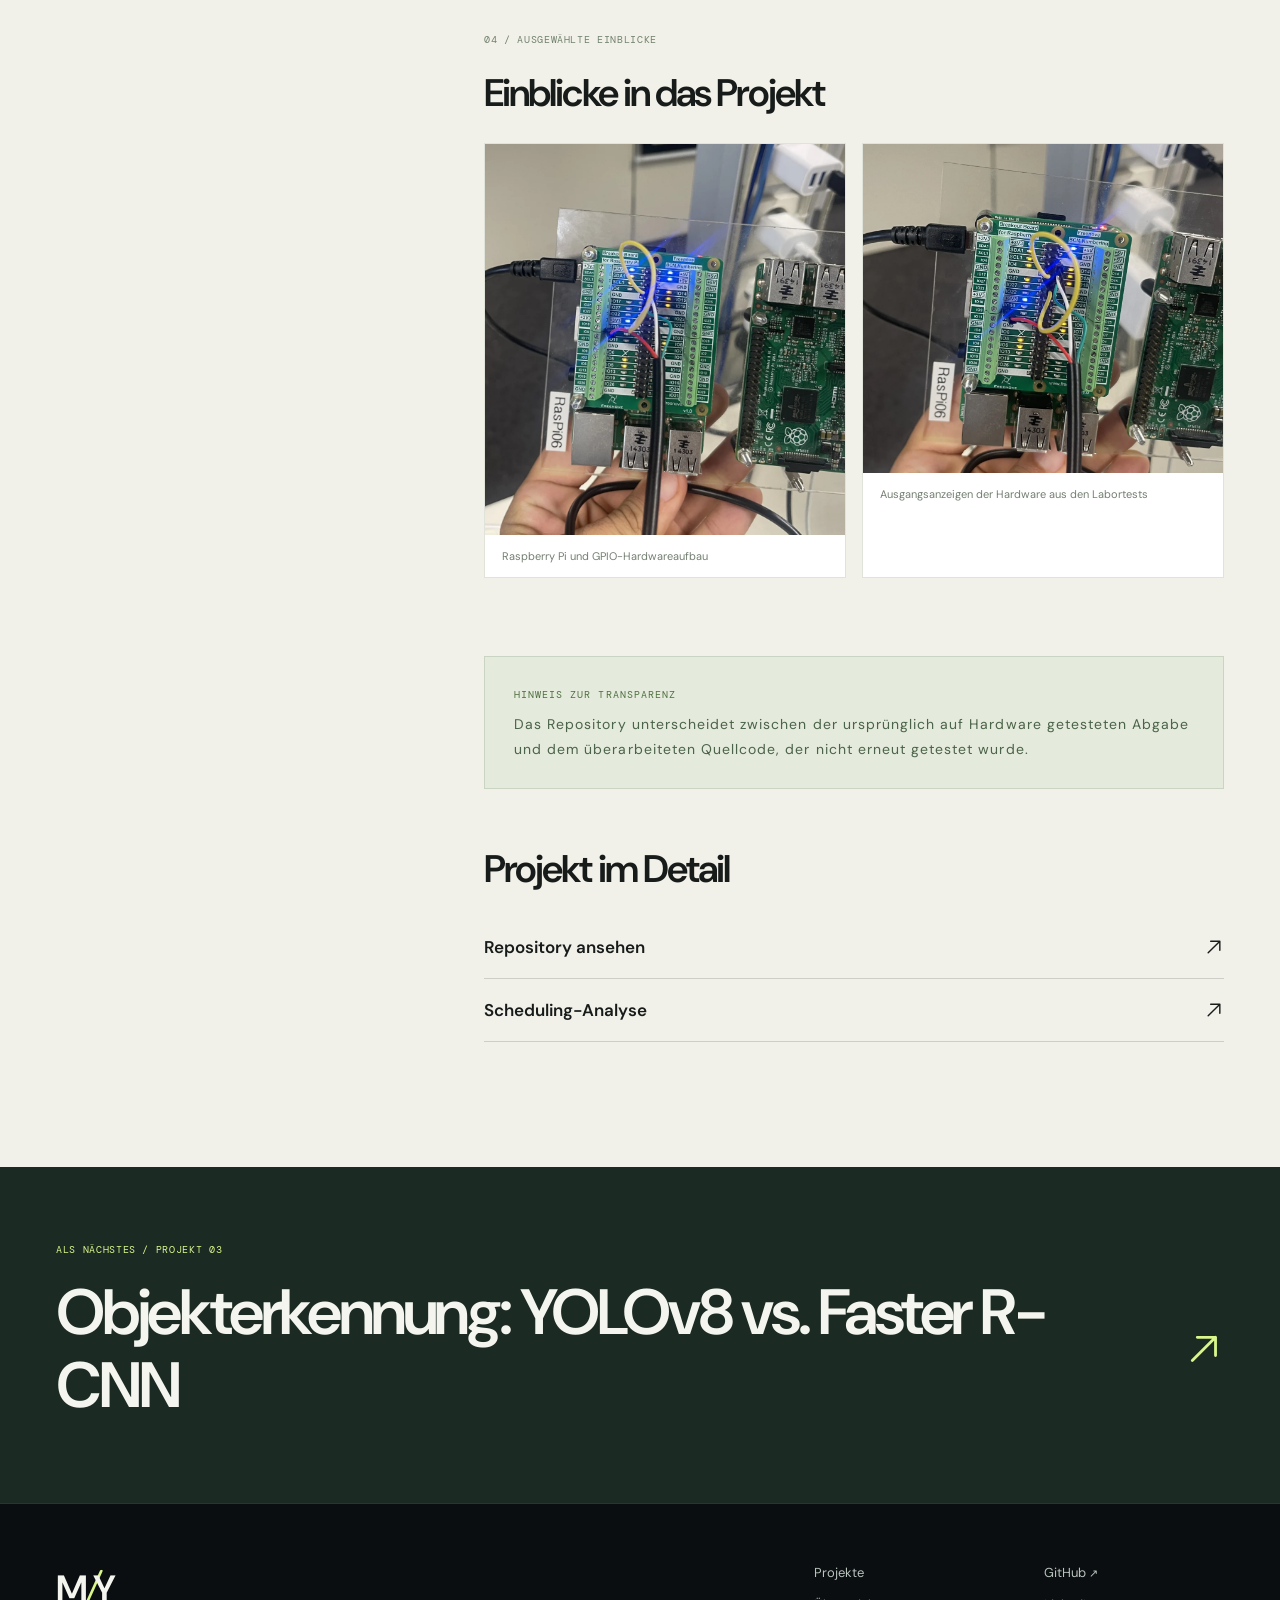
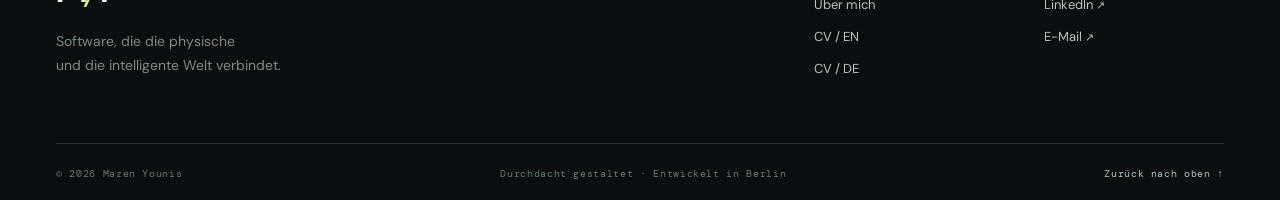
<file: de/projects/rtems-real-time-control.html>
<!DOCTYPE html>
<html lang="de">
 <head>
  <meta charset="utf-8"/>
  <meta content="width=device-width, initial-scale=1" name="viewport"/>
  <meta content="dark light" name="color-scheme"/>
  <title>
   RTEMS: Echtzeitf&auml;hige Embedded-Steuerung &mdash; Mazen Younis
  </title>
  <meta content="Embedded-C-Anwendung unter RTEMS mit GPIO-Steuerung, Interrupt-Verarbeitung und Synchronisation auf dem Raspberry Pi sowie Untersuchungen zu Scheduling und Priority Inheritance." name="description"/>
  <meta content="website" property="og:type"/>
  <meta content="RTEMS: Echtzeitf&auml;hige Embedded-Steuerung &mdash; Mazen Younis" property="og:title"/>
  <meta content="Embedded-C-Anwendung unter RTEMS mit GPIO-Steuerung, Interrupt-Verarbeitung und Synchronisation auf dem Raspberry Pi sowie Untersuchungen zu Scheduling und Priority Inheritance." property="og:description"/>
  <meta content="https://mazen-younis.github.io/assets/social-preview.png" property="og:image"/>
  <link href="https://mazen-younis.github.io/de/projects/rtems-real-time-control.html" rel="canonical"/>
  <link href="https://mazen-younis.github.io/projects/rtems-real-time-control.html" hreflang="en" rel="alternate"/>
  <link href="https://mazen-younis.github.io/de/projects/rtems-real-time-control.html" hreflang="de" rel="alternate"/>
  <link href="https://mazen-younis.github.io/projects/rtems-real-time-control.html" hreflang="x-default" rel="alternate"/>
  <meta content="https://mazen-younis.github.io/de/projects/rtems-real-time-control.html" property="og:url"/>
  <meta content="de_DE" property="og:locale"/>
  <meta content="#101519" name="theme-color"/>
  <link href="../../assets/favicon.svg" rel="icon" type="image/svg+xml"/>
  <link href="https://fonts.googleapis.com" rel="preconnect"/>
  <link crossorigin="" href="https://fonts.gstatic.com" rel="preconnect"/>
  <link href="https://fonts.googleapis.com/css2?family=DM+Mono:wght@400;500&amp;family=DM+Sans:wght@400;500;600;700&amp;family=Instrument+Serif:ital@0;1&amp;display=swap" rel="stylesheet"/>
  <link href="../../styles.css" rel="stylesheet"/>
  <script>
   document.documentElement.classList.add('js')
  </script>
  <script defer="" src="../../script.js">
  </script>
 </head>
 <body>
  <a class="skip-link" href="#main">
   Skip to content
  </a>
  <div aria-hidden="true" class="scroll-progress" id="scroll-progress">
  </div>
  <header class="site-header" id="site-header">
   <div class="container nav-inner">
    <a aria-label="Mazen Younis &mdash; Startseite" class="brand" href="../index.html">
     <span class="brand-glyph">
      M
      <span class="brand-slash">
       /
      </span>
      Y
     </span>
     <span class="brand-name">
      MAZEN YOUNIS
      <span class="brand-dot">
       ✳
      </span>
      <small>
       INGENIEUR &amp; SOFTWAREENTWICKLER
      </small>
     </span>
    </a>
    <nav aria-label="Hauptnavigation" class="desktop-nav">
     <a href="../index.html#about">
      &Uuml;ber mich
     </a>
     <a href="../index.html#work">
      Projekte
     </a>
     <a href="../index.html#experience">
      Erfahrung
     </a>
    </nav>
    <div class="nav-right">
     <nav aria-label="Sprache der Website / Website language" class="language-switch">
      <a aria-label="Switch to English / Zur englischen Version wechseln" class="language-switch__link" data-language-switch="" href="../../projects/rtems-real-time-control.html" hreflang="en" lang="en">
       EN
      </a>
      <span aria-hidden="true" class="language-switch__separator">
       /
      </span>
      <a aria-current="page" aria-label="Deutsch (aktuelle Sprache)" class="language-switch__link" data-language-switch="" href="rtems-real-time-control.html" hreflang="de" lang="de">
       DE
      </a>
     </nav>
     <a class="nav-contact" href="../index.html#contact">
      Kontakt
      <span aria-hidden="true">
       &nearrow;
      </span>
     </a>
     <button aria-controls="mobile-nav" aria-expanded="false" aria-label="Men&uuml; &ouml;ffnen" class="menu-toggle" id="menu-toggle" type="button">
      <span>
      </span>
      <span>
      </span>
     </button>
    </div>
   </div>
   <nav aria-label="Mobile Navigation" class="mobile-nav" hidden="" id="mobile-nav">
    <a href="../index.html#about">
     &Uuml;ber mich
    </a>
    <a href="../index.html#work">
     Projekte
    </a>
    <a href="../index.html#experience">
     Erfahrung
    </a>
    <a href="../index.html#contact">
     Kontakt
    </a>
   </nav>
  </header>
  <main id="main">
   <section class="case-hero">
    <div class="container">
     <a class="back-link" href="../index.html#work">
      <span aria-hidden="true">
       &larr;
      </span>
      Alle Projekte
     </a>
     <div class="case-heading">
      <div class="eyebrow">
       <span class="signal-dot">
       </span>
       PROJEKT 02 / EMBEDDED SYSTEMS / ECHTZEITSOFTWARE
      </div>
      <h1>
       RTEMS: Echtzeitf&auml;hige Embedded-Steuerung
      </h1>
      <p class="case-subtitle">
       Vorhersagbares Softwareverhalten auf realer Hardware.
      </p>
      <div class="case-actions">
       <a class="button button-accent" href="https://github.com/mazen-younis/rtems-realtime-embedded-control" rel="noopener noreferrer" target="_blank">
        Auf GitHub ansehen
        <span>
         <svg aria-hidden="true" fill="none" stroke="currentColor" stroke-linecap="round" stroke-linejoin="round" stroke-width="1.7" viewbox="0 0 24 24">
          <path d="M5 19 19 5M8 5h11v11">
          </path>
         </svg>
        </span>
       </a>
       <span>
        2026 / Studienprojekt zu fortgeschrittenen Echtzeitsystemen
       </span>
      </div>
     </div>
    </div>
   </section>
   <section class="case-media-section">
    <div class="container">
     <div class="case-main-art">
      <img alt="Raspberry Pi und GPIO-Aufbau aus den urspr&uuml;nglichen RTEMS-Laborversuchen" src="../../assets/img/rtems-hardware.webp"/>
      <span>
       RTEMS / AUF HARDWARE GETESTET
      </span>
     </div>
    </div>
   </section>
   <section class="case-body-section">
    <div class="container case-body-grid">
     <aside class="case-sidebar">
      <div class="sidebar-sticky">
       <span class="tiny-label">
        PROJEKT IM &Uuml;BERBLICK
       </span>
       <div class="case-facts">
        <div>
         <span>
          PLATTFORM
         </span>
         <strong>
          RTEMS 7 / Raspberry Pi
         </strong>
        </div>
        <div>
         <span>
          SCHWERPUNKT
         </span>
         <strong>
          Threads, Interrupts und Synchronisation
         </strong>
        </div>
        <div>
         <span>
          NACHWEISE
         </span>
         <strong>
          Hardwaretests und Scheduling-Diagramme
         </strong>
        </div>
       </div>
       <div class="case-tags">
        <span>
         C
        </span>
        <span>
         RTEMS
        </span>
        <span>
         POSIX Threads
        </span>
        <span>
         Raspberry Pi
        </span>
       </div>
       <div class="case-credit">
        <span>
         PROJEKTHINTERGRUND
        </span>
        <p>
         Eigenst&auml;ndige Projektarbeit im Rahmen einer Lehrveranstaltung
        </p>
       </div>
      </div>
     </aside>
     <div class="case-story">
      <div class="case-intro">
       Eine Embedded-C-Anwendung unter RTEMS zur GPIO-Steuerung mit Threads, Interrupt-Verarbeitung und Synchronisation auf einem Raspberry Pi. Erg&auml;nzend wurden Scheduling und Priority Inheritance analysiert.
      </div>
      <div class="story-block">
       <span class="story-index">
        01 / DIE HERAUSFORDERUNG
       </span>
       <h2>
        Die Herausforderung
       </h2>
       <p>
        Echtzeitanwendungen m&uuml;ssen auf externe Ereignisse reagieren und nebenl&auml;ufige Aufgaben koordinieren. Dabei gilt es, Konflikte beim Zugriff auf gemeinsame Ressourcen und die Auswirkungen zeitkritischer Abl&auml;ufe zu begrenzen.
       </p>
      </div>
      <div class="story-block">
       <span class="story-index">
        02 / DER ANSATZ
       </span>
       <h2>
        Der Ansatz
       </h2>
       <p>
        Ich implementierte die GPIO-Steuerung in C mit POSIX-Threads, Interrupts, Mutexen und Semaphoren. Zus&auml;tzlich untersuchte ich das RTEMS-Scheduling mithilfe von QEMU, GDB und Capture-Engine-Traces, einschlie&szlig;lich Priorit&auml;tsinversion und Priority Inheritance.
       </p>
       <ul>
        <li>
         Periodisches Schalten von GPIO-Ausg&auml;ngen mit POSIX-Threads
        </li>
        <li>
         Interrupt-gesteuerte Verarbeitung von Ein- und Ausgaben
        </li>
        <li>
         Semaphore und Mutexe zur Koordination gemeinsam genutzter Zust&auml;nde
        </li>
        <li>
         Gantt-, Sequenz- und Zustandsdiagramme zur Thread- und Scheduling-Analyse
        </li>
       </ul>
      </div>
      <div class="story-block">
       <span class="story-index">
        03 / DAS ERGEBNIS
       </span>
       <h2>
        Das Ergebnis
       </h2>
       <p>
        Die urspr&uuml;nglichen GPIO-Versuche auf dem Ger&auml;t, Terminalbeobachtungen und die Scheduling-Analyse wurden dokumentiert. Der Quellcode wurde anschlie&szlig;end f&uuml;r die &ouml;ffentliche Darstellung korrigiert, jedoch nicht erneut unabh&auml;ngig auf der Hardware getestet.
       </p>
       <blockquote>
        Hardwareversuche und eine Analyse des Echtzeit-Schedulings.
       </blockquote>
      </div>
      <div class="story-block">
       <span class="story-index">
        04 / AUSGEW&Auml;HLTE EINBLICKE
       </span>
       <h2>
        Einblicke in das Projekt
       </h2>
       <div class="case-gallery">
        <figure>
         <img alt="Raspberry Pi und GPIO-Hardwareaufbau" loading="lazy" src="../../assets/img/rtems-hardware.webp"/>
         <figcaption>
          Raspberry Pi und GPIO-Hardwareaufbau
         </figcaption>
        </figure>
        <figure>
         <img alt="Ausgangsanzeigen der Hardware aus den Labortests" loading="lazy" src="../../assets/img/rtems-leds.webp"/>
         <figcaption>
          Ausgangsanzeigen der Hardware aus den Labortests
         </figcaption>
        </figure>
       </div>
      </div>
      <div class="case-note">
       <span>
        HINWEIS ZUR TRANSPARENZ
       </span>
       <p>
        Das Repository unterscheidet zwischen der urspr&uuml;nglich auf Hardware getesteten Abgabe und dem &uuml;berarbeiteten Quellcode, der nicht erneut getestet wurde.
       </p>
      </div>
      <div class="story-links">
       <h2>
        Projekt im Detail
       </h2>
       <a href="https://github.com/mazen-younis/rtems-realtime-embedded-control" rel="noopener noreferrer" target="_blank">
        <span>
         Repository ansehen
        </span>
        <span>
         <svg aria-hidden="true" fill="none" stroke="currentColor" stroke-linecap="round" stroke-linejoin="round" stroke-width="1.7" viewbox="0 0 24 24">
          <path d="M5 19 19 5M8 5h11v11">
          </path>
         </svg>
        </span>
       </a>
       <a href="https://github.com/mazen-younis/rtems-realtime-embedded-control/tree/main/docs/scheduling" rel="noopener noreferrer" target="_blank">
        <span>
         Scheduling-Analyse
        </span>
        <span>
         <svg aria-hidden="true" fill="none" stroke="currentColor" stroke-linecap="round" stroke-linejoin="round" stroke-width="1.7" viewbox="0 0 24 24">
          <path d="M5 19 19 5M8 5h11v11">
          </path>
         </svg>
        </span>
       </a>
      </div>
     </div>
    </div>
   </section>
   <section class="next-project">
    <div class="container">
     <div>
      <span class="tiny-label">
       ALS N&Auml;CHSTES / PROJEKT 03
      </span>
      <a href="computer-vision-detection.html">
       Objekterkennung: YOLOv8 vs. Faster R-CNN
       <span>
        <svg aria-hidden="true" fill="none" stroke="currentColor" stroke-linecap="round" stroke-linejoin="round" stroke-width="1.7" viewbox="0 0 24 24">
         <path d="M5 19 19 5M8 5h11v11">
         </path>
        </svg>
       </span>
      </a>
     </div>
    </div>
   </section>
  </main>
  <footer class="site-footer">
   <div class="container">
    <div class="footer-top">
     <div>
      <a class="footer-monogram" href="../index.html">
       M
       <span>
        /
       </span>
       Y
      </a>
      <p>
       Software, die die physische
       <br/>
       und die intelligente Welt verbindet.
      </p>
     </div>
     <div class="footer-links">
      <a href="../index.html#work">
       Projekte
      </a>
      <a href="../index.html#about">
       &Uuml;ber mich
      </a>
      <a download="" href="../../assets/cv/Mazen_Younis_CV_EN.pdf">
       CV / EN
      </a>
      <a download="" href="../../assets/cv/Mazen_Younis_CV_DE.pdf">
       CV / DE
      </a>
     </div>
     <div class="footer-links">
      <a href="https://github.com/mazen-younis" rel="noopener noreferrer" target="_blank">
       GitHub
       <span aria-hidden="true" class="footer-arrow">
        &nearrow;
       </span>
      </a>
      <a href="https://www.linkedin.com/in/mazen-younis/" rel="noopener noreferrer" target="_blank">
       LinkedIn
       <span aria-hidden="true" class="footer-arrow">
        &nearrow;
       </span>
      </a>
      <a href="mailto:mazenyounis95@gmail.com">
       E-Mail
       <span aria-hidden="true" class="footer-arrow">
        &nearrow;
       </span>
      </a>
     </div>
    </div>
    <div class="footer-bottom">
     <span>
      &copy; 2026 Mazen Younis
     </span>
     <span>
      Durchdacht gestaltet &middot; Entwickelt in Berlin
     </span>
     <a href="#main">
      Zur&uuml;ck nach oben &uarr;
     </a>
    </div>
   </div>
  </footer>
 </body>
</html>
</file>
<file: styles.css>
/* MAZEN YOUNIS — Portfolio 2026 */

:root {
  --ink: #101519;
  --ink-2: #151b20;
  --panel: #1c2327;
  --night: #0f1417;
  --cream: #f2f1e9;
  --cream-text: #171c1b;
  --accent: #d9f68b;
  --accent-ink: #203023;
  --white: #f4f5ef;
  --muted: #a4aba8;
  --line: rgba(231,235,226,.16);
  --dark-line: rgba(17,30,22,.16);
  --sans: "DM Sans",Inter,Arial,sans-serif;
  --serif: "Instrument Serif",Georgia,"Times New Roman",serif;
  --mono: "DM Mono",Consolas,monospace;
  --max: 1370px;
}

* {
  box-sizing: border-box;
}

html {
  scroll-behavior: smooth;
  scroll-padding-top: 105px;
}

body {
  margin: 0;
  background: var(--night);
  color: var(--white);
  font-family: var(--sans);
  font-size: 16px;
  -webkit-font-smoothing: antialiased;
  overflow-x: hidden;
}

button,
input {
  font: inherit;
}

a {
  color: inherit;
  text-decoration: none;
}

a:focus-visible,
button:focus-visible {
  outline: 2px solid var(--accent);
  outline-offset: 4px;
}

img,
svg {
  display: block;
  max-width: 100%;
}

button {
  cursor: pointer;
}

::selection {
  background: var(--accent);
  color: var(--ink);
}

.container {
  width: min(var(--max),calc(100% - 112px));
  margin-inline: auto;
}

.skip-link {
  position: fixed;
  left: 20px;
  top: -60px;
  z-index: 9999;
  background: var(--accent);
  color: var(--ink);
  padding: 12px 18px;
  border-radius: 4px;
}

.skip-link:focus {
  top: 15px;
}

.scroll-progress {
  position: fixed;
  top: 0;
  left: 0;
  height: 3px;
  width: 0;
  background: var(--accent);
  z-index: 130;
  transition: width .1s linear;
}

/* NAVIGATION */

.site-header {
  height: 91px;
  position: sticky;
  top: 0;
  z-index: 110;
  background: rgba(15,20,23,.89);
  border-bottom: 1px solid var(--line);
  backdrop-filter: blur(20px);
  -webkit-backdrop-filter: blur(20px);
}

.nav-inner {
  height: 100%;
  display: flex;
  align-items: center;
  justify-content: space-between;
  gap: 24px;
}

.brand {
  display: flex;
  gap: 15px;
  align-items: center;
  min-width: 260px;
}

.brand-glyph {
  width: 52px;
  height: 52px;
  border: 1.5px solid var(--accent);
  color: var(--white);
  display: grid;
  place-content: center;
  border-radius: 50%;
  letter-spacing: -.16em;
  line-height: 1;
  font-weight: 700;
  font-size: 21px;
  padding-right: 5px;
}

.brand-slash {
  color: var(--accent);
  margin-inline: 2px;
}

.brand-name {
  font-family: var(--mono);
  letter-spacing: .05em;
  font-size: 12px;
  font-weight: 500;
}

.brand-dot {
  color: var(--accent);
  margin-left: 2px;
}

.brand-name small {
  display: block;
  color: var(--muted);
  font-size: 9px;
  letter-spacing: .14em;
  margin-top: 6px;
}

.desktop-nav {
  display: flex;
  gap: 42px;
  margin-left: auto;
  margin-right: 50px;
}

.desktop-nav a {
  font-size: 13px;
  color: #cbd2cb;
  transition: color .2s ease;
}

.desktop-nav a:hover {
  color: var(--accent);
}

.nav-right {
  display: flex;
  align-items: center;
  gap: 20px;
}

/* ------------------------------------------------------------
   LANGUAGE SWITCHER — English / Deutsch

   Place this inside .nav-right on every English and German page.
   Use aria-current="page" on the active language link only.
   The actual URLs will be defined separately in each HTML page.

   Example for the English homepage:
   <nav class="language-switch" aria-label="Language / Sprache">
     <a class="language-switch__link" href="index.html"
        hreflang="en" lang="en" aria-current="page">EN</a>
     <span class="language-switch__separator" aria-hidden="true">/</span>
     <a class="language-switch__link" href="de/index.html"
        hreflang="de" lang="de">DE</a>
   </nav>

   Normal links work even with JavaScript disabled.
   ------------------------------------------------------------ */

.language-switch {
  display: inline-flex;
  align-items: center;
  justify-content: center;
  flex: none;
  gap: 2px;
  padding: 3px;
  border: 1px solid rgba(231, 235, 226, .22);
  border-radius: 999px;
  background: rgba(255, 255, 255, .035);
  white-space: nowrap;
}

.language-switch__link {
  display: inline-flex;
  align-items: center;
  justify-content: center;
  min-width: 38px;
  min-height: 38px;
  padding: 0 5px;
  border-radius: 999px;
  color: #b9c4bd;
  font-family: var(--mono);
  font-size: 11px;
  font-weight: 500;
  line-height: 1;
  letter-spacing: .02em;
  transition: color .2s ease, background-color .2s ease;
}

.language-switch__link:hover:not([aria-current="page"]) {
  color: var(--white);
  background: rgba(217, 246, 139, .1);
}

.language-switch__link[aria-current="page"] {
  color: var(--accent-ink);
  background: var(--accent);
}

.language-switch__link:focus-visible {
  outline: 2px solid var(--accent);
  outline-offset: 3px;
}

.language-switch__separator {
  color: #83918a;
  font-family: var(--mono);
  font-size: 10px;
  line-height: 1;
  user-select: none;
}

.nav-contact {
  display: inline-flex;
  align-items: center;
  gap: 36px;
  background: var(--accent);
  color: var(--ink);
  padding: 14px 21px;
  font-size: 13px;
  font-weight: 700;
  border-radius: 3px;
  transition: background .2s,transform .2s;
}

.nav-contact:hover {
  background: #e7fcb3;
  transform: translateY(-2px);
}

.nav-contact span {
  font-size: 20px;
  line-height: 1;
}

.menu-toggle {
  display: none;
  border: 1px solid var(--line);
  height: 44px;
  width: 44px;
  background: transparent;
  color: #fff;
  align-items: center;
  justify-content: center;
  flex-direction: column;
  gap: 6px;
}

.menu-toggle span {
  display: block;
  height: 1.5px;
  width: 21px;
  background: var(--white);
}

.mobile-nav[hidden] {
  display: none;
}

.mobile-nav {
  position: absolute;
  top: 90px;
  left: 0;
  right: 0;
  background: #141b1d;
  display: flex;
  flex-direction: column;
  padding: 22px 36px 30px;
  border-bottom: 1px solid var(--line);
}

.mobile-nav a {
  padding: 14px 0;
  border-bottom: 1px solid var(--line);
  font-size: 18px;
}

/* UTILITIES */

.eyebrow,
.tiny-label,
.section-label,
.section-sidenote,
.section-topline,
.hero-under,
.hero-bottom,
.index-tag,
.art-label,
.project-meta,
.tag,
.text-link,
.photo-caption,
.language-note,
.timeline-year,
.research-indicator,
.footer-bottom,
.case-facts,
.case-credit,
.story-index,
.case-note,
.back-link,
.next-project .tiny-label,
.skill-bottom,
.projects-end,
.available-line {
  font-family: var(--mono);
  letter-spacing: .065em;
  font-weight: 400;
}

.eyebrow {
  font-size: 11px;
  display: flex;
  align-items: center;
  gap: 12px;
  letter-spacing: .17em;
}

.eyebrow-divider {
  color: #778078;
}

.signal-dot {
  display: inline-block;
  flex: 0 0 8px;
  width: 8px;
  height: 8px;
  border-radius: 50%;
  background: var(--accent);
  box-shadow: 0 0 0 5px rgba(217,246,139,.11);
}

.button {
  display: inline-flex;
  align-items: center;
  justify-content: space-between;
  gap: 26px;
  min-height: 58px;
  padding: 0 22px;
  font-size: 13px;
  font-weight: 700;
  border-radius: 4px;
  transition: transform .25s,border-color .25s,background .25s;
}

.button:hover {
  transform: translateY(-3px);
}

.button svg {
  width: 18px;
  height: 18px;
}

.button-accent {
  background: var(--accent);
  color: var(--ink);
}

.button-accent:hover {
  background: #e8ffae;
}

.button-outline {
  border: 1px solid rgba(255,255,255,.29);
  color: var(--white);
}

.button-outline:hover {
  border-color: var(--accent);
}

.down-arrow {
  font-size: 22px;
  font-weight: 400;
}

.section {
  padding: 125px 0;
}

.section-topline {
  display: flex;
  justify-content: space-between;
  align-items: center;
  border-top: 1px solid var(--line);
  padding-top: 24px;
  margin-bottom: 60px;
}

.section-label {
  font-size: 11px;
  letter-spacing: .13em;
  color: #ebf0e6;
}

.label-no {
  color: var(--accent);
  padding-right: 11px;
}

.section-sidenote {
  color: #7e8a85;
  font-size: 10px;
  letter-spacing: .12em;
}

.section-heading-row {
  display: flex;
  justify-content: space-between;
  align-items: flex-end;
  margin-bottom: 54px;
  gap: 40px;
}

.section-heading-row h2,
.experience-grid h2 {
  font-size: clamp(52px,6.1vw,94px);
  letter-spacing: -.07em;
  line-height: 1.04;
  margin: 0;
  font-weight: 600;
}

.serif-accent {
  font-family: var(--serif);
  font-weight: 400;
  font-style: italic;
  letter-spacing: -.018em;
  color: var(--accent);
}

.section-heading-row p {
  max-width: 585px;
  color: var(--muted);
  font-size: 17px;
  line-height: 1.7;
  margin: 24px 0 0;
}

.count-block {
  border-left: 1px solid var(--line);
  padding-left: 32px;
  display: flex;
  align-items: center;
  gap: 15px;
  min-width: 165px;
}

.count-block strong {
  font-size: 65px;
  line-height: 1;
  font-weight: 500;
  letter-spacing: -.075em;
}

.count-block span {
  font-family: var(--mono);
  font-size: 9px;
  color: #99a29d;
  line-height: 1.8;
  letter-spacing: .14em;
}

/* HERO */

.hero {
  position: relative;
  overflow: hidden;
  min-height: 760px;
  background: radial-gradient(circle at 81% 44%,rgba(65,91,72,.14),transparent 33%),linear-gradient(150deg,#131b1e 0%,#0e1417 61%,#11181c 100%);
}

.hero:before {
  content: "";
  pointer-events: none;
  position: absolute;
  inset: 0;
  opacity: .08;
  background-image: linear-gradient(#e4f1e4 1px,transparent 1px),linear-gradient(90deg,#e4f1e4 1px,transparent 1px);
  background-size: 95px 95px;
  mask-image: linear-gradient(to right,transparent 10%,black 80%);
}

.hero-container {
  display: grid;
  grid-template-columns: minmax(0,1fr) 430px;
  min-height: 645px;
  align-items: center;
  position: relative;
  z-index: 2;
}

.hero-copy {
  padding: 120px 0 50px;
}

.hero-eyebrow {
  color: #b5c2b7;
  margin-bottom: 48px;
}

.hero h1 {
  font-size: clamp(72px,8.55vw,132px);
  line-height: .94;
  letter-spacing: -.09em;
  max-width: 900px;
  font-weight: 600;
  margin: 0;
  position: relative;
  z-index: 3;
}

.hero h1 em {
  font-family: var(--serif);
  font-style: italic;
  font-weight: 400;
  letter-spacing: -.04em;
  color: var(--accent);
  white-space: nowrap;
}

.hero-lede {
  font-size: clamp(17px,1.7vw,21px);
  color: #aab5ae;
  line-height: 1.74;
  max-width: 575px;
  margin: 36px 0 32px;
}

.hero-lede strong {
  font-weight: 500;
  color: #f3f4eb;
}

.hero-actions {
  display: flex;
  gap: 12px;
  flex-wrap: wrap;
}

.hero-under {
  display: flex;
  justify-content: space-between;
  max-width: 580px;
  gap: 22px;
  margin-top: 91px;
  font-size: 10px;
  color: #8d9a90;
}

.index-tag {
  color: var(--accent);
}

.hero-under span:last-child span {
  margin-left: 12px;
  font-size: 16px;
}

.hero-object {
  position: relative;
  width: 470px;
  height: 470px;
  display: grid;
  place-items: center;
  margin-left: -38px;
  margin-top: 44px;
}

.orbit {
  position: absolute;
  border-radius: 50%;
  border: 1px solid rgba(217,246,139,.18);
}

.orbit-one {
  inset: 44px;
}

.orbit-two {
  inset: 2px;
  border-style: dashed;
  border-color: rgba(217,246,139,.15);
}

.orbit-three {
  inset: 101px;
  background: radial-gradient(circle,rgba(127,170,132,.08),transparent 75%);
  border-color: rgba(217,246,139,.13);
}

.orbit-one:before,
.orbit-two:before {
  content: "";
  position: absolute;
  border-radius: 50%;
  width: 8px;
  height: 8px;
  background: var(--accent);
  left: 50%;
  top: -4px;
  box-shadow: 0 0 20px rgba(217,246,139,.65);
}

.orbit-one {
  animation: spin 40s linear infinite;
}

.orbit-two {
  animation: spin 60s linear infinite reverse;
}

.orbit-core {
  width: 195px;
  height: 195px;
  border-radius: 50%;
  display: flex;
  align-items: center;
  justify-content: center;
  flex-direction: column;
  background: radial-gradient(circle at 25% 20%,#354839,#1c2928 70%);
  border: 1px solid rgba(217,246,139,.35);
  box-shadow: 0 20px 100px rgba(170,220,145,.06),inset 0 0 40px rgba(214,246,157,.06);
}

.core-mark {
  font-size: 58px;
  font-weight: 600;
  letter-spacing: -.17em;
  padding-right: 14px;
}

.core-mark span {
  font-family: var(--serif);
  font-style: italic;
  color: var(--accent);
  margin: 0 4px;
}

.orbit-core>span {
  font-family: var(--mono);
  font-size: 8px;
  letter-spacing: .2em;
  color: #b2cda9;
  margin-top: 15px;
}

.orbit-satellite {
  position: absolute;
  background: #1c2929;
  color: #eef3ea;
  border: 1px solid rgba(217,246,139,.22);
  font-family: var(--mono);
  font-size: 9px;
  letter-spacing: .08em;
  padding: 14px 14px;
  display: flex;
  align-items: center;
  gap: 11px;
  white-space: nowrap;
  box-shadow: 0 17px 38px #0d131788;
}

.orbit-satellite b {
  color: var(--accent);
  font-size: 15px;
  font-weight: 400;
}

.sat-index {
  font-size: 9px;
  color: var(--accent);
}

.satellite-top {
  top: 27px;
  left: 165px;
}

.satellite-right {
  right: -13px;
  top: 245px;
}

.satellite-bottom {
  bottom: 30px;
  left: 43px;
}

.orbit-coordinate {
  position: absolute;
  bottom: 4px;
  right: 4px;
  color: #748678;
  font: 10px/1.7 var(--mono);
  letter-spacing: .07em;
}

.hero-bottom {
  position: relative;
  z-index: 3;
  display: flex;
  justify-content: space-between;
  align-items: center;
  border-top: 1px solid var(--line);
  padding-top: 26px;
  padding-bottom: 30px;
  gap: 20px;
  font: 10px var(--mono);
  letter-spacing: .1em;
  color: #76847b;
}

.hero-metrics {
  display: flex;
  gap: 37px;
}

.hero-metrics span {
  white-space: nowrap;
}

.hero-metrics b {
  font-size: 14px;
  color: var(--accent);
  margin-right: 7px;
  font-weight: 500;
}

@keyframes spin {
  to {
    transform: rotate(360deg);
  }
}

/* PROJECTS */

.work-section {
  background: var(--ink);
  padding-bottom: 130px;
}

.filter-row {
  display: flex;
  flex-wrap: wrap;
  align-items: center;
  gap: 8px;
  margin-bottom: 30px;
}

.filter-btn {
  border: 1px solid rgba(226,232,224,.17);
  background: transparent;
  color: #afb5ae;
  border-radius: 99px;
  padding: 13px 20px;
  font-size: 12px;
  transition: background .2s,color .2s;
}

.filter-btn:hover {
  border-color: var(--accent);
  color: #fff;
}

.filter-btn.active {
  background: var(--accent);
  border-color: var(--accent);
  color: var(--ink);
  font-weight: 700;
}

.filter-btn sup {
  font: 9px var(--mono);
  opacity: .65;
  margin-left: 5px;
}

.projects-grid {
  display: grid;
  grid-template-columns: repeat(2,minmax(0,1fr));
  gap: 22px;
}

.project-card {
  background: #181f22;
  border: 1px solid rgba(238,243,231,.12);
  overflow: hidden;
  border-radius: 6px;
  transition: transform .3s,border-color .3s,box-shadow .3s;
}

.project-card:hover {
  transform: translateY(-6px);
  border-color: rgba(217,246,139,.49);
  box-shadow: 0 20px 65px #080e1266;
}

.project-card[hidden] {
  display: none !important;
}

.project-card-link {
  display: flex;
  height: 100%;
  flex-direction: column;
}

.project-art {
  height: 280px;
  position: relative;
  overflow: hidden;
  background: #243129;
}

.project-art:after {
  content: "";
  position: absolute;
  inset: 0;
  pointer-events: none;
  background: linear-gradient(to top,rgba(16,23,24,.54),transparent 41%);
}

.project-art>img {
  width: 100%;
  height: 100%;
  object-fit: cover;
  transition: transform .65s cubic-bezier(.2,.7,.2,1);
  filter: saturate(.8);
}

.project-card:hover .project-art>img {
  transform: scale(1.055);
}

.art-ai {
  background: #1a2230;
}

.art-embedded {
  background: #202c28;
}

.art-featured {
  height: 100%;
  min-height: 395px;
}

.art-featured img {
  object-fit: cover;
}

.art-label {
  position: absolute;
  left: 25px;
  bottom: 24px;
  font-size: 10px;
  color: #eef5e7;
  z-index: 2;
  letter-spacing: .14em;
}

.art-arrow {
  position: absolute;
  top: 20px;
  right: 20px;
  z-index: 2;
  width: 42px;
  height: 42px;
  border-radius: 50%;
  background: #d9f68b;
  color: #14201b;
  display: grid;
  place-content: center;
  transition: transform .3s;
}

.art-arrow svg {
  width: 19px;
  height: 19px;
}

.project-card:hover .art-arrow {
  transform: rotate(45deg);
}

.project-card-body {
  padding: 30px 32px 32px;
  display: flex;
  flex-direction: column;
  flex: 1;
}

.project-meta {
  display: flex;
  justify-content: space-between;
  gap: 16px;
  color: #a2afa4;
  font-size: 9px;
  line-height: 1.6;
  letter-spacing: .11em;
  text-transform: uppercase;
}

.project-card h3 {
  font-size: clamp(26px,2.8vw,39px);
  letter-spacing: -.05em;
  line-height: 1.16;
  margin: 30px 0 10px;
  font-weight: 600;
}

.project-sentence {
  font-family: var(--serif);
  font-size: 25px;
  font-style: italic;
  color: var(--accent);
  margin: 0 0 18px;
  line-height: 1.2;
}

.project-summary {
  font-size: 14px;
  color: #aeb6b0;
  line-height: 1.7;
  margin: 0 0 24px;
  max-width: 540px;
}

.tag-list {
  display: flex;
  flex-wrap: wrap;
  gap: 6px;
  margin-top: auto;
}

.tag {
  font-size: 10px;
  border: 1px solid rgba(221,232,219,.19);
  color: #c1d0bf;
  padding: 8px 10px;
  letter-spacing: 0;
  border-radius: 2px;
}

.text-link {
  display: inline-flex;
  align-items: center;
  gap: 20px;
  color: var(--accent);
  font-size: 10px;
  margin-top: 27px;
  text-transform: uppercase;
}

.text-link span {
  font-size: 18px;
}

.project-card.featured {
  grid-column: 1/-1;
}

.project-card.featured .project-card-link {
  display: grid;
  grid-template-columns: 1.18fr .82fr;
}

.project-card.featured .project-card-body {
  padding: 45px 42px;
}

.project-card.featured h3 {
  font-size: clamp(38px,4.4vw,61px);
  margin-top: 42px;
}

.project-card.featured .project-sentence {
  font-size: 31px;
}

.project-card.featured .project-summary {
  font-size: 15px;
}

.projects-end {
  display: flex;
  justify-content: space-between;
  align-items: center;
  gap: 15px;
  border-top: 1px solid var(--line);
  padding-top: 25px;
  margin-top: 45px;
  font-size: 10px;
  letter-spacing: .09em;
  color: #859389;
}

.projects-end a {
  font-size: 12px;
  color: var(--accent);
}

/* MANIFESTO */

.manifesto {
  background: var(--accent);
  color: var(--accent-ink);
  padding: 110px 0 100px;
  overflow: hidden;
}

.manifesto .section-label {
  color: var(--accent-ink);
}

.manifesto .label-no {
  color: var(--accent-ink);
  opacity: .54;
}

.manifesto-inner>p {
  font-size: clamp(46px,5.9vw,91px);
  letter-spacing: -.075em;
  line-height: 1.06;
  font-weight: 600;
  max-width: 1190px;
  margin: 50px 0 75px;
}

.manifesto-inner>p em {
  font-family: var(--serif);
  font-weight: 400;
  letter-spacing: -.03em;
}

.manifesto-foot {
  display: flex;
  align-items: center;
  justify-content: space-between;
  border-top: 1px solid rgba(20,40,27,.23);
  padding-top: 20px;
  font: 11px var(--mono);
  letter-spacing: .1em;
}

.manifesto-foot svg {
  width: 115px;
  height: 40px;
}

/* ABOUT */

.about-section {
  background: var(--cream);
  color: var(--cream-text);
  padding-bottom: 138px;
}

.about-section .section-topline {
  border-color: var(--dark-line);
}

.dark-label {
  color: #202925;
}

.dark-label .label-no {
  color: #466e37;
}

.dark-note {
  color: #768477;
}

.about-grid {
  display: grid;
  grid-template-columns: minmax(250px,.84fr) minmax(430px,1.16fr);
  gap: clamp(60px,9vw,160px);
  align-items: center;
}

.about-photo-wrap {
  position: relative;
  max-width: 480px;
}

.about-photo {
  aspect-ratio: 4/4.75;
  background: #a4a9a3;
  border: 8px solid #e5e4dc;
  overflow: hidden;
  filter: grayscale(25%);
  position: relative;
}

.about-photo:after {
  position: absolute;
  content: "";
  inset: 0;
  box-shadow: inset 0 0 0 1px #19271c55;
  pointer-events: none;
}

.about-photo img {
  width: 100%;
  height: 100%;
  object-fit: cover;
  object-position: 50% 22%;
  filter: saturate(.75) contrast(1.08);
}

.photo-caption {
  margin-top: 17px;
  display: flex;
  justify-content: space-between;
  font-size: 10px;
  color: #546057;
}

.photo-cross {
  position: absolute;
  width: 100px;
  height: 100px;
  right: -45px;
  top: -40px;
  border-radius: 50%;
  background: #d0eda2;
  display: grid;
  place-content: center;
  color: #1a2923;
  font-size: 62px;
  transform: rotate(15deg);
}

.about-copy h2 {
  font-size: clamp(43px,4.75vw,71px);
  letter-spacing: -.066em;
  line-height: 1.1;
  font-weight: 600;
  margin: 0 0 32px;
}

.about-copy h2 em {
  font-family: var(--serif);
  font-weight: 400;
  letter-spacing: -.04em;
  color: #566f44;
}

.about-copy>p {
  font-size: 17px;
  color: #535c54;
  line-height: 1.87;
  margin: 0 0 20px;
  max-width: 740px;
}

.about-copy>p strong {
  color: #233024;
  font-weight: 600;
}

.about-footer {
  margin-top: 46px;
  padding-top: 27px;
  border-top: 1px solid var(--dark-line);
  display: flex;
  justify-content: space-between;
  align-items: center;
  gap: 20px;
  flex-wrap: wrap;
}

.dark-text-link {
  display: flex;
  align-items: center;
  gap: 24px;
  font-weight: 700;
  font-size: 14px;
}

.dark-text-link svg {
  width: 20px;
  height: 20px;
}

.language-note {
  font-size: 10px;
  color: #5b685c;
}

.language-note span {
  margin: 0 6px;
  color: #a2b19e;
}

/* EXPERIENCE */

.expertise-section {
  background: #11181b;
}

.experience-grid {
  display: grid;
  grid-template-columns: minmax(0,1.08fr) minmax(0,.92fr);
  gap: clamp(60px,9vw,155px);
}

.experience-grid h2 {
  font-size: clamp(52px,5.1vw,76px);
}

.experience-intro {
  max-width: 555px;
  line-height: 1.8;
  color: var(--muted);
  font-size: 16px;
  margin: 25px 0 58px;
}

.timeline {
  border-top: 1px solid var(--line);
}

.timeline-entry {
  display: grid;
  grid-template-columns: 145px 1fr;
  gap: 25px;
  padding: 27px 0;
  border-bottom: 1px solid var(--line);
}

.timeline-year {
  font-size: 9px;
  color: #809082;
  line-height: 1.7;
  margin-top: 7px;
}

.timeline-entry h3 {
  font-size: 19px;
  letter-spacing: -.025em;
  line-height: 1.3;
  margin: 0 0 8px;
  font-weight: 500;
}

.timeline-entry strong {
  font-size: 12px;
  color: var(--accent);
  font-weight: 500;
}

.timeline-entry p {
  font-size: 13px;
  line-height: 1.75;
  color: #98a7a1;
  margin: 12px 0 0;
}

.expertise-panel {
  background: var(--panel);
  border: 1px solid var(--line);
  padding: 42px 43px;
  align-self: start;
  position: relative;
}

.expertise-panel>.tiny-label {
  font-size: 10px;
  color: var(--accent);
}

.skill-group {
  padding: 30px 0;
  border-bottom: 1px solid var(--line);
}

.skill-group h3 {
  font-size: 18px;
  margin: 0 0 12px;
  font-weight: 600;
}

.skill-group p {
  font-size: 13px;
  color: #a5b0aa;
  line-height: 1.9;
  margin: 0;
}

.skill-bottom {
  display: flex;
  justify-content: space-between;
  gap: 15px;
  align-items: center;
  padding-top: 35px;
  font-size: 11px;
  color: var(--accent);
  text-transform: uppercase;
}

.skill-bottom svg {
  width: 19px;
  height: 19px;
}

/* RESEARCH */

.research-strip {
  background: #1d2a25;
  border-top: 1px solid rgba(217,246,139,.1);
  border-bottom: 1px solid rgba(217,246,139,.1);
}

.research-inner {
  display: grid;
  grid-template-columns: 175px minmax(0,1fr) 290px;
  gap: 35px;
  align-items: center;
  padding-top: 47px;
  padding-bottom: 49px;
}

.research-indicator {
  font-size: 9px;
  color: var(--accent);
  letter-spacing: .12em;
  display: flex;
  gap: 13px;
  line-height: 1.7;
}

.research-strip h3 {
  font-size: clamp(25px,2.8vw,39px);
  line-height: 1.25;
  letter-spacing: -.045em;
  margin: 0;
  font-weight: 500;
}

.research-strip h3 em {
  font-family: var(--serif);
  font-style: italic;
  font-weight: 400;
  color: var(--accent);
}

.research-strip p {
  font-size: 12px;
  color: #b0c2b2;
  line-height: 1.75;
  margin: 0;
}

/* CONTACT */

.contact-section {
  background: #101619;
  padding: 135px 0 110px;
}

.contact-main {
  display: flex;
  align-items: flex-end;
  justify-content: space-between;
  gap: 35px;
}

.available-line {
  font-size: 10px;
  color: #b2bdaf;
  display: flex;
  align-items: center;
  gap: 12px;
  letter-spacing: .11em;
}

.contact-main h2 {
  font-size: clamp(67px,8.4vw,128px);
  letter-spacing: -.082em;
  line-height: .98;
  margin: 32px 0 0;
  font-weight: 600;
}

.contact-main h2 em {
  font-family: var(--serif);
  font-weight: 400;
  color: var(--accent);
  letter-spacing: -.03em;
}

.contact-mail {
  width: 110px;
  height: 110px;
  border-radius: 50%;
  background: var(--accent);
  color: var(--ink);
  display: grid;
  place-content: center;
  flex: none;
  transition: transform .3s;
}

.contact-mail:hover {
  transform: rotate(45deg) scale(1.04);
}

.contact-mail svg {
  width: 36px;
  height: 36px;
}

.contact-bottom {
  display: flex;
  justify-content: space-between;
  align-items: end;
  gap: 30px;
  border-top: 1px solid var(--line);
  margin-top: 82px;
  padding-top: 32px;
}

.contact-email {
  font-size: clamp(22px,2.7vw,36px);
  letter-spacing: -.035em;
  font-weight: 500;
}

.contact-external {
  display: flex;
  gap: 26px;
  font: 11px var(--mono);
  color: #b8c0b6;
}

.contact-external a:hover {
  color: var(--accent);
}

/* FOOTER */

.site-footer {
  background: #0a0e10;
  border-top: 1px solid var(--line);
  padding: 60px 0 20px;
}

.footer-top {
  display: grid;
  grid-template-columns: 1fr 180px 180px;
  gap: 50px;
  padding-bottom: 65px;
}

.footer-monogram {
  font-size: 38px;
  font-weight: 600;
  letter-spacing: -.19em;
  padding-right: 10px;
}

.footer-monogram span {
  font-family: var(--serif);
  font-style: italic;
  color: var(--accent);
  margin: 0 5px;
}

.footer-top p {
  color: #7f8b84;
  font-size: 14px;
  line-height: 1.75;
  margin: 15px 0 0;
}

.footer-links {
  display: flex;
  flex-direction: column;
  gap: 15px;
  align-items: flex-start;
}

.footer-links a {
  font-size: 13px;
  color: #b9c4bd;
}

/* Match the small monospace arrows used by the contact links above. */
.footer-arrow {
  font-family: var(--mono);
  font-size: 11px;
  font-weight: 400;
  letter-spacing: normal;
}

.footer-links a:hover {
  color: var(--accent);
}

.footer-bottom {
  display: flex;
  justify-content: space-between;
  align-items: center;
  gap: 15px;
  border-top: 1px solid var(--line);
  padding-top: 23px;
  color: #687770;
  font-size: 10px;
}

.footer-bottom a {
  color: #b5c4b8;
}

/* CASE STUDIES */

.case-hero {
  background: radial-gradient(circle at 80% 55%,rgba(217,246,139,.07),transparent 40%),#10171a;
  padding: 75px 0 90px;
}

.back-link {
  display: inline-flex;
  align-items: center;
  gap: 12px;
  font: 12px var(--mono);
  color: #a3b6a5;
  letter-spacing: .07em;
}

.back-link:hover {
  color: var(--accent);
}

.case-heading {
  padding-top: 95px;
}

.case-heading .eyebrow {
  color: var(--accent);
}

.case-heading h1 {
  font-size: clamp(58px,7.8vw,122px);
  letter-spacing: -.088em;
  line-height: 1.0;
  font-weight: 600;
  max-width: 1200px;
  margin: 35px 0 15px;
}

.case-subtitle {
  font-family: var(--serif);
  font-size: clamp(28px,3.3vw,49px);
  font-style: italic;
  color: var(--accent);
  margin: 0 0 40px;
}

.case-actions {
  display: flex;
  gap: 30px;
  align-items: center;
  flex-wrap: wrap;
}

.case-actions>span {
  font: 11px var(--mono);
  color: #8f9c90;
  letter-spacing: .08em;
}

.case-media-section {
  padding: 0 0 70px;
  background: #10171a;
}

.case-main-art {
  height: min(560px,55vw);
  min-height: 330px;
  background: #1c2928;
  position: relative;
  overflow: hidden;
  border: 1px solid var(--line);
}

.case-main-art>img {
  width: 100%;
  height: 100%;
  object-fit: cover;
  object-position: center;
}

.case-main-art:after {
  content: "";
  position: absolute;
  inset: 0;
  background: linear-gradient(transparent 65%,rgba(0,0,0,.42));
  pointer-events: none;
}

.case-main-art>span {
  position: absolute;
  left: 27px;
  bottom: 23px;
  z-index: 2;
  font: 10px var(--mono);
  letter-spacing: .12em;
  color: #fff;
}

.case-body-section {
  background: var(--cream);
  color: var(--cream-text);
  padding: 95px 0 125px;
}

.case-body-grid {
  display: grid;
  grid-template-columns: 300px minmax(0,1fr);
  gap: clamp(60px,10vw,180px);
}

.sidebar-sticky {
  position: sticky;
  top: 125px;
}

.case-sidebar .tiny-label {
  font-size: 11px;
  color: #3c5941;
}

.case-facts {
  margin-top: 20px;
}

.case-facts>div {
  border-top: 1px solid var(--dark-line);
  padding: 20px 0;
}

.case-facts span,
.case-credit span {
  display: block;
  color: #7e8b7e;
  font-size: 10px;
  margin-bottom: 10px;
}

.case-facts strong {
  font-family: var(--sans);
  font-size: 15px;
  line-height: 1.4;
  font-weight: 600;
  letter-spacing: 0;
}

.case-tags {
  display: flex;
  gap: 7px;
  flex-wrap: wrap;
  margin: 25px 0 35px;
}

.case-tags span {
  padding: 8px 11px;
  border: 1px solid #b7c3b1;
  border-radius: 30px;
  font-size: 11px;
  color: #566853;
}

.case-credit {
  border-top: 1px solid var(--dark-line);
  padding-top: 19px;
}

.case-credit p {
  font: 13px/1.75 var(--sans);
  color: #3f4d40;
}

.case-intro {
  font-size: clamp(24px,2.75vw,41px);
  line-height: 1.42;
  letter-spacing: -.04em;
  font-weight: 500;
  padding-bottom: 70px;
  max-width: 820px;
}

.story-block {
  border-top: 1px solid var(--dark-line);
  padding: 36px 0 70px;
}

.story-index {
  font-size: 10px;
  color: #71826e;
}

.story-block h2,
.story-links h2 {
  font-size: clamp(29px,3vw,48px);
  letter-spacing: -.05em;
  font-weight: 600;
  margin: 20px 0 23px;
}

.story-block>p {
  font-size: 17px;
  line-height: 1.88;
  color: #4f5b50;
  max-width: 800px;
  margin: 0;
}

.story-block ul {
  list-style: none;
  padding: 0;
  margin: 30px 0 0;
}

.story-block li {
  position: relative;
  padding: 12px 0 12px 24px;
  border-bottom: 1px solid rgba(12,22,15,.09);
  font-size: 14px;
  line-height: 1.6;
  color: #4d5b51;
}

.story-block li:before {
  content: "↗";
  position: absolute;
  left: 0;
  color: #446738;
}

.story-block blockquote {
  margin: 33px 0 0;
  border-left: 3px solid #6c9f52;
  padding: 7px 0 7px 24px;
  font-family: var(--serif);
  font-style: italic;
  font-size: clamp(24px,3vw,39px);
  line-height: 1.4;
  color: #38512c;
}

.case-gallery {
  display: grid;
  grid-template-columns: 1fr 1fr;
  gap: 16px;
  margin-top: 25px;
}

.case-gallery figure {
  margin: 0;
  background: #fff;
  border: 1px solid #e0e3da;
}

.case-gallery figure:first-child:last-child {
  grid-column: 1/-1;
}

.case-gallery img {
  width: 100%;
  max-height: 400px;
  min-height: 220px;
  height: auto;
  object-fit: contain;
}

.case-gallery figcaption {
  padding: 13px 17px;
  font-size: 11px;
  color: #737f71;
  line-height: 1.5;
}

.case-note {
  background: #e4eadc;
  border: 1px solid #c9d4c2;
  padding: 25px 29px;
  margin: 8px 0 55px;
}

.case-note span {
  font-size: 10px;
  color: #507041;
}

.case-note p {
  font: 14px/1.8 var(--sans);
  color: #4b6348;
  margin: 9px 0 0;
}

.story-links h2 {
  margin-bottom: 22px;
}

.story-links a {
  display: flex;
  justify-content: space-between;
  gap: 20px;
  align-items: center;
  padding: 20px 0;
  border-bottom: 1px solid var(--dark-line);
  font-weight: 600;
  font-size: 17px;
}

.story-links svg {
  width: 20px;
  height: 20px;
}

.story-links a:hover {
  color: #5d853e;
}

.next-project {
  background: #1c2a24;
  padding: 70px 0 80px;
}

.next-project .tiny-label {
  font-size: 10px;
  color: var(--accent);
}

.next-project a {
  margin-top: 18px;
  display: flex;
  justify-content: space-between;
  gap: 20px;
  align-items: center;
  font-size: clamp(32px,5vw,70px);
  line-height: 1.15;
  letter-spacing: -.05em;
  font-weight: 600;
}

.next-project a span {
  color: var(--accent);
  width: 40px;
}

.next-project a svg {
  width: 100%;
  height: auto;
}

/* REVEALS */

.js .reveal {
  opacity: 0;
  transform: translateY(24px);
  transition: opacity .8s ease,transform .8s cubic-bezier(.2,.7,.2,1);
}

.js .reveal.visible {
  opacity: 1;
  transform: translateY(0);
}

/* RESPONSIVE */

@media (max-width:1200px) {
  .container {
    width: calc(100% - 80px);
  }

  .hero-container {
    grid-template-columns: minmax(0,1fr) 340px;
  }

  .hero-object {
    transform: scale(.8);
    transform-origin: center;
    position: relative;
    left: -35px;
  }

  .hero h1 {
    font-size: clamp(69px,8.5vw,120px);
  }

  .about-grid {
    gap: 75px;
  }

  .research-inner {
    grid-template-columns: 150px 1fr;
    gap: 20px;
  }

  .research-inner p {
    grid-column: 2;
  }

  .footer-top {
    grid-template-columns: 1fr 150px 150px;
  }
}

@media (max-width:960px) {
  .container {
    width: calc(100% - 56px);
  }

  .desktop-nav {
    display: none;
  }

  .menu-toggle {
    display: flex;
  }

  .nav-contact {
    padding: 13px 18px;
  }

  .site-header {
    height: 80px;
  }

  .mobile-nav {
    top: 79px;
  }

  .hero {
    min-height: 0;
  }

  .hero-container {
    grid-template-columns: 1fr;
    min-height: 0;
  }

  .hero-copy {
    padding: 90px 0 0;
  }

  .hero h1 {
    font-size: clamp(64px,11.4vw,110px);
  }

  .hero-object {
    width: 420px;
    height: 420px;
    transform: scale(.78);
    height: 330px;
    margin: 0 auto -22px;
    left: 0;
  }

  .hero-under {
    margin-top: 63px;
  }

  .hero-bottom {
    margin-top: 35px;
  }

  .section {
    padding: 100px 0;
  }

  .project-card.featured .project-card-link {
    grid-template-columns: 1fr;
  }

  .art-featured {
    height: 345px;
    min-height: 0;
  }

  .project-card.featured .project-card-body {
    padding: 32px;
  }

  .project-card.featured h3 {
    margin-top: 25px;
  }

  .section-topline {
    margin-bottom: 45px;
  }

  .about-grid {
    grid-template-columns: minmax(240px,.8fr) 1fr;
    gap: 45px;
  }

  .about-copy h2 {
    font-size: 48px;
  }

  .about-copy>p {
    font-size: 15px;
  }

  .experience-grid {
    grid-template-columns: 1fr;
    gap: 55px;
  }

  .expertise-panel {
    max-width: none;
  }

  .research-inner {
    grid-template-columns: 1fr 1fr;
  }

  .research-inner p {
    grid-column: 2;
  }

  .case-body-grid {
    grid-template-columns: 230px 1fr;
    gap: 50px;
  }
}

@media (max-width:700px) {
  html {
    scroll-padding-top: 75px;
  }

  .container {
    width: calc(100% - 38px);
  }

  .brand {
    min-width: 0;
  }

  .brand-glyph {
    width: 44px;
    height: 44px;
    font-size: 19px;
  }

  .brand-name {
    font-size: 10px;
  }

  .brand-name small {
    font-size: 8px;
  }

  .nav-contact {
    display: none;
  }

  /* Keep the language switcher visible beside the mobile menu button. */
  .nav-inner {
    gap: 12px;
  }

  .nav-right {
    gap: 12px;
  }

  .site-header {
    height: 72px;
  }

  .mobile-nav {
    top: 71px;
  }

  .hero-copy {
    padding: 78px 0 0;
  }

  .hero-eyebrow {
    margin-bottom: 35px;
    font-size: 9px;
    letter-spacing: .08em;
  }

  .hero h1 {
    font-size: clamp(57px,11vw,83px);
    letter-spacing: -.075em;
    max-width: 600px;
  }

  .hero h1 em {
    white-space: normal;
  }

  .hero-lede {
    font-size: 17px;
    margin: 26px 0;
  }

  .hero-under {
    margin-top: 65px;
    font-size: 9px;
  }

  .hero-under .index-tag {
    max-width: 200px;
  }

  .hero-object {
    width: 400px;
    max-width: 100%;
    height: 355px;
    transform: scale(.7);
    transform-origin: top center;
    margin-top: 50px;
    margin-bottom: -40px;
  }

  .hero-bottom {
    margin-top: 0;
    display: block;
    font-size: 9px;
    line-height: 1.7;
  }

  .hero-metrics {
    margin-top: 22px;
    gap: 22px;
  }

  .section {
    padding: 78px 0;
  }

  .section-topline {
    margin-bottom: 30px;
  }

  .section-sidenote {
    display: none;
  }

  .section-heading-row {
    margin-bottom: 37px;
  }

  .section-heading-row h2 {
    font-size: clamp(47px,9.5vw,74px);
  }

  .section-heading-row p {
    font-size: 15px;
    line-height: 1.65;
  }

  .count-block {
    display: none;
  }

  .filter-row {
    gap: 7px;
    margin-bottom: 22px;
  }

  .filter-btn {
    font-size: 11px;
    padding: 11px 13px;
  }

  .projects-grid {
    grid-template-columns: 1fr;
    gap: 18px;
  }

  .project-card.featured .project-card-link {
    display: flex;
  }

  .project-art {
    height: 265px;
  }

  .art-featured {
    height: 310px;
    min-height: 0;
  }

  .project-card-body,
  .project-card.featured .project-card-body {
    padding: 26px 24px 30px;
  }

  .project-card h3,
  .project-card.featured h3 {
    font-size: 32px;
    margin-top: 21px;
  }

  .project-sentence,
  .project-card.featured .project-sentence {
    font-size: 24px;
  }

  .project-summary,
  .project-card.featured .project-summary {
    font-size: 13px;
  }

  .projects-end {
    align-items: start;
    flex-direction: column;
    font-size: 9px;
    gap: 16px;
  }

  .manifesto {
    padding: 80px 0 70px;
  }

  .manifesto-inner>p {
    font-size: clamp(46px,9.4vw,65px);
    margin: 36px 0 65px;
  }

  .manifesto-foot {
    font-size: 9px;
  }

  .manifesto-foot svg {
    width: 70px;
  }

  .about-grid {
    grid-template-columns: 1fr;
    gap: 55px;
  }

  .about-photo-wrap {
    max-width: 420px;
    margin: 0 auto;
  }

  .about-copy h2 {
    font-size: clamp(43px,8vw,59px);
  }

  .about-copy>p {
    font-size: 15px;
  }

  .about-footer {
    align-items: start;
  }

  .experience-grid h2 {
    font-size: clamp(47px,9vw,72px);
  }

  .timeline-entry {
    grid-template-columns: 110px 1fr;
    gap: 18px;
  }

  .timeline-entry h3 {
    font-size: 16px;
  }

  .timeline-entry p {
    font-size: 12px;
  }

  .expertise-panel {
    padding: 30px 25px;
  }

  .research-inner {
    display: block;
    padding-top: 42px;
    padding-bottom: 42px;
  }

  .research-inner h3 {
    margin: 25px 0 18px;
    font-size: 34px;
  }

  .research-inner p {
    max-width: 580px;
  }

  .contact-section {
    padding: 80px 0;
  }

  .contact-main {
    align-items: flex-start;
  }

  .contact-main h2 {
    font-size: clamp(54px,10vw,78px);
  }

  .contact-mail {
    width: 64px;
    height: 64px;
    margin-top: 70px;
  }

  .contact-mail svg {
    width: 26px;
    height: 26px;
  }

  .available-line {
    font-size: 9px;
  }

  .contact-bottom {
    flex-direction: column;
    align-items: start;
    gap: 26px;
    margin-top: 60px;
  }

  .contact-email {
    font-size: 25px;
  }

  .contact-external {
    gap: 20px;
  }

  .footer-top {
    grid-template-columns: 1fr 1fr;
    gap: 36px;
  }

  .footer-top>div:first-child {
    grid-column: 1/-1;
  }

  .footer-bottom {
    align-items: start;
    flex-direction: column;
    gap: 10px;
  }

  .case-hero {
    padding: 35px 0 60px;
  }

  .case-heading {
    padding-top: 60px;
  }

  .case-heading h1 {
    font-size: clamp(48px,9.7vw,80px);
    margin-top: 26px;
  }

  .case-subtitle {
    font-size: 29px;
  }

  .case-media-section {
    padding-bottom: 30px;
  }

  .case-main-art {
    min-height: 310px;
    height: 49vw;
  }

  .case-body-section {
    padding: 65px 0 85px;
  }

  .case-body-grid {
    display: block;
  }

  .case-sidebar {
    margin-bottom: 55px;
  }

  .sidebar-sticky {
    position: static;
  }

  .case-facts {
    display: grid;
    grid-template-columns: repeat(2,1fr);
    gap: 0 20px;
  }

  .case-intro {
    font-size: 24px;
    padding-bottom: 53px;
  }

  .story-block {
    padding: 28px 0 55px;
  }

  .story-block>p {
    font-size: 15px;
  }

  .story-block h2 {
    font-size: 34px;
  }

  .case-gallery {
    grid-template-columns: 1fr;
  }

  .case-gallery figure:first-child:last-child {
    grid-column: auto;
  }

  .next-project {
    padding: 60px 0;
  }

  .next-project a {
    font-size: 37px;
  }
}

@media (max-width:420px) {
  .brand-name {
    display: none;
  }

  .hero h1 {
    font-size: 58px;
  }

  .hero-object {
    margin-left: -18px;
  }

  .hero-under {
    flex-direction: column;
    gap: 14px;
  }

  .hero-metrics {
    display: flex;
    justify-content: space-between;
  }

  .timeline-entry {
    grid-template-columns: 1fr;
    gap: 3px;
  }

  .contact-main h2 {
    font-size: 51px;
  }

  .contact-mail {
    width: 53px;
    height: 53px;
    padding: 12px;
    margin-top: 94px;
  }

  .case-facts {
    grid-template-columns: 1fr;
  }

  .case-actions {
    align-items: flex-start;
    flex-direction: column;
  }
}

@media (prefers-reduced-motion:reduce) {
  html {
    scroll-behavior: auto;
  }

  *,
  *:before,
  *:after {
    animation: none !important;
    transition-duration: .01ms !important;
  }

  .js .reveal {
    opacity: 1;
    transform: none;
  }
}

/* Layout refinements verified against desktop and narrow mobile widths. */

.brand-glyph {
  display: flex;
  align-items: center;
  justify-content: center;
  padding-right: 4px;
  white-space: nowrap;
  letter-spacing: -.085em;
}

@media (max-width:960px) {
  .hero-container {
    grid-template-columns: minmax(0,1fr);
  }

  .hero-copy {
    min-width: 0;
  }

  .hero-lede {
    max-width: 100%;
  }
}

@media (max-width:700px) {
  .photo-cross {
    right: 0;
    top: -24px;
    width: 78px;
    height: 78px;
    font-size: 48px;
  }
}
</file>
